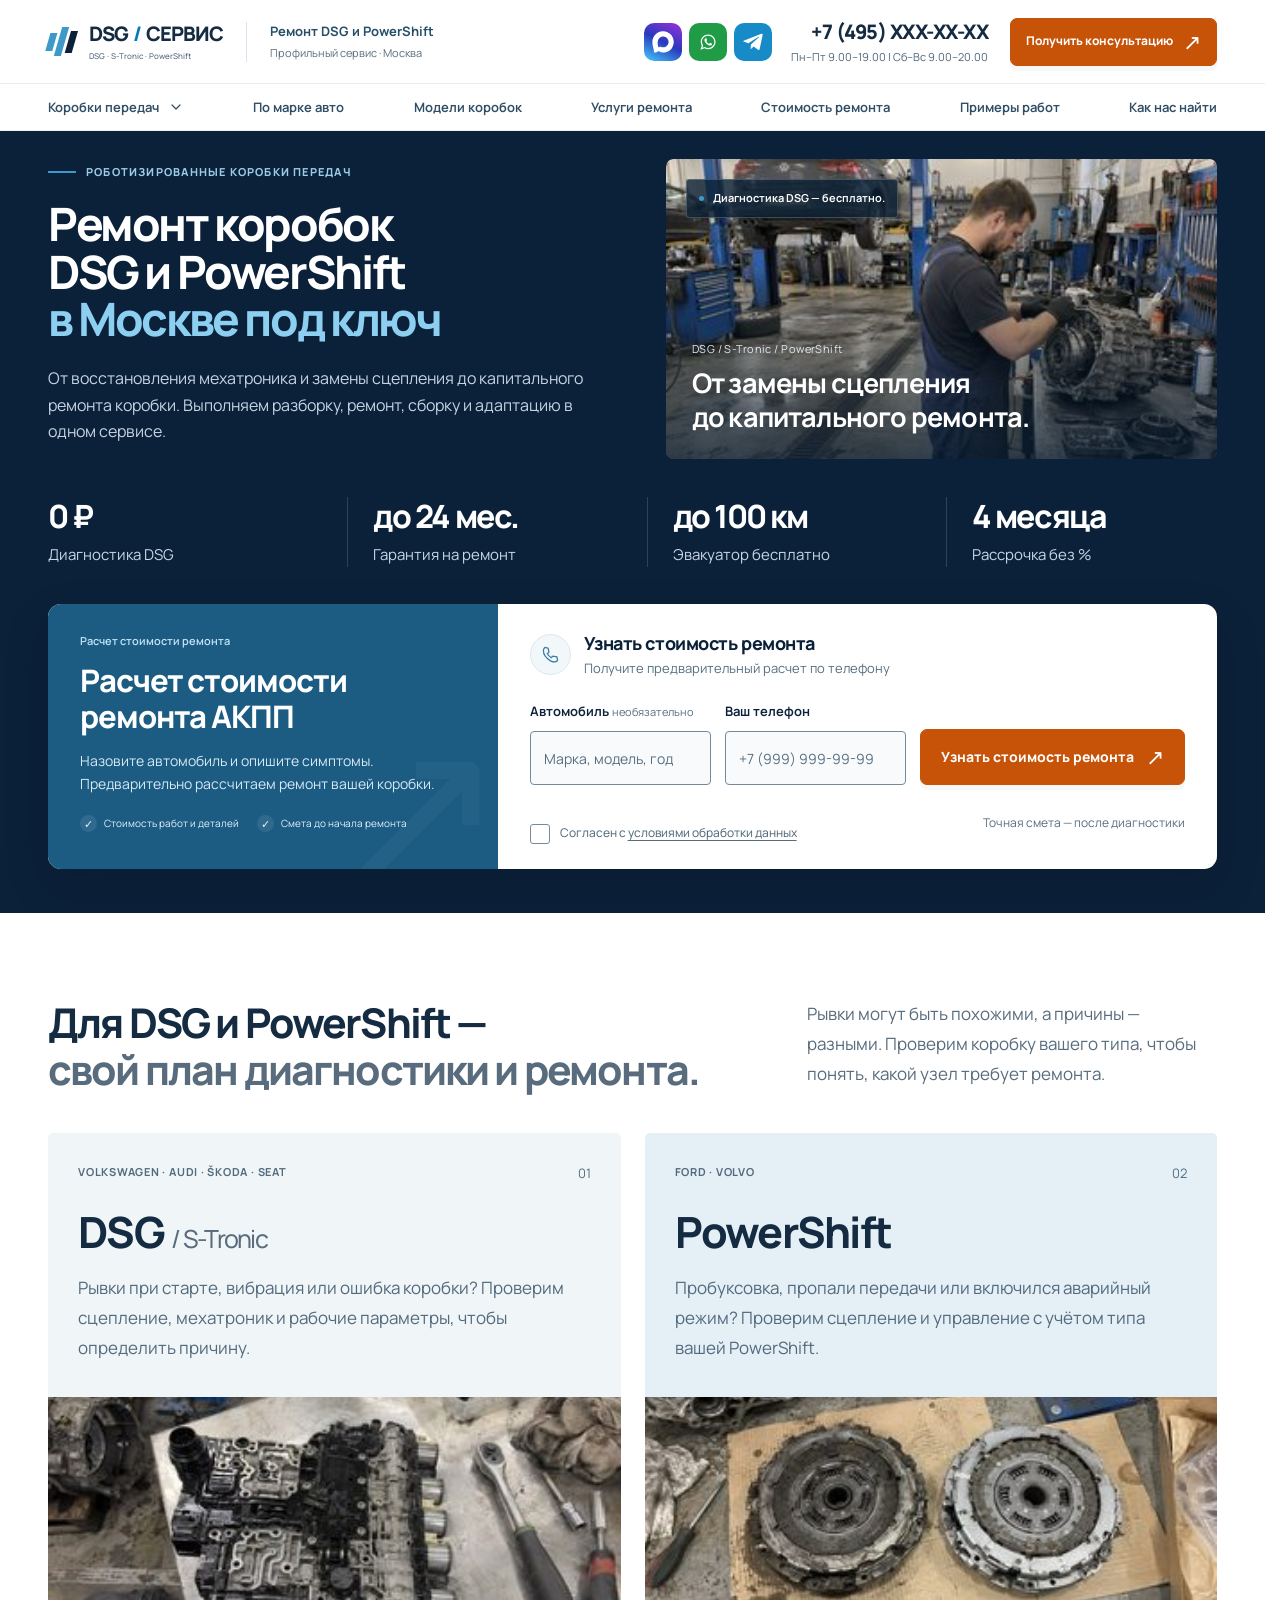
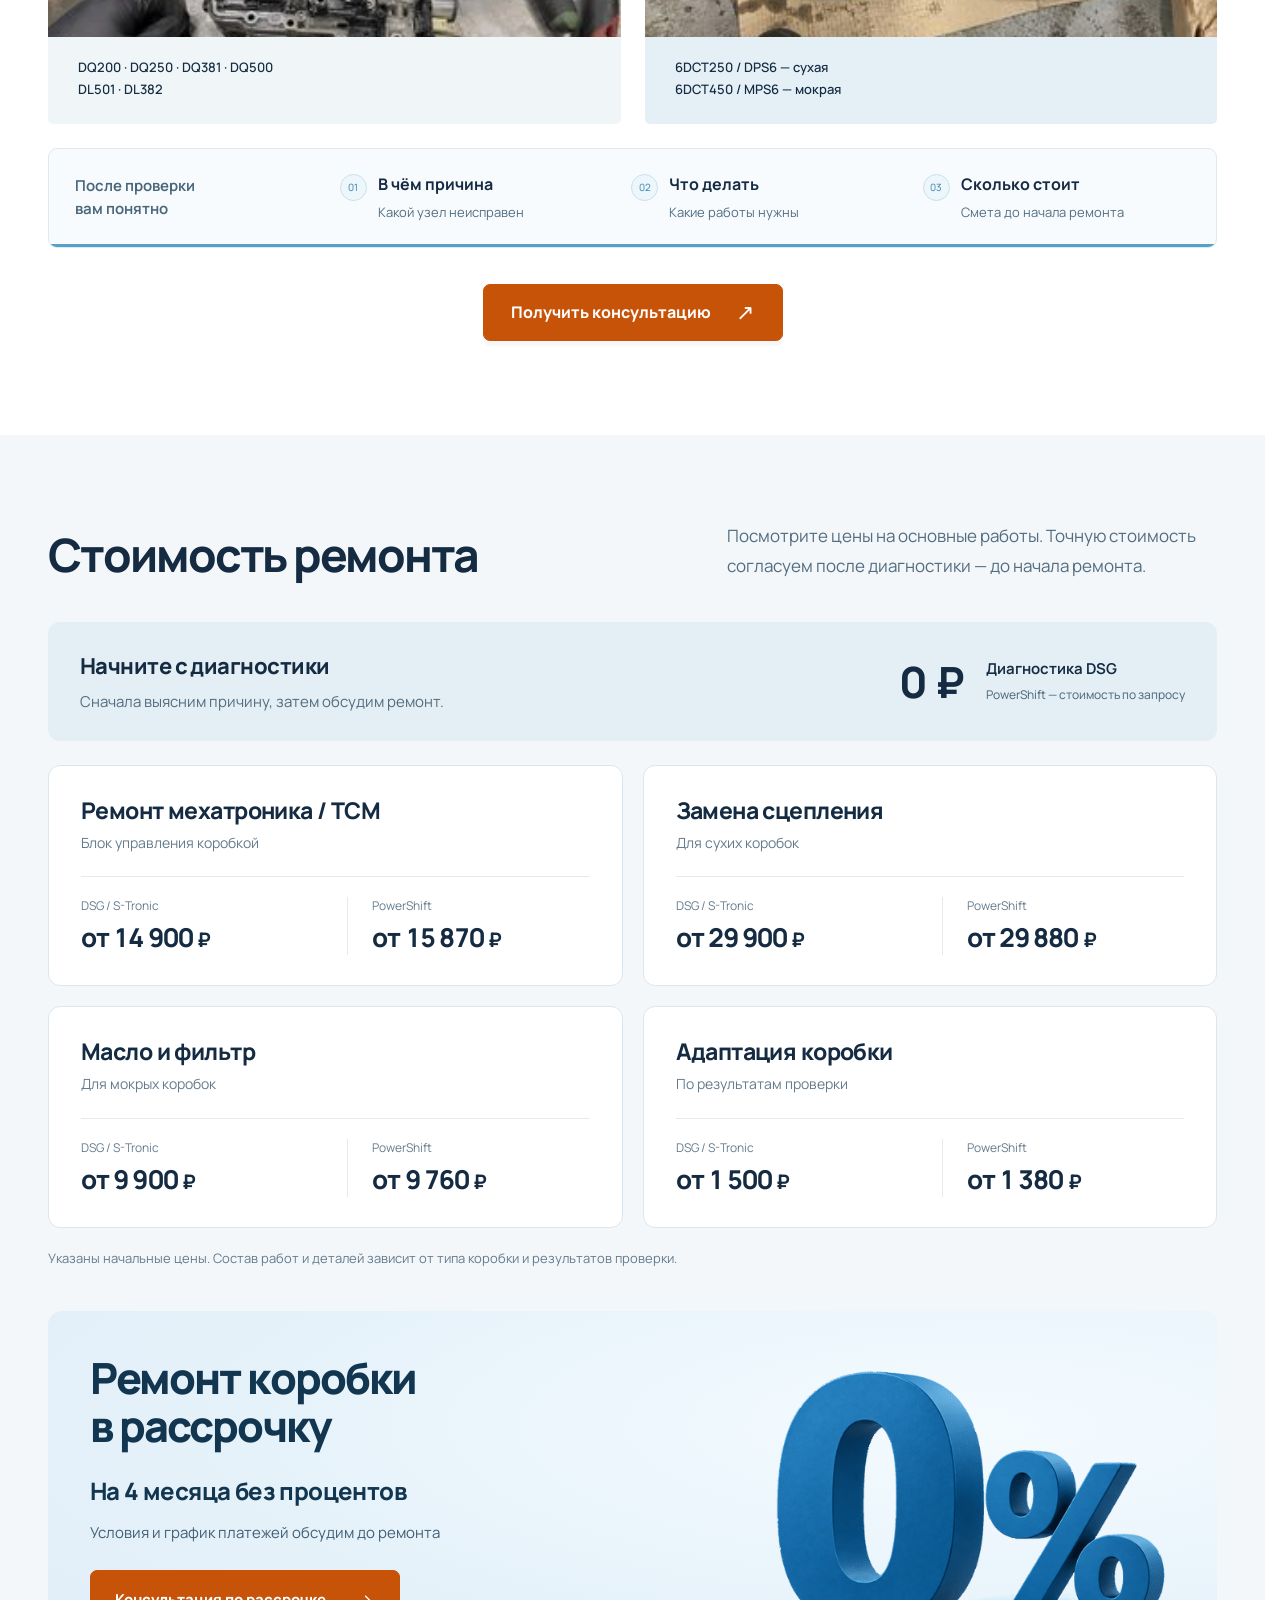
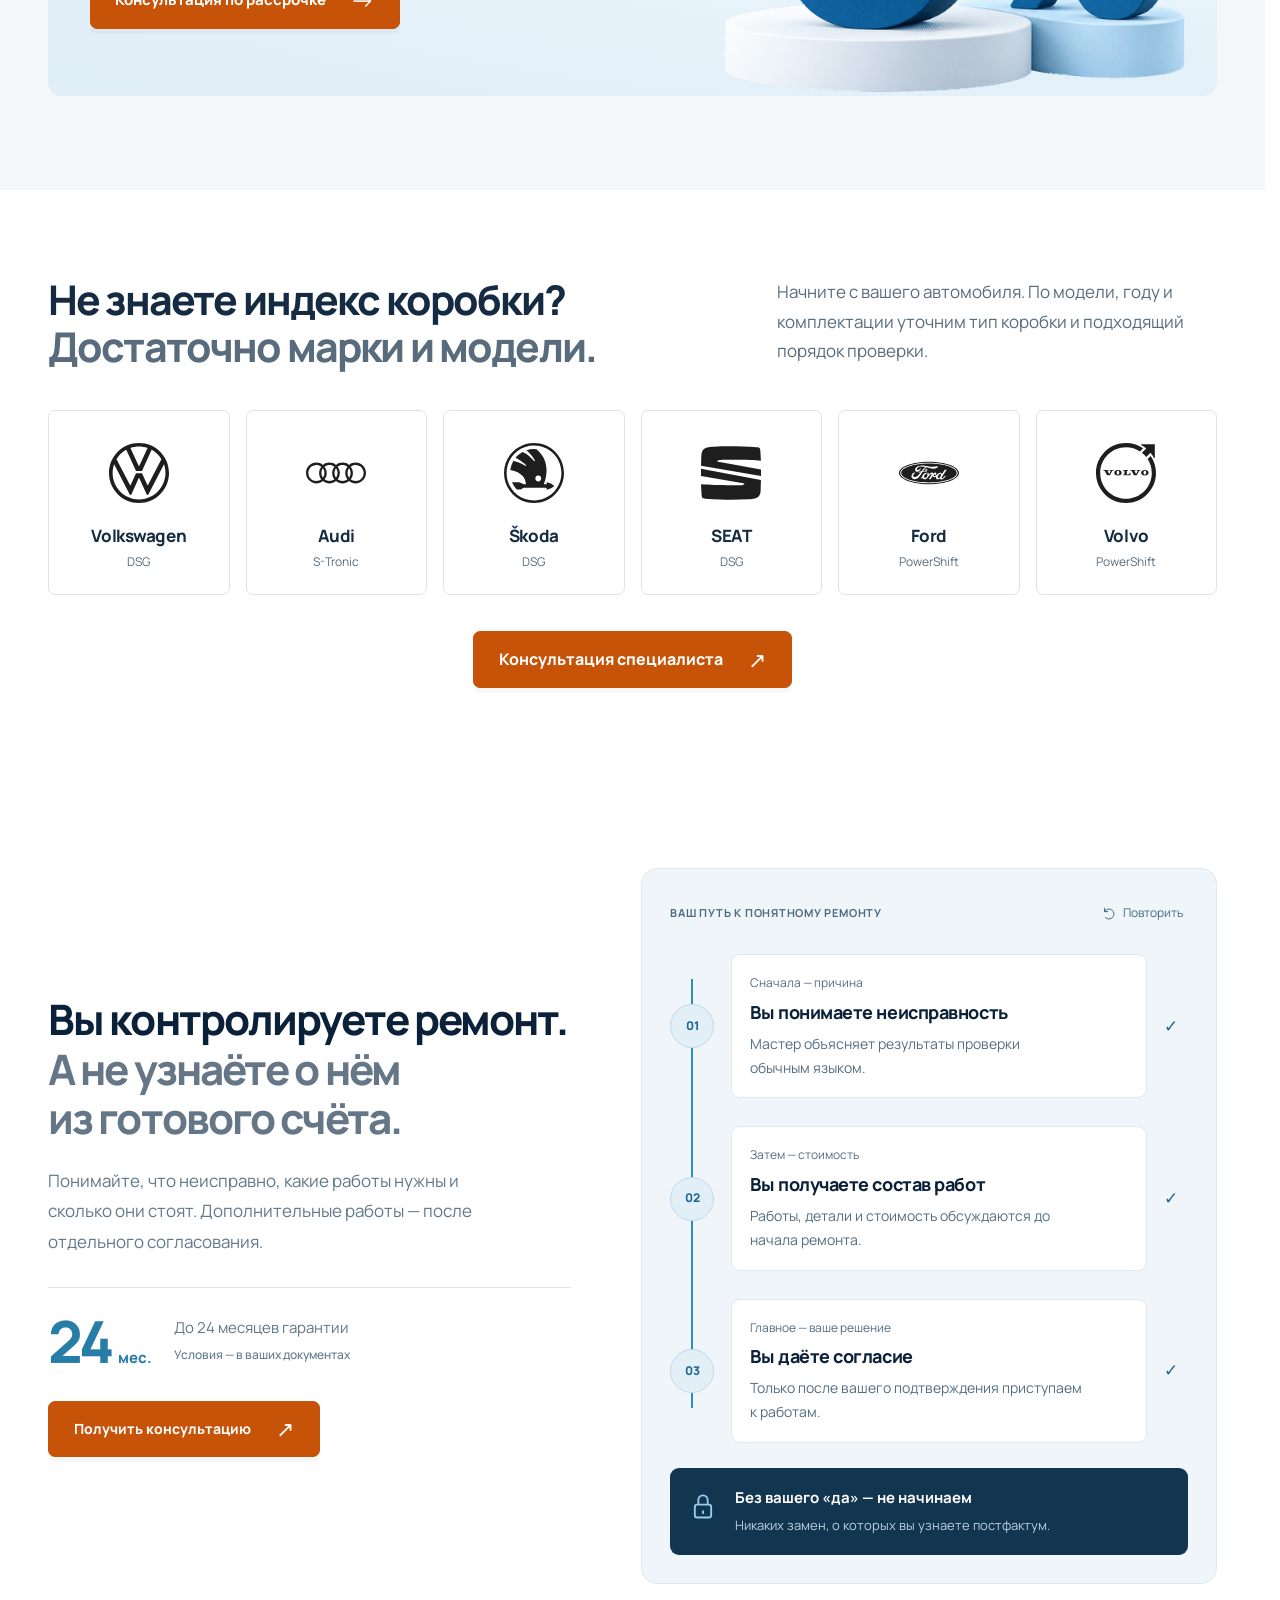
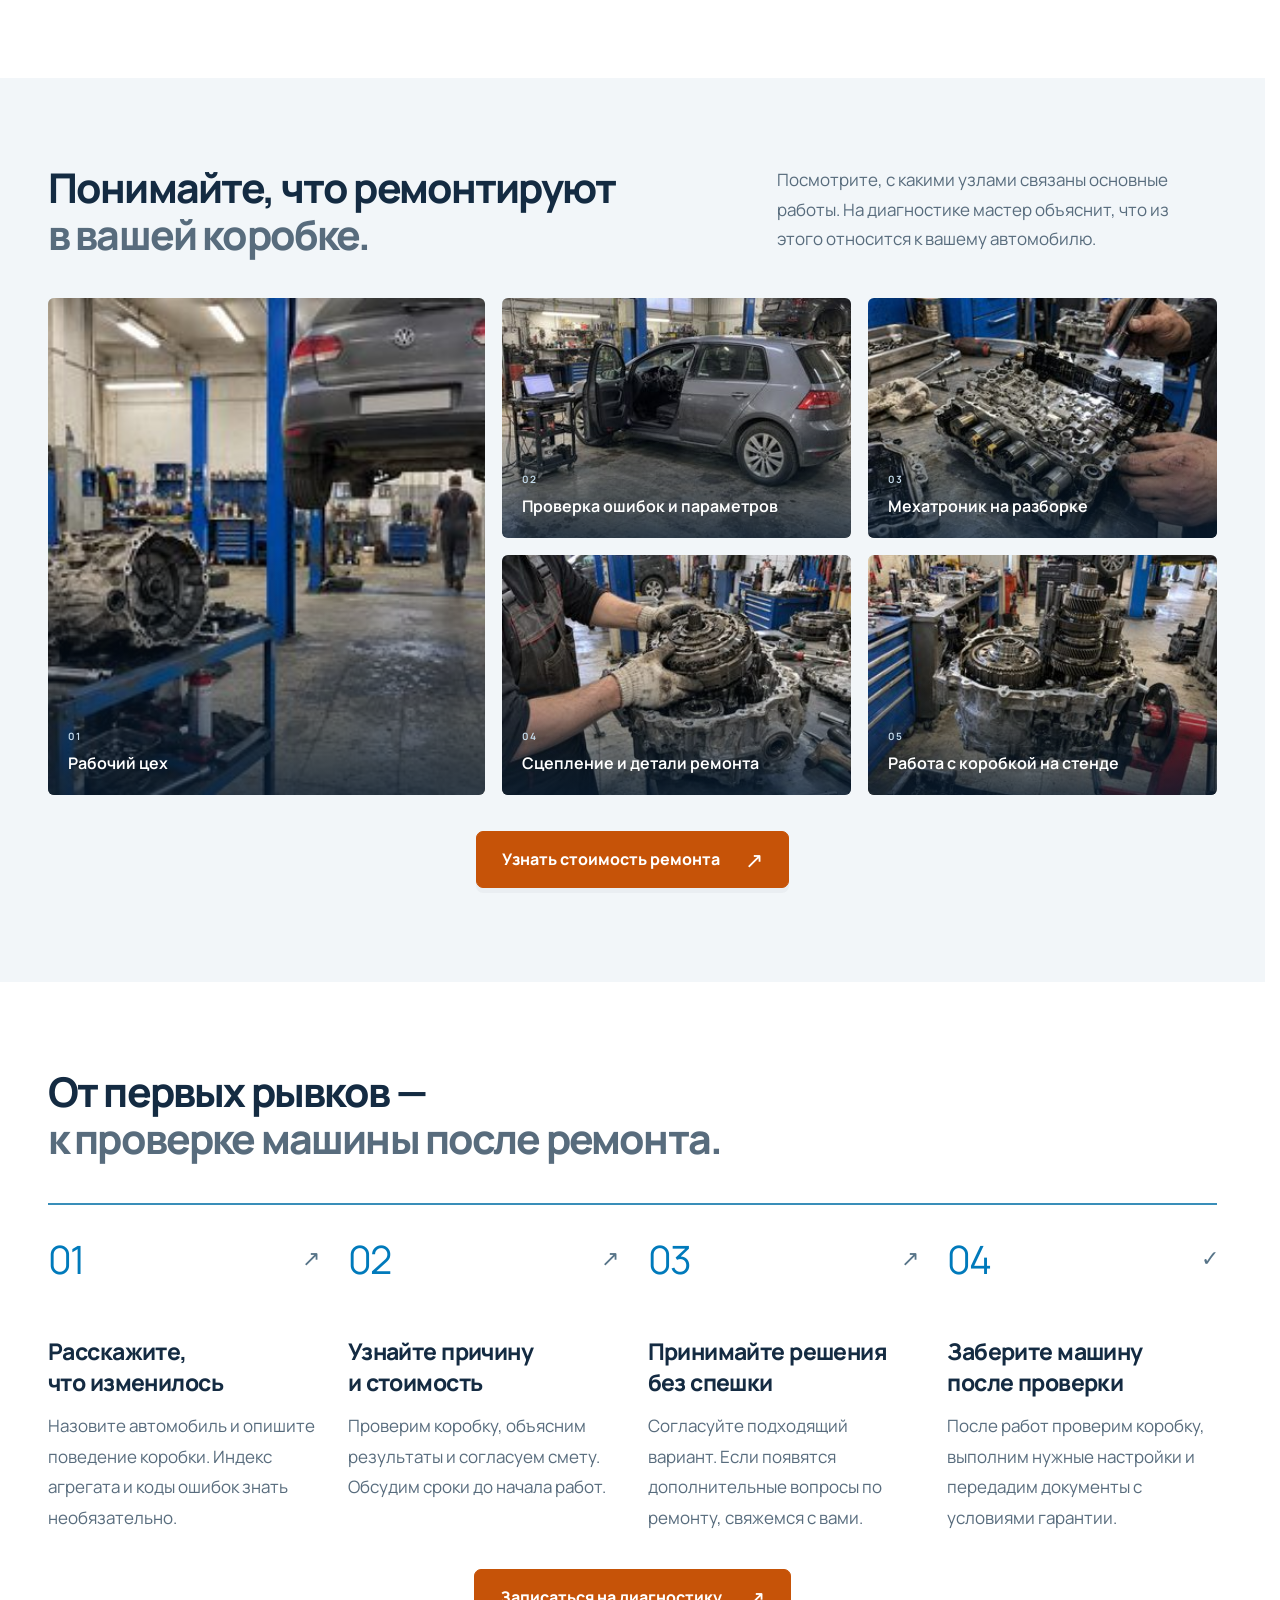
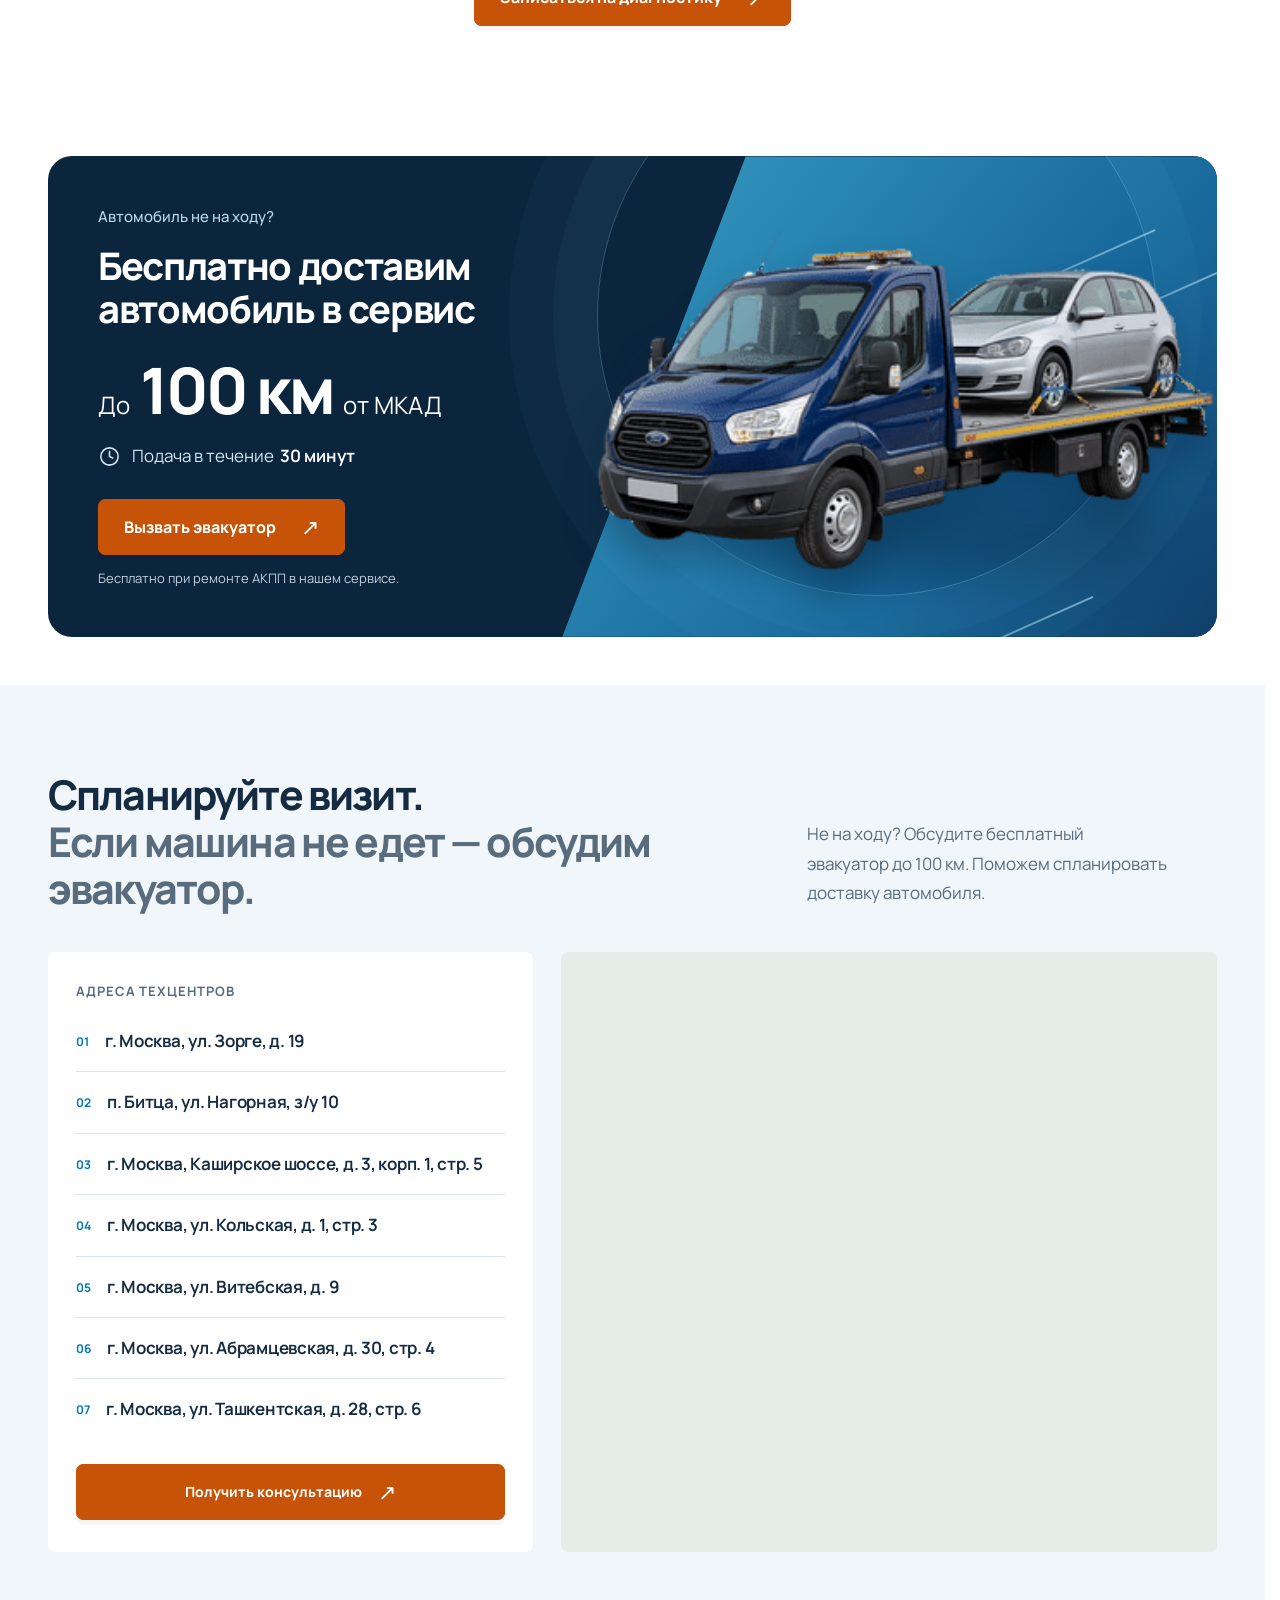
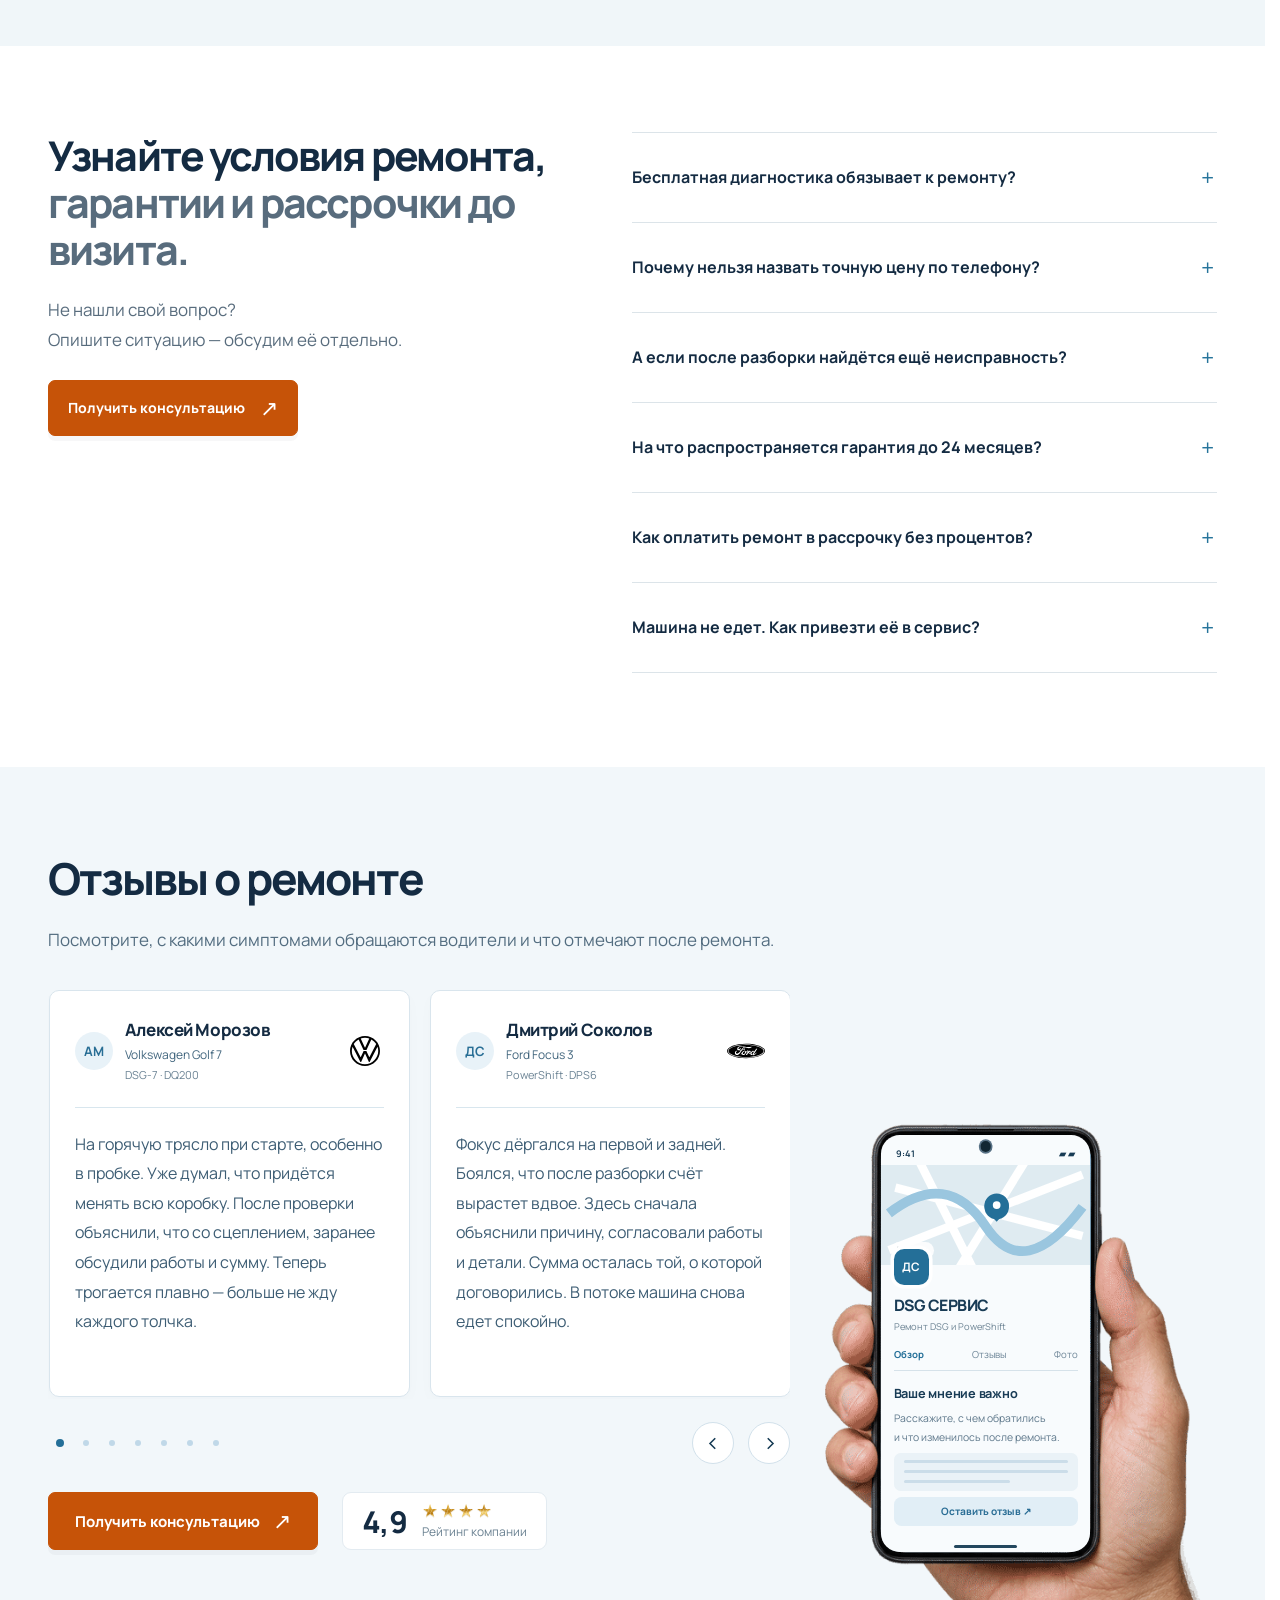
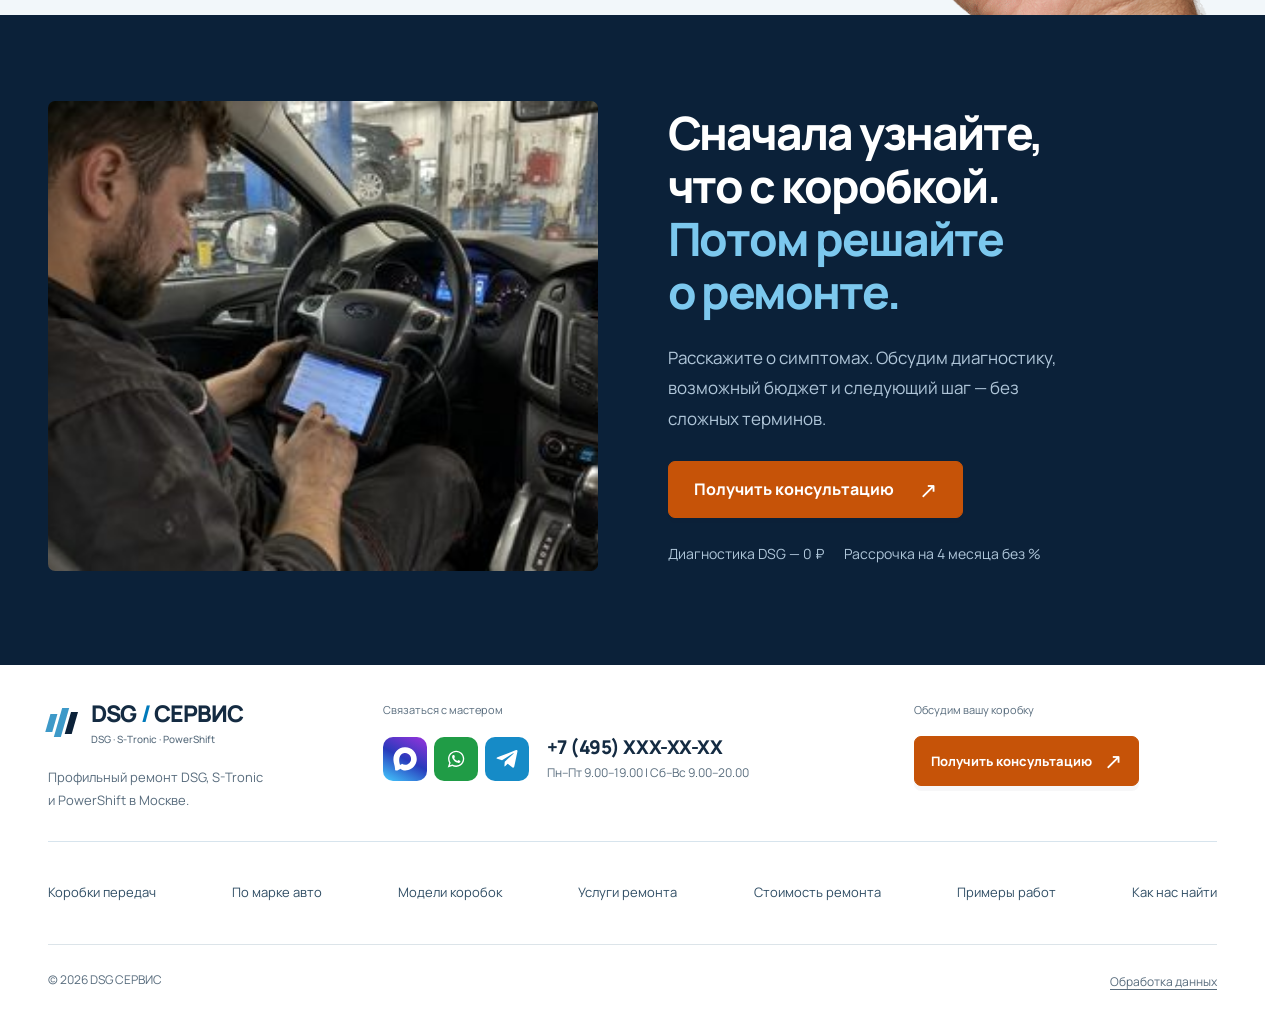
<file: index.html>
<!doctype html>
<html lang="ru">
<head>
  <meta charset="utf-8">
  <meta name="viewport" content="width=device-width, initial-scale=1, viewport-fit=cover, interactive-widget=resizes-content">
  <meta name="theme-color" content="#0b2139">
  <meta name="color-scheme" content="light">
  <meta name="description" content="Ремонт DSG и PowerShift в Москве: мехатроник, сцепление и капитальный ремонт. Диагностика DSG бесплатно, гарантия до 24 месяцев, эвакуатор до 100 км.">
  <meta name="robots" content="noindex, nofollow">
  <meta property="og:title" content="Ремонт DSG и PowerShift в Москве — DSG СЕРВИС">
  <meta property="og:description" content="Мехатроник, сцепление и капитальный ремонт роботизированных коробок. Гарантия до 24 месяцев.">
  <meta property="og:image" content="assets/images/hero-phone.jpg">
  <title>Ремонт DSG и PowerShift в Москве — DSG СЕРВИС</title>
  <link rel="icon" href="assets/icons/favicon.svg" type="image/svg+xml">
  <link rel="stylesheet" href="assets/css/site.css">

  <link rel="stylesheet" href="assets/css/components/pricing.css"><link rel="stylesheet" href="assets/css/components/reviews.css"><link rel="stylesheet" href="assets/css/components/tow.css">
  <script src="assets/js/config.js" defer></script>
  <script src="assets/js/site.js" defer></script>
</head>
<body data-lead-image="home-modal"><a class="skip-link" href="#main">Перейти к содержанию</a><header class="site-header"><div class="container header-inner"><a class="brand" href="./" aria-label="DSG СЕРВИС — главная"><span class="brand-symbol" aria-hidden="true"><i></i><i></i><i></i></span><span class="brand-name">DSG<span class="brand-slash">/</span>СЕРВИС<small>DSG · S-Tronic · PowerShift</small></span></a><div class="header-specialty"><strong>Ремонт DSG и PowerShift</strong><span>Профильный сервис · Москва</span></div><div class="messengers" aria-label="Мессенджеры"><button type="button" class="messenger messenger-max" data-contact="MAX" aria-label="Написать в MAX" title="MAX"><img src="assets/icons/messengers/max.svg" alt="" width="24" height="24"></button><button type="button" class="messenger messenger-whatsapp" data-contact="WhatsApp" aria-label="Написать в WhatsApp" title="WhatsApp"><img src="assets/icons/messengers/whatsapp.svg" alt="" width="24" height="24"></button><button type="button" class="messenger messenger-telegram" data-contact="Telegram" aria-label="Написать в Telegram" title="Telegram"><img src="assets/icons/messengers/telegram.svg" alt="" width="24" height="24"></button></div><div class="phone-block"><span class="phone-placeholder">+7 (495) XXX-XX-XX</span><small>Пн–Пт 9.00–19.00 <br>Сб–Вс 9.00–20.00</small></div><button type="button" class="button button-orange" data-open-lead="consult">Получить консультацию<span aria-hidden="true">↗</span></button><button class="menu-toggle" aria-label="Открыть меню" aria-expanded="false" aria-controls="mobile-menu"><span></span><span></span><span></span></button></div><div class="site-nav-row"><nav class="container desktop-nav" aria-label="Основная навигация"><details class="gearbox-dropdown"><summary aria-label="Открыть раздел коробок передач">Коробки передач<svg class="dropdown-chevron" viewBox="0 0 24 24" fill="none" stroke="currentColor" stroke-width="1.8" stroke-linecap="round" stroke-linejoin="round" aria-hidden="true" focusable="false"><path d="m6 9 6 6 6-6"/></svg></summary><div class="gearbox-dropdown-panel"><a href="dsg/"><strong>DSG / S-Tronic</strong><span>Volkswagen · Audi · Škoda · SEAT</span></a><a href="404/"><strong>PowerShift</strong><span>Ford · Volvo</span></a><a href="404/"><strong>DCT китайских авто</strong><span>Chery · Geely · Haval и другие</span></a></div></details><a href="brands/">По марке авто</a><a href="gearboxes/#gearbox-catalog">Модели коробок</a><a href="gearboxes/#services">Услуги ремонта</a><a href="./#prices">Стоимость ремонта</a><a href="./#gallery">Примеры работ</a><a href="./#addresses">Как нас найти</a></nav></div><nav id="mobile-menu" class="mobile-menu" aria-label="Мобильная навигация" hidden><details class="gearbox-dropdown"><summary aria-label="Открыть раздел коробок передач">Коробки передач<svg class="dropdown-chevron" viewBox="0 0 24 24" fill="none" stroke="currentColor" stroke-width="1.8" stroke-linecap="round" stroke-linejoin="round" aria-hidden="true" focusable="false"><path d="m6 9 6 6 6-6"/></svg></summary><div class="gearbox-dropdown-panel"><a href="dsg/"><strong>DSG / S-Tronic</strong><span>Volkswagen · Audi · Škoda · SEAT</span></a><a href="404/"><strong>PowerShift</strong><span>Ford · Volvo</span></a><a href="404/"><strong>DCT китайских авто</strong><span>Chery · Geely · Haval и другие</span></a></div></details><a href="brands/">По марке авто</a><a href="gearboxes/#gearbox-catalog">Модели коробок</a><a href="gearboxes/#services">Услуги ремонта</a><a href="./#prices">Стоимость ремонта</a><a href="./#gallery">Примеры работ</a><a href="./#addresses">Как нас найти</a><a href="./#guarantee">Гарантия на ремонт</a><a href="./#faq">Ответы мастера</a></nav></header><main id="main"><section class="hero" aria-labelledby="hero-title"><div class="container hero-grid"><div class="hero-copy"><p class="eyebrow light"><span></span> Роботизированные коробки передач</p><h1 id="hero-title">Ремонт коробок<br>DSG и PowerShift<br><span>в Москве под ключ</span></h1><p class="hero-description">От восстановления мехатроника и замены сцепления до капитального ремонта коробки. Выполняем разборку, ремонт, сборку и адаптацию в одном сервисе.</p><div class="hero-promise"><span>✓</span><p><strong>До 24 месяцев гарантии</strong>  <br>Условия для вашего ремонта — в документах</p></div></div><div class="hero-visual"><img src="assets/images/hero-phone.jpg" alt="Мастер ремонтирует коробку на верстаке в рабочем цехе" width="900" height="675" srcset="assets/images/responsive/hero-phone-320.jpg 320w, assets/images/responsive/hero-phone-480.jpg 480w, assets/images/responsive/hero-phone-640.jpg 640w, assets/images/hero-phone.jpg 900w" sizes="(max-width:700px) calc(100vw - 40px), (max-width:1190px) 45vw, 650px" decoding="async" loading="eager" fetchpriority="high"><div class="photo-label"><span class="photo-dot"></span> Диагностика DSG — бесплатно.</div><div class="hero-photo-caption"><span>DSG / S-Tronic / PowerShift</span><strong>От замены сцепления<br>до капитального ремонта.</strong></div></div></div>
<div class="container"><div class="hero-benefits"><div><strong>0 ₽</strong><span>Диагностика DSG</span></div><div><strong>до 24 мес.</strong><span>Гарантия на ремонт</span></div><div><strong>до 100 км</strong><span>Эвакуатор бесплатно</span></div><div><strong>4 месяца</strong><span>Рассрочка без %</span></div></div>
<form class="hero-form inquiry-form" id="hero-form" novalidate><div class="inquiry-intro"><span class="inquiry-kicker">Расчет стоимости ремонта</span><h2>Расчет стоимости<br>ремонта АКПП</h2><p>Назовите автомобиль и опишите симптомы.<br>Предварительно рассчитаем ремонт вашей коробки.</p><div class="inquiry-outcomes" aria-label="Что обсудим"><span><i aria-hidden="true">✓</i> Стоимость работ и деталей</span><span><i aria-hidden="true">✓</i> Смета до начала ремонта</span></div><span class="inquiry-watermark" aria-hidden="true">↗</span></div><div class="inquiry-fields"><div class="inquiry-field-heading"><span class="inquiry-call-icon" aria-hidden="true"><svg viewBox="0 0 24 24" fill="none" stroke="currentColor" stroke-width="1.6"><path d="m5 3 4 1 1 5-2 2a14 14 0 0 0 5 5l2-2 5 1 1 4c-1 3-5 3-9 1C7 17 3 12 3 7c0-2 1-3 2-4Z"/></svg></span><div><strong>Узнать стоимость ремонта</strong><p>Получите предварительный расчет по телефону</p></div></div><div class="inquiry-inputs"><div class="hero-form-field"><label for="hero-car">Автомобиль <span>необязательно</span></label><input id="hero-car" name="car" placeholder="Марка, модель, год" autocomplete="off"></div><div class="hero-form-field"><label for="hero-phone">Ваш телефон</label><input id="hero-phone" name="phone" type="tel" inputmode="tel" autocomplete="tel" placeholder="+7 (999) 999-99-99" required maxlength="18" aria-describedby="hero-error"></div><button type="submit" class="button button-orange">Узнать стоимость ремонта<span aria-hidden="true">↗</span></button></div><div class="inquiry-bottom"><label class="consent"><input type="checkbox" name="consent" id="hero-consent" required><span>Согласен с <button type="button" class="privacy-text" data-privacy>условиями обработки данных</button></span></label><p class="inquiry-hint">Точная смета — после диагностики</p></div><p id="hero-error" class="form-error" role="status"></p></div></form></div></section>
<section class="section specialization-section" id="specialization" aria-labelledby="specialization-title"><div class="container">
      <div class="section-heading"><div><h2 id="specialization-title">Для DSG и PowerShift — <br><span class="muted">свой план диагностики и ремонта.</span></h2></div><p class="section-intro">Рывки могут быть похожими, а причины — разными. Проверим коробку вашего типа, чтобы понять, какой узел требует ремонта.</p></div>
      <div class="family-grid">
        <article class="family-card family-dsg"><div class="family-top"><span class="small-label">Volkswagen · Audi · Škoda · SEAT</span><span class="family-index">01</span></div><h3>DSG <span>/ S-Tronic</span></h3><p>Рывки при старте, вибрация или ошибка коробки? Проверим сцепление, мехатроник и рабочие параметры, чтобы определить причину.</p><div class="family-photo"><img src="assets/images/mechatronic-phone.jpg" alt="Мехатроник DSG на рабочем столе" width="800" height="600" srcset="assets/images/responsive/mechatronic-phone-320.jpg 320w, assets/images/responsive/mechatronic-phone-480.jpg 480w, assets/images/responsive/mechatronic-phone-640.jpg 640w, assets/images/mechatronic-phone.jpg 800w" sizes="(max-width:700px) calc(100vw - 40px), (max-width:1190px) 45vw, 650px" decoding="async" loading="lazy"></div><div class="family-bottom"><span>DQ200 · DQ250 · DQ381 · DQ500   <br>DL501 · DL382</span></div></article>
        <article class="family-card family-ps"><div class="family-top"><span class="small-label">Ford · Volvo</span><span class="family-index">02</span></div><h3>PowerShift</h3><p>Пробуксовка, пропали передачи или включился аварийный режим? Проверим сцепление и управление с учётом типа вашей PowerShift.</p><div class="family-photo"><img src="assets/images/clutch-phone.jpg" alt="Двойное сцепление на полу цеха" width="800" height="600" srcset="assets/images/responsive/clutch-phone-320.jpg 320w, assets/images/responsive/clutch-phone-480.jpg 480w, assets/images/responsive/clutch-phone-640.jpg 640w, assets/images/clutch-phone.jpg 800w" sizes="(max-width:700px) calc(100vw - 40px), (max-width:1190px) 45vw, 650px" decoding="async" loading="lazy"></div><div class="family-bottom"><span>6DCT250 / DPS6 — сухая   <br>6DCT450 / MPS6 — мокрая</span></div></article>
      </div>
    <div class="diagnostic-route" aria-label="Что вы получите после проверки"><div class="route-line" aria-hidden="true"><span></span></div><span class="route-caption">После проверки вам понятно</span><div class="route-item"><i aria-hidden="true">01</i><strong>В чём причина</strong><span>Какой узел неисправен</span></div><div class="route-item"><i aria-hidden="true">02</i><strong>Что делать</strong><span>Какие работы нужны</span></div><div class="route-item"><i aria-hidden="true">03</i><strong>Сколько стоит</strong><span>Смета до начала ремонта</span></div></div><div class="section-cta"><button type="button" class="button button-orange" data-open-lead="family" >Получить консультацию<span aria-hidden="true">↗</span></button></div></div></section>
<section class="section repair-budget" id="prices" aria-labelledby="prices-title"><div class="container"><div class="budget-heading"><h2 id="prices-title">Стоимость ремонта</h2><p>Посмотрите цены на основные работы. Точную стоимость согласуем после диагностики — до начала ремонта.</p></div><div class="budget-diagnostics"><div><strong>Начните с диагностики</strong><p>Сначала выясним причину, затем обсудим ремонт.</p></div><div class="diagnostics-price"><strong>0 ₽</strong><span>Диагностика DSG<br><small>PowerShift — стоимость по запросу</small></span></div></div><div class="repair-price-grid"><article class="repair-price"><div class="repair-price-heading"><h3>Ремонт мехатроника / TCM</h3><p>Блок управления коробкой</p></div><dl><div><dt>DSG / S-Tronic</dt><dd>от 14 900 <span>₽</span></dd></div><div><dt>PowerShift</dt><dd>от 15 870 <span>₽</span></dd></div></dl></article><article class="repair-price"><div class="repair-price-heading"><h3>Замена сцепления</h3><p>Для сухих коробок</p></div><dl><div><dt>DSG / S-Tronic</dt><dd>от 29 900 <span>₽</span></dd></div><div><dt>PowerShift</dt><dd>от 29 880 <span>₽</span></dd></div></dl></article><article class="repair-price"><div class="repair-price-heading"><h3>Масло и фильтр</h3><p>Для мокрых коробок</p></div><dl><div><dt>DSG / S-Tronic</dt><dd>от 9 900 <span>₽</span></dd></div><div><dt>PowerShift</dt><dd>от 9 760 <span>₽</span></dd></div></dl></article><article class="repair-price"><div class="repair-price-heading"><h3>Адаптация коробки</h3><p>По результатам проверки</p></div><dl><div><dt>DSG / S-Tronic</dt><dd>от 1 500 <span>₽</span></dd></div><div><dt>PowerShift</dt><dd>от 1 380 <span>₽</span></dd></div></dl></article></div><p class="budget-note">Указаны начальные цены. Состав работ и деталей зависит от типа коробки и результатов проверки.</p><aside class="financing-banner" id="installment" aria-labelledby="installment-title"><div class="financing-copy"><h3 id="installment-title">Ремонт коробки<br>в рассрочку</h3><p class="financing-offer">На 4 месяца без процентов</p><p class="financing-detail">Условия и график платежей обсудим до ремонта</p><button type="button" class="button button-orange" data-open-lead="installment">Консультация по рассрочке<span aria-hidden="true">→</span></button></div><img class="financing-art" src="assets/images/installment-percent.png" alt="" width="640" height="427" srcset="assets/images/responsive/installment-percent-320.png 320w, assets/images/responsive/installment-percent-480.png 480w, assets/images/installment-percent.png 640w" sizes="(max-width:700px) 320px, 560px" decoding="async" loading="lazy"></aside></div></section>
<section class="section brands-section" id="brands" aria-labelledby="brands-title"><div class="container"><div class="section-heading"><div><h2 id="brands-title">Не знаете индекс коробки?  <br><span class="muted">Достаточно марки и модели.</span></h2></div><p class="section-intro">Начните с вашего автомобиля. По модели, году и комплектации уточним тип коробки и подходящий порядок проверки.</p></div><div class="brand-tiles"><div class="brand-tile"><div class="brand-logo"><img src="assets/icons/brands/volkswagen.svg" alt="Логотип Volkswagen" width="100" height="70" loading="lazy"></div><h3>Volkswagen</h3><p>DSG</p></div><div class="brand-tile"><div class="brand-logo"><img src="assets/icons/brands/audi.svg" alt="Логотип Audi" width="100" height="70" loading="lazy"></div><h3>Audi</h3><p>S-Tronic</p></div><div class="brand-tile"><div class="brand-logo"><img src="assets/icons/brands/skoda.svg" alt="Логотип Skoda" width="100" height="70" loading="lazy"></div><h3>Škoda</h3><p>DSG</p></div><div class="brand-tile"><div class="brand-logo"><img src="assets/icons/brands/seat.svg" alt="Логотип Seat" width="100" height="70" loading="lazy"></div><h3>SEAT</h3><p>DSG</p></div><div class="brand-tile"><div class="brand-logo"><img src="assets/icons/brands/ford.svg" alt="Логотип Ford" width="100" height="70" loading="lazy"></div><h3>Ford</h3><p>PowerShift</p></div><div class="brand-tile"><div class="brand-logo"><img src="assets/icons/brands/volvo.svg" alt="Логотип Volvo" width="100" height="70" loading="lazy"></div><h3>Volvo</h3><p>PowerShift</p></div></div><div class="section-cta"><button type="button" class="button button-orange" data-open-lead="car" >Консультация специалиста<span aria-hidden="true">↗</span></button></div></div></section>
<section class="section certainty-section approval-section" id="guarantee" aria-labelledby="certainty-title"><div class="container approval-grid"><div class="approval-copy"><h2 id="certainty-title">Вы контролируете ремонт. <br><span class="muted">А не узнаёте о нём <br>из готового счёта.</span></h2><p>Понимайте, что неисправно, какие работы нужны и сколько они стоят. Дополнительные работы — после отдельного согласования.</p><div class="approval-guarantee"><span class="approval-guarantee-number">24<span>мес.</span></span><p>До 24 месяцев гарантии <br><strong>Условия — в ваших документах</strong></p></div><button type="button" class="button button-orange" data-open-lead="guarantee">Получить консультацию<span aria-hidden="true">↗</span></button></div><div class="approval-board" aria-label="Порядок согласования ремонта"><div class="approval-board-top"><span class="small-label">Ваш путь к понятному ремонту</span><button type="button" class="replay-motion" id="replay-approval" aria-label="Повторить анимацию согласования ремонта"><svg viewBox="0 0 24 24" fill="none" stroke="currentColor" stroke-width="1.6" aria-hidden="true"><path d="M4 9a8 8 0 1 1 1 9M4 3v6h6"/></svg>Повторить</button></div><div class="approval-flow"><div class="approval-rail" aria-hidden="true"><span class="approval-rail-fill"></span></div><article class="approval-step"><span class="approval-step-index">01</span><div><span class="approval-step-label">Сначала — причина</span><h3>Вы понимаете неисправность</h3><p>Мастер объясняет результаты проверки обычным языком.</p></div><span class="approval-step-check" aria-hidden="true">✓</span></article><article class="approval-step"><span class="approval-step-index">02</span><div><span class="approval-step-label">Затем — стоимость</span><h3>Вы получаете состав работ</h3><p>Работы, детали и стоимость обсуждаются до начала ремонта.</p></div><span class="approval-step-check" aria-hidden="true">✓</span></article><article class="approval-step"><span class="approval-step-index">03</span><div><span class="approval-step-label">Главное — ваше решение</span><h3>Вы даёте согласие</h3><p>Только после вашего подтверждения приступаем к работам.</p></div><span class="approval-step-check" aria-hidden="true">✓</span></article></div><div class="approval-decision"><span class="approval-lock" aria-hidden="true"><svg viewBox="0 0 24 24" fill="none" stroke="currentColor" stroke-width="1.6"><rect x="5" y="10" width="14" height="11" rx="2"/><path d="M8 10V6a4 4 0 0 1 8 0v4m-4 5v3"/></svg></span><div><strong>Без вашего «да» — не начинаем</strong><p>Никаких замен, о которых вы узнаете постфактум.</p></div></div></div></div></section>
<section class="section gallery-section" id="gallery" aria-labelledby="gallery-title"><div class="container"><div class="section-heading"><div><h2 id="gallery-title">Понимайте, что ремонтируют <br><span class="muted">в вашей коробке.</span></h2></div><p class="section-intro">Посмотрите, с какими узлами связаны основные работы. На диагностике мастер объяснит, что из этого относится к вашему автомобилю.</p></div><div class="workshop-gallery"><figure class="gallery-item gallery-item-1"><img src="assets/images/shop-phone.jpg" alt="Рабочий цех" width="800" height="600" srcset="assets/images/responsive/shop-phone-320.jpg 320w, assets/images/responsive/shop-phone-480.jpg 480w, assets/images/responsive/shop-phone-640.jpg 640w, assets/images/shop-phone.jpg 800w" sizes="(max-width:700px) calc(100vw - 40px), (max-width:1190px) 45vw, 650px" decoding="async" loading="lazy"><figcaption><span>01</span>Рабочий цех</figcaption></figure><figure class="gallery-item gallery-item-2"><img src="assets/images/diagnostic-phone.jpg" alt="Проверка ошибок и параметров" width="800" height="600" srcset="assets/images/responsive/diagnostic-phone-320.jpg 320w, assets/images/responsive/diagnostic-phone-480.jpg 480w, assets/images/responsive/diagnostic-phone-640.jpg 640w, assets/images/diagnostic-phone.jpg 800w" sizes="(max-width:700px) calc(100vw - 40px), (max-width:1190px) 45vw, 650px" decoding="async" loading="lazy"><figcaption><span>02</span>Проверка ошибок и параметров</figcaption></figure><figure class="gallery-item gallery-item-3"><img src="assets/images/home-mechatronic-detail.jpg" alt="Осмотр гидроблока DSG на рабочем столе" width="800" height="600" srcset="assets/images/responsive/home-mechatronic-detail-320.jpg 320w, assets/images/responsive/home-mechatronic-detail-480.jpg 480w, assets/images/responsive/home-mechatronic-detail-640.jpg 640w, assets/images/home-mechatronic-detail.jpg 800w" sizes="(max-width:700px) calc(100vw - 40px), (max-width:1190px) 45vw, 650px" decoding="async" loading="lazy"><figcaption><span>03</span>Мехатроник на разборке</figcaption></figure><figure class="gallery-item gallery-item-4"><img src="assets/images/home-clutch-fitting.jpg" alt="Установка двойного сцепления в корпус коробки" width="800" height="600" srcset="assets/images/responsive/home-clutch-fitting-320.jpg 320w, assets/images/responsive/home-clutch-fitting-480.jpg 480w, assets/images/responsive/home-clutch-fitting-640.jpg 640w, assets/images/home-clutch-fitting.jpg 800w" sizes="(max-width:700px) calc(100vw - 40px), (max-width:1190px) 45vw, 650px" decoding="async" loading="lazy"><figcaption><span>04</span>Сцепление и детали ремонта</figcaption></figure><figure class="gallery-item gallery-item-5"><img src="assets/images/home-gearbox-stand.jpg" alt="Разобранная коробка на ремонтном стенде" width="800" height="600" srcset="assets/images/responsive/home-gearbox-stand-320.jpg 320w, assets/images/responsive/home-gearbox-stand-480.jpg 480w, assets/images/responsive/home-gearbox-stand-640.jpg 640w, assets/images/home-gearbox-stand.jpg 800w" sizes="(max-width:700px) calc(100vw - 40px), (max-width:1190px) 45vw, 650px" decoding="async" loading="lazy"><figcaption><span>05</span>Работа с коробкой на стенде</figcaption></figure></div><div class="section-cta"><button type="button" class="button button-orange" data-open-lead="repair" >Узнать стоимость ремонта<span aria-hidden="true">↗</span></button></div></div></section>
<section class="section process-section" id="process" aria-labelledby="process-title"><div class="container"><div class="section-heading"><div><h2 id="process-title">От первых рывков — <br><span class="muted">к проверке машины после ремонта.</span></h2></div></div><div class="process-grid"><div class="process-track" aria-hidden="true"><span></span></div><article><span class="step-number">01<span>↗</span></span><h3>Расскажите,   <br>что изменилось</h3><p>Назовите автомобиль и опишите поведение коробки. Индекс агрегата и коды ошибок знать необязательно.</p></article><article><span class="step-number">02<span>↗</span></span><h3>Узнайте причину   <br>и стоимость</h3><p>Проверим коробку, объясним результаты и согласуем смету. Обсудим сроки до начала работ.</p></article><article><span class="step-number">03<span>↗</span></span><h3>Принимайте решения   <br>без спешки</h3><p>Согласуйте подходящий вариант. Если появятся дополнительные вопросы по ремонту, свяжемся с вами.</p></article><article><span class="step-number">04<span>✓</span></span><h3>Заберите машину   <br>после проверки</h3><p>После работ проверим коробку, выполним нужные настройки и передадим документы с условиями гарантии.</p></article></div><div class="section-cta"><button type="button" class="button button-orange" data-open-lead="diagnostic" >Записаться на диагностику<span aria-hidden="true">↗</span></button></div></div></section>
<section class="tow-section-new" id="evacuation" aria-labelledby="tow-title"><div class="container"><div class="tow-banner"><div class="tow-copy"><p class="tow-kicker">Автомобиль не на ходу?</p><h2 id="tow-title">Бесплатно доставим<br>автомобиль в сервис</h2><p class="tow-offer">До <strong>100 км</strong><span>от МКАД</span></p><p class="tow-arrival"><svg viewBox="0 0 24 24" fill="none" stroke="currentColor" stroke-width="1.6" aria-hidden="true"><circle cx="12" cy="12" r="9"/><path d="M12 6v6l4 2"/></svg>Подача в течение <strong>30 минут</strong></p><button type="button" class="button button-orange" data-open-lead="tow">Вызвать эвакуатор<span aria-hidden="true">↗</span></button><p class="tow-condition">Бесплатно при ремонте АКПП в нашем сервисе.</p></div><div class="tow-art tow-flight" aria-hidden="true"><div class="tow-orbit"></div><span class="tow-speed tow-speed-one"></span><span class="tow-speed tow-speed-two"></span><span class="tow-speed tow-speed-three"></span><div class="tow-vehicle"><img src="assets/images/tow-truck-v2.png" alt="" width="720" height="480" srcset="assets/images/responsive/tow-truck-v2-360.png 360w, assets/images/responsive/tow-truck-v2-540.png 540w, assets/images/tow-truck-v2.png 720w" sizes="(max-width:700px) calc(100vw - 40px), (max-width:1100px) 52vw, 680px" decoding="async" loading="lazy"></div></div></div></div></section><section class="section addresses-section" id="addresses" aria-labelledby="addresses-title"><div class="container"><div class="section-heading"><div><h2 id="addresses-title">Спланируйте визит. <br><span class="muted">Если машина не едет — обсудим эвакуатор.</span></h2></div><p class="section-intro">Не на ходу? Обсудите бесплатный эвакуатор до 100 км. Поможем спланировать доставку автомобиля.</p></div><div class="address-map-grid"><div class="address-list"><p class="small-label">Адреса техцентров</p><article class="address-item"><span class="address-index">01</span><div><h3>г. Москва, ул. Зорге, д. 19</h3></div></article><article class="address-item"><span class="address-index">02</span><div><h3>п. Битца, ул. Нагорная, з/у 10</h3></div></article><article class="address-item"><span class="address-index">03</span><div><h3>г. Москва, Каширское шоссе, д. 3, корп. 1, стр. 5</h3></div></article><article class="address-item"><span class="address-index">04</span><div><h3>г. Москва, ул. Кольская, д. 1, стр. 3</h3></div></article><article class="address-item"><span class="address-index">05</span><div><h3>г. Москва, ул. Витебская, д. 9</h3></div></article><article class="address-item"><span class="address-index">06</span><div><h3>г. Москва, ул. Абрамцевская, д. 30, стр. 4</h3></div></article><article class="address-item"><span class="address-index">07</span><div><h3>г. Москва, ул. Ташкентская, д. 28, стр. 6</h3></div></article><div class="address-list-cta"><button type="button" class="button button-orange" data-open-lead="visit" >Получить консультацию<span aria-hidden="true">↗</span></button></div></div><div class="map-panel"><iframe title="Яндекс Карты — адреса семи техцентров" src="https://yandex.ru/map-widget/v1/?lang=ru_RU&amp;scroll=false&amp;source=constructor-api&amp;um=constructor%3A7acbe8f33cc2f4909893309b6e2f296fa644241b7279ef05532a959e83963bf9" width="100%" height="100%" style="display:block;border:0" allowfullscreen loading="lazy"></iframe></div></div></div></section>
<section class="section faq-section" id="faq" aria-labelledby="faq-title"><div class="container faq-grid"><div><h2 id="faq-title">Узнайте условия ремонта, <br><span class="muted">гарантии и рассрочки до визита.</span></h2><p>Не нашли свой вопрос?   <br>Опишите ситуацию — обсудим её отдельно.</p><div class="faq-inline-cta"><button type="button" class="button button-orange" data-open-lead="question" >Получить консультацию<span aria-hidden="true">↗</span></button></div></div><div class="faq-list">
      <details><summary>Бесплатная диагностика обязывает к ремонту?<span aria-hidden="true">+</span></summary><div class="faq-answer"><p>Диагностика DSG бесплатна. Ремонт начинается после согласования работ и сметы. Если потребуется разборка или отдельная платная операция, её стоимость должна быть согласована заранее. Для PowerShift условия диагностики уточняются отдельно.</p></div></details>
      <details><summary>Почему нельзя назвать точную цену по телефону?<span aria-hidden="true">+</span></summary><div class="faq-answer"><p>Рывки или ошибка на панели могут иметь несколько причин. По описанию можно обсудить возможные варианты, но точную смету составляют после проверки. Важно заранее разделить стоимость работ, деталей и дополнительных операций.</p></div></details>
      <details><summary>А если после разборки найдётся ещё неисправность?<span aria-hidden="true">+</span></summary><div class="faq-answer"><p>Сначала объясним, что обнаружено, как это влияет на ремонт и сколько будет стоить. Дополнительные работы — после вашего согласия.</p></div></details>
      <details><summary>На что распространяется гарантия до 24 месяцев?<span aria-hidden="true">+</span></summary><div class="faq-answer"><p>Срок зависит от конкретного ремонта и установленных деталей. Точный срок, покрытие и условия эксплуатации фиксируются в документах. Их нужно обсудить до согласования работ.</p></div></details>
      <details><summary>Как оплатить ремонт в рассрочку без процентов?<span aria-hidden="true">+</span></summary><div class="faq-answer"><p>Доступна рассрочка оплаты на 4 месяца без процентов. Порядок оформления и график платежей обсудим до ремонта.</p></div></details>
      <details><summary>Машина не едет. Как привезти её в сервис?<span aria-hidden="true">+</span></summary><div class="faq-answer"><p>Эвакуатор бесплатно в пределах 100 км от МКАД при ремонте АКПП в нашем сервисе. Подача в течение 30 минут. При обращении сообщите местонахождение автомобиля и возможность подъезда — согласуем маршрут и детали подачи.</p></div></details>
    </div></div></section>
<section class="section simple-reviews-section" id="reviews" aria-labelledby="reviews-title"><div class="container"><div class="simple-reviews-heading"><h2 id="reviews-title">Отзывы о ремонте</h2><p>Посмотрите, с какими симптомами обращаются водители и что отмечают после ремонта.</p></div><div class="simple-reviews-layout"><div class="simple-reviews-content"><div class="simple-review-grid" role="region" aria-label="Отзывы о ремонте — слайдер" tabindex="0"><article class="simple-review"><div class="simple-review-person"><span class="simple-review-avatar" aria-hidden="true">АМ</span><div><h3>Алексей Морозов</h3><p>Volkswagen Golf 7<span>DSG-7 · DQ200</span></p></div><img src="assets/icons/brands/volkswagen.svg" width="40" height="36" alt="" loading="lazy"></div><p class="simple-review-text">На горячую трясло при старте, особенно в пробке. Уже думал, что придётся менять всю коробку. После проверки объяснили, что со сцеплением, заранее обсудили работы и сумму. Теперь трогается плавно — больше не жду каждого толчка.</p></article><article class="simple-review"><div class="simple-review-person"><span class="simple-review-avatar" aria-hidden="true">ДС</span><div><h3>Дмитрий Соколов</h3><p>Ford Focus 3<span>PowerShift · DPS6</span></p></div><img src="assets/icons/brands/ford-wide.svg" width="48" height="32" alt="" loading="lazy"></div><p class="simple-review-text">Фокус дёргался на первой и задней. Боялся, что после разборки счёт вырастет вдвое. Здесь сначала объяснили причину, согласовали работы и детали. Сумма осталась той, о которой договорились. В потоке машина снова едет спокойно.</p></article><article class="simple-review"><div class="simple-review-person"><span class="simple-review-avatar" aria-hidden="true">СК</span><div><h3>Сергей Кузнецов</h3><p>Audi A4<span>S-Tronic · DL501</span></p></div><img src="assets/icons/brands/audi.svg" width="40" height="36" alt="" loading="lazy"></div><p class="simple-review-text">На прогретой машине появлялись толчки, а утром всё было нормально. Переживал, что на диагностике ничего не найдут. Описал, когда это происходит, мастер проверил коробку на горячую. После ремонта переключения стали мягче, стоимость заранее обсудили.</p></article><article class="simple-review"><div class="simple-review-person"><span class="simple-review-avatar" aria-hidden="true">АВ</span><div><h3>Андрей Волков</h3><p>Škoda Octavia<span>DSG-7 · DQ200</span></p></div><img src="assets/icons/brands/skoda.svg" width="40" height="36" alt="" loading="lazy"></div><p class="simple-review-text">В пробке машина дрожала при трогании. Не понимал, можно ли ещё ездить или уже вызывать эвакуатор. По телефону объяснили порядок проверки, а после диагностики показали, что требует замены. Забрал машину без прежней тряски.</p></article><article class="simple-review"><div class="simple-review-person"><span class="simple-review-avatar" aria-hidden="true">МС</span><div><h3>Михаил Смирнов</h3><p>Volkswagen Passat<span>DSG-6 · DQ250</span></p></div><img src="assets/icons/brands/volkswagen.svg" width="40" height="36" alt="" loading="lazy"></div><p class="simple-review-text">Появилась задержка при включении задней. Больше всего боялся услышать «поменяем всё, а там посмотрим». Здесь объяснили результаты проверки и предложили конкретные работы. Дополнительные замены без звонка не делали, итоговую сумму я знал заранее.</p></article><article class="simple-review"><div class="simple-review-person"><span class="simple-review-avatar" aria-hidden="true">ИП</span><div><h3>Игорь Павлов</h3><p>Ford Mondeo<span>PowerShift · 6DCT450</span></p></div><img src="assets/icons/brands/ford-wide.svg" width="40" height="36" alt="" loading="lazy"></div><p class="simple-review-text">После прогрева коробка начала пинаться. Машина нужна каждый день, поэтому сразу спросил про сроки. Рассказали, что будут проверять и когда смогут дать ответ. По ходу ремонта держали в курсе, при выдаче объяснили рекомендации.</p></article><article class="simple-review"><div class="simple-review-person"><span class="simple-review-avatar" aria-hidden="true">НО</span><div><h3>Николай Орлов</h3><p>SEAT Leon<span>DSG-7 · DQ200</span></p></div><img src="assets/icons/brands/seat.svg" width="40" height="36" alt="" loading="lazy"></div><p class="simple-review-text">Замигала индикация передач, машина перестала нормально ехать. Думал, что попал на замену коробки целиком. После диагностики объяснили проблему с управлением и согласовали ремонт. Понравилось, что со мной разговаривали понятно, без сложных терминов.</p></article></div><div class="review-slider-nav" hidden><button class="review-arrow" type="button" data-review-prev aria-label="Предыдущий отзыв"><svg viewBox="0 0 24 24" fill="none" stroke="currentColor" stroke-width="1.8"><path d="m14 6-6 6 6 6"/></svg></button><div class="review-slider-dots" aria-label="Выбрать отзыв"></div><button class="review-arrow" type="button" data-review-next aria-label="Следующий отзыв"><svg viewBox="0 0 24 24" fill="none" stroke="currentColor" stroke-width="1.8"><path d="m10 6 6 6-6 6"/></svg></button><span class="review-slider-status sr-only" aria-live="polite"></span></div><div class="simple-reviews-bottom"><button type="button" class="button button-orange" data-open-lead="consult">Получить консультацию<span aria-hidden="true">↗</span></button><div class="company-rating" aria-label="Рейтинг компании 4,9 из 5"><div class="company-rating-number"><strong data-company-rating>4,9</strong></div><div><div class="company-rating-stars" aria-hidden="true">★★★★<span>★</span></div><p>Рейтинг компании</p></div></div></div></div><div class="hand-phone-stage" aria-hidden="true"><div class="hand-phone-art"><img class="hand-phone-image" src="assets/images/reviews-hand-phone-v2.png" alt="" width="720" height="1080" srcset="assets/images/responsive/reviews-hand-phone-v2-320.png 320w, assets/images/responsive/reviews-hand-phone-v2-480.png 480w, assets/images/responsive/reviews-hand-phone-v2-640.png 640w, assets/images/reviews-hand-phone-v2.png 720w" sizes="(max-width:700px) 540px, (max-width:960px) 405px, 720px" decoding="async" loading="lazy"><div class="hand-phone-screen"><div class="screen-camera"></div><div class="screen-status"><span>9:41</span><span>▰ ▰</span></div><div class="screen-map"><svg viewBox="0 0 260 155" fill="none"><rect width="260" height="155" fill="#dfebf1"/><path d="M-10 35 280 110M20-20l100 200M200-20 70 190M-20 132 280 15" stroke="#fff" stroke-width="13"/><path d="M-20 75q90-70 150 20t150-30" stroke="#9ac6df" stroke-width="15"/><circle cx="147" cy="65" r="19" fill="#246f98"/><path d="M147 88c-6-8-19-16-19-25a19 19 0 1 1 38 0c0 9-13 17-19 25Z" fill="#246f98"/><circle cx="147" cy="62" r="6" fill="white"/></svg><span>Москва</span></div><div class="screen-business"><span class="screen-business-icon">ДС</span><h3>DSG СЕРВИС</h3><p>Ремонт DSG и PowerShift</p><div class="screen-tabs"><strong>Обзор</strong><span>Отзывы</span><span>Фото</span></div><h4>Ваше мнение важно</h4><p class="screen-invite">Расскажите, с чем обратились<br>и что изменилось после ремонта.</p><div class="screen-review-lines"><i></i><i></i><i></i></div><span class="screen-review-link">Оставить отзыв ↗</span></div><div class="screen-home-line"></div></div></div></div></div></div></section>
<section class="section final-section" id="appointment" aria-labelledby="appointment-title"><div class="container final-grid"><div class="final-photo"><img src="assets/images/home-test-drive.jpg" alt="Проверка параметров сканером в салоне Ford" width="800" height="600" srcset="assets/images/responsive/home-test-drive-320.jpg 320w, assets/images/responsive/home-test-drive-480.jpg 480w, assets/images/responsive/home-test-drive-640.jpg 640w, assets/images/home-test-drive.jpg 800w" sizes="(max-width:700px) calc(100vw - 40px), (max-width:1190px) 45vw, 650px" decoding="async" loading="lazy"></div><div><h2 id="appointment-title">Сначала узнайте,  <br>что с коробкой.  <br><span>Потом решайте  <br>о ремонте.</span></h2><p>Расскажите о симптомах. Обсудим диагностику, возможный бюджет и следующий шаг — без сложных терминов.</p><button type="button" class="button button-orange" data-open-lead="consult" >Получить консультацию<span aria-hidden="true">↗</span></button><div class="final-offers"><span>Диагностика DSG — 0 ₽</span><span>Рассрочка на 4 месяца без %</span></div></div></div></section></main><footer class="site-footer"><div class="container footer-main"><div><a class="brand" href="#main" aria-label="DSG СЕРВИС — главная"><span class="brand-symbol" aria-hidden="true"><i></i><i></i><i></i></span><span>DSG<span class="brand-slash">/</span>СЕРВИС<small>DSG · S-Tronic · PowerShift</small></span></a><p>Профильный ремонт DSG, S-Tronic  <br>и PowerShift в Москве.</p></div><div><span class="footer-label">Связаться с мастером</span><div class="footer-contact-row"><div class="messengers" aria-label="Мессенджеры"><button type="button" class="messenger messenger-max" data-contact="MAX" aria-label="Написать в MAX" title="MAX"><img src="assets/icons/messengers/max.svg" alt="" width="24" height="24"></button><button type="button" class="messenger messenger-whatsapp" data-contact="WhatsApp" aria-label="Написать в WhatsApp" title="WhatsApp"><img src="assets/icons/messengers/whatsapp.svg" alt="" width="24" height="24"></button><button type="button" class="messenger messenger-telegram" data-contact="Telegram" aria-label="Написать в Telegram" title="Telegram"><img src="assets/icons/messengers/telegram.svg" alt="" width="24" height="24"></button></div><div class="phone-block"><span class="phone-placeholder">+7 (495) XXX-XX-XX</span><small>Пн–Пт 9.00–19.00 <br>Сб–Вс 9.00–20.00</small></div></div></div><div class="footer-cta"><span class="footer-label">Обсудим вашу коробку</span><button type="button" class="button button-orange" data-open-lead="consult" >Получить консультацию<span aria-hidden="true">↗</span></button></div></div><nav class="container footer-navigation" aria-label="Навигация в подвале"><a href="gearboxes/">Коробки передач</a><a href="brands/">По марке авто</a><a href="gearboxes/#gearbox-catalog">Модели коробок</a><a href="gearboxes/#services">Услуги ремонта</a><a href="./#prices">Стоимость ремонта</a><a href="./#gallery">Примеры работ</a><a href="./#addresses">Как нас найти</a></nav><div class="container footer-bottom"><span>© 2026 DSG СЕРВИС</span><button class="privacy-text" data-privacy>Обработка данных</button></div></footer><div class="mobile-bottom"><button type="button" class="button button-orange" data-open-lead="consult" >Получить консультацию<span aria-hidden="true">↗</span></button></div><dialog class="lead-dialog" id="lead-dialog" aria-labelledby="modal-title"><button type="button" class="dialog-close" data-close-lead aria-label="Закрыть форму">×</button><div class="modal-layout"><div class="modal-photo"><img src="assets/images/home-modal.jpg" alt="Мастер осматривает снятую коробку на верстаке" width="640" height="853" srcset="assets/images/responsive/home-modal-320.jpg 320w, assets/images/responsive/home-modal-480.jpg 480w, assets/images/home-modal.jpg 640w" sizes="(max-width:700px) 1px, (max-width:960px) 40vw, 475px" decoding="async" loading="lazy"><div class="modal-photo-copy"><span>DSG / S-Tronic / PowerShift</span><h3>Вы понимаете причину.  <br>Вы выбираете ремонт.</h3><ul><li>Диагностика DSG бесплатно</li><li>Гарантия до 24 месяцев</li><li>Рассрочка на 4 месяца без %</li></ul></div></div><div class="modal-content"><p class="eyebrow" id="modal-eyebrow">Консультация специалиста</p><h2 id="modal-title">Получить консультацию</h2><p id="modal-description">Оставьте телефон. Специалист уточнит симптомы, ответит на вопросы и объяснит порядок диагностики и ремонта.</p><form id="modal-form" novalidate><input type="hidden" name="source" id="modal-source"><label for="modal-car">Автомобиль <span class="optional">необязательно</span></label><input id="modal-car" name="car" placeholder="Марка, модель, год" autocomplete="off"><label for="modal-phone">Ваш телефон</label><input id="modal-phone" type="tel" inputmode="tel" autocomplete="tel" name="phone" placeholder="+7 (999) 999-99-99" required maxlength="18" aria-describedby="modal-error"><label class="consent"><input type="checkbox" name="consent" required id="modal-consent"><span>Согласен с <button type="button" class="privacy-text" data-privacy>условиями обработки данных</button></span></label><p id="modal-error" class="form-error" role="status"></p><button class="button button-orange" type="submit" id="modal-submit">Получить консультацию <span aria-hidden="true">↗</span></button></form></div></div></dialog>
<dialog id="privacy-dialog" aria-labelledby="privacy-title"><button class="dialog-close" aria-label="Закрыть" data-close-dialog>×</button><p class="eyebrow">Условия обработки данных</p><h2 id="privacy-title">Как используются ваши данные</h2><p>Телефон и сведения об автомобиле нужны для ответа на ваше обращение и обсуждения ремонта.</p><p>Не указывайте в форме платёжные данные, пароли и другую информацию, которая не относится к вашему вопросу.</p><button class="button button-utility" data-close-dialog>Понятно</button></dialog>
<dialog class="contact-dialog" id="contact-dialog" aria-labelledby="contact-title"><button class="dialog-close" aria-label="Закрыть" data-close-contact>×</button><p class="eyebrow">Связаться с мастером</p><h2 id="contact-title">Написать в Telegram</h2><p>Этот способ связи сейчас недоступен. Пожалуйста, попробуйте другой мессенджер или позвоните в сервис.</p><button class="button button-utility" data-close-contact>Понятно</button></dialog><noscript><p class="noscript-note">Для открытия форм включите JavaScript. Информация о ремонте доступна без него.</p></noscript></body></html>
</file>
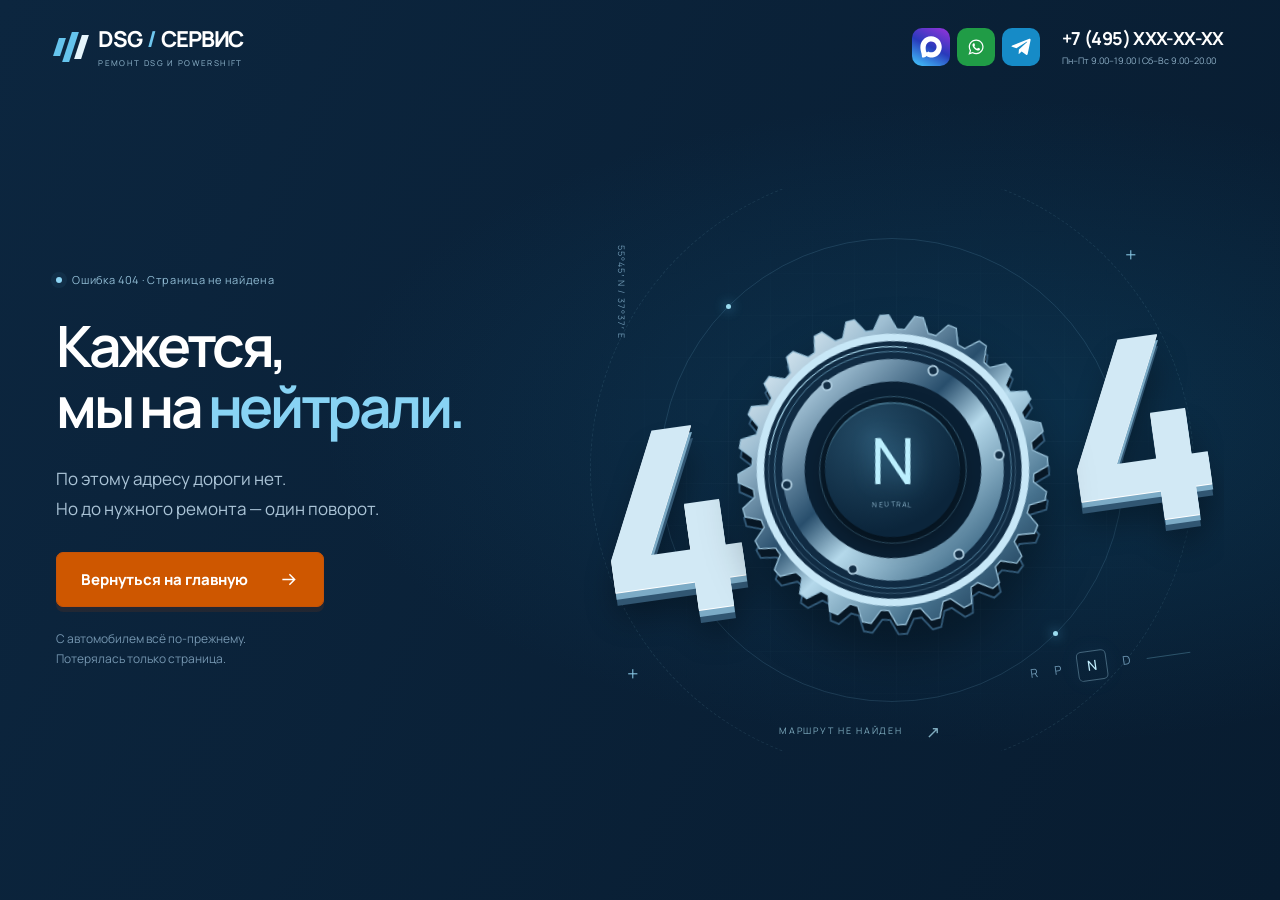
<file: 404/index.html>
<!doctype html>
<html lang="ru" class="error-document"><head><meta charset="utf-8"><meta name="viewport" content="width=device-width,initial-scale=1,viewport-fit=cover"><meta name="robots" content="noindex,follow"><meta name="theme-color" content="#0b2139"><title>Страница не найдена — DSG СЕРВИС</title><style id="error-bundled-styles">/* styles.css */
@font-face{font-family:Manrope;src:url('../assets/fonts/manrope-variable.ttf') format('truetype');font-style:normal;font-weight:200 800;font-display:swap}
:root{--navy:#0b2139;--navy-light:#16334f;--ink:#142b42;--blue:#007abb;--blue-light:#7cc8ee;--orange:#ff8a30;--orange-dark:#ee7520;--paper:#f4f7f9;--line:#dce4e9;--muted:#607183;--white:#fff;--ease-out:cubic-bezier(.23,1,.32,1);--container:1280px;--z-header:10;--z-bar:20}
*{box-sizing:border-box}html{scroll-behavior:smooth;scroll-padding-top:100px;-webkit-tap-highlight-color:transparent;-webkit-text-size-adjust:100%}body{margin:0;font-family:Manrope,'Segoe UI',Arial,sans-serif;color:var(--ink);font-size:15px;line-height:1.65;background:#fff}button,input,select,textarea{font:inherit}button,a{touch-action:manipulation}button{cursor:pointer}button,.button,.tab{user-select:none;-webkit-user-select:none}button{color:inherit}a{color:inherit;text-decoration:none}img{max-width:100%;display:block}h1,h2,h3,h4,p{margin:0}h1,h2,h3{font-weight:750;line-height:1.15;letter-spacing:-.045em;text-wrap:balance}h2{font-size:clamp(32px,3.1vw,46px)}h3{font-size:23px}p{text-wrap:pretty}button:focus-visible,a:focus-visible,summary:focus-visible,[tabindex]:focus-visible{outline:3px solid #078ac9;outline-offset:5px}input:focus,textarea:focus,select:focus{outline:none;box-shadow:none;border-color:#526d80;background:#fff}input[type=checkbox]:focus-visible{outline:2px solid #526d80;outline-offset:3px}button:active,.button:active{transform:scale(.98)}[hidden]{display:none!important}.container{width:min(var(--container),calc(100% - 96px));margin-inline:auto}.section{padding:104px 0 112px}.eyebrow{display:flex;align-items:center;gap:10px;color:var(--blue);font-size:11px;font-weight:750;letter-spacing:.11em;text-transform:uppercase;margin-bottom:24px}.eyebrow.light{color:#9bc7e1}.eyebrow>span{display:block;width:28px;height:2px;background:var(--orange)}.muted{color:var(--muted)}.blue{color:var(--blue)}.small-label{font-size:11px;letter-spacing:.07em;font-weight:700;text-transform:uppercase}.section-heading{display:flex;justify-content:space-between;gap:60px;align-items:flex-end;margin-bottom:48px}.section-intro{max-width:365px;color:var(--muted);font-size:14px;line-height:1.85;padding-bottom:4px}.button{display:inline-flex;align-items:center;justify-content:center;gap:25px;min-height:56px;padding:17px 25px;border-radius:6px;border:1px solid transparent;font-weight:750;font-size:13px;line-height:1.4;transition:transform 140ms var(--ease-out),background-color 180ms ease,border-color 180ms ease;white-space:normal;text-align:center}.button>span{font-size:22px;font-weight:400;line-height:1}.button-orange{background:var(--orange);color:var(--navy)}.button-navy{background:var(--navy);color:white}.button-small{min-height:42px;font-size:11px;padding:10px 17px;gap:16px}.button-outline{border-color:var(--line);background:transparent}.text-link{display:inline-flex;align-items:center;gap:18px;font-size:13px;font-weight:750;min-height:44px;border:0;background:none;padding:0;line-height:1.5}.text-link>span{font-size:21px;font-weight:400}.light-link{color:#fff}.inline-button{border:0;background:none;padding:0;color:inherit;text-decoration:underline;text-underline-offset:3px;font-size:inherit;min-height:24px;text-align:left}.fine-print{font-size:11px;line-height:1.7;color:var(--muted)}.skip-link{position:fixed;left:20px;top:10px;transform:translateY(-150%);padding:12px;background:white;color:var(--navy);z-index:100}.skip-link:focus{transform:none}
/* Header */
.site-header{background:#fff;position:sticky;top:0;z-index:var(--z-header);border-bottom:1px solid #eef1f4}.header-inner{height:84px;display:flex;align-items:center;justify-content:space-between;gap:20px}.brand{display:flex;align-items:center;gap:12px;flex-shrink:0;font-size:22px;line-height:1.1;font-weight:800;letter-spacing:-.05em}.brand small{display:block;letter-spacing:0;font-size:9px;font-weight:500;margin-top:7px;color:var(--muted)}.brand-slash{color:var(--blue);margin-inline:5px}.brand-symbol{display:flex;gap:3px;align-items:center;width:31px;height:33px;transform:skew(-16deg)}.brand-symbol i{display:block;background:var(--blue);width:7px;height:29px}.brand-symbol i:first-child{height:18px}.brand-symbol i:last-child{height:22px;background:var(--navy)}.desktop-nav{display:flex;gap:25px;font-size:11px;font-weight:650}.desktop-nav a{padding:14px 0;white-space:nowrap}.header-action{display:flex;align-items:center;gap:23px}.city{font-size:11px;white-space:nowrap;display:flex;align-items:center;gap:7px}.status-dot{width:5px;height:5px;border-radius:50%;background:var(--blue)}.menu-toggle{display:none}.mobile-menu{background:white;border-top:1px solid var(--line);padding:16px 24px 24px}.mobile-menu a{display:block;min-height:48px;padding:10px 0;font-weight:650}
/* Hero */
.hero{background:var(--navy);color:white;padding:58px 0 0;overflow:hidden}.hero-grid{display:grid;grid-template-columns:1.08fr 1fr;gap:65px;align-items:center}.hero-copy{padding:8px 0 27px}.hero h1{font-size:clamp(42px,4.3vw,66px);line-height:1.04;letter-spacing:-.052em}.hero h1>span{color:var(--blue-light)}.hero .eyebrow{font-size:10px;margin-bottom:25px}.hero-description{max-width:410px;color:#becddc;font-size:14px;line-height:1.85;margin-top:25px}.hero-description strong{color:white;font-weight:650}.hero-actions{display:flex;flex-wrap:wrap;align-items:center;gap:14px 25px;margin-top:29px}.hero-actions .text-link{font-size:11px;gap:10px}.hero-reassurance{font-size:10px;color:#95abc0;margin-top:18px}.hero-reassurance>span{color:var(--orange);margin-right:5px}.hero-visual{position:relative;align-self:stretch;min-height:480px;margin-top:3px;margin-bottom:31px}.hero-visual>img{width:100%;height:100%;position:absolute;inset:0;object-fit:cover;object-position:62% center;border-radius:4px}.hero-visual:after{content:"";position:absolute;inset:0;background:linear-gradient(180deg,rgba(0,20,40,.1) 45%,rgba(0,20,40,.45));border-radius:4px;pointer-events:none}.photo-label{position:absolute;top:24px;left:24px;z-index:1;display:flex;gap:9px;align-items:center;font-size:9px;font-weight:650;color:white;padding:10px 13px;background:rgba(9,31,52,.78);border:1px solid rgba(255,255,255,.2);border-radius:3px}.photo-dot{width:5px;height:5px;background:var(--orange);border-radius:50%}.hero-note{position:absolute;bottom:29px;left:-28px;right:44px;background:#fff;color:var(--navy);padding:20px 25px 22px;z-index:1;border-left:3px solid var(--orange);box-shadow:0 14px 35px #06162622}.note-index{font-size:8px;letter-spacing:.1em;color:var(--muted);font-weight:650}.hero-note p{font-size:23px;line-height:1.3;margin-top:9px;font-weight:450;letter-spacing:-.035em}.hero-note p strong{font-weight:750}.note-arrow{position:absolute;right:24px;bottom:20px;font-size:38px;color:var(--blue);line-height:1}.photo-footnote{font-size:8px;color:#9aafc2;position:absolute;bottom:-24px;right:0}.benefit-strip{margin-top:23px;border-top:1px solid #ffffff24;display:grid;grid-template-columns:repeat(4,1fr);padding:29px 0 32px}.benefit-strip>div{display:flex;align-items:center;gap:20px;padding-left:26px;border-left:1px solid #ffffff20}.benefit-strip>div:first-child{padding-left:0;border:0}.benefit-value{font-size:35px;line-height:1;font-weight:700;letter-spacing:-.05em;white-space:nowrap;font-variant-numeric:tabular-nums}.benefit-value>span{font-size:12px;font-weight:500;letter-spacing:0}.benefit-strip p{font-size:10px;font-weight:650;line-height:1.75}.benefit-strip p>span{font-size:9px;color:#9bb0c4;font-weight:400}.brand-bar{border-bottom:1px solid var(--line);padding:27px 0}.brand-bar-inner{display:flex;align-items:center;gap:50px}.brand-bar-inner>p{font-size:10px;line-height:1.8;min-width:170px;color:var(--muted)}.brand-bar-inner>p strong{font-weight:650;color:var(--ink)}.car-brands{display:flex;flex:1;justify-content:space-between;align-items:center;gap:25px;color:#50667a;font-size:18px;font-weight:750;letter-spacing:-.04em}.car-brands .audi-word{font-size:24px;font-weight:500}.car-brands .ford-word{font-family:Georgia,serif;font-weight:700;font-style:italic;font-size:25px}.car-brands .volvo-word{letter-spacing:.12em;font-size:14px}
/* Symptom selector */
.symptom-layout{display:grid;grid-template-columns:1.05fr 1fr;gap:44px}.symptom-option{display:flex;align-items:center;gap:22px;width:100%;padding:23px 20px;border:0;border-bottom:1px solid var(--line);text-align:left;background:white;min-height:93px;transition:background-color 180ms ease,color 180ms ease}.symptom-option.is-selected{background:var(--navy);color:white;border-radius:4px;border-color:var(--navy)}.symptom-number{font-size:10px;align-self:flex-start;padding-top:5px;color:#8594a3;font-variant-numeric:tabular-nums}.symptom-option>span:nth-child(2){font-size:17px;font-weight:700;line-height:1.5;letter-spacing:-.025em}.symptom-option small{display:block;font-size:11px;font-weight:450;color:var(--muted);margin-top:4px;letter-spacing:0}.symptom-option.is-selected small{color:#9fb4c8}.symptom-option.is-selected .symptom-number{color:var(--orange)}.option-arrow{margin-left:auto;font-size:24px;font-weight:400;color:var(--blue)}.is-selected .option-arrow{color:var(--orange)}.symptom-result{background:var(--paper);border-radius:4px;padding:35px 36px;display:flex;flex-direction:column;align-items:flex-start}.symptom-result .small-label{color:var(--blue);font-size:9px}.symptom-result h3{font-size:25px;line-height:1.3;margin-top:17px}.symptom-result>p:not(.fine-print){color:var(--muted);font-size:12px;line-height:1.9;margin-top:16px;max-width:385px}.diagnostic-note{display:flex;align-items:flex-start;gap:15px;border-top:1px solid var(--line);padding-top:18px;margin-top:22px;font-size:11px;line-height:1.8}.diagnostic-note>span{font-size:25px;line-height:1;color:var(--blue)}.symptom-result .text-link{margin-top:19px}.symptom-result .fine-print{font-size:9px;margin-top:5px;color:#758595}
/* Families */
.specialization-section{background:var(--paper)}.family-grid{display:grid;grid-template-columns:1fr 1fr;gap:24px}.family-card{position:relative;overflow:hidden;background:white;border-radius:5px;padding:30px 34px 26px}.family-top{display:flex;justify-content:space-between;gap:20px;align-items:center}.family-top .small-label{font-size:9px;color:var(--muted)}.family-index{color:#8d9ba8;font-size:11px}.family-card h3{font-size:44px;margin-top:23px;letter-spacing:-.04em}.family-card h3>span{font-size:23px;font-weight:450;color:var(--muted)}.family-card>p{font-size:12px;line-height:1.85;max-width:370px;margin-top:17px;color:var(--muted)}.gear-art{margin-top:17px;color:#68859b;opacity:.8;height:128px}.gear-art svg{width:100%;height:100%;display:block}.family-bottom{display:flex;justify-content:space-between;align-items:center;border-top:1px solid var(--line);padding-top:19px;margin-top:15px}.family-bottom>span{font-size:10px;line-height:1.8;font-weight:550}.circle-link{display:flex;align-items:center;justify-content:center;width:43px;height:43px;border-radius:50%;background:var(--navy);color:#fff;font-size:23px;transition:transform 160ms var(--ease-out),background-color 160ms ease}.family-ps{background:#e6eff5}.family-ps .circle-link{background:var(--blue)}
/* Prices */
.prices-grid{display:grid;grid-template-columns:1fr 1.14fr;gap:100px}.prices-aside h2{line-height:1.13}.prices-aside>p:not(.eyebrow){margin-top:24px;color:var(--muted);font-size:12px;max-width:360px;line-height:1.95}.installment-note{display:flex;align-items:center;gap:20px;border-block:1px solid var(--line);padding:24px 0;margin:29px 0 21px}.installment-number{font-size:65px;line-height:1;letter-spacing:-.065em;color:var(--blue);font-weight:650;white-space:nowrap}.installment-number>span{font-size:10px;letter-spacing:0;margin-left:6px;font-weight:650}.installment-note strong{font-size:12px;line-height:1.6}.installment-note p{font-size:10px;color:var(--muted);margin-top:5px}.price-panel{border:1px solid var(--line);border-radius:6px;padding:22px 30px 26px;align-self:start}.tabs{display:flex;gap:6px;background:var(--paper);padding:5px;border-radius:4px;margin-bottom:8px}.tab{flex:1;min-height:43px;font-size:12px;font-weight:700;border:0;background:none;border-radius:3px;transition:background-color 160ms ease,color 160ms ease}.tab.is-active{background:var(--navy);color:white}.price-row{display:flex;align-items:center;justify-content:space-between;gap:20px;padding:22px 0;border-bottom:1px solid var(--line)}.price-row strong{display:block;font-size:12px;font-weight:650}.price-row small{display:block;font-size:9px;color:var(--muted);margin-top:4px}.price-row>span{font-size:15px;font-weight:750;white-space:nowrap;font-variant-numeric:tabular-nums}.price-row-free>span{color:var(--blue);font-size:13px}.price-disclaimer{font-size:9px;line-height:1.8;color:var(--muted);padding-top:17px}.price-cta{width:100%;margin-top:19px;font-size:11px}
/* Trust */
.certainty-section{background:var(--navy);color:white}.certainty-section h2>span{color:#84bee0}.certainty-section .section-intro{color:#9db2c7}.certainty-grid{display:grid;grid-template-columns:.9fr 1fr;gap:115px;align-items:center;margin-top:54px}.document-visual{position:relative;background:#fcfdfe;color:var(--navy);max-width:450px;padding:31px 33px 38px;transform:rotate(-3deg);box-shadow:15px 18px 0 #29465e66}.document-top{display:flex;justify-content:space-between;gap:20px;border-bottom:1px solid var(--line);padding-bottom:20px;font-size:8px;letter-spacing:.04em;color:var(--muted)}.document-brand{font-size:11px;font-weight:800;color:var(--navy)}.document-visual h3{font-size:28px;line-height:1.2;margin:22px 0}.document-visual>p{font-size:11px;padding:11px 0;border-bottom:1px solid var(--line)}.document-visual>p:before{content:'✓';display:inline-block;color:var(--blue);margin-right:12px}.document-bottom{display:flex;justify-content:space-between;align-items:center;gap:20px;padding-top:23px;font-size:9px;color:var(--muted)}.document-bottom strong{font-weight:600;color:var(--navy)}.document-bottom svg{width:85px;color:var(--blue)}.document-tag{position:absolute;bottom:-17px;right:-25px;background:var(--orange);color:var(--navy);padding:11px 17px;font-size:10px;font-weight:750;transform:rotate(3deg)}.trust-list article{display:flex;gap:23px;padding:24px 0;border-bottom:1px solid #ffffff20}.trust-list article:first-child{padding-top:0}.trust-list article:last-child{border:0}.trust-list article>span{color:#78b9df;font-size:10px;flex:0 0 20px;padding-top:4px}.trust-list h3{font-size:20px;line-height:1.3;letter-spacing:-.025em}.trust-list p{font-size:12px;line-height:1.9;color:#9db2c7;margin-top:12px;max-width:420px}
/* Process */
.process-grid{display:grid;grid-template-columns:repeat(4,1fr);gap:35px;margin-top:58px}.step-number{display:flex;align-items:center;justify-content:space-between;border-bottom:1px solid var(--line);padding-bottom:20px;font-size:35px;color:var(--blue);letter-spacing:-.05em}.step-number>span{font-size:22px;font-weight:400;color:#9cacba}.process-grid h3{font-size:19px;line-height:1.35;margin-top:24px;letter-spacing:-.025em}.process-grid p{font-size:11px;line-height:1.95;color:var(--muted);margin-top:13px;max-width:235px}
/* Diagnostic form */
.diagnostic-section{background:#0b6d9f;color:white}.diagnostic-grid{display:grid;grid-template-columns:1fr .88fr;gap:100px;align-items:center}.diagnostic-copy .eyebrow{color:#aed7ed}.diagnostic-copy h2{font-size:clamp(34px,3.6vw,51px);line-height:1.11}.diagnostic-copy h2>span{color:#a6d8f2}.diagnostic-copy>p:not(.eyebrow){margin-top:26px;max-width:345px;color:#c4e0ef;font-size:12px;line-height:1.9}.diagnostic-benefit{display:flex;align-items:center;gap:22px;padding-top:29px;margin-top:30px;border-top:1px solid #ffffff30}.diagnostic-benefit>span{font-size:52px;line-height:1;letter-spacing:-.05em;font-weight:700}.diagnostic-benefit p{font-size:12px;font-weight:650}.diagnostic-benefit small{color:#bbdaeb;font-weight:450;font-size:10px}.car-form{padding:32px 36px;background:white;color:var(--ink);border-radius:6px}.form-step-label{display:flex;justify-content:space-between;gap:15px;font-size:9px;color:var(--muted);padding-bottom:21px;margin-bottom:20px;border-bottom:1px solid var(--line)}label{display:block;font-size:11px;font-weight:650;margin-bottom:8px}input:not([type=checkbox]),textarea,select{width:100%;border:1px solid #d9e2e9;border-radius:4px;min-height:49px;font-size:16px;line-height:1.5;padding:12px 14px;color:var(--navy);background:#f8fafb;transition:border-color 160ms ease;outline-offset:2px}textarea{resize:vertical;min-height:85px}input::placeholder,textarea::placeholder{color:#8a99a7;font-size:12px;opacity:1}select{font-size:12px;padding-right:27px}.optional{font-size:9px;font-weight:450;color:var(--muted);margin-left:7px}.car-form input,.car-form select{margin-bottom:19px}.car-form .button{width:100%;font-size:12px}.car-form .fine-print{font-size:9px;text-align:center;margin-top:14px}.form-error{color:#b22828;font-size:11px;line-height:1.6;margin-top:6px}.form-error:empty{display:none}.car-form .form-error:not(:empty){margin-bottom:15px}[aria-invalid=true]{border-color:#bd3e37!important}
/* Evidence */
.evidence-grid{display:grid;grid-template-columns:.95fr 1fr;gap:80px;align-items:center}.workshop-detail{position:relative;min-height:430px;align-self:stretch;overflow:hidden;border-radius:4px}.workshop-detail>img{width:100%;height:100%;object-fit:cover;position:absolute;object-position:80% center}.workshop-detail:after{content:'';position:absolute;inset:50% 0 0;background:linear-gradient(transparent,#071c31cc)}.workshop-detail>span{position:absolute;bottom:26px;left:28px;right:28px;font-size:12px;line-height:1.6;color:white;z-index:1;max-width:230px}.evidence-intro{color:var(--muted);font-size:12px;line-height:1.9;margin-top:23px;max-width:390px}.check-list{list-style:none;margin:22px 0 20px;padding:0;font-size:12px}.check-list li{padding:12px 0;border-bottom:1px solid var(--line);display:flex;gap:13px}.check-list li:before{content:'✓';color:var(--blue);font-weight:750}.tow-section{background:#eaf3f8;padding:41px 0}.tow-inner{display:flex;align-items:center;gap:35px}.tow-icon{flex:0 0 78px;color:var(--blue)}.tow-icon svg{width:78px;display:block}.tow-icon circle{fill:var(--blue)}.tow-inner .eyebrow{margin-bottom:10px;font-size:9px}.tow-inner h2{font-size:25px;letter-spacing:-.03em}.tow-inner p:not(.eyebrow){font-size:11px;color:var(--muted);max-width:500px;line-height:1.85;margin-top:11px}.tow-inner>.button{margin-left:auto;flex-shrink:0;min-height:50px;font-size:11px}
/* FAQ */
.faq-grid{display:grid;grid-template-columns:.88fr 1fr;gap:90px}.faq-grid>div>p:not(.eyebrow){font-size:12px;color:var(--muted);line-height:1.9;margin-top:22px}.faq-grid .text-link{margin-top:15px}.faq-list details{border-bottom:1px solid var(--line)}.faq-list details:first-child{border-top:1px solid var(--line)}.faq-list summary{min-height:80px;display:flex;align-items:center;justify-content:space-between;gap:22px;padding:20px 0;list-style:none;cursor:pointer;font-size:12px;font-weight:700;line-height:1.6}.faq-list summary::-webkit-details-marker{display:none}.faq-list summary>span{font-size:23px;font-weight:400;color:var(--blue);flex:0 0 16px}.faq-list details[open] summary>span{transform:rotate(45deg)}.faq-list details>p{font-size:12px;line-height:1.95;color:var(--muted);padding:0 35px 24px 0}
/* Lead */
.appointment-section{background:var(--navy);color:white}.appointment-grid{display:grid;grid-template-columns:1fr .9fr;gap:110px;align-items:center}.appointment-grid h2{font-size:clamp(36px,3.8vw,55px);line-height:1.1}.appointment-grid h2>span{color:var(--blue-light)}.appointment-grid>div>p:not(.eyebrow){font-size:12px;color:#a8bed1;margin-top:27px;max-width:350px;line-height:1.9}.appointment-meta{display:flex;gap:20px;border-top:1px solid #ffffff22;margin-top:35px;padding-top:22px;font-size:10px;color:#a8bed1}.lead-form{position:relative;background:white;border-radius:6px;padding:32px 35px;color:var(--ink)}.lead-form h3{font-size:25px}.lead-context{font-size:11px;line-height:1.8;color:var(--muted);margin:12px 0 23px}.lead-form>label:not(.consent){margin-top:17px}.consent{display:flex;align-items:flex-start;gap:10px;font-size:9px;font-weight:450;line-height:1.7;color:var(--muted);margin:19px 0 0}.consent input{appearance:none;-webkit-appearance:none;position:relative;flex:0 0 18px;width:18px;height:18px;border:1px solid #92a6b7;border-radius:3px;margin:3px 0 0;background:white;cursor:pointer}.consent input:checked{background:var(--blue);border-color:var(--blue)}.consent input:checked:after{content:'✓';color:white;position:absolute;inset:0;font-size:13px;text-align:center;line-height:16px}.consent button{font-size:inherit}.lead-form>.button{width:100%;margin-top:19px;font-size:12px}.demo-note{font-size:9px;color:var(--muted);text-align:center;margin-top:12px}.lead-result{position:absolute;inset:0;background:white;z-index:1;border-radius:6px;padding:40px 35px;display:flex;flex-direction:column;justify-content:center}.lead-result>span{width:44px;height:44px;border-radius:50%;background:#e3f3f8;color:var(--blue);display:flex;align-items:center;justify-content:center;font-size:25px;margin-bottom:24px}.lead-result h4{font-size:23px;line-height:1.3;letter-spacing:-.025em}.lead-result p{font-size:13px;color:var(--muted);line-height:1.9;margin-top:17px}.lead-result .text-link{margin-top:24px;align-self:flex-start}.site-footer{padding:36px 0 22px}.footer-top{display:flex;justify-content:space-between;align-items:center;gap:30px}.footer-top nav{display:flex;gap:28px;align-items:center;font-size:10px}.footer-top nav>a{padding:10px 0}.footer-top nav .inline-button{text-decoration:none}.footer-bottom{display:flex;justify-content:space-between;align-items:flex-start;gap:25px;padding-top:25px;margin-top:30px;border-top:1px solid var(--line);font-size:9px;color:var(--muted)}.footer-bottom p{max-width:450px}.footer-bottom a{flex-shrink:0;color:var(--blue)}.mobile-bottom{display:none}dialog{border:0;border-radius:8px;padding:40px;width:min(530px,calc(100% - 32px));max-height:calc(100dvh - 40px);overflow:auto;color:var(--ink);box-shadow:0 20px 100px #06162644}dialog::backdrop{background:#061626bb}dialog h2{font-size:31px}dialog p:not(.eyebrow){font-size:13px;line-height:1.9;color:var(--muted);margin-top:20px}dialog .button{margin-top:25px}.dialog-close{position:absolute;right:13px;top:9px;font-size:30px;background:none;border:0;width:40px;height:40px;line-height:1}.noscript-note{background:#fff3db;padding:18px 24px;font-size:13px}
@media(hover:hover) and (pointer:fine){.button-orange:hover{background:#ff9c4e}.button-navy:hover{background:#1c405f}.button-outline:hover{background:var(--paper);border-color:#a5b8c6}.desktop-nav a:hover,.text-link:hover,.footer-top a:hover{color:var(--blue)}.light-link:hover{color:var(--blue-light)}.symptom-option:not(.is-selected):hover{background:var(--paper)}.circle-link:hover{transform:translateY(-3px);background:var(--blue)}.tab:not(.is-active):hover{background:#e4ecf2}.faq-list summary:hover{color:var(--blue)}.inline-button:hover{color:var(--blue)}}
@media(min-width:1600px){.hero{padding-top:70px}.hero-grid{gap:80px}.hero-visual{min-height:520px}.hero h1{font-size:68px}.hero-copy{padding-bottom:35px}.hero-description{font-size:15px}.benefit-strip{padding-block:35px}.section{padding-block:115px 125px}}
@media(max-width:1190px){.container{width:calc(100% - 64px)}.desktop-nav{gap:17px}.header-action .city{display:none}.brand{font-size:20px}.hero-grid{gap:38px;grid-template-columns:1.08fr 1fr}.hero h1{font-size:clamp(38px,4.6vw,57px)}.hero-description{font-size:13px}.hero-visual{min-height:450px}.hero-note{left:-15px;right:25px}.benefit-strip>div{gap:12px;padding-left:17px}.benefit-value{font-size:29px}.benefit-strip p{font-size:9px}.benefit-strip p>span{font-size:8px}.prices-grid{gap:55px}.certainty-grid{gap:70px}.diagnostic-grid{gap:65px}.evidence-grid{gap:55px}.faq-grid{gap:55px}.appointment-grid{gap:65px}.car-brands{font-size:16px;gap:18px}.brand-bar-inner{gap:25px}.brand-bar-inner>p{min-width:145px}.section-intro{max-width:315px}.section-heading{gap:35px}.tow-inner{gap:24px}.tow-inner h2{font-size:22px}}
@media(max-width:960px){.header-inner{height:75px}.desktop-nav{display:none}.header-action{margin-left:auto}.menu-toggle{display:flex;flex-direction:column;gap:6px;justify-content:center;align-items:center;width:42px;height:42px;border:1px solid var(--line);background:white;border-radius:4px}.menu-toggle>span{width:18px;height:1.5px;background:var(--navy);transition:transform 160ms var(--ease-out)}.menu-toggle[aria-expanded=true]>span:first-child{transform:translateY(3.75px) rotate(45deg)}.menu-toggle[aria-expanded=true]>span:last-child{transform:translateY(-3.75px) rotate(-45deg)}.hero{padding-top:42px}.hero-grid{gap:30px}.hero h1{font-size:43px}.hero .eyebrow{font-size:9px;letter-spacing:.07em}.hero-description{font-size:12px}.hero-actions{gap:10px;margin-top:23px}.hero-actions .button{font-size:11px;padding-inline:17px;gap:15px}.hero-visual{min-height:430px}.hero-note{padding:17px 20px;left:-10px;right:20px}.hero-note p{font-size:21px}.photo-label{left:16px;top:16px;font-size:8px;padding:8px 10px}.hero-reassurance{font-size:9px}.benefit-strip{grid-template-columns:repeat(2,1fr);row-gap:22px;padding-block:25px}.benefit-strip>div{padding-left:25px;gap:20px}.benefit-strip>div:nth-child(3){padding-left:0;border:0}.benefit-strip p{font-size:10px}.benefit-strip p>span{font-size:9px}.benefit-value{font-size:32px}.brand-bar-inner{display:block}.brand-bar-inner>p{display:none}.car-brands{font-size:17px}.section{padding:75px 0 82px}.section-heading{display:block}.section-intro{max-width:500px;margin-top:25px}.symptom-layout{gap:25px}.symptom-option{padding:20px 15px;gap:15px}.symptom-option>span:nth-child(2){font-size:15px}.symptom-option small{font-size:10px}.symptom-result{padding:28px 25px}.symptom-result h3{font-size:22px}.family-card{padding:25px}.family-card h3{font-size:37px}.family-card h3>span{font-size:20px}.prices-grid{gap:35px;grid-template-columns:.9fr 1fr}.prices-aside h2{font-size:34px}.price-panel{padding:18px 20px}.price-row{gap:12px}.price-row>span{font-size:13px}.price-row small{font-size:8px}.certainty-grid{gap:50px}.document-visual{padding:25px}.document-tag{right:-10px;font-size:9px}.trust-list article{gap:14px}.trust-list h3{font-size:18px}.trust-list p{font-size:11px}.process-grid{gap:25px;grid-template-columns:repeat(2,1fr);row-gap:35px}.process-grid p{max-width:320px}.process-grid .step-number{font-size:31px}.process-section .section-heading .text-link{margin-top:15px}.diagnostic-grid{gap:35px}.car-form{padding:27px 25px}.diagnostic-copy h2{font-size:36px}.evidence-grid{gap:38px}.evidence-grid h2{font-size:31px}.workshop-detail{min-height:470px}.tow-inner{display:grid;grid-template-columns:60px 1fr;gap:20px}.tow-icon,.tow-icon svg{width:60px}.tow-inner>.button{grid-column:2;margin-left:0;justify-self:start}.faq-grid{gap:35px;grid-template-columns:.9fr 1fr}.faq-grid h2{font-size:32px}.faq-list summary{font-size:11px}.appointment-grid{gap:40px}.appointment-grid h2{font-size:42px}.lead-form{padding:28px 25px}.lead-form h3{font-size:23px}.footer-top nav{gap:17px}.footer-bottom{font-size:8px}}
@media(max-width:700px){html{scroll-padding-top:90px}.container{width:calc(100% - 40px)}.section{padding:63px 0 69px}.eyebrow{font-size:9px;letter-spacing:.09em;margin-bottom:19px}h2{font-size:32px;line-height:1.16;letter-spacing:-.045em}.section-heading{margin-bottom:31px}.section-intro{font-size:12px;line-height:1.9;margin-top:21px}.button{font-size:12px;min-height:53px;padding:16px 20px;gap:17px;border-radius:5px}.text-link{font-size:12px;gap:14px}.header-inner{height:68px;gap:15px}.brand{font-size:18px;gap:9px}.brand small{font-size:8px;margin-top:5px}.brand-symbol{width:25px;height:28px;gap:3px}.brand-symbol i{width:6px;height:25px}.brand-symbol i:first-child{height:16px}.brand-symbol i:last-child{height:19px}.header-action{display:none}.menu-toggle{margin-left:auto;border:0}.hero{padding-top:33px}.hero-grid{grid-template-columns:1fr;gap:29px}.hero-copy{padding:0}.hero .eyebrow{font-size:8px;gap:8px;margin-bottom:22px}.hero .eyebrow>span{width:22px}.hero h1{font-size:clamp(37px,8.9vw,54px);line-height:1.08;letter-spacing:-.055em}.desktop-break{display:none}.hero-description{max-width:430px;font-size:12px;line-height:1.9;margin-top:21px}.hero-actions{margin-top:25px;display:grid;grid-template-columns:1fr}.hero-actions .button{font-size:12px;width:100%;justify-content:space-between;padding:17px 20px}.hero-actions .text-link{font-size:10px;min-height:38px;justify-self:start;gap:12px}.hero-reassurance{font-size:8px;margin-top:8px}.hero-visual{min-height:265px;margin-top:0;margin-bottom:22px;aspect-ratio:1.37;max-height:350px}.hero-visual>img{object-position:64% center}.photo-label{left:15px;top:15px;font-size:8px}.hero-note{bottom:18px;left:-5px;right:33px;padding:15px 19px 16px;max-width:290px}.hero-note p{font-size:20px;margin-top:5px}.note-index{font-size:7px}.note-arrow{font-size:30px;bottom:17px;right:20px}.photo-footnote{font-size:7px;bottom:-20px}.benefit-strip{margin-top:14px;padding:24px 0 27px;row-gap:23px;column-gap:18px}.benefit-strip>div,.benefit-strip>div:first-child,.benefit-strip>div:nth-child(3){display:block;padding:0;border:0}.benefit-strip>div:nth-child(even){border-left:1px solid #ffffff22;padding-left:22px}.benefit-value{font-size:31px}.benefit-value>span{font-size:11px}.benefit-strip p{font-size:9px;margin-top:8px;line-height:1.7}.benefit-strip p>span{font-size:8px}.brand-bar{padding:22px 0}.car-brands{display:grid;grid-template-columns:repeat(3,1fr);gap:16px 18px;text-align:center;font-size:14px}.car-brands .audi-word{font-size:19px}.car-brands .ford-word{font-size:21px}.car-brands .volvo-word{font-size:12px}.symptom-layout{grid-template-columns:1fr;gap:20px}.symptom-option{padding:19px 14px;min-height:84px;gap:17px}.symptom-option>span:nth-child(2){font-size:15px}.symptom-option small{font-size:10px}.symptom-number{font-size:9px}.symptom-result{padding:26px 24px}.symptom-result h3{font-size:23px}.symptom-result h3 br{display:none}.symptom-result>p:not(.fine-print){font-size:12px}.diagnostic-note{font-size:11px}.family-grid{grid-template-columns:1fr;gap:18px}.family-card{padding:24px}.family-card h3{font-size:39px;margin-top:22px}.family-card h3>span{font-size:22px}.family-top .small-label{font-size:8px}.family-card>p{font-size:12px}.gear-art{height:120px;margin-top:13px}.family-bottom>span{font-size:9px}.circle-link{height:42px;width:42px}.prices-grid{grid-template-columns:1fr;gap:32px}.prices-aside h2{font-size:34px}.prices-aside h2 br{display:none}.prices-aside>p:not(.eyebrow){font-size:12px;max-width:none;line-height:1.9;margin-top:20px}.installment-note{padding:20px 0;margin-block:24px 12px}.installment-number{font-size:57px}.installment-note strong{font-size:12px}.price-panel{padding:17px 20px 22px}.tabs{margin-bottom:5px}.tab{font-size:11px;min-height:43px}.price-row{padding-block:19px;gap:13px}.price-row strong{font-size:11px}.price-row small{font-size:8px;line-height:1.7;max-width:170px}.price-row>span{font-size:12px}.price-row-free>span{font-size:11px}.price-disclaimer{font-size:8px}.price-cta{font-size:10px;padding-inline:12px;gap:10px}.certainty-section .section-heading{margin-bottom:37px}.certainty-section .section-intro{font-size:12px}.certainty-grid{grid-template-columns:1fr;gap:52px;margin-top:0}.document-visual{margin:10px 12px 0 6px;padding:25px 24px 29px;max-width:none;box-shadow:8px 12px 0 #29465e66}.document-visual h3{font-size:27px}.document-visual>p{font-size:11px}.document-tag{right:-5px;bottom:-15px;font-size:8px;padding:10px 13px}.document-top{font-size:7px}.document-brand{font-size:10px}.trust-list article{gap:15px;padding-block:22px}.trust-list h3{font-size:20px;line-height:1.35}.trust-list p{font-size:12px;margin-top:10px}.process-grid{grid-template-columns:1fr;gap:0;margin-top:27px}.process-grid article{display:grid;grid-template-columns:42px 1fr;column-gap:20px;padding:23px 0;border-top:1px solid var(--line)}.step-number{border:0;padding:0;font-size:26px;display:block;grid-row:span 2;line-height:1.4}.step-number>span{display:none}.process-grid h3{font-size:20px;margin:0;line-height:1.35}.process-grid h3 br{display:none}.process-grid p{font-size:12px;margin-top:11px;line-height:1.9;max-width:none}.diagnostic-grid{grid-template-columns:1fr;gap:33px}.diagnostic-copy h2{font-size:36px}.diagnostic-copy h2 br:nth-child(2){display:none}.diagnostic-copy>p:not(.eyebrow){font-size:12px;margin-top:20px;max-width:100%}.diagnostic-benefit{gap:20px;margin-top:23px;padding-top:22px}.diagnostic-benefit>span{font-size:44px}.diagnostic-benefit p{font-size:11px}.diagnostic-benefit small{font-size:9px}.car-form{padding:25px 22px}.form-step-label{font-size:8px}select{font-size:16px}input::placeholder,textarea::placeholder{font-size:12px}.car-form .button{font-size:11px}.evidence-grid{grid-template-columns:1fr;gap:33px}.workshop-detail{min-height:300px;max-height:380px;aspect-ratio:1.15;order:2}.evidence-grid h2{font-size:32px}.evidence-intro{font-size:12px}.check-list{font-size:11px}.workshop-detail>span{font-size:11px;left:24px;bottom:22px}.tow-section{padding-block:33px}.tow-inner{grid-template-columns:1fr;gap:20px}.tow-icon{width:59px}.tow-inner h2{font-size:27px;line-height:1.23}.tow-inner p:not(.eyebrow){font-size:12px;margin-top:16px}.tow-inner>.button{grid-column:auto;width:100%;font-size:11px;margin-top:4px;justify-content:space-between}.faq-grid{grid-template-columns:1fr;gap:29px}.faq-grid h2{font-size:32px}.faq-grid>div>p:not(.eyebrow){font-size:12px;margin-top:18px}.faq-grid .text-link{margin-top:9px}.faq-list summary{font-size:12px;min-height:76px;gap:24px}.faq-list details>p{font-size:12px;padding-right:15px}.appointment-grid{grid-template-columns:1fr;gap:33px}.appointment-grid h2{font-size:39px}.appointment-grid h2 br:first-child{display:none}.appointment-grid>div>p:not(.eyebrow){font-size:12px;margin-top:21px;max-width:100%}.appointment-meta{font-size:9px;margin-top:25px;padding-top:21px;gap:18px}.lead-form{padding:27px 23px}.lead-form h3{font-size:24px}.lead-context{font-size:11px}.lead-form>.button{font-size:11px;gap:12px}.consent{font-size:9px}.consent input{flex-basis:20px;width:20px;height:20px;margin-top:2px}.consent input:checked:after{line-height:18px}.demo-note{font-size:8px}.lead-result{padding:30px 25px}.site-footer{padding:31px 0 calc(98px + env(safe-area-inset-bottom,0px))}.footer-top{display:block}.footer-top nav{display:grid;grid-template-columns:1fr 1fr;gap:10px 20px;font-size:11px;margin-top:25px}.footer-top nav a,.footer-top nav button{min-height:40px;display:flex;align-items:center;padding:0}.footer-bottom{display:flex;flex-direction:column;gap:14px;padding-top:23px;margin-top:20px;font-size:9px}.footer-bottom p{font-size:9px;line-height:1.85}.mobile-bottom{display:flex;align-items:center;gap:18px;position:fixed;bottom:0;left:0;right:0;z-index:var(--z-bar);padding:10px 20px calc(10px + env(safe-area-inset-bottom,0px));background:#ffffffed;border-top:1px solid var(--line);box-shadow:0 -5px 20px #0b21390a}.mobile-bottom .button{flex:1;min-height:47px;font-size:11px;padding-block:13px;justify-content:space-between}.mobile-price-link{display:flex;gap:15px;font-size:11px;align-items:center;min-height:44px;padding-right:5px;font-weight:700}.mobile-price-link>span{font-size:20px}.mobile-bottom.is-keyboard-open{display:none}.mobile-menu{max-height:calc(100dvh - 68px);overflow-y:auto;overscroll-behavior:contain}dialog{padding:35px 25px}dialog .eyebrow{font-size:8px;margin-top:13px}dialog h2{font-size:29px}}
@media(max-width:359px){.container{width:calc(100% - 32px)}.hero h1{font-size:34px}.hero .eyebrow{font-size:7px}.hero-description{font-size:11px}.hero-actions .button{font-size:11px;gap:10px}.hero-note{right:21px}.benefit-value{font-size:28px}.benefit-strip>div:nth-child(even){padding-left:17px}.family-card{padding:21px}.family-card h3{font-size:35px}.price-panel{padding:15px}.price-row>span{font-size:11px}.appointment-grid h2{font-size:35px}.lead-form{padding:25px 19px}.lead-form>.button{font-size:10px}.mobile-bottom{padding-inline:16px;gap:12px}}
/* Readability and intrinsic grid sizing, including narrow devices. */
.hero-grid>*,.symptom-layout>*,.family-grid>*,.prices-grid>*,.certainty-grid>*,.diagnostic-grid>*,.evidence-grid>*,.faq-grid>*,.appointment-grid>*{min-width:0}
.hero-description{font-size:15px}.hero-reassurance{font-size:11px}.desktop-nav{font-size:12px}.section-intro{font-size:14px}
.symptom-result>p:not(.fine-print),.family-card>p,.prices-aside>p:not(.eyebrow),.trust-list p,.process-grid p,.diagnostic-copy>p:not(.eyebrow),.evidence-intro,.faq-list details>p,.appointment-grid>div>p:not(.eyebrow){font-size:14px}
.diagnostic-note,.check-list,.tow-inner p:not(.eyebrow){font-size:13px}.price-row strong{font-size:13px}.price-row small{font-size:11px}.price-disclaimer,.demo-note,.symptom-result .fine-print,.car-form .fine-print{font-size:10px}.price-row{padding-block:21px}.price-cta{font-size:12px}.lead-context{font-size:12px}label{font-size:12px}.consent{font-size:10px}
@media(max-width:960px) and (min-width:701px){.hero-description{font-size:13px}.hero-reassurance{font-size:9px}.hero-actions .button{font-size:11px}.price-row strong{font-size:12px}.price-row small{font-size:10px}.price-row{align-items:flex-start}.price-row>span{font-size:12px}.family-card>p,.prices-aside>p:not(.eyebrow),.trust-list p,.process-grid p{font-size:13px}}
@media(max-width:700px){.hero-visual{min-height:0;max-height:none;aspect-ratio:1.37}.hero-description{font-size:14px}.hero-reassurance{font-size:10px}.hero-actions .text-link{font-size:12px}.section-intro,.certainty-section .section-intro,.evidence-intro,.prices-aside>p:not(.eyebrow),.diagnostic-copy>p:not(.eyebrow),.appointment-grid>div>p:not(.eyebrow),.symptom-result>p:not(.fine-print),.trust-list p,.process-grid p,.faq-list details>p,.family-card>p{font-size:14px}.symptom-option small{font-size:11px}.price-row{gap:10px}.price-row strong{font-size:12px}.price-row small{font-size:10px;max-width:180px}.price-row>span{font-size:12px}.price-disclaimer{font-size:10px}.price-cta{font-size:11px}.lead-context{font-size:12px}.consent{font-size:10px}.tow-inner p:not(.eyebrow){font-size:13px}.faq-list summary{font-size:13px}.mobile-bottom .button{font-size:12px}.benefit-strip p{font-size:11px}.benefit-strip p>span{font-size:10px}.family-bottom>span{font-size:11px}.form-step-label{font-size:10px}.optional{font-size:10px}}
@media(max-width:359px){.hero-description{font-size:13px}.hero-actions .button{font-size:11px}.hero-reassurance{font-size:9px}.benefit-strip p{font-size:10px}.benefit-strip p>span{font-size:9px}.price-row strong{font-size:11px}.price-row>span{font-size:11px}.price-row small{font-size:9px}}
@media(max-width:700px){.workshop-detail{height:300px;min-height:0;aspect-ratio:auto}.diagnostic-copy h2 br:nth-child(2),.appointment-grid h2 br:first-child{display:initial}}
@media(max-width:359px){.diagnostic-copy h2{font-size:32px}}
@media(prefers-reduced-motion:reduce){html{scroll-behavior:auto}*,*:before,*:after{animation-duration:.01ms!important;animation-iteration-count:1!important;transition-duration:.01ms!important}.button:active,button:active{transform:none}}

/* redesign.css */
/* Version 2: retain the palette and components, restore the reference narrative. */
:root{--orange:#c65308;--orange-dark:#ac4000;--ease-out:cubic-bezier(.23,1,.32,1);--container:1280px}
html{scrollbar-gutter:stable}
body{font-size:18px;line-height:1.7}
h2{font-size:clamp(34px,3.2vw,46px)}
h3{font-size:25px}
.section{padding:86px 0 94px}
.section-heading{gap:55px;margin-bottom:40px}
.section-intro{font-size:17px;max-width:410px;line-height:1.75}
.eyebrow,.small-label{font-size:12px}
.button,.button-orange,.button-navy,.button-outline,.tab,.circle-link,.messenger,.menu-toggle,.dialog-close{background:var(--orange);color:#fff;border-color:var(--orange)}
.button{font-size:16px;min-height:56px;padding:16px 25px;border-radius:7px;font-weight:750;box-shadow:0 5px 0 #071b3008}
.button-small{font-size:14px}
.section-cta{margin-top:36px;display:flex;justify-content:center}
.section-cta .button{min-width:300px}
.privacy-text{font:inherit;color:inherit;background:none!important;border:0;padding:0;cursor:pointer;text-decoration:underline;text-underline-offset:3px;display:inline;min-height:24px;box-shadow:none!important}
.consent{font-size:12px;line-height:1.6}
.consent input{flex:0 0 20px;width:20px;height:20px}
.consent input:checked{background:var(--orange);border-color:var(--orange)}
.consent input:checked:after{line-height:18px}
input:not([type=checkbox]),textarea,select{font-size:17px;min-height:54px}
input::placeholder,textarea::placeholder{font-size:15px}
label{font-size:13px}
.optional{font-size:12px}
.form-error{font-size:13px}
/* Complete contact header */
.site-header{position:sticky;top:0}
.header-inner{height:86px;gap:24px}
.brand{font-size:23px}
.brand small{font-size:10px}
.header-inner>.button{font-size:13px;padding:13px 18px;min-height:48px;gap:14px}
.messengers{display:flex;gap:7px;align-items:center}
.messenger{display:inline-flex;align-items:center;justify-content:center;gap:7px;font-size:11px;font-weight:700;min-height:36px;padding:6px 9px;border:0;border-radius:5px;transition:transform 140ms var(--ease-out),background-color 160ms ease}
.messenger>span:first-child{font-size:14px;font-weight:800}
.phone-block{white-space:nowrap}
.phone-placeholder{display:block;font-size:19px;font-weight:800;line-height:1.25;letter-spacing:-.025em}
.phone-block small{font-size:11px;color:var(--muted);display:block;margin-top:7px;line-height:1.4}
.header-nav-row{border-top:1px solid #edf1f4}
.header-nav-row>.container{display:flex;align-items:center;justify-content:space-between;gap:30px;min-height:43px}
.header-location{font-size:11px;color:var(--muted)}
.desktop-nav{gap:28px;font-size:12px}
.desktop-nav a{padding:9px 0}
.menu-toggle>span{background:white}
/* First screen: photo + horizontal real form */
.hero{padding:24px 0 30px}
.hero-grid{grid-template-columns:1.03fr 1fr;gap:55px;align-items:stretch}
.hero-copy{padding:4px 0}
.hero .eyebrow{font-size:11px;margin-bottom:18px}
.hero h1{font-size:clamp(40px,3.65vw,55px);line-height:1.04}
.hero h1>span{color:#8dcff1}
.hero-description{font-size:17px;max-width:560px;line-height:1.65;margin-top:22px;color:#c5d4e3}
.hero-promise{display:none}
.hero-visual{margin:0;min-height:340px;border-radius:7px;overflow:hidden}
.hero-visual>img{border-radius:7px;object-position:65% 46%}
.hero-visual:after{background:linear-gradient(transparent 35%,#071b30c4)}
.photo-label{font-size:11px;left:20px;top:20px;padding:9px 12px}
.hero-photo-caption{position:absolute;bottom:23px;left:26px;right:20px;z-index:1}
.hero-photo-caption>span{display:block;font-size:11px;color:#e0eaf1;letter-spacing:.04em;margin-bottom:8px}
.hero-photo-caption>strong{font-size:27px;line-height:1.2;letter-spacing:-.03em}
.hero-benefits{display:grid;grid-template-columns:repeat(4,1fr);gap:22px;padding:20px 0}
.hero-benefits>div{display:flex;align-items:center;gap:15px;border-right:1px solid #ffffff25}
.hero-benefits>div:last-child{border:0}
.hero-benefits strong{font-size:22px;line-height:1.1;font-weight:750;white-space:nowrap;letter-spacing:-.04em}
.hero-benefits span{font-size:12px;color:#b7ccde;line-height:1.5;max-width:108px}
.hero-form{display:grid;grid-template-columns:1.1fr 1fr 1fr 1.1fr;gap:12px 22px;padding:21px 27px 15px;background:#fff;color:var(--ink);border-radius:9px;align-items:center}
.hero-form-copy h2{font-size:23px;line-height:1.2;letter-spacing:-.03em}
.hero-form-copy p{font-size:12px;line-height:1.6;color:var(--muted);margin-top:7px}
.hero-form-field label{font-size:12px;margin-bottom:9px}
.hero-form-field label>span{font-size:10px;color:var(--muted);font-weight:400}
.hero-form-field input{font-size:16px}
.hero-form-action{align-self:center;padding-top:4px}
.hero-form-action .button{width:100%;font-size:15px;min-height:54px;white-space:nowrap}
.hero-form-action>span{display:block;font-size:10px;line-height:1.55;color:var(--muted);margin-top:7px}
.hero-form-bottom{grid-column:1/-1;display:flex;align-items:center;justify-content:space-between;gap:20px;border-top:1px solid var(--line);padding-top:10px}
.hero-form-bottom .consent{margin:0;align-items:center;font-size:11px}
.hero-form-bottom .consent input{margin:0}
.hero-form-bottom .form-error{margin:0}
.demo-caption{font-size:10px;color:var(--muted);white-space:nowrap}
/* Restore content density with actual photographic areas. */
.specialization-section{background:#fff}
.family-card{padding:29px 30px 24px;background:#f0f5f8}
.family-ps{background:#e4eff6}
.family-card h3{font-size:43px}
.family-card h3>span{font-size:25px}
.family-card>p{font-size:17px;line-height:1.75;max-width:none;min-height:89px}
.family-top .small-label{font-size:11px}
.family-photo{height:240px;overflow:hidden;margin:24px -30px 0}
.family-photo>img{height:100%;width:100%;object-fit:cover;transition:transform 500ms var(--ease-out)}
.family-bottom{margin-top:0;padding-top:19px;border:0}
.family-bottom>span{font-size:13px;line-height:1.7}
.family-index{font-size:13px}
.prices-section{background:#f3f7fa}
.prices-grid{gap:70px;grid-template-columns:.94fr 1.1fr}
.prices-aside>p:not(.eyebrow){font-size:17px;line-height:1.8;max-width:430px}
.price-panel{background:#fff;padding:24px 30px 29px}
.price-panel>.button{width:100%;font-size:15px;margin-top:22px}
.tabs{gap:8px;background:#fff;padding:0;margin-bottom:13px}
.tab{font-size:15px;background:#ad4105;min-height:48px;opacity:1}
.tab.is-active{background:var(--orange);color:#fff;opacity:1;box-shadow:inset 0 -3px 0 #8b390d55}
.price-row{padding:22px 0;gap:20px}
.price-row strong{font-size:16px}
.price-row small{font-size:12px;line-height:1.65;max-width:320px}
.price-row>span{font-size:18px}
.price-row-free>span{font-size:15px}
.price-disclaimer{font-size:11px;line-height:1.7}
.installment-note strong{font-size:16px}
.installment-note p{font-size:13px}
.installment-number{font-size:65px}
.installment-number>span{font-size:13px}
.brand-tiles{display:grid;grid-template-columns:repeat(6,1fr);gap:16px}
.brand-tile{padding:27px 12px 22px;text-align:center;border:1px solid var(--line);border-radius:7px;background:#fff}
.brand-monogram{display:flex;height:57px;align-items:center;justify-content:center;color:var(--navy);font-size:31px;font-weight:800;letter-spacing:-.06em}
.brand-tile:nth-child(2) .brand-monogram{font-size:28px;font-weight:500}
.brand-tile:nth-child(5) .brand-monogram{font-family:Georgia,serif;font-size:30px;font-style:italic}
.brand-tile:nth-child(6) .brand-monogram{font-size:15px;letter-spacing:.15em}
.brand-tile h3{font-size:17px;margin-top:18px;letter-spacing:-.025em}
.brand-tile p{font-size:12px;color:var(--muted);margin-top:6px}
.certainty-grid{gap:90px;margin-top:42px}
.certainty-section .section-intro{font-size:17px}
.trust-list h3{font-size:23px}
.trust-list p{font-size:17px;line-height:1.75;max-width:460px}
.trust-list article>span{font-size:12px}
.document-visual{max-width:490px;padding:35px}
.document-top{font-size:10px}
.document-brand{font-size:14px}
.document-visual h3{font-size:33px}
.document-visual>p{font-size:15px;padding:14px 0}
.document-bottom{font-size:12px}
.document-tag{font-size:12px}
.gallery-section{background:#f2f6f9}
.workshop-gallery{display:grid;grid-template-columns:1.25fr 1fr 1fr;gap:17px}
.gallery-item{position:relative;margin:0;overflow:hidden;border-radius:6px;min-height:220px;height:240px;background:#d9e4ec}
.gallery-item img{width:100%;height:100%;object-fit:cover;transition:transform 500ms var(--ease-out)}
.gallery-item:after{content:'';position:absolute;inset:50% 0 0;background:linear-gradient(transparent,#071b30c9);pointer-events:none}
.gallery-item-1{grid-row:span 2;height:auto}
.gallery-item figcaption{position:absolute;z-index:1;bottom:20px;left:20px;right:15px;color:#fff;font-size:16px;font-weight:650;line-height:1.45}
.gallery-item figcaption>span{display:block;font-size:10px;color:#c5dbeb;margin-bottom:8px;letter-spacing:.1em}
.gallery-caption{font-size:11px;color:var(--muted);margin-top:17px}
.process-grid{gap:30px;margin-top:40px}
.process-grid h3{font-size:23px}
.process-grid p{font-size:17px;line-height:1.8;max-width:none}
.step-number{font-size:39px}
.addresses-section{background:#f0f6f9}
.address-map-grid{display:grid;grid-template-columns:.8fr 1.2fr;gap:28px;min-width:0}
.address-list{background:#fff;border-radius:7px;padding:25px 28px}
.address-list>.small-label{font-size:10px;color:var(--muted)}
.address-item{display:flex;gap:17px;align-items:flex-start;padding:23px 0;border-bottom:1px solid var(--line)}
.address-item:last-of-type{border:0}
.address-index{font-size:12px;color:var(--blue);padding-top:3px;font-weight:700}
.address-item h3{font-size:20px;letter-spacing:-.025em}
.address-item p{font-size:15px;margin-top:7px}
.address-item small{display:block;font-size:12px;color:var(--muted);margin-top:4px}
.address-demo{font-size:11px;line-height:1.7;color:var(--muted);border-top:1px solid var(--line);padding-top:16px}
.map-panel{position:relative;border-radius:7px;overflow:hidden;background:#e6ede8;min-width:0;min-height:500px}
.map-panel iframe{position:absolute;inset:0;border:0;width:100%;height:100%;z-index:1}
.map-fallback{position:absolute;inset:0;display:flex;align-items:center;justify-content:center;color:#4e6871}
.map-fallback svg{position:absolute;width:100%;height:100%;object-fit:cover}
.map-fallback>span{position:relative;z-index:1;font-size:22px;letter-spacing:.05em}
.map-note{position:absolute;left:20px;right:20px;bottom:30px;background:#fff;z-index:2;padding:12px 17px;border-radius:4px;font-size:12px;box-shadow:0 4px 15px #0b21391a;pointer-events:none}
.faq-grid{gap:70px}
.faq-grid>div>p:not(.eyebrow){font-size:17px;line-height:1.75}
.faq-list summary{font-size:16px;min-height:89px}
.faq-list details>p{font-size:17px;line-height:1.8}
.faq-grid>.section-cta{grid-column:1/-1;margin-top:0}
.reviews-section{background:#f2f6f9}
.review-grid{display:grid;grid-template-columns:repeat(3,1fr);gap:22px}
.review-placeholder{background:#fff;border:1px solid #e5edf2;border-radius:7px;padding:27px;position:relative}
.review-top{display:flex;align-items:center;gap:12px}
.review-avatar{display:flex;width:40px;height:40px;flex-shrink:0;align-items:center;justify-content:center;background:#e4f0f8;color:var(--blue);border-radius:9px;font-size:24px}
.review-top>span:last-child{font-size:11px;font-weight:650}
.review-top small{display:block;color:var(--muted);font-size:11px;font-weight:450;margin-top:4px}
.review-quote{display:block;font-size:60px;line-height:1;color:#c0d8e8;margin-top:25px;height:42px;font-family:Georgia,serif}
.review-placeholder h3{font-size:22px;line-height:1.3;min-height:58px}
.review-placeholder>p{font-size:16px;line-height:1.8;color:var(--muted);margin-top:18px}
.review-source-placeholder{display:block;border-top:1px solid var(--line);padding-top:18px;margin-top:25px;color:var(--muted);font-size:11px}
.final-section{background:var(--navy);color:#fff}
.final-grid{display:grid;grid-template-columns:1fr 1fr;gap:70px;align-items:center}
.final-photo{height:470px;border-radius:7px;overflow:hidden;min-width:0}
.final-photo img{height:100%;width:100%;object-fit:cover;object-position:45% center}
.final-section h2{font-size:46px}
.final-section h2>span{color:var(--blue-light)}
.final-section p:not(.eyebrow){font-size:17px;color:#b0c6d9;line-height:1.8;margin-top:24px;max-width:430px}
.final-section .button{margin-top:27px}
.final-offers{display:flex;gap:20px;font-size:11px;color:#afc6d9;margin-top:24px;flex-wrap:wrap}
.footer-main{display:grid;grid-template-columns:1fr 1fr .85fr 1fr;gap:40px}
.footer-main>div>p{font-size:13px;line-height:1.8;color:var(--muted);margin-top:21px}
.footer-main .messengers{margin-top:18px}
.footer-label{display:block;font-size:11px;color:var(--muted);margin-bottom:16px}
.footer-main nav{display:flex;flex-direction:column;gap:12px;font-size:13px}
.footer-cta .button{font-size:13px;min-height:48px;padding:13px 16px;gap:12px}
.footer-bottom{font-size:10px;gap:22px}
.footer-bottom p{max-width:380px}
.footer-bottom>.privacy-text{font-size:10px;white-space:nowrap}
.mobile-bottom>.button{width:100%}
/* Native dialogs retain focus containment, Escape and return-to-trigger. */
dialog.lead-dialog{padding:0;border-radius:12px;width:min(1000px,calc(100% - 48px));max-height:calc(100dvh - 48px);overflow:auto;box-shadow:0 25px 100px #00152b55}
.lead-dialog::backdrop{background:#031526c9}
.modal-layout{display:grid;grid-template-columns:.95fr 1.05fr;min-height:620px}
.modal-photo{position:relative;overflow:hidden;background:var(--navy)}
.modal-photo>img{position:absolute;inset:0;height:100%;width:100%;object-fit:cover;object-position:66% center}
.modal-photo:after{content:'';position:absolute;inset:25% 0 0;background:linear-gradient(transparent,#061b31f2)}
.modal-photo-copy{position:absolute;left:30px;right:30px;bottom:31px;z-index:1;color:white}
.modal-photo-copy>span{font-size:11px;letter-spacing:.06em;color:#d6e6f1}
.modal-photo-copy h3{font-size:30px;line-height:1.2;margin-top:17px;letter-spacing:-.03em}
.modal-photo-copy ul{list-style:none;padding:0;margin:24px 0 0;line-height:2;font-size:13px}
.modal-photo-copy li:before{content:'✓';margin-right:10px;color:#ffb477}
.modal-content{padding:43px 40px 32px;position:relative}
.modal-content .eyebrow{font-size:10px;margin-bottom:17px;max-width:90%}
.modal-content h2{font-size:33px;line-height:1.15;white-space:pre-line}
.modal-content>p:not(.eyebrow){font-size:15px;line-height:1.75;color:var(--muted);margin-top:18px}
.modal-content form{margin-top:25px}
.modal-content form>label:not(.consent){margin-top:17px}
.modal-content form>.button{width:100%;margin-top:20px;font-size:15px}
.modal-content .consent{font-size:11px;margin-top:20px}
.modal-content .demo-note{font-size:10px;line-height:1.7}
.dialog-close{width:37px;height:37px;border:0;border-radius:50%;font-size:28px;right:14px;top:13px;z-index:3;display:flex;align-items:center;justify-content:center;line-height:1}
.lead-dialog>.dialog-close{position:sticky;top:12px;right:auto;margin:12px 12px -49px auto}
.modal-success{position:absolute;inset:0;background:white;padding:45px 38px;z-index:2;display:flex;flex-direction:column;justify-content:center;border-radius:12px}
.success-mark{display:flex;align-items:center;justify-content:center;width:56px;height:56px;background:#eaf4f9;color:var(--blue);font-size:30px;border-radius:50%;margin-bottom:25px}
.modal-success h3{font-size:29px;line-height:1.2}
.modal-success p{font-size:16px;line-height:1.8;color:var(--muted);margin-top:20px}
.modal-success .button{margin-top:27px;font-size:15px}
.contact-dialog p{font-size:17px!important}
body.dialog-open{overflow:hidden}
.mobile-bottom.is-hero-visible,body.dialog-open .mobile-bottom{display:none}
/* Motion: once-only disclosure and 250ms dialog feedback. */
.reveal{transition:opacity 500ms var(--ease-out),transform 500ms var(--ease-out);transition-delay:var(--reveal-delay,0ms)}
.reveal.is-pending{opacity:0;transform:translateY(18px)}
.reveal.is-visible{opacity:1;transform:none}
@media(hover:hover) and (pointer:fine){
  .button:hover,.button-orange:hover,.button-navy:hover,.button-outline:hover,.messenger:hover,.menu-toggle:hover,.tab:hover,.tab:not(.is-active):hover,.dialog-close:hover{background:var(--orange-dark);border-color:var(--orange-dark);color:#fff}
  .button:hover{transform:translateY(-2px)}
  .family-card:hover .family-photo img,.gallery-item:hover img{transform:scale(1.025)}
  .privacy-text:hover{color:var(--blue)}
}
@media(min-width:1600px){.hero{padding-top:36px}.hero h1{font-size:56px}.hero-visual{min-height:355px}.hero-grid{gap:65px}.section{padding-block:95px 105px}}
@media(max-width:1190px){
  .header-inner{gap:15px}.brand{font-size:20px}.header-inner .messenger{padding:7px 8px}.header-inner .messenger>span:last-child{display:none}.header-inner .messenger{width:32px;height:32px;min-height:32px}
  .phone-placeholder{font-size:17px}.header-inner>.button{font-size:12px}.header-nav-row>.container{gap:15px}.desktop-nav{gap:20px}.header-location{font-size:10px}.hero h1{font-size:45px}.hero-grid{gap:35px}.hero-description{font-size:16px}.hero-visual{min-height:340px}.hero-benefits{gap:16px}.hero-benefits>div{gap:10px}.hero-benefits strong{font-size:19px}.hero-benefits span{font-size:10px}.hero-form{gap:13px;padding-inline:22px}.hero-form-copy h2{font-size:20px}.hero-form-copy p{font-size:11px}.hero-form-field label{font-size:11px}.hero-form-field label>span{display:none}.hero-form-action .button{font-size:13px;padding-inline:16px}.hero-form-action>span{font-size:9px}.hero-form-bottom .consent{font-size:10px}
  .prices-grid{gap:45px}.price-row strong{font-size:15px}.price-row>span{font-size:16px}.price-panel{padding-inline:24px}.price-panel>.button{font-size:13px}.certainty-grid{gap:60px}.brand-tiles{gap:12px}.brand-tile h3{font-size:15px}.process-grid{gap:25px}.process-grid h3{font-size:21px}.process-grid p{font-size:16px}.footer-main{gap:25px}.footer-main .brand{font-size:19px}.footer-main .messenger{padding-inline:6px;font-size:9px}.footer-main .messenger>span:first-child{font-size:11px}.footer-cta .button{font-size:11px}.final-grid{gap:45px}.final-section h2{font-size:42px}
}
@media(max-width:960px){
  .header-inner{height:auto;min-height:115px;display:grid;grid-template-columns:1fr auto auto;gap:13px 20px;padding-block:14px}.header-inner>.brand{grid-column:1;grid-row:1}.header-inner>.phone-block{grid-column:2;grid-row:1}.header-inner>.menu-toggle{grid-column:3;grid-row:1;display:flex;margin:0;background:var(--orange);border:0}.header-inner>.messengers{grid-column:1;grid-row:2}.header-inner .messenger>span:last-child{display:inline}.header-inner .messenger{width:auto;padding:7px 10px;min-height:32px}.header-inner>.button{grid-column:2/4;grid-row:2;font-size:12px;min-height:36px;padding:8px 14px}.header-nav-row{display:none}.header-inner .brand small{font-size:9px}.mobile-menu{max-height:calc(100dvh - 115px)}
  .hero h1{font-size:40px}.hero-grid{gap:26px}.hero-description{font-size:15px;line-height:1.65}.hero-visual{min-height:325px}.hero .eyebrow{font-size:9px}.photo-label{font-size:9px;left:13px;right:13px;top:13px}.hero-photo-caption{left:20px;bottom:22px}.hero-photo-caption>strong{font-size:24px}.hero-benefits{gap:15px}.hero-benefits>div{display:block;border:0}.hero-benefits span{display:block;max-width:none;margin-top:8px;font-size:11px}.hero-form{grid-template-columns:1fr 1fr;gap:18px 22px}.hero-form-copy{grid-column:1/-1;display:flex;justify-content:space-between;align-items:center}.hero-form-copy h2{font-size:23px}.hero-form-copy h2 br{display:none}.hero-form-copy p{font-size:12px;margin:0}.hero-form-action{grid-column:1/-1;display:flex;align-items:center;gap:20px;padding:0}.hero-form-action .button{width:52%;font-size:15px}.hero-form-action>span{font-size:11px;margin:0}.hero-form-field label{font-size:13px}.hero-form-bottom{font-size:11px}.hero-form-bottom .consent{font-size:11px}.hero-form-bottom .demo-caption{font-size:9px}.section-intro{max-width:600px}.section{padding-block:70px 78px}.family-card>p{font-size:16px;min-height:140px}.family-card h3{font-size:35px}.family-card h3>span{font-size:20px}.family-photo{height:215px}.family-top .small-label{font-size:10px}.prices-grid{grid-template-columns:.85fr 1fr;gap:30px}.prices-aside h2{font-size:34px}.prices-aside>p:not(.eyebrow){font-size:16px}.price-row strong{font-size:14px}.price-row small{font-size:11px}.price-row>span{font-size:14px}.price-panel{padding:20px}.tab{font-size:12px}.installment-note strong{font-size:14px}.brand-tiles{grid-template-columns:repeat(3,1fr);gap:16px}.brand-tile h3{font-size:17px}.certainty-grid{gap:40px}.document-visual{padding:25px}.document-visual>p{font-size:13px}.document-brand{font-size:11px}.document-top{font-size:8px}.trust-list h3{font-size:20px}.trust-list p{font-size:16px}.document-tag{font-size:10px}.workshop-gallery{grid-template-columns:1fr 1fr}.gallery-item-1{grid-column:1/-1;grid-row:auto;height:320px}.gallery-item{height:230px}.process-grid{grid-template-columns:1fr 1fr;gap:35px}.process-grid h3{font-size:23px}.process-grid p{font-size:17px}.address-map-grid{grid-template-columns:.9fr 1fr;gap:20px}.address-list{padding:23px}.address-item{padding-block:20px;gap:12px}.address-item h3{font-size:19px}.address-item p{font-size:13px}.address-item small{font-size:10px}.map-note{font-size:10px;left:12px;right:12px}.faq-grid{gap:35px}.faq-list summary{font-size:14px}.faq-list details>p{font-size:16px}.review-grid{gap:16px}.review-placeholder{padding:22px}.review-placeholder h3{font-size:20px}.review-placeholder>p{font-size:15px}.review-top{display:block}.review-top>span:last-child{display:block;margin-top:12px}.final-grid{gap:32px}.final-section h2{font-size:37px}.final-section .button{font-size:13px}.footer-main{grid-template-columns:1fr 1fr;gap:35px}.footer-main .messenger{font-size:11px;padding-inline:10px}.footer-cta .button{font-size:13px}.footer-bottom{flex-wrap:wrap}.modal-content{padding:40px 28px 28px}.modal-content h2{font-size:29px}.modal-photo-copy{left:25px;right:20px}.modal-photo-copy h3{font-size:26px}.modal-content form>.button{font-size:13px}
}
@media(max-width:700px){
  html{scroll-padding-top:150px}body{font-size:17px}.container{width:calc(100% - 40px)}.section{padding:56px 0 63px}h2{font-size:32px;line-height:1.18}.eyebrow{font-size:10px;margin-bottom:19px}.section-heading{margin-bottom:29px}.section-intro{font-size:16px;line-height:1.8;margin-top:20px}.button{font-size:15px;min-height:54px;padding:15px 20px}.section-cta{margin-top:28px}.section-cta .button{min-width:0;width:100%;font-size:14px}.brand{font-size:18px}.brand small{font-size:8px}
  .header-inner{grid-template-columns:1fr auto auto;gap:12px 13px;min-height:125px;padding-block:12px}.header-inner>.phone-block{grid-column:1;grid-row:2}.header-inner>.messengers{grid-column:2/4;grid-row:2;justify-content:flex-end;gap:5px}.header-inner>.button{grid-column:2;grid-row:1;font-size:10px;max-width:145px;min-height:35px;gap:10px;padding:8px 10px}.header-inner>.button>span{font-size:16px}.header-inner>.menu-toggle{grid-column:3;grid-row:1;width:33px;height:33px}.header-inner>.brand{grid-column:1;grid-row:1}.header-inner .brand-symbol{display:none}.header-inner .brand{font-size:17px}.header-inner .brand small{font-size:7px}.header-inner .messenger>span:last-child{display:none}.header-inner .messenger{width:32px;min-height:32px;padding:6px}.phone-placeholder{font-size:16px}.phone-block small{font-size:9px;margin-top:5px}.mobile-menu{max-height:calc(100dvh - 125px);font-size:16px}.mobile-menu a{padding:11px 0}
  .hero{padding:27px 0 28px}.hero-grid{grid-template-columns:1fr;gap:25px}.hero-copy{padding:0}.hero h1{font-size:clamp(36px,9.4vw,51px);line-height:1.06;letter-spacing:-.05em}.hero h1 br{display:initial}.hero .eyebrow{font-size:9px;letter-spacing:.07em;margin-bottom:20px}.hero-description{font-size:16px;line-height:1.75;margin-top:21px}.hero-visual{aspect-ratio:1.65;min-height:0;max-height:none;overflow:hidden}.hero-visual>img{object-position:60% 40%}.hero-photo-caption{bottom:19px;left:19px}.hero-photo-caption>strong{font-size:21px}.hero-photo-caption>span{font-size:9px;margin-bottom:5px}.photo-label{font-size:8px;top:12px;left:12px;right:auto;padding:7px 9px}.hero-benefits{grid-template-columns:1fr 1fr;gap:19px 15px;padding:24px 0}.hero-benefits>div{display:block;border:0;padding:0}.hero-benefits strong{font-size:22px}.hero-benefits span{font-size:11px;line-height:1.5;margin-top:5px}.hero-form{grid-template-columns:1fr;gap:17px;padding:24px 22px 20px;border-radius:8px}.hero-form-copy{display:block;grid-column:auto}.hero-form-copy h2{font-size:25px}.hero-form-copy h2 br{display:none}.hero-form-copy p{font-size:14px;line-height:1.7;margin-top:11px}.hero-form-copy p br{display:none}.hero-form-field label{font-size:13px;margin-bottom:8px}.hero-form-field label>span{display:inline;font-size:10px}.hero-form-field input{font-size:16px}.hero-form-action{display:block;grid-column:auto}.hero-form-action .button{width:100%;font-size:15px}.hero-form-action>span{font-size:10px;margin-top:11px}.hero-form-action>span br{display:none}.hero-form-bottom{grid-column:auto;display:block;padding-top:15px}.hero-form-bottom .consent{font-size:10px;align-items:flex-start}.hero-form-bottom .consent input{margin-top:2px}.hero-form-bottom .form-error{margin-top:10px;font-size:12px}.demo-caption{display:block;margin-top:10px;font-size:9px}.hero-form-bottom .demo-caption{font-size:9px}
  .family-card{padding:24px}.family-card h3{font-size:37px}.family-card h3>span{font-size:21px}.family-card>p{font-size:16px;line-height:1.8;min-height:0}.family-top .small-label{font-size:9px}.family-photo{margin:23px -24px 0;height:230px}.family-bottom>span{font-size:12px}.prices-grid{grid-template-columns:1fr;gap:29px}.prices-aside h2{font-size:33px}.prices-aside h2 br{display:initial}.prices-aside>p:not(.eyebrow){font-size:16px;line-height:1.8}.installment-note{gap:17px}.installment-note strong{font-size:14px}.installment-note p{font-size:12px}.price-panel{padding:20px}.price-row{padding:20px 0;gap:14px;align-items:center}.price-row strong{font-size:14px;line-height:1.6}.price-row small{font-size:11px;max-width:190px}.price-row>span{font-size:14px}.price-row-free>span{font-size:12px}.price-disclaimer{font-size:10px}.price-panel>.button{font-size:12px;padding-inline:13px;gap:9px}.tab{font-size:12px}.brand-tiles{grid-template-columns:1fr 1fr;gap:12px}.brand-tile{padding:20px 10px}.brand-monogram{height:45px;font-size:29px}.brand-tile h3{font-size:16px;margin-top:12px}.brand-tile p{font-size:12px}.certainty-section .section-intro{font-size:16px}.certainty-grid{gap:47px}.trust-list h3{font-size:22px}.trust-list p{font-size:16px;line-height:1.8}.document-visual{padding:25px}.document-visual h3{font-size:29px}.document-visual>p{font-size:14px}.document-bottom{font-size:10px}.document-tag{font-size:9px}.certainty-section .section-cta .button{font-size:13px}.workshop-gallery{gap:12px}.gallery-item-1{height:260px}.gallery-item:not(.gallery-item-1){height:190px;min-height:0}.gallery-item figcaption{font-size:12px;left:12px;right:10px;bottom:13px}.gallery-item figcaption>span{font-size:8px;margin-bottom:5px}.gallery-caption{font-size:10px;line-height:1.8}.process-grid{grid-template-columns:1fr;gap:0;margin-top:15px}.process-grid article{padding-block:24px}.process-grid h3{font-size:21px}.process-grid h3 br{display:none}.process-grid p{font-size:16px;line-height:1.8}.step-number{font-size:26px}.address-map-grid{grid-template-columns:1fr;gap:17px}.address-list{padding:23px}.address-list>.small-label{font-size:10px}.address-item{padding-block:20px}.address-item h3{font-size:20px}.address-item p{font-size:14px}.address-item small{font-size:11px}.address-demo{font-size:10px}.map-panel{height:350px;min-height:0}.map-note{font-size:10px;bottom:30px}.faq-grid{grid-template-columns:1fr;gap:28px}.faq-grid h2{font-size:32px}.faq-grid>div>p:not(.eyebrow){font-size:16px}.faq-list summary{font-size:15px;min-height:80px}.faq-list details>p{font-size:16px;line-height:1.8}.faq-grid>.section-cta{margin-top:0}.review-grid{grid-template-columns:1fr;gap:17px}.review-placeholder{padding:25px}.review-top{display:flex}.review-top>span:last-child{margin:0;font-size:12px}.review-top small{font-size:11px}.review-placeholder h3{font-size:23px;min-height:0}.review-placeholder>p{font-size:16px}.review-source-placeholder{font-size:11px}.final-grid{grid-template-columns:1fr;gap:29px}.final-photo{height:245px}.final-section h2{font-size:36px}.final-section p:not(.eyebrow){font-size:16px;line-height:1.8;margin-top:20px}.final-section .button{font-size:14px;width:100%}.final-offers{font-size:11px;gap:9px;margin-top:22px;flex-direction:column}.site-footer{padding:35px 0 calc(100px + env(safe-area-inset-bottom,0px))}.footer-main{grid-template-columns:1fr;gap:29px}.footer-main .brand{font-size:22px}.footer-main .brand small{font-size:9px}.footer-main>div>p{font-size:14px;margin-top:17px}.footer-label{font-size:12px;margin-bottom:13px}.footer-main .phone-placeholder{font-size:23px}.footer-main .phone-block small{font-size:12px;margin-top:8px}.footer-main .messengers{margin-top:19px;gap:10px}.footer-main .messenger{font-size:12px;padding:9px 12px;min-height:40px}.footer-main .messenger>span:first-child{font-size:15px}.footer-main nav{font-size:15px;gap:15px}.footer-cta .button{width:100%;font-size:15px;min-height:53px}.footer-cta p br{display:none}.footer-bottom{font-size:11px;gap:15px}.footer-bottom p{font-size:11px}.footer-bottom>.privacy-text{font-size:11px}.mobile-bottom{padding:10px 20px calc(10px + env(safe-area-inset-bottom,0px));background:#fff;display:block}.mobile-bottom>.button{font-size:14px;min-height:47px;padding:12px 18px;width:100%;justify-content:space-between}
  dialog.lead-dialog{width:calc(100% - 24px);max-height:calc(100dvh - 24px);border-radius:10px}.modal-layout{grid-template-columns:1fr;min-height:0}.modal-photo{height:160px}.modal-photo>img{object-position:60% 42%}.modal-photo-copy{left:23px;right:23px;bottom:18px}.modal-photo-copy>span{font-size:9px}.modal-photo-copy h3{font-size:23px;margin-top:10px}.modal-photo-copy ul{display:none}.modal-content{padding:28px 24px 25px}.modal-content .eyebrow{font-size:9px}.modal-content h2{font-size:29px}.modal-content>p:not(.eyebrow){font-size:15px;margin-top:14px}.modal-content form{margin-top:20px}.modal-content form>.button{font-size:14px}.modal-content .consent{font-size:10px}.modal-content .demo-note{font-size:9px}.modal-success{padding:30px 25px}.modal-success h3{font-size:27px}.modal-success p{font-size:16px}.dialog-close{right:10px;top:10px;width:35px;height:35px}.modal-content .form-error{font-size:12px}
}
@media(max-width:359px){.container{width:calc(100% - 32px)}.header-inner{gap:12px 8px}.header-inner .brand{font-size:15px}.header-inner>.button{font-size:9px;padding-inline:8px;gap:6px}.header-inner>.menu-toggle{width:30px;height:32px}.phone-placeholder{font-size:14px}.header-inner .messenger{width:29px;min-height:29px}.hero h1{font-size:33px}.hero .eyebrow{font-size:8px}.hero-description{font-size:15px}.hero-benefits strong{font-size:20px}.hero-benefits span{font-size:10px}.hero-form{padding:22px 18px}.hero-form-copy h2{font-size:24px}.hero-form-action .button{font-size:14px}.price-panel{padding:16px}.price-row strong{font-size:12px}.price-row small{font-size:10px}.price-row>span{font-size:12px}.price-row-free>span{font-size:11px}.price-panel>.button{font-size:11px}.gallery-item:not(.gallery-item-1){height:170px}.gallery-item-1{height:230px}.gallery-item figcaption{font-size:11px}.modal-content{padding-inline:20px}.modal-content h2{font-size:27px}.modal-content form>.button{font-size:12px}}
@media(max-width:700px){
  .hero{display:flex;flex-direction:column;padding-top:23px}
  .hero-grid{display:contents}
  .hero-copy{width:calc(100% - 40px);margin-inline:auto;order:0}
  .hero>.container:last-child{order:1;display:flex;flex-direction:column;margin-top:23px}
  .hero-form{order:0;display:flex;flex-direction:column;align-items:stretch;gap:15px;padding:22px}
  .hero-benefits{order:1;padding-bottom:0;padding-top:24px}
  .hero-visual{order:2;width:calc(100% - 40px);margin:26px auto 0;aspect-ratio:1.5}
  .hero-form-field:has(#hero-car){display:none}
  .hero-form-copy{order:0}
  .hero-form-copy h2{font-size:24px}
  .hero-form-copy p{display:none}
  .hero-form-field{order:1}
  .hero-form-bottom{order:2;padding-top:0;border:0}
  .hero-form-bottom .demo-caption{display:none}
  .hero-form-action{order:3}
  .hero-description{font-size:15px;line-height:1.7}
}
@media(max-width:700px){.footer-main{grid-template-columns:minmax(0,1fr)}.footer-main>*{min-width:0}.footer-main .messengers{flex-wrap:wrap;gap:8px}}
@media(max-width:359px){.hero-copy,.hero-visual{width:calc(100% - 32px)}.hero-form{padding:20px 18px}.hero-form-copy h2{font-size:22px}.footer-main .messenger{font-size:11px;padding-inline:9px}}
@media(prefers-reduced-motion:reduce){.reveal,.reveal.is-pending{opacity:1;transform:none;transition:none}.button:hover,.family-card:hover .family-photo img,.gallery-item:hover img{transform:none}}

/* refinements.css */
/* Refinements: purposeful orange CTAs, compact contacts, transparent pricing. */
.approval-section .muted{color:#657687}
html{scroll-padding-top:100px}
.header-inner{display:flex;height:88px;min-height:0;padding-block:0;gap:20px;justify-content:space-between}
.header-inner .brand{flex-shrink:0;font-size:20px;gap:10px}.header-inner .brand small{font-size:8px}.header-inner .desktop-nav{display:flex;gap:20px;font-size:12px;margin:0}.header-inner .desktop-nav a{white-space:nowrap}.header-inner>.button{font-size:12px;min-height:44px;padding:12px 15px;gap:10px}.header-inner .phone-placeholder{font-size:17px}.phone-block small{white-space:pre-line;line-height:1.45;font-size:10px;margin-top:4px}.header-inner>.menu-toggle{display:none}
.messenger,.header-inner .messenger,.footer-main .messenger{width:38px;height:38px;min-height:38px;padding:8px;border:0;border-radius:10px;box-shadow:none;flex-shrink:0}.messenger img{width:100%;height:100%;object-fit:contain}.messenger-max{background:linear-gradient(207deg,#9933dd 0%,#283abb 50%,#44ccff 100%)}.messenger-telegram{background:#27a7e7}.messenger-whatsapp{background:#4dc247}.footer-main .messenger{width:44px;height:44px;padding:10px}.header-inner .messengers{gap:6px}
.brand-slash{color:var(--blue)}.brand-symbol i,.eyebrow>span,.photo-dot{background:#3d99c8}.hero-benefits strong{color:#fff}.hero-benefits strong,.hero-benefits span{white-space:normal}.consent input:checked{background:var(--blue);border-color:var(--blue)}.modal-photo-copy li:before{color:#8dcff1}
.menu-toggle,.dialog-close,.replay-motion{background:#edf3f7;color:var(--navy);border-color:#edf3f7;box-shadow:none}.menu-toggle>span{background:var(--navy)}.dialog-close{color:var(--navy)}
.hero-form.inquiry-form{display:grid;grid-template-columns:.88fr 2fr;padding:0;gap:0;overflow:hidden;border:1px solid #dce5ec;border-radius:12px;background:#fff;box-shadow:0 12px 30px #03152616;color:var(--navy);align-items:stretch}
.inquiry-intro{background:#e9f2f8;padding:25px 28px}.inquiry-kicker{font-size:11px;color:#45677e;font-weight:700;display:block;margin-bottom:12px}.inquiry-intro h2{font-size:25px;line-height:1.2;letter-spacing:-.035em;color:var(--navy)}.inquiry-intro p{font-size:13px;line-height:1.65;color:#526c7d;margin-top:12px}.inquiry-fields{min-width:0;padding:29px 28px 20px;display:flex;flex-direction:column;justify-content:center}.inquiry-inputs{display:grid;grid-template-columns:1fr 1fr 1.1fr;gap:14px;align-items:end}.inquiry-inputs>*{min-width:0}.inquiry-inputs .button{width:100%;min-height:54px;font-size:14px;padding-inline:17px;justify-content:space-between;gap:8px}.inquiry-inputs label{font-size:12px;margin-bottom:8px;color:var(--navy)}.inquiry-inputs label span{font-size:10px;color:#6b7d8d;font-weight:400}.inquiry-inputs input{background:#f8fafc;border-color:#d7e1e9;font-size:16px;padding-inline:13px}.inquiry-inputs input::placeholder{font-size:14px}.inquiry-bottom{display:flex;align-items:center;justify-content:space-between;gap:15px;margin-top:18px}.inquiry-bottom .consent{font-size:10px;max-width:300px;color:#647586;align-items:center}.inquiry-hint{font-size:10px;color:#647586;text-align:right}.inquiry-fields .form-error:empty{display:none}.inquiry-fields .form-error{margin-top:10px}
.estimate-section{background:#f1f5f8;color:var(--navy)}.estimate-layout{display:grid;grid-template-columns:minmax(0,2.3fr) minmax(0,1fr);gap:24px}.estimate-table-wrap{background:white;border:1px solid #dce5ec;border-radius:12px;overflow:hidden}.estimate-table{width:100%;border-collapse:collapse;text-align:left;font-size:16px}.estimate-table th,.estimate-table td{padding:22px 24px;border-bottom:1px solid #e7edf2;vertical-align:middle}.estimate-table thead{background:#e6eef4}.estimate-table thead th{font-size:12px;color:#526b80;font-weight:700}.estimate-table tbody th{width:48%;font-weight:400}.estimate-table tbody th strong{display:block;font-size:17px;font-weight:750;line-height:1.4}.estimate-table tbody th>span{display:block;font-size:12px;color:#6b7e8e;margin-top:6px;line-height:1.5}.estimate-table td{white-space:nowrap;font-size:16px}.estimate-table tr:last-child>*{border-bottom:0}.estimate-table .is-free{color:#267aa6}.price-family-label{display:none}.payment-card{background:#102d49;color:white;padding:30px;border-radius:12px;display:flex;flex-direction:column;align-items:flex-start}.payment-card .small-label{font-size:11px;color:#b9d0e2}.payment-number{font-size:96px;line-height:1;margin-top:23px;letter-spacing:-.07em;font-weight:750;display:flex;align-items:baseline;gap:14px}.payment-number>span{font-size:17px;letter-spacing:0;font-weight:500}.payment-card h3{font-size:29px;line-height:1.2;margin-top:16px;letter-spacing:-.035em}.payment-months{display:flex;gap:9px;width:100%;margin-top:25px}.payment-months>span{display:grid;place-items:center;flex:1;height:35px;border:1px solid #4d6a81;border-radius:6px;font-size:12px;color:#bed9eb}.payment-card>p{font-size:13px;line-height:1.7;color:#b9d0e2;margin-top:18px}.payment-note{display:flex;gap:18px;align-items:center;margin-top:auto;padding-top:25px}.payment-note>span{font-size:37px;letter-spacing:-.05em;color:#91d3f3;font-weight:700}.payment-note p{font-size:11px;line-height:1.6;color:#b9d0e2}.estimate-footer{display:flex;justify-content:space-between;align-items:center;gap:25px;padding-top:27px}.estimate-footer p{font-size:15px;color:#657b8d;line-height:1.7}.estimate-footer p strong{font-weight:600;color:var(--navy)}
.brand-logo{height:70px;display:flex;justify-content:center;align-items:center}.brand-logo img{width:82px;height:60px;object-fit:contain;opacity:.88}.brand-tile:nth-child(2) .brand-logo img{width:100px}.brand-tile:nth-child(5) .brand-logo img{width:100px}
.approval-section{background:#fff;color:var(--navy)}.approval-grid{display:grid;grid-template-columns:1fr 1.1fr;gap:70px;align-items:center}.approval-copy h2{font-size:42px;line-height:1.17}.approval-copy>p:not(.eyebrow){font-size:17px;line-height:1.8;color:#62798a;max-width:460px;margin-top:23px}.approval-guarantee{display:flex;gap:22px;align-items:center;margin:29px 0 31px;padding-top:24px;border-top:1px solid #dce5ec}.approval-guarantee-number{display:flex;align-items:baseline;gap:7px;font-size:58px;letter-spacing:-.06em;font-weight:750;line-height:1;color:#267da8}.approval-guarantee-number>span{font-size:15px;letter-spacing:0}.approval-guarantee p{font-size:14px;color:#5f788a;line-height:1.7}.approval-guarantee strong{font-size:11px;font-weight:500}.approval-copy>.button{font-size:14px}.approval-board{background:#eff5f9;border:1px solid #dde8ef;border-radius:16px;padding:28px;overflow:hidden}.approval-board-top{display:flex;justify-content:space-between;align-items:center;gap:14px;margin-bottom:25px}.approval-board-top>.small-label{font-size:10px;color:#617b8f}.replay-motion{display:flex;align-items:center;gap:6px;font-size:10px;padding:5px 0;cursor:pointer;flex-shrink:0;background:none;border:0;color:#52788e}.replay-motion svg{width:15px;height:15px}.approval-flow{position:relative;padding-left:0}.approval-rail{position:absolute;left:21px;top:25px;bottom:35px;width:2px;background:#cedee8}.approval-rail-fill{display:block;width:100%;height:100%;background:#2d8dbd;transform-origin:top}.approval-step{position:relative;display:grid;grid-template-columns:44px 1fr 24px;gap:17px;align-items:center;padding-bottom:28px}.approval-step-index{display:grid;place-items:center;background:#e2eff7;border:1px solid #bfd9ea;color:#267ba6;width:44px;height:44px;border-radius:50%;font-size:12px;font-weight:800}.approval-step>div{background:white;padding:18px;border:1px solid #e0e8ee;border-radius:9px}.approval-step-label{font-size:10px;color:#71899a;display:block;margin-bottom:6px}.approval-step h3{font-size:18px;line-height:1.35;letter-spacing:-.025em}.approval-step p{font-size:12px;color:#647d8e;line-height:1.7;margin-top:8px}.approval-step-check{font-size:17px;color:#277fa8}.approval-step:last-child{padding-bottom:0}.approval-decision{display:flex;align-items:center;gap:16px;background:#123550;border-radius:9px;color:white;padding:19px;margin-top:25px}.approval-lock{width:30px;flex-shrink:0;color:#93cfed}.approval-lock svg{width:28px;height:28px}.approval-decision strong{font-size:15px;line-height:1.5;display:block}.approval-decision p{font-size:11px;color:#b8d0df;margin-top:5px;line-height:1.65}.faq-inline-cta{margin-top:25px}.faq-inline-cta .button{font-size:13px;gap:15px;padding-inline:19px}.review-top{color:#668497}.review-placeholder h3{min-height:0}.review-placeholder>p{margin-top:17px}
@media(hover:hover) and (pointer:fine){.messenger:hover{filter:brightness(1.08);border:0}.messenger-max:hover{background:linear-gradient(207deg,#9933dd 0%,#283abb 50%,#44ccff 100%)}.messenger-whatsapp:hover{background:#4dc247}.messenger-telegram:hover{background:#27a7e7}.menu-toggle:hover,.dialog-close:hover{background:#dceaf3;color:var(--navy);border-color:#dceaf3}.replay-motion:hover{color:#237da8}}
@media(max-width:1190px){.header-inner .desktop-nav{display:none}.header-inner>.menu-toggle{display:flex;width:34px;height:36px;margin:0;background:#edf3f7}.inquiry-form .inquiry-intro{padding:25px 22px}.inquiry-intro h2{font-size:22px}.inquiry-fields{padding:26px 22px}.inquiry-inputs{gap:10px}.inquiry-inputs .button{font-size:12px}.inquiry-inputs label span{display:none}.inquiry-bottom{align-items:flex-start}.inquiry-hint{max-width:140px}.estimate-table th,.estimate-table td{padding:21px 17px}.estimate-table td{font-size:14px}.payment-card{padding:26px}.approval-grid{gap:40px}.approval-copy h2{font-size:36px}.approval-board{padding:23px}.approval-step{gap:12px;grid-template-columns:38px 1fr 16px}.approval-step-index{width:38px;height:38px}.approval-rail{left:18px}.approval-step>div{padding:15px}.approval-step h3{font-size:16px}}
@media(max-width:960px){.header-inner{height:80px;min-height:0;display:flex;padding:0;gap:15px}.header-inner>.button{display:none}.header-inner .messenger{width:34px;height:34px;min-height:34px;padding:8px}.mobile-menu{max-height:calc(100dvh - 80px)}.hero-form.inquiry-form{grid-template-columns:1fr}.inquiry-intro{display:flex;justify-content:space-between;align-items:center;gap:20px}.inquiry-kicker{display:none}.inquiry-intro p{margin:0}.inquiry-intro h2{font-size:24px}.inquiry-fields{padding:24px}.estimate-layout{grid-template-columns:1fr}.payment-card{display:grid;grid-template-columns:auto 1fr 1fr;column-gap:25px;align-items:center}.payment-card>.small-label{grid-column:1/-1}.payment-number{grid-row:2/4;margin-top:16px;font-size:80px}.payment-card h3{font-size:25px}.payment-months{grid-column:3;grid-row:2;margin-top:16px}.payment-card>p{grid-column:3;grid-row:3;margin-top:8px;font-size:12px}.payment-note{grid-column:2;grid-row:3;padding:12px 0 0;margin:0}.approval-grid{grid-template-columns:1fr;gap:36px}.approval-copy h2{font-size:38px}.approval-copy>p:not(.eyebrow){max-width:600px}.approval-board{padding:30px}.approval-step{grid-template-columns:44px 1fr 24px;gap:18px}.approval-step-index{width:44px;height:44px}.approval-step h3{font-size:20px}.approval-step p{font-size:14px}.approval-rail{left:21px}.approval-copy h2 br:last-child{display:none}}
@media(max-width:700px){html{scroll-padding-top:85px}.header-inner{display:grid;grid-template-columns:28px 62px minmax(0,1fr) 28px;height:72px;min-height:0;gap:9px;padding:0;width:calc(100% - 28px)}.header-inner>.brand{grid-column:1;grid-row:1;gap:0}.header-inner .brand-symbol{display:flex;width:26px;height:29px;gap:3px}.header-inner .brand-symbol i{width:6px}.header-inner .brand-name{display:none}.header-inner>.messengers{grid-column:2;grid-row:1;gap:6px;justify-content:flex-start}.header-inner .messenger{width:28px;height:28px;min-height:28px;padding:6px;border-radius:8px}.header-inner .messenger-whatsapp{display:none}.header-inner>.phone-block{grid-column:3;grid-row:1;justify-self:end}.header-inner .phone-placeholder{font-size:clamp(12px,3.5vw,15px);letter-spacing:-.04em}.header-inner .phone-block small{font-size:8.5px;line-height:1.35;margin-top:3px;letter-spacing:-.02em}.header-inner>.menu-toggle{grid-column:4;grid-row:1;width:28px;height:32px;min-width:0;margin:0;padding:6px;gap:5px;border-radius:6px}.header-inner>.menu-toggle span{width:16px}.header-inner>.button,.header-inner .desktop-nav{display:none}.mobile-menu{max-height:calc(100dvh - 72px)}
.hero-form.inquiry-form{display:grid;grid-template-columns:1fr;padding:0;gap:0;border-radius:11px}.inquiry-form .inquiry-intro{display:block;padding:21px 22px 16px;background:#edf5fa}.inquiry-intro h2{font-size:24px;line-height:1.2}.inquiry-intro h2 br{display:none}.inquiry-intro p{display:none}.inquiry-fields{display:flex;flex-direction:column;padding:19px 22px 22px}.inquiry-inputs{display:contents}.inquiry-inputs .hero-form-field{order:0}.inquiry-inputs .hero-form-field:has(#hero-car){display:none}.inquiry-inputs label{font-size:12px;margin-bottom:7px}.inquiry-inputs input{font-size:16px;min-height:52px}.inquiry-inputs .button{order:2;font-size:15px;min-height:54px;margin-top:15px;padding-inline:18px}.inquiry-bottom{order:1;margin-top:13px;display:block}.inquiry-bottom .consent{font-size:10px;max-width:none;line-height:1.6}.inquiry-hint{display:none}.inquiry-fields .form-error{order:3}.hero>.container:last-child{margin-top:22px}
.estimate-layout{gap:18px}.estimate-table{display:block}.estimate-table thead{display:none}.estimate-table tbody{display:block}.estimate-table tr{display:grid;grid-template-columns:1fr 1fr;padding:20px;border-bottom:1px solid #e1eaf0;gap:15px 20px}.estimate-table tr:last-child{border:0}.estimate-table th,.estimate-table td{display:block;border:0;padding:0}.estimate-table tbody th{grid-column:1/-1;width:auto}.estimate-table tbody th strong{font-size:17px}.estimate-table tbody th>span{font-size:11px;margin-top:4px}.estimate-table td{font-size:17px;white-space:normal}.price-family-label{display:block;font-size:10px;color:#708698;margin-bottom:5px}.payment-card{display:block;padding:25px}.payment-number{font-size:76px;margin-top:20px}.payment-card h3{font-size:28px}.payment-card h3 br{display:none}.payment-months{margin-top:20px;max-width:280px}.payment-card>p{font-size:13px;margin-top:17px}.payment-note{padding-top:18px}.estimate-footer{display:block;padding-top:22px}.estimate-footer p{font-size:14px}.estimate-footer>.button{width:100%;font-size:13px;margin-top:20px;padding-inline:17px;gap:10px;justify-content:space-between}.brand-logo{height:63px}.brand-logo img{height:54px;width:72px}.approval-copy h2{font-size:32px}.approval-copy>p:not(.eyebrow){font-size:16px;margin-top:20px}.approval-guarantee{gap:17px;margin:24px 0}.approval-guarantee-number{font-size:51px}.approval-guarantee p{font-size:12px}.approval-guarantee strong{font-size:10px}.approval-copy>.button{width:100%;font-size:13px;justify-content:space-between;padding-inline:18px}.approval-board{padding:20px 15px;border-radius:12px}.approval-board-top{gap:10px;margin-bottom:20px}.approval-board-top>.small-label{font-size:8px;max-width:150px;line-height:1.6}.replay-motion{font-size:9px}.approval-step{grid-template-columns:30px minmax(0,1fr);gap:11px;padding-bottom:20px}.approval-step-index{width:30px;height:30px;font-size:10px}.approval-rail{left:14px;top:30px;bottom:50px}.approval-step-check{display:none}.approval-step>div{padding:15px 13px}.approval-step-label{font-size:9px}.approval-step h3{font-size:16px;line-height:1.4}.approval-step p{font-size:12px}.approval-decision{padding:17px 13px;gap:11px;margin-top:20px}.approval-decision strong{font-size:13px}.approval-decision p{font-size:10px}.approval-lock{width:24px}.approval-lock svg{width:24px}.faq-inline-cta{margin-top:22px}.faq-inline-cta .button{width:100%;font-size:12px;justify-content:space-between;padding-inline:16px}}
@media(max-width:359px){.header-inner{width:calc(100% - 20px);grid-template-columns:25px 56px minmax(0,1fr) 26px;gap:6px}.header-inner .messengers{gap:4px}.header-inner .messenger{width:26px;height:26px;min-height:26px}.header-inner .phone-placeholder{font-size:12px}.header-inner .phone-block small{font-size:8px}.header-inner>.menu-toggle{width:26px}.inquiry-form .inquiry-intro{padding:19px 18px 15px}.inquiry-intro h2{font-size:22px}.inquiry-fields{padding:17px 18px 20px}.estimate-table tr{padding:18px 16px}.estimate-table td{font-size:15px}.approval-board{padding:18px 12px}.approval-copy h2{font-size:30px}}

.button.button-utility,.button.button-utility:hover{background:#e8f1f7;color:#173b55;border-color:#e8f1f7;box-shadow:none}

/* clarity.css */
/* Clearer hierarchy and a more spacious first screen. */
.hero{padding-top:38px;padding-bottom:44px}
.hero-benefits{margin-top:33px;margin-bottom:32px;padding:10px 0;gap:28px}
.hero-benefits>div{display:block;padding-left:25px;min-width:0;border-right:0;border-left:1px solid #ffffff25}
.hero-benefits>div:first-child{padding-left:0;border-left:0}.hero-benefits>div:last-child{border-left:1px solid #ffffff25}
.hero-benefits strong{display:block;font-size:36px;line-height:1.2;letter-spacing:-.045em;font-weight:750}
.hero-benefits span{display:block;font-size:16px;line-height:1.55;max-width:none;margin-top:8px;color:#c5d8e6}
.hero-form.inquiry-form{grid-template-columns:1fr 1.6fr;border:0;border-radius:13px;box-shadow:0 18px 45px #020e1d26}
.inquiry-form .inquiry-intro{position:relative;overflow:hidden;background:#1c5c83;padding:28px 32px;color:white;isolation:isolate}
.inquiry-form .inquiry-kicker{display:block;color:#c3e4f7;font-size:11px;font-weight:600;margin-bottom:13px}
.inquiry-form .inquiry-intro h2{font-size:31px;line-height:1.13;color:white;letter-spacing:-.035em;position:relative;z-index:1}
.inquiry-form .inquiry-intro p{font-size:14px;color:#d7e9f5;line-height:1.65;margin-top:14px;position:relative;z-index:1}
.inquiry-outcomes{display:flex;flex-wrap:wrap;gap:8px 18px;margin-top:20px;position:relative;z-index:1}
.inquiry-outcomes>span{display:flex;align-items:center;gap:7px;font-size:10px;color:#e4f2fb}
.inquiry-outcomes i{font-style:normal;font-size:11px;display:grid;place-items:center;width:17px;height:17px;background:#ffffff16;border-radius:50%}
.inquiry-watermark{position:absolute;right:-10px;bottom:-41px;font-size:210px;line-height:1;color:#ffffff08;z-index:0;font-weight:400}
.inquiry-fields{padding:27px 32px 24px;justify-content:center}
.inquiry-field-heading{display:flex;align-items:center;gap:13px;margin-bottom:22px}
.inquiry-call-icon{display:grid;place-items:center;width:41px;height:41px;border:1px solid #dce8ef;background:#f2f7fa;border-radius:50%;color:#397da4;flex-shrink:0}
.inquiry-call-icon svg{width:19px;height:19px}.inquiry-field-heading strong{display:block;font-size:18px;font-weight:750;line-height:1.35;letter-spacing:-.025em}.inquiry-field-heading p{font-size:11px;line-height:1.5;color:#6b8090;margin-top:4px}
.inquiry-bottom{margin-top:17px}.inquiry-inputs{grid-template-columns:1fr 1fr 1.1fr}
.family-card>p{min-height:100px}.family-index{color:#7196b0}
.diagnostic-route{position:relative;display:grid;grid-template-columns:.9fr 1fr 1fr 1fr;gap:24px;align-items:center;margin-top:24px;border:1px solid #dfE9f0;border-radius:9px;padding:23px 26px;background:#f8fbfd;isolation:isolate;overflow:hidden}
.route-caption{font-size:15px;font-weight:650;line-height:1.5;max-width:150px;color:#506e83}.route-item{position:relative;padding-left:38px;min-width:0}.route-item i{position:absolute;left:0;top:2px;font-size:10px;font-style:normal;color:#357fa8;width:27px;height:27px;display:grid;place-items:center;border:1px solid #c8e0ed;border-radius:50%;background:#edf6fb}.route-item strong{display:block;font-size:16px;line-height:1.5}.route-item>span{display:block;font-size:11px;color:#6d8495;margin-top:5px}.route-line{position:absolute;bottom:0;left:0;right:0;height:3px;background:#e8f1f7;z-index:0}.route-line>span{display:block;width:100%;height:100%;background:#55a0c8;transform-origin:left}
.process-grid{position:relative;isolation:isolate}.process-track{position:absolute;left:0;right:0;top:0;height:2px;background:#dae5ed;z-index:-1;overflow:hidden}.process-track>span{display:block;background:#398eb9;height:100%;width:100%;transform-origin:left}.process-grid .step-number{border:0;padding-top:23px}.process-grid article{min-width:0}
.brands-section .section-intro,.gallery-section .section-intro{max-width:440px}.review-placeholder .review-top>span:first-child{color:#3a82aa}.review-placeholder h3{font-size:23px;line-height:1.3}
@media(max-width:1190px){.hero-benefits strong{font-size:31px}.hero-benefits span{font-size:15px}.inquiry-form .inquiry-intro{padding:28px 25px}.inquiry-form .inquiry-intro h2{font-size:29px}.inquiry-fields{padding:26px}.inquiry-inputs{grid-template-columns:1fr 1fr}.inquiry-inputs>.button{grid-column:1/-1;font-size:14px;min-height:50px}.inquiry-inputs .hero-form-field input{min-height:50px}.inquiry-field-heading{margin-bottom:17px}.inquiry-outcomes{display:block}.inquiry-outcomes>span+span{margin-top:8px}.diagnostic-route{gap:18px;padding:22px}.route-item strong{font-size:14px}.route-item>span{font-size:10px}}
@media(max-width:960px){.hero{padding-top:32px}.hero-benefits{margin-top:28px;margin-bottom:26px;gap:20px}.hero-benefits>div{padding-left:18px}.hero-benefits strong{font-size:27px}.hero-benefits span{font-size:13px}.hero-form.inquiry-form{grid-template-columns:.9fr 1.1fr}.inquiry-form .inquiry-intro{display:block}.inquiry-form .inquiry-intro h2{font-size:28px}.inquiry-form .inquiry-intro p{font-size:13px;margin-top:15px}.inquiry-form .inquiry-intro p br{display:none}.inquiry-form .inquiry-kicker{font-size:10px}.inquiry-inputs{grid-template-columns:1fr}.inquiry-inputs .hero-form-field:has(#hero-car){display:none}.inquiry-field-heading strong{font-size:17px}.inquiry-bottom{display:block}.inquiry-hint{text-align:left;max-width:none;margin-top:12px}.inquiry-outcomes{margin-top:26px}.diagnostic-route{grid-template-columns:repeat(3,1fr);gap:20px}.route-caption{grid-column:1/-1;max-width:none;font-size:14px}.process-track{display:none}}
@media(max-width:700px){.hero{padding-top:29px;padding-bottom:34px}.hero>.container:last-child{margin-top:30px}.hero-form.inquiry-form{grid-template-columns:1fr}.inquiry-form .inquiry-intro{padding:24px 23px}.inquiry-form .inquiry-kicker{font-size:10px;margin-bottom:12px}.inquiry-form .inquiry-intro h2{font-size:29px;line-height:1.13;max-width:310px}.inquiry-form .inquiry-intro h2 br{display:none}.inquiry-form .inquiry-intro p{display:block;font-size:13px;margin-top:13px;max-width:270px;line-height:1.65}.inquiry-outcomes{display:none}.inquiry-watermark{font-size:170px;bottom:-38px;right:-4px}.inquiry-fields{padding:22px 23px 23px}.inquiry-field-heading{display:none}.inquiry-inputs{display:contents}.inquiry-inputs .hero-form-field{order:0}.inquiry-bottom{order:1;margin-top:13px}.inquiry-inputs>.button{order:2;margin-top:15px;min-height:54px;font-size:15px}.inquiry-fields .form-error{order:3}.hero-benefits{order:1;margin-top:33px;margin-bottom:0;padding-top:0;gap:27px 18px}.hero-benefits>div,.hero-benefits>div:last-child{padding:0;border:0}.hero-benefits strong{font-size:30px;line-height:1.2}.hero-benefits span{font-size:14px;line-height:1.5;margin-top:9px}.hero-visual{margin-top:35px}.family-card>p{min-height:0}.diagnostic-route{grid-template-columns:1fr;padding:22px;gap:20px;margin-top:20px}.route-caption{max-width:230px;font-size:16px}.route-item{padding-left:43px}.route-item i{width:30px;height:30px;font-size:11px}.route-item strong{font-size:17px}.route-item>span{font-size:12px}.route-line{top:0;bottom:0;left:0;width:3px;height:auto;right:auto}.route-line>span{transform-origin:top}.process-grid .step-number{padding-top:0}.review-placeholder h3{font-size:23px}}
@media(max-width:359px){.inquiry-form .inquiry-intro{padding:22px 19px}.inquiry-form .inquiry-intro h2{font-size:26px}.inquiry-fields{padding:20px 19px}.hero-benefits strong{font-size:26px}.hero-benefits span{font-size:13px}}

.hours-mobile{display:none}
@media(max-width:700px){
 .header-inner{width:calc(100% - 24px);grid-template-columns:28px minmax(56px,1fr) auto 34px;gap:8px;height:74px}
 .header-inner>.messengers{justify-content:flex-end;gap:5px}
 .header-inner>.phone-block{padding-right:10px;justify-self:auto;min-width:0}
 .header-inner .phone-placeholder{font-size:14px;letter-spacing:-.04em}
 .header-inner .phone-block small{font-size:8px;line-height:1.4;letter-spacing:-.025em;margin-top:5px}
 .header-inner .hours-desktop{display:none}.header-inner .hours-mobile{display:inline;white-space:nowrap}
 .header-inner>.menu-toggle{width:34px;height:36px;padding:7px;gap:4px;align-items:center;justify-content:center;flex-direction:column;border:1px solid #bccfdd;background:#e5eff6}
 .header-inner>.menu-toggle>span{display:block;width:18px;height:2.5px;min-height:2.5px;background:#163a54;border-radius:2px}
}
@media(max-width:359px){.header-inner{width:calc(100% - 20px);grid-template-columns:25px minmax(54px,1fr) auto 32px;gap:6px}.header-inner>.phone-block{padding-right:7px}.header-inner .phone-placeholder{font-size:12px}.header-inner .phone-block small{font-size:7px}.header-inner>.menu-toggle{width:32px}}

@media(min-width:360px) and (max-width:700px){.header-inner .phone-block small{font-size:9px}}

@media(max-width:700px){.inquiry-form .inquiry-intro{padding-block:22px}.inquiry-form .inquiry-intro p{display:none}.header-inner .phone-block small{color:#526979}}

/* polish.css */
/* Audit fixes: readable supporting text, consistent actions and compact contacts. */
:root{--muted:#586c7d}
.eyebrow{color:#276f96}.eyebrow.light,.hero .eyebrow,.final-section .eyebrow{color:#9ccde8}
.family-card>p,.family-top .small-label{color:#536a7d}.family-index{color:#526e83}
.inquiry-field-heading p,.inquiry-inputs label span,.inquiry-hint{color:#586f80}
.inquiry-field-heading p{font-size:13px}.inquiry-inputs label{font-size:13px}.inquiry-inputs label span{font-size:11px}
.inquiry-bottom .consent,.inquiry-hint{font-size:12px}.inquiry-bottom .consent{max-width:350px;color:#566d7e;line-height:1.65}
.route-item>span{font-size:13px;color:#526e82}.route-caption{color:#49667b}
.estimate-table tbody th>span{font-size:13px;color:#586f80}.price-family-label{font-size:12px;color:#586f80}
.payment-card>p{font-size:14px}.payment-note p{font-size:13px}.payment-card .small-label{font-size:12px}
.approval-board-top>.small-label{color:#4d6b80;font-size:11px}.approval-step-label{font-size:12px;color:#546e82}.approval-step p{font-size:14px;color:#546e82}.approval-step-index,.approval-step-check{color:#1e6a91}.approval-decision p{font-size:13px}.approval-guarantee strong{font-size:12px}.approval-guarantee p{font-size:15px}
.replay-motion{font-size:12px;min-height:32px;padding:5px;color:#416b85}.approval-board-top{align-items:center}
.section-cta .button{font-size:16px;line-height:1.45;white-space:normal}.faq-inline-cta .button{font-size:14px;line-height:1.45}
.address-item p{font-size:16px}.address-item small{font-size:13px}.address-list>.small-label{font-size:12px}.map-note{font-size:12px}
.review-top small,.review-top>span:last-child{font-size:13px}.review-avatar{color:#286c93}
.final-offers{font-size:14px}.modal-content form>.button{line-height:1.45}.modal-content .consent{font-size:12px;line-height:1.7}.modal-content form>label:not(.consent){font-size:14px}.modal-content .optional{font-size:12px}
.header-inner .phone-block small{font-size:11px;color:#506778}.footer-main .phone-block small{font-size:13px}.footer-bottom,.footer-bottom p,.footer-bottom>.privacy-text{font-size:12px}
.messenger-whatsapp,.messenger-whatsapp:hover{background:#209c46}.messenger-telegram,.messenger-telegram:hover{background:#168bc7}
.mobile-bottom.is-inline-visible{display:none}
@media(max-width:1190px){.inquiry-field-heading p{font-size:12px}.route-item>span{font-size:12px}.approval-step p{font-size:14px}.approval-step h3{font-size:18px}}
@media(max-width:700px){
 .header-inner{grid-template-columns:27px minmax(94px,1fr) auto 36px;gap:7px;width:calc(100% - 24px)}
 .header-inner .messenger,.header-inner .messenger-whatsapp{display:inline-flex;width:28px;height:32px;min-height:32px;padding:6px;border-radius:8px}
 .header-inner>.messengers{gap:4px;justify-content:flex-end}
 .header-inner>.phone-block{padding-right:8px}.header-inner .phone-placeholder{font-size:13px}
 .header-inner .phone-block small{font-size:8.5px;line-height:1.4;color:#465f72;margin-top:4px}
 .header-inner>.menu-toggle{width:36px;height:38px}
 .inquiry-bottom .consent{font-size:12px;max-width:none}.hero-form-field label{font-size:14px}
 .section-cta .button{font-size:14px;min-height:56px;padding-inline:18px}.faq-inline-cta .button{font-size:14px}
 .route-item>span{font-size:13px}.family-top .small-label{font-size:10px}.family-bottom>span{font-size:13px}
 .estimate-table tbody th>span{font-size:13px;line-height:1.65}.price-family-label{font-size:12px}.payment-card .small-label{font-size:11px}.payment-card>p{font-size:14px}
 .approval-board-top>.small-label{font-size:10px;max-width:165px}.replay-motion{font-size:11px}.approval-step-label{font-size:11px}.approval-step p{font-size:14px;line-height:1.7}.approval-step h3{font-size:17px}.approval-step>div{padding:16px 13px}.approval-decision p{font-size:12px}.approval-decision strong{font-size:14px}.approval-guarantee p{font-size:13px}.approval-guarantee strong{font-size:11px}
 .gallery-item figcaption{font-size:14px;line-height:1.45}.gallery-item figcaption>span{font-size:10px}
 .address-item p{font-size:15px}.address-item small{font-size:13px;line-height:1.65}.map-note{font-size:11px}.address-list>.small-label{font-size:11px}
 .faq-list summary{font-size:17px;line-height:1.5;padding-block:20px}.faq-list details>p{font-size:16px}
 .review-top small,.review-top>span:last-child{font-size:12px}.final-offers{font-size:13px;line-height:1.65}
 .footer-main .phone-block small{font-size:13px}.footer-bottom,.footer-bottom p,.footer-bottom>.privacy-text{font-size:12px}
 .modal-content .consent{font-size:12px}.modal-content form>.button{font-size:15px}
}
@media(max-width:359px){
 .header-inner{grid-template-columns:23px minmax(80px,1fr) auto 32px;gap:5px;width:calc(100% - 16px)}
 .header-inner .brand-symbol{width:23px;gap:2px}.header-inner .messenger,.header-inner .messenger-whatsapp{width:25px;height:30px;min-height:30px;padding:5px}
 .header-inner>.messengers{gap:3px}.header-inner>.phone-block{padding-right:5px}.header-inner .phone-placeholder{font-size:11.5px}.header-inner .phone-block small{font-size:7.8px;letter-spacing:-.04em}
 .header-inner>.menu-toggle{width:32px;height:36px}.approval-board{padding-inline:12px}.approval-step{gap:9px}
 .family-top .small-label{font-size:9px}.gallery-item figcaption{font-size:12px}
}

.estimate-footer p{color:#536c7f}.review-top,.review-top>span:last-child,.review-top small{color:#526b7e}.step-number>span{color:#577488}
@media(max-width:700px){.mobile-menu{max-height:calc(100dvh - 74px)}.dialog-close{width:44px;height:44px}.lead-dialog>.dialog-close{margin-bottom:-56px}}

@media(max-width:700px){.header-inner .phone-placeholder{font-size:14px}.header-inner .phone-block small{font-size:9px}}
@media(max-width:359px){.header-inner .phone-placeholder{font-size:13.5px}.header-inner .phone-block small{font-size:9px}}

@media(max-width:359px){.hero h1{font-size:31px;line-height:1.1}}

input:not([type=checkbox]):not([type=hidden]),.inquiry-inputs input{border-color:#748a9b}
input::placeholder,textarea::placeholder{color:#586f80;opacity:1}
.consent input{border-color:#748a9b}
.header-inner .desktop-nav{font-size:13px;gap:22px}.header-inner .desktop-nav a{padding-block:12px}
/* One shared burger geometry: three centred strokes become a symmetric cross. */
.header-inner>.menu-toggle{position:relative;flex-shrink:0}
.header-inner>.menu-toggle>span{position:absolute;left:50%;top:50%;width:18px;height:2px;min-height:2px;margin:0;border-radius:2px;transform-origin:center;transition:transform 180ms var(--ease-out),opacity 120ms ease}
.header-inner>.menu-toggle>span:first-child{transform:translate(-50%,-50%) translateY(-6px)}
.header-inner>.menu-toggle>span:nth-child(2){transform:translate(-50%,-50%);opacity:1}
.header-inner>.menu-toggle>span:last-child{transform:translate(-50%,-50%) translateY(6px)}
.header-inner>.menu-toggle[aria-expanded=true]>span:first-child{transform:translate(-50%,-50%) rotate(45deg)}
.header-inner>.menu-toggle[aria-expanded=true]>span:nth-child(2){transform:translate(-50%,-50%);opacity:0}
.header-inner>.menu-toggle[aria-expanded=true]>span:last-child{transform:translate(-50%,-50%) rotate(-45deg)}
@media(prefers-reduced-motion:reduce){.header-inner>.menu-toggle>span{transition:none}}

.inquiry-inputs>.button{white-space:normal;line-height:1.4}.model-card-action{line-height:1.4}.modal-content #modal-title{font-size:34px;line-height:1.13}.modal-content #modal-eyebrow{color:#3c7ca1;font-weight:650}.inquiry-form .inquiry-intro h2{line-height:1.16}
@media(max-width:700px){.modal-content #modal-title{font-size:29px}}

/* Reserve the natural CTA width rather than wrapping its label. */
@media(min-width:1191px){.inquiry-inputs{grid-template-columns:minmax(0,1fr) minmax(0,1fr) max-content}.inquiry-inputs>.button{width:auto;white-space:nowrap;padding-inline:20px;gap:12px}}
@media(max-width:1190px){.inquiry-inputs>.button{white-space:nowrap}}

@media(max-width:380px){.inquiry-inputs>.button{padding-inline:12px;gap:8px}}
@media(max-width:380px){.inquiry-inputs>.button{padding-inline:8px;gap:4px}}

/* inner.css */
/* Shared navigation and the internal catalogue template. */
html{scroll-padding-top:150px}
.header-inner{height:83px;justify-content:flex-start;gap:16px}
.header-inner>.messengers{margin-left:auto;gap:7px}
.header-inner>.phone-block{margin-left:3px;text-align:right}
.header-inner>.button{margin-left:6px;min-width:153px;justify-content:space-between}
.header-inner .phone-placeholder{font-size:20px}
.header-inner .phone-block small{font-size:11px;white-space:nowrap;margin-top:5px}
.header-inner .hours-desktop{white-space:nowrap}
.site-nav-row{border-top:1px solid #e6edf2;background:white}
.site-nav-row .desktop-nav{display:flex;align-items:center;justify-content:space-between;gap:24px;font-size:13px;min-height:46px}
.site-nav-row .desktop-nav a{padding:11px 0;white-space:nowrap;position:relative;color:#304e65;line-height:1.6}
.site-nav-row a[aria-current=page]{color:#1d739e;font-weight:800}
.site-nav-row a[aria-current=page]:after{content:'';position:absolute;left:0;right:0;bottom:0;height:2px;background:#287fa9}
.mobile-menu a[aria-current=page]{color:#1e719b;font-weight:800}
.faq-answer{overflow:hidden}
.faq-list .faq-answer>p{font-size:17px;line-height:1.8;color:#586c7d;padding:0 30px 24px 0;margin:0}
.faq-list details[open] summary{color:#1c6d98}
.faq-list summary:after{transition:transform 200ms var(--ease-out)}
.inner-hero{background:#eef4f8;padding:0 0 51px;color:var(--navy)}
.breadcrumbs{padding:24px 0 26px;font-size:12px;line-height:1.6;color:#586f80}
.breadcrumbs ol{list-style:none;padding:0;margin:0;display:flex;align-items:center;flex-wrap:wrap;gap:11px}
.breadcrumbs li{display:flex;align-items:center;gap:11px}.breadcrumbs li+li:before{content:'/';color:#6b8395}
.breadcrumbs a{text-decoration:underline;text-underline-offset:4px;color:#3a6987}
.breadcrumbs [aria-current=page]{color:#546d7f}
.inner-hero-grid{display:grid;grid-template-columns:1.13fr .87fr;gap:65px;align-items:center}
.inner-hero-copy{min-width:0}.inner-hero .eyebrow{font-size:11px;margin-bottom:20px}
.inner-hero h1{font-size:clamp(40px,3.5vw,52px);line-height:1.1;letter-spacing:-.045em;font-weight:750}
.inner-hero h1>span{color:#357fa6}
.inner-description{font-size:18px;line-height:1.75;color:#536d80;max-width:620px;margin-top:24px}
.inner-hero-actions{display:flex;align-items:center;gap:22px;margin-top:27px;flex-wrap:wrap}
.inner-hero-actions .button{font-size:14px;min-height:55px;gap:17px}
.catalog-jump{font-size:13px;color:#326c91;display:flex;align-items:center;gap:15px;min-height:44px;font-weight:650;text-decoration:underline;text-underline-offset:4px}
.inner-facts{display:flex;flex-wrap:wrap;gap:14px 22px;margin-top:28px;padding-top:20px;border-top:1px solid #cfdfe9;font-size:12px;color:#536c7f}
.inner-facts>span:before{content:'✓';color:#2c7fa8;margin-right:7px}
.inner-hero-photo{position:relative;overflow:hidden;border-radius:9px;height:345px;background:#17364e}
.inner-hero-photo>img{width:100%;height:100%;object-fit:cover;object-position:center 40%}
.inner-hero-photo:after{content:'';position:absolute;inset:30% 0 0;background:linear-gradient(transparent,#071e33ed)}
.inner-photo-label{position:absolute;bottom:25px;left:27px;right:25px;z-index:1;color:white}
.inner-photo-label>span{font-size:11px;color:#cee4f2;display:block;margin-bottom:12px}
.inner-photo-label>strong{display:block;font-size:24px;line-height:1.3;letter-spacing:-.03em}
.inner-main .section{padding-block:74px 82px}
.inner-main .section-heading h2{font-size:38px;line-height:1.2}
.inner-family-grid{display:grid;grid-template-columns:1fr 1fr;gap:24px}
.inner-family{border:1px solid #dce7ef;border-radius:11px;overflow:hidden;background:#f5f9fc;scroll-margin-top:150px}
.inner-family>img{width:100%;height:195px;object-fit:cover;display:block;object-position:center 50%}
.inner-family-body{padding:27px 30px 24px}.inner-family .small-label{font-size:11px;color:#526e82}
.inner-family h3{font-size:34px;line-height:1.2;letter-spacing:-.04em;margin-top:15px}
.inner-family h3>span{font-size:22px;color:#617e91}
.inner-family p{font-size:16px;line-height:1.8;color:#526c80;margin-top:17px;min-height:87px}
.family-catalog-link{display:flex;justify-content:space-between;align-items:center;gap:15px;font-size:14px;color:#226f97;padding-top:19px;margin-top:20px;border-top:1px solid #d4e3ed;font-weight:700;min-height:45px}
.family-catalog-link span{font-size:22px;font-weight:400}
.gearbox-catalog{background:#f0f5f8}
.catalog-toolbar{display:flex;justify-content:space-between;align-items:flex-end;gap:30px;padding:24px;border:1px solid #dce6ee;border-radius:10px;background:white}
.catalog-filter{padding:0;margin:0;border:0;min-width:0}.catalog-filter legend,.catalog-search>label{font-size:12px;line-height:1.5;color:#526e82;margin:0 0 11px;display:block;font-weight:650}
.catalog-filter>div{display:flex;gap:6px;flex-wrap:wrap}
.filter-button{background:#f2f6f9;color:#3b617a;border:1px solid #d7e3ec;border-radius:6px;min-height:44px;padding:11px 16px;font:inherit;font-size:13px;font-weight:700;cursor:pointer;display:flex;align-items:center;gap:12px;line-height:1.4}
.filter-button>span{font-size:11px;color:inherit;opacity:.8}
.filter-button.is-selected{background:#173e59;color:white;border-color:#173e59}
.catalog-search{width:340px;max-width:40%;min-width:0}.catalog-search>div{position:relative}
.catalog-search input{padding:13px 40px 13px 14px;width:100%;min-height:44px;font-size:16px;border:1px solid #748a9b;border-radius:6px;background:#f9fbfd;color:#163c56}
.catalog-search input::placeholder{font-size:13px;color:#586f80}
.catalog-search>div>span{position:absolute;right:14px;top:50%;transform:translateY(-50%);font-size:24px;color:#4b738f;pointer-events:none}
.catalog-result{font-size:12px;color:#536f82;margin:20px 0 15px}
.model-grid{display:grid;grid-template-columns:repeat(4,minmax(0,1fr));gap:17px}
.model-card{background:white;border:1px solid #dce6ed;border-radius:9px;overflow:hidden;padding:23px 22px;min-width:0}
.model-top{display:flex;align-items:center;justify-content:space-between;gap:10px;color:#2f789f;font-size:10px;line-height:1.5}
.model-top .model-code{color:#5d7485;font-size:10px;text-align:right}
.model-card h3{font-size:31px;letter-spacing:-.035em;margin-top:18px;line-height:1.2;color:#143650}
.model-type{font-size:12px;line-height:1.65;color:#526d81;margin-top:9px}
.model-brands{font-size:11px;line-height:1.7;color:#536e82;margin-top:14px;min-height:37px}
.model-bottom{padding-top:16px;margin-top:17px;border-top:1px solid #e0e9ef}
.model-bottom>span{font-size:10px;color:#55778e;display:block;margin-bottom:6px}
.model-bottom p{font-size:13px;line-height:1.7;color:#34576f;min-height:44px}
.catalog-assist{display:flex;justify-content:space-between;align-items:center;gap:25px;margin-top:29px}
.catalog-assist strong{display:block;font-size:17px;line-height:1.5}.catalog-assist p{font-size:14px;color:#536d80;margin-top:6px}
.catalog-assist .button{font-size:14px;gap:20px}
.catalog-empty{padding:45px 25px;background:#fff;border:1px dashed #a9c6d9;border-radius:9px;text-align:center}.catalog-empty h3{font-size:25px}.catalog-empty p{font-size:16px;line-height:1.7;max-width:500px;margin:15px auto 0;color:#536d80}
.services-inner-grid{display:grid;grid-template-columns:1fr 1.1fr;gap:55px;align-items:stretch}
.services-photo{position:relative;min-height:400px;border-radius:9px;overflow:hidden;background:#173e59}
.services-photo img{width:100%;height:100%;object-fit:cover;position:absolute;inset:0}
.services-photo:after{content:'';position:absolute;inset:50% 0 0;background:linear-gradient(transparent,#071d32e8)}
.services-photo>span{position:absolute;bottom:23px;left:25px;right:25px;font-size:13px;color:#fff;z-index:1;line-height:1.7}
.services-list article{display:flex;align-items:flex-start;gap:20px;padding:20px 0;border-bottom:1px solid #dce6ed}.services-list article:first-child{padding-top:0}.services-list article:last-child{border-bottom:0;padding-bottom:0}
.services-list article>span{font-size:12px;color:#2b729a;padding-top:4px}
.services-list h3{font-size:22px;line-height:1.35;letter-spacing:-.025em}.services-list p{font-size:15px;line-height:1.8;color:#536d80;margin-top:8px}
.catalog-help{padding:53px 0;background:#10304b;color:white}
.catalog-help-grid{display:grid;grid-template-columns:1.5fr 1fr;gap:80px;align-items:center}
.catalog-help h2{font-size:35px;line-height:1.22}.catalog-help .eyebrow{font-size:11px}.catalog-help-grid>div>p:not(.eyebrow){font-size:16px;line-height:1.8;color:#c4d9e7;margin-top:21px;max-width:600px}
.help-guarantee{display:flex;align-items:center;gap:22px;margin-bottom:23px}.help-guarantee strong{font-size:34px;line-height:1.2;letter-spacing:-.04em}.help-guarantee span{font-size:12px;line-height:1.7;color:#c4d9e7}
.catalog-help-action .button{font-size:15px;min-width:300px;justify-content:space-between}
@media(hover:hover) and (pointer:fine){.site-nav-row .desktop-nav a:hover,.family-catalog-link:hover,.catalog-jump:hover{color:#0d628e}.filter-button:not(.is-selected):hover{background:#e3eff6;border-color:#acc9dc}.breadcrumbs a:hover{color:#175f87}}
@media(min-width:1191px) and (max-height:900px){.hero{padding-top:28px}.hero-grid{gap:50px}.hero h1{font-size:46px}.hero-visual{min-height:300px}.hero-description{font-size:16px}.hero-benefits{margin-top:28px;margin-bottom:27px}.hero-benefits strong{font-size:32px}.hero-benefits span{font-size:15px}}
@media(max-width:1190px){html{scroll-padding-top:100px}.site-nav-row{display:none}.header-inner{height:80px}.header-inner>.button{display:none}.header-inner .phone-placeholder{font-size:18px}.header-inner .phone-block small{font-size:10px}.header-inner>.menu-toggle{margin-left:10px}.inner-hero-grid{gap:35px;grid-template-columns:1.1fr .9fr}.inner-hero h1{font-size:42px}.inner-description{font-size:17px}.inner-hero-photo{height:345px}.inner-hero-actions{gap:15px}.inner-hero-actions .button{font-size:12px;padding-inline:18px}.inner-facts{font-size:11px;gap:12px 18px}.inner-main .section-heading h2{font-size:34px}.model-grid{grid-template-columns:repeat(3,minmax(0,1fr))}.catalog-toolbar{gap:20px;padding:20px}.filter-button{font-size:12px;padding-inline:12px;gap:9px}.catalog-search{width:310px;max-width:39%}.catalog-search input::placeholder{font-size:12px}.catalog-help-grid{gap:40px}.catalog-help h2{font-size:31px}.catalog-help-action .button{min-width:0;width:100%;font-size:13px}.help-guarantee{gap:17px}.help-guarantee strong{font-size:30px}}
@media(max-width:960px){.inner-hero-grid{grid-template-columns:1.15fr .85fr;gap:25px}.inner-hero h1{font-size:37px}.inner-description{font-size:16px}.inner-hero-photo{height:330px}.inner-photo-label{left:20px;right:20px}.inner-photo-label>strong{font-size:21px}.inner-facts{font-size:10px}.inner-main .section{padding-block:65px 72px}.inner-main .section-heading h2{font-size:32px}.inner-family-grid{gap:18px}.inner-family-body{padding:24px}.inner-family h3{font-size:31px}.inner-family p{font-size:15px;min-height:135px}.inner-family>img{height:175px}.catalog-toolbar{display:block}.catalog-search{max-width:none;width:100%;margin-top:22px}.catalog-search input::placeholder{font-size:14px}.filter-button{font-size:13px;padding-inline:16px}.model-grid{grid-template-columns:repeat(2,minmax(0,1fr))}.model-brands,.model-bottom p{min-height:0}.model-top{font-size:11px}.model-top .model-code{font-size:11px}.model-type{font-size:13px}.model-brands{font-size:12px}.catalog-assist{align-items:flex-start}.catalog-assist .button{font-size:13px}.catalog-assist p{font-size:13px}.services-inner-grid{gap:30px}.services-list h3{font-size:20px}.services-list p{font-size:14px}.services-list article{gap:14px}.catalog-help-grid{grid-template-columns:1.4fr 1fr;gap:30px}.catalog-help h2{font-size:29px}.help-guarantee{display:block}.help-guarantee span{display:block;margin-top:12px}.catalog-help-action .button{font-size:12px;padding-inline:16px}}
@media(max-width:700px){html{scroll-padding-top:94px}.header-inner{height:74px;gap:7px;justify-content:initial}.header-inner>.messengers{margin-left:0;gap:4px}.header-inner>.phone-block{margin-left:0;text-align:left}.header-inner>.menu-toggle{margin-left:0}.header-inner .phone-placeholder{font-size:14px}.header-inner .phone-block small{font-size:9px}.header-inner>.button{display:none}.site-nav-row{display:none}.header-inner .hours-desktop{display:none}.header-inner .hours-mobile{display:inline}.breadcrumbs{padding:19px 0 22px;font-size:12px}.inner-hero{padding-bottom:29px}.inner-hero-grid{grid-template-columns:1fr;gap:28px}.inner-hero .eyebrow{font-size:9px;margin-bottom:17px}.inner-hero h1{font-size:37px;line-height:1.1}.inner-description{font-size:16px;line-height:1.75;margin-top:21px}.inner-hero-actions{display:block;margin-top:22px}.inner-hero-actions .button{width:100%;font-size:13px;justify-content:space-between;padding-inline:17px}.catalog-jump{font-size:13px;margin-top:10px;justify-content:space-between}.inner-facts{margin-top:16px;padding-top:18px;gap:10px 16px;font-size:11px}.inner-hero-photo{height:220px;aspect-ratio:auto}.inner-photo-label{bottom:21px}.inner-photo-label>strong{font-size:23px}.inner-photo-label>span{font-size:10px}.inner-main .section{padding-block:53px 60px}.inner-main .section-heading h2{font-size:31px}.inner-main .section-heading{gap:20px}.inner-family-grid{grid-template-columns:1fr;gap:21px}.inner-family{scroll-margin-top:95px}.inner-family>img{height:180px}.inner-family h3{font-size:34px}.inner-family p{min-height:0;font-size:16px}.inner-family-body{padding:23px}.family-catalog-link{font-size:14px}.catalog-toolbar{padding:19px}.catalog-filter>div{gap:6px}.filter-button{font-size:11px;min-height:43px;padding:11px 10px;gap:7px}.filter-button>span{font-size:10px}.catalog-search{margin-top:20px}.catalog-search input{font-size:16px}.catalog-search input::placeholder{font-size:13px}.catalog-result{font-size:12px;margin-top:18px}.model-grid{grid-template-columns:1fr;gap:13px}.model-card{padding:23px}.model-top,.model-top .model-code{font-size:12px}.model-card h3{font-size:30px;margin-top:15px}.model-brands{margin-top:10px;font-size:12px}.model-bottom{margin-top:16px;padding-top:13px}.model-bottom>span{font-size:11px}.model-bottom p{font-size:14px}.catalog-assist{display:block;margin-top:24px}.catalog-assist p{font-size:14px}.catalog-assist .button{width:100%;font-size:13px;justify-content:space-between;margin-top:21px;padding-inline:17px}.catalog-empty{padding:28px 20px}.catalog-empty h3{font-size:23px}.catalog-empty p{font-size:15px}.services-inner-grid{grid-template-columns:1fr;gap:26px}.services-photo{min-height:235px}.services-photo>span{font-size:12px;left:20px;right:20px;bottom:20px}.services-list h3{font-size:21px}.services-list p{font-size:16px}.services-list article{padding-block:21px}.catalog-help{padding:39px 0}.catalog-help-grid{grid-template-columns:1fr;gap:26px}.catalog-help h2{font-size:30px}.catalog-help-grid>div>p:not(.eyebrow){font-size:16px}.help-guarantee{display:flex;gap:20px;margin-bottom:21px}.help-guarantee strong{font-size:31px}.help-guarantee span{margin:0;font-size:11px}.catalog-help-action .button{font-size:14px;min-height:55px}.faq-list .faq-answer>p{font-size:16px;padding-right:10px;line-height:1.8}.inner-main .faq-grid h2{font-size:31px}}
@media(max-width:359px){.header-inner{gap:5px}.header-inner .phone-placeholder{font-size:13.5px}.header-inner .phone-block small{font-size:9px}.header-inner>.messengers{gap:3px}.inner-hero h1{font-size:32px}.inner-hero-actions .button{font-size:11.5px}.inner-description{font-size:15px}.inner-photo-label>strong{font-size:21px}.filter-button{padding:10px 8px;font-size:10px;gap:5px}.catalog-toolbar{padding:16px}.catalog-filter legend{font-size:11px}.model-card{padding:21px}.inner-main .section-heading h2,.inner-main .faq-grid h2{font-size:29px}.catalog-assist .button{font-size:12px}.help-guarantee{gap:15px}.help-guarantee strong{font-size:28px}}
@media(prefers-reduced-motion:reduce){.faq-list summary:after{transition:none}}

.faq-list summary>span{transition:transform 200ms var(--ease-out);color:#26749b}
.model-top,.model-top .model-code{font-size:12px}.model-bottom>span{font-size:12px}.model-type{font-size:13px}.model-brands{font-size:12px}
.catalog-search>div>span{left:14px;right:auto}.catalog-search input{padding-left:40px}
@media(prefers-reduced-motion:reduce){.faq-list summary>span{transition:none}}

.faq-list details.faq-instant summary>span{transition:none}

.faq-list details.is-closing summary>span{transform:rotate(0)}

/* v7: shared footer navigation, service identity and a complete photo surface. */
.header-specialty{display:flex;flex-direction:column;gap:4px;padding-left:23px;margin-left:7px;border-left:1px solid #d7e4ed;line-height:1.5;flex-shrink:0}
.header-specialty strong{font-size:13px;color:#274e69;font-weight:700}.header-specialty>span{font-size:11px;color:#586f80}
.header-inner>.button{min-width:185px;font-size:12px}
.gearbox-dropdown{position:relative;color:#304e65;flex-shrink:0}
.gearbox-dropdown>summary{display:flex;align-items:center;gap:13px;min-height:46px;cursor:pointer;list-style:none;padding:11px 0;font-size:13px;font-weight:650;line-height:1.6}
.gearbox-dropdown>summary::-webkit-details-marker{display:none}.gearbox-dropdown>summary>span{font-size:17px;color:#38789c}
.gearbox-dropdown-panel{position:absolute;top:100%;left:0;z-index:20;background:white;border:1px solid #d6e4ed;border-radius:0 0 10px 10px;box-shadow:0 16px 30px #0b213924;width:310px;padding:10px 18px}
.site-nav-row .gearbox-dropdown-panel>a{display:block;white-space:normal;padding:14px 3px;line-height:1.6;border-bottom:1px solid #e2eaf0}
.site-nav-row .gearbox-dropdown-panel>a:last-child{border-bottom:0}.gearbox-dropdown-panel strong{display:block;font-size:15px}.gearbox-dropdown-panel a>span{display:block;font-size:12px;color:#597184;margin-top:4px}
.footer-main{grid-template-columns:1fr 1.3fr 1fr;gap:40px;align-items:start}.footer-main .phone-block small{white-space:nowrap;font-size:12px}
.footer-navigation{display:flex;align-items:center;justify-content:space-between;gap:20px;padding-top:28px;margin-top:29px;border-top:1px solid #284154;font-size:13px;line-height:1.6}
.footer-navigation a{display:flex;align-items:center;min-height:44px;color:#c4d9e8}.footer-navigation a[aria-current=page]{color:#fff;font-weight:750}
.lead-dialog{background:var(--navy);isolation:isolate}.modal-layout{background:var(--navy);align-items:stretch}.modal-content{background:white}.modal-photo{align-self:stretch;background:var(--navy);isolation:isolate}
.modal-photo>img{inset:-1px;width:calc(100% + 2px);height:calc(100% + 2px);max-width:none;display:block}
@media(max-width:1190px){.header-specialty{padding-left:20px}.header-specialty strong{font-size:12px}.header-specialty>span{font-size:10px}}
@media(max-width:960px){.header-specialty{display:none}.footer-main{grid-template-columns:1fr 1fr;gap:30px}.footer-cta{grid-column:1/-1}.footer-cta .button{width:auto;min-width:280px}.footer-navigation{display:grid;grid-template-columns:repeat(3,minmax(0,1fr));gap:8px 25px;font-size:13px}}
@media(max-width:700px){.header-specialty{display:none}.header-inner>.button{display:none}.footer-main{grid-template-columns:minmax(0,1fr);gap:29px}.footer-cta{grid-column:auto}.footer-cta .button{width:100%;min-width:0}.footer-main .phone-block small{font-size:12px;white-space:nowrap}.footer-navigation{grid-template-columns:repeat(2,minmax(0,1fr));gap:5px 20px;padding-top:21px;margin-top:25px}.footer-navigation a{font-size:13px;line-height:1.5;min-height:44px}.modal-photo{align-self:stretch}}
@media(hover:hover) and (pointer:fine){.gearbox-dropdown summary:hover{color:#17678f}.gearbox-dropdown-panel>a:hover{color:#17678f}.footer-navigation a:hover{color:white;text-decoration:underline;text-underline-offset:4px}}

.footer-navigation{border-top-color:#d7e4ed}.footer-navigation a{color:#304e65}.footer-navigation a[aria-current=page]{color:#1d739e}.gearbox-dropdown.is-current>summary{color:#1d739e;border-bottom:2px solid #287fa9}
@media(hover:hover) and (pointer:fine){.footer-navigation a:hover{color:#0d628e}}

/* Header disclosure: precise vector geometry, centred on the label's line box. */
.gearbox-dropdown>summary{gap:9px;align-items:center}
.gearbox-dropdown>summary>.dropdown-chevron{display:block;width:16px;height:16px;flex:0 0 16px;align-self:center;transform-origin:50% 50%;color:currentColor;transform:rotate(0deg)}
.gearbox-dropdown[open]>summary>.dropdown-chevron{transform:rotate(180deg)}
.gearbox-dropdown-panel{transform-origin:top left}

/* Footer contact group: messenger shortcuts immediately before the number. */
.footer-contact-row{display:flex;align-items:center;gap:18px}
.footer-main .footer-contact-row .messengers{margin-top:0;flex-shrink:0;gap:7px}
.footer-main{grid-template-columns:1fr 1.65fr 1fr;gap:32px}
@media(min-width:961px) and (max-width:1190px){.footer-contact-row{gap:12px}.footer-main .footer-contact-row .messenger{width:34px;height:34px;min-height:34px;padding:8px}.footer-main .footer-contact-row .messengers{gap:5px}.footer-main .footer-contact-row .phone-placeholder{font-size:18px}.footer-main .footer-contact-row .phone-block small{font-size:10px}}
@media(max-width:960px){.footer-main{grid-template-columns:1fr 1.65fr;gap:30px}.footer-contact-row{flex-direction:column-reverse;align-items:flex-start;gap:18px}}
@media(max-width:700px){.footer-main{grid-template-columns:minmax(0,1fr);gap:29px}}

.catalog-brand-context{display:flex;justify-content:space-between;align-items:center;gap:25px;padding:18px 22px;margin-bottom:18px;background:#e1eef6;border:1px solid #b8d4e5;border-radius:9px;color:#284f69}
.catalog-brand-context p{font-size:15px;line-height:1.6}.catalog-brand-context strong{font-weight:750}.catalog-brand-context p>span{display:block;font-size:12px;color:#48677d;margin-top:5px}
.catalog-brand-context>a{display:flex;align-items:center;gap:16px;flex-shrink:0;font-size:13px;min-height:35px;color:#1d668f;text-decoration:underline;text-underline-offset:4px}.catalog-brand-context>a>span{font-size:20px}
@media(max-width:700px){.catalog-brand-context{display:block;padding:18px}.catalog-brand-context>a{margin-top:10px}.catalog-brand-context p{font-size:15px}}

/* Form focus: quiet custom border, no browser blue outline. */
body input:not([type=checkbox]):focus,body textarea:focus,body select:focus{outline:none;box-shadow:none;border-color:#466278;background:#fff}

/* Seven centres and the supplied Yandex constructor map. */
.addresses-section .address-map-grid{grid-template-columns:minmax(0,.85fr) minmax(0,1.15fr);align-items:stretch}
.addresses-section .address-list{padding:28px}
.addresses-section .address-list>.small-label{font-size:13px;color:#536d80;margin-bottom:9px}
.addresses-section .address-item{padding:17px 0;gap:16px}
.addresses-section .address-item h3{font-size:17px;line-height:1.55;font-weight:650;letter-spacing:-.015em}
.addresses-section .address-index{font-size:12px;padding-top:4px}
.addresses-section .map-panel{min-height:600px}
@media(max-width:700px){.addresses-section .address-map-grid{grid-template-columns:1fr}.addresses-section .address-list{padding:23px}.addresses-section .address-item{padding:16px 0}.addresses-section .address-item h3{font-size:16px}.addresses-section .map-panel{height:440px;min-height:0}}

.address-list-cta{padding-top:24px}.address-list-cta .button{width:100%;gap:16px;font-size:14px;padding-inline:18px}

/* Mobile gearbox disclosure, shared by every page. */
.mobile-menu>.gearbox-dropdown{grid-column:1/-1}.mobile-menu>.gearbox-dropdown>summary{font-size:16px;justify-content:space-between;padding:14px 0}.mobile-menu .gearbox-dropdown-panel{position:static;width:100%;box-shadow:none;border-radius:7px;background:#f0f6fa;padding:7px 17px;margin-bottom:13px}.mobile-menu .gearbox-dropdown-panel>a{display:block;padding:12px 0;border-bottom:1px solid #d9e5ee}.mobile-menu .gearbox-dropdown-panel>a:last-child{border:0}
/* Stretched native button makes the entire model card actionable. */
.model-card{position:relative;display:flex;flex-direction:column;transition:border-color 180ms ease,box-shadow 180ms ease}
.model-card[hidden]{display:none}
.model-image{aspect-ratio:4/3;margin:-23px -22px 21px;overflow:hidden;background:#e6eef3}
.model-image img{display:block;width:100%;height:100%;object-fit:cover;transition:transform 220ms cubic-bezier(.23,1,.32,1)}
.model-card-action{display:flex;align-items:center;justify-content:space-between;gap:12px;width:100%;border:0;border-radius:6px;background:transparent;color:#226f97;padding:16px 0 0;margin-top:20px;font:inherit;font-size:13px;font-weight:700;cursor:pointer;text-align:left;min-height:46px}
.model-card-action:after{content:'';position:absolute;inset:0;border-radius:9px;z-index:1}
.model-card-action svg{width:34px;height:34px;padding:7px;border:1px solid #c9dde9;border-radius:50%;background:#edf5fa;box-sizing:border-box;flex-shrink:0;transition:transform 180ms cubic-bezier(.23,1,.32,1)}
.model-card .model-bottom{margin-top:auto;padding-top:16px}.model-card .model-brands{margin-bottom:17px}
.model-card:focus-within{outline:2px solid #347caa;outline-offset:4px;border-color:#347caa}.model-card-action:focus{outline:none}
@media(hover:hover) and (pointer:fine){.model-card:hover{border-color:#72a9ca;box-shadow:0 10px 25px #123b5414}.model-card:hover .model-image img{transform:scale(1.035)}.model-card:hover .model-card-action{color:#123e5a}.model-card:hover .model-card-action svg{background:#dcecf6;border-color:#7daecb}.model-card:hover .model-card-action svg{transform:translateX(3px)}}
@media(max-width:700px){.model-image{margin:-23px -23px 21px;aspect-ratio:16/10}.model-card-action{font-size:15px}}
@media(max-width:359px){.model-image{margin:-21px -21px 21px}}
@media(prefers-reduced-motion:reduce){.model-card,.model-image img,.model-card-action svg{transition:none}.model-card:hover .model-image img,.model-card:hover .model-card-action svg{transform:none}}

/* On phones the form title is sufficient; keep the photo caption secondary. */
@media(max-width:700px){.lead-dialog .modal-photo-copy h3{display:none}}

.error-page{--ice:#b6def2;--ease-in-out:cubic-bezier(.77,0,.175,1);background:#0b2139;color:#fff;min-height:100svh;overflow-x:hidden}
.error-page:before{content:"";position:fixed;inset:0;pointer-events:none;background:radial-gradient(ellipse at 78% 47%,#12618a45,transparent 48%),linear-gradient(115deg,#0c263f,#081c30);z-index:-1}
.error-shell{max-width:1600px;min-height:100svh;margin:auto;padding:34px 64px 24px;display:flex;flex-direction:column}
.error-header{display:flex;align-items:center;justify-content:space-between;gap:24px;position:relative;z-index:2}.error-brand{display:flex;align-items:center;gap:13px;font-size:22px;letter-spacing:-.05em;line-height:1;font-weight:750;flex-shrink:0}.error-brand small{display:block;font-size:8px;font-weight:450;letter-spacing:.17em;color:#89aec5;margin-top:9px}.brand-divider{color:#6fc8f0;padding-inline:5px}.error-brand-mark{display:flex;align-items:center;gap:4px;transform:skewX(-18deg)}.error-brand-mark i{display:block;width:7px;height:30px;background:#65c4ed}.error-brand-mark i:first-child{height:18px}.error-brand-mark i:last-child{height:24px;background:#e6f5fc}.error-header-link{font-size:13px;color:#bad4e4;display:flex;gap:22px;align-items:center}.error-header-link>span{font-size:22px;color:#f3fbff}
.error-main{flex:1;display:grid;grid-template-columns:.92fr 1.25fr;align-items:center;gap:16px;padding:60px 0 64px;min-height:660px}.error-copy{position:relative;z-index:2}.error-eyebrow{display:flex;align-items:center;gap:10px;font-size:11px;letter-spacing:.06em;color:#91bcd4;margin-bottom:25px}.error-eyebrow>span{width:6px;height:6px;border-radius:50%;background:#8ed6f6;box-shadow:0 0 0 5px #78c4eb10}.error-copy h1{font-size:clamp(42px,4.45vw,70px);line-height:1.08;letter-spacing:-.06em;font-weight:650;white-space:nowrap}.error-copy h1 em{font-style:normal;color:#88d3f4}.error-description{font-size:17px;line-height:1.8;color:#abc4d7;margin-top:26px}.error-home{display:inline-flex;justify-content:space-between;gap:30px;background:#ce5700;color:#fff!important;font-size:15px;min-height:60px;padding:18px 24px;margin-top:30px;box-shadow:0 5px 0 #6a361e40;border-radius:7px;transition:background-color 160ms ease,transform 160ms var(--ease-out)}.error-home:active{transform:scale(.97)}.error-reassurance{color:#7495af;font-size:12px;line-height:1.65;margin-top:24px}
.error-art{position:relative;min-width:0;aspect-ratio:1.18;display:flex;align-items:center;justify-content:center;isolation:isolate}.blueprint-grid{position:absolute;inset:0;background:linear-gradient(#a3dcf208 1px,transparent 1px),linear-gradient(90deg,#a3dcf208 1px,transparent 1px);background-size:42px 42px;mask-image:radial-gradient(ellipse,#000 25%,transparent 71%)}.orbit{position:absolute;aspect-ratio:1;border:1px solid #9bdcf01a;border-radius:50%;pointer-events:none}.orbit-outer{width:91%;border-style:dashed;transform:rotate(-18deg)}.orbit-inner{width:70%;border-color:#8dd0ef25}.orbit-inner:before,.orbit-inner:after{content:"";width:5px;height:5px;background:#9bdcf0;border-radius:50%;position:absolute;left:14%;top:14%;box-shadow:0 0 12px #5fc8ff}.orbit-inner:after{left:auto;top:auto;right:14%;bottom:14%}.error-code{display:flex;align-items:center;justify-content:center;width:109%;position:relative;flex-shrink:0;transform:rotate(-8deg)}.error-four{font-size:clamp(175px,20vw,310px);font-weight:800;letter-spacing:-.09em;line-height:1;color:#d2e9f5;text-shadow:0 1px 0 #fff,0 7px 0 #7cabc6,0 13px 0 #315672,0 25px 32px #0005;position:relative;z-index:1}.four-left{transform:translateY(14px);margin-right:-2.5%}.four-right{transform:translateY(-12px);margin-left:-2.5%;z-index:0}.error-mechanism{width:52%;flex-shrink:0;aspect-ratio:1;position:relative;z-index:2;filter:drop-shadow(0 25px 22px #0005)}.gear-disc{width:100%;height:100%;display:block;transform:rotate(0);transform-origin:50% 50%}.neutral-hub{position:absolute;inset:32%;border-radius:50%;display:flex;flex-direction:column;align-items:center;justify-content:center;background:radial-gradient(circle at 35% 25%,#254d68,#0b253b 72%);box-shadow:inset 0 2px 0 #7ab7d055,0 8px 20px #0006;transform:rotate(8deg)}.neutral-hub>span{font-size:clamp(36px,5vw,72px);font-weight:450;line-height:1;color:#bcf0ff;text-shadow:0 0 24px #71ceff55}.neutral-hub>small{font-size:7px;letter-spacing:.22em;color:#91bad1;margin-top:7px}.hub-orbit{position:absolute;inset:17%;border:1px solid #b1e4fc38;border-top-color:#b9ebff;border-radius:50%;transform:rotate(-30deg)}.art-cross{position:absolute;color:#8ac9e6;font-size:20px;font-weight:300;line-height:1}.cross-top{top:10%;right:13%}.cross-bottom{bottom:12%;left:10%}.art-coordinate{position:absolute;left:8%;top:10%;font-size:9px;letter-spacing:.12em;color:#6c95b0;writing-mode:vertical-rl}.gear-indicator{position:absolute;right:5%;bottom:13%;display:flex;align-items:center;gap:16px;font-size:12px;color:#6b94b0;transform:rotate(-8deg)}.gear-indicator strong{color:#c1eefe;border:1px solid #a9dbf05c;border-radius:5px;width:30px;height:30px;display:grid;place-items:center;font-size:14px;font-weight:500;box-shadow:0 0 24px #6ec8ff0d}.gear-indicator i{height:1px;width:44px;background:#6cabc55c}.art-footnote{position:absolute;bottom:2%;left:33%;font-size:9px;letter-spacing:.19em;color:#7facbf;display:flex;gap:24px}.art-footnote>span{font-size:17px;line-height:1}
.error-footer{border-top:1px solid #a9d4ef1c;display:flex;justify-content:space-between;align-items:center;gap:20px;padding-top:22px;color:#7599b3;font-size:10px;letter-spacing:.03em}.footer-status{display:flex;align-items:center;gap:9px;font-size:8px;letter-spacing:.12em}.footer-status i{width:4px;height:4px;border-radius:50%;background:#99d7ef}.error-replay{border:0;background:none;color:#a4c7db;padding:8px;font:inherit;cursor:pointer;display:flex;align-items:center;gap:8px}.error-replay>span{font-size:18px;line-height:1}.error-page a:focus-visible,.error-page button:focus-visible{outline:2px solid #a3e4ff;outline-offset:6px}.error-skip{position:fixed;top:8px;left:10px;transform:translateY(-150%);z-index:5;background:#fff;color:#0b2139;padding:10px}.error-skip:focus{transform:none}
/* Rare-page delight: finite assembly, no moving text or blocked navigation. */
.error-art.is-playing .gear-disc{animation:gear-engage 1400ms var(--ease-out) both}.error-art.is-playing .hub-orbit{animation:ring-engage 1700ms var(--ease-out) 60ms both}.error-art.is-playing .orbit-outer{animation:orbit-arrive 1400ms var(--ease-out) 120ms both}.error-art.is-playing .four-left{animation:left-arrive 900ms var(--ease-out) both}.error-art.is-playing .four-right{animation:right-arrive 900ms var(--ease-out) 60ms both}
@keyframes gear-engage{0%{transform:translateY(-12px) rotate(-75deg);opacity:0}65%{opacity:1}100%{transform:translateY(0) rotate(0);opacity:1}}@keyframes ring-engage{from{transform:rotate(95deg) scale(1.1);opacity:0}to{transform:rotate(-30deg) scale(1);opacity:1}}@keyframes orbit-arrive{from{transform:rotate(12deg) scale(.94);opacity:0}to{transform:rotate(-18deg) scale(1);opacity:1}}@keyframes left-arrive{from{transform:translate(-20px,14px);opacity:0}to{transform:translate(0,14px);opacity:1}}@keyframes right-arrive{from{transform:translate(20px,-12px);opacity:0}to{transform:translate(0,-12px);opacity:1}}
@media(hover:hover) and (pointer:fine){.error-home:hover{background:#e2660b;transform:translateY(-2px)}.error-header-link:hover,.error-replay:hover{color:#fff}}
@media(min-width:1500px){.error-main{gap:40px}.error-code{width:110%}}
@media(max-width:1100px){.error-shell{padding:28px 36px 22px}.error-main{grid-template-columns:1fr 1.05fr;gap:4px;min-height:600px}.error-copy h1{font-size:48px}.error-four{font-size:21vw}.error-description{font-size:15px}.error-eyebrow{font-size:10px}.error-code{width:114%}.art-footnote{font-size:7px}}
@media(max-width:760px){.error-shell{padding:23px 24px 20px}.error-header-link{font-size:0;gap:0}.error-header-link>span{font-size:25px}.error-brand{font-size:19px}.error-brand small{font-size:7px}.error-main{grid-template-columns:1fr;padding:27px 0 28px;gap:0;min-height:0}.error-copy{grid-row:2;text-align:center}.error-art{grid-row:1;width:100%;max-width:480px;margin:0 auto;aspect-ratio:1.5}.error-code{width:92%}.error-four{font-size:clamp(140px,31vw,220px)}.error-mechanism{width:48%}.neutral-hub>span{font-size:45px}.neutral-hub>small{font-size:6px}.error-copy h1{font-size:clamp(36px,8vw,52px);line-height:1.12}.error-copy h1 br{display:none}.error-copy h1 em{display:block}.error-eyebrow{justify-content:center;margin:17px 0 18px;font-size:9px;letter-spacing:.04em}.error-description{font-size:15px;margin-top:19px}.error-home{margin-top:23px;font-size:14px;min-height:56px;max-width:100%;gap:24px}.error-reassurance{margin-top:18px;font-size:11px}.orbit-outer{width:76%}.orbit-inner{width:61%}.art-coordinate{left:3%;top:11%;font-size:7px}.art-footnote{display:none}.cross-top{top:4%;right:13%}.cross-bottom{bottom:5%;left:12%}.gear-indicator{bottom:4%;right:7%;gap:9px;font-size:8px}.gear-indicator strong{width:21px;height:21px;font-size:10px}.gear-indicator i{width:20px}.error-footer{padding-top:15px;font-size:8px;gap:10px}.footer-status{display:none}.error-replay{font-size:9px}.blueprint-grid{background-size:27px 27px}.error-art{margin-bottom:12px}}
@media(max-width:360px){.error-shell{padding-inline:18px}.error-copy h1{font-size:35px}.error-eyebrow{font-size:8px}.neutral-hub>span{font-size:35px}.neutral-hub>small{font-size:5px}.error-brand small{font-size:6px}}
@media(prefers-reduced-motion:reduce){.error-art.is-playing .gear-disc,.error-art.is-playing .hub-orbit,.error-art.is-playing .orbit-outer,.error-art.is-playing .four-left,.error-art.is-playing .four-right{animation:error-soft-appear 160ms ease both}.error-home{transition:background-color 160ms ease}.error-home:hover,.error-home:active{transform:none}@keyframes error-soft-appear{from{opacity:.75}to{opacity:1}}}
/* A single responsive viewport: the graphic uses only the space left by readable content. */
.error-shell{height:100svh;height:100dvh;min-height:0;padding:clamp(12px,3dvh,34px) clamp(24px,4.4vw,64px)}
.error-header{flex-shrink:0}.error-contacts{display:flex;align-items:center;gap:22px}.error-messengers{display:flex;align-items:center;gap:7px}.error-messenger{display:grid;place-items:center;width:38px;height:38px;border:0;border-radius:10px;padding:8px}.error-messenger img{width:100%;height:100%;object-fit:contain}.error-max{background:linear-gradient(207deg,#9933dd,#283abb 50%,#44ccff)}.error-whatsapp{background:#209c46}.error-telegram{background:#168bc7}.error-phone{line-height:1.3;white-space:nowrap}.error-phone>a,.error-phone>span{font-size:18px;font-weight:700;color:#fff;letter-spacing:-.035em}.error-phone small{display:block;font-size:9px;color:#91b2c9;margin-top:5px}
.error-main{min-height:0;padding:clamp(8px,2.5dvh,30px) 0;flex:1;gap:16px}.error-art{width:min(100%,calc((100dvh - 140px)*1.18));max-height:100%;justify-self:center;margin:0;align-self:center}.error-copy h1{font-size:clamp(36px,min(4.45vw,8dvh),70px)}.error-eyebrow{margin-bottom:clamp(10px,3dvh,25px)}.error-description{margin-top:clamp(12px,3dvh,26px);font-size:clamp(14px,2dvh,17px)}.error-home{margin-top:clamp(14px,3dvh,30px);font-size:15px;line-height:1.4;padding:16px 24px;min-height:54px}.error-reassurance{margin-top:clamp(10px,2.5dvh,24px)}.error-four{font-size:clamp(120px,min(20vw,37dvh),310px)}.neutral-hub>span{font-size:clamp(28px,min(5vw,8dvh),72px)}
.error-page .contact-dialog{background:#fff;color:#142b42;padding:36px;border:0;border-radius:16px;max-width:460px;width:calc(100% - 36px);max-height:90dvh}.error-page .contact-dialog::backdrop{background:#041725b3}.error-page .contact-dialog h2{font-size:25px;margin:12px 0}.error-page .contact-dialog>p:not(.eyebrow){font-size:15px;color:#607183}.error-page .contact-dialog>.button{margin-top:20px}.error-page .contact-dialog .dialog-close{position:absolute;right:12px;top:10px;color:#142b42}.error-page .contact-dialog .eyebrow{color:#397fa5}
@media(max-width:760px) and (orientation:portrait){.error-shell{padding:clamp(12px,2.5dvh,24px) 24px}.error-header{gap:10px}.error-brand>span:last-child{display:none}.error-brand-mark{gap:3px}.error-brand-mark i{width:6px}.error-contacts{gap:12px}.error-messenger{width:28px;height:30px;padding:6px;border-radius:8px}.error-messengers{gap:5px}.error-phone>a,.error-phone>span{font-size:14px}.error-phone small{font-size:7px;letter-spacing:-.04em}.error-main{grid-template-rows:minmax(0,1fr) max-content;grid-template-columns:1fr;padding:10px 0 0;gap:8px}.error-art{width:auto;height:100%;max-width:100%;max-height:36dvh;aspect-ratio:1.5;align-self:center}.error-code{width:92%}.error-four{font-size:clamp(70px,min(31vw,26dvh),220px)}.error-copy h1{font-size:clamp(30px,min(8vw,5.6dvh),48px)}.error-eyebrow{margin:0 0 12px;font-size:9px}.error-description{font-size:14px;line-height:1.65;margin-top:14px}.error-home{margin-top:18px;font-size:14px;min-height:52px;padding:15px 21px}.error-reassurance{font-size:11px;line-height:1.5;margin-top:13px}.neutral-hub>span{font-size:clamp(24px,min(10vw,6dvh),45px)}}
@media(max-width:360px) and (orientation:portrait){.error-shell{padding-inline:18px}.error-contacts{gap:8px}.error-messengers{gap:4px}.error-phone>a,.error-phone>span{font-size:12px}.error-phone small{font-size:6.5px}.error-messenger{width:25px;height:28px;padding:5px}.error-eyebrow{font-size:8px}.error-description{font-size:13px}.error-copy h1{font-size:30px}}
@media(max-height:540px) and (orientation:landscape){.error-shell{padding:12px 28px}.error-main{grid-template-columns:1fr 1fr;grid-template-rows:1fr;padding:12px 0 0;gap:12px}.error-copy{grid-row:1;text-align:left}.error-art{grid-row:1;grid-column:2;aspect-ratio:1.18;width:min(100%,calc((100dvh - 80px)*1.18));height:auto;max-height:100%;margin:0}.error-copy h1{font-size:clamp(24px,6.5dvh,35px)}.error-copy h1 br{display:block}.error-copy h1 em{display:inline}.error-eyebrow{justify-content:flex-start;font-size:8px;margin:0 0 9px}.error-description{font-size:12px;line-height:1.5;margin-top:9px}.error-reassurance{display:none}.error-home{font-size:12px;padding:11px 15px;min-height:40px;margin-top:12px;gap:15px}.error-brand{font-size:18px}.error-brand small{font-size:6px}.error-phone>a,.error-phone>span{font-size:13px}.error-phone small{font-size:7px}.error-messenger{width:28px;height:28px;padding:6px}.error-contacts{gap:12px}.error-four{font-size:min(20vw,42dvh)}.error-art .neutral-hub>span{font-size:28px}.error-contacts .error-messengers{gap:5px}.error-brand-mark i{height:24px}.error-brand-mark i:first-child{height:15px}.error-brand-mark i:last-child{height:20px}}
.error-art{overflow:clip}
.error-home>span{font:inherit;white-space:nowrap}.error-home>svg{flex-shrink:0}

html.error-document{scrollbar-gutter:auto}
</style></head><body class="error-page"><a class="error-skip" href="#error-main">Перейти к содержанию</a><div class="error-shell"><header class="error-header"><a class="error-brand" href="../" aria-label="DSG СЕРВИС — главная"><span class="error-brand-mark" aria-hidden="true"><i></i><i></i><i></i></span><span>DSG<span class="brand-divider">/</span>СЕРВИС<small>РЕМОНТ DSG И POWERSHIFT</small></span></a><div class="error-contacts"><div class="error-messengers" aria-label="Мессенджеры"><button class="error-messenger error-max" data-contact="MAX" aria-label="Написать в MAX"><img src="../assets/icons/messengers/max.svg" width="24" height="24" alt=""></button><button class="error-messenger error-whatsapp" data-contact="WhatsApp" aria-label="Написать в WhatsApp"><img src="../assets/icons/messengers/whatsapp.svg" width="24" height="24" alt=""></button><button class="error-messenger error-telegram" data-contact="Telegram" aria-label="Написать в Telegram"><img src="../assets/icons/messengers/telegram.svg" width="24" height="24" alt=""></button></div><div class="error-phone"><span>+7 (495) XXX-XX-XX</span><small>Пн–Пт 9.00–19.00 | Сб–Вс 9.00–20.00</small></div></div></header><main id="error-main" class="error-main"><div class="error-copy"><p class="error-eyebrow"><span aria-hidden="true"></span>Ошибка 404 · Страница не найдена</p><h1>Кажется,<br> мы на <em>нейтрали.</em></h1><p class="error-description">По этому адресу дороги нет.<br>Но до нужного ремонта — один поворот.</p><a class="button error-home" href="../"><span>Вернуться на главную</span><svg width="21" height="21" viewBox="0 0 24 24" fill="none" stroke="currentColor" stroke-width="1.7" aria-hidden="true"><path d="M5 12h14m-6-6 6 6-6 6"></path></svg></a><p class="error-reassurance">С автомобилем всё по-прежнему.<br>Потерялась только страница.</p></div><div class="error-art" aria-hidden="true"><div class="blueprint-grid"></div><div class="orbit orbit-outer"></div><div class="orbit orbit-inner"></div><div class="art-cross cross-top">+</div><div class="art-cross cross-bottom">+</div><div class="error-code"><span class="error-four four-left">4</span><div class="error-mechanism"><svg class="gear-disc" viewBox="0 0 400 400" fill="none" aria-hidden="true"><defs><linearGradient id="steel" x1="80" y1="40" x2="320" y2="365" gradientUnits="userSpaceOnUse"><stop stop-color="#f1faff"></stop><stop offset=".2" stop-color="#9ebed2"></stop><stop offset=".43" stop-color="#284e6c"></stop><stop offset=".56" stop-color="#b5d9eb"></stop><stop offset=".8" stop-color="#46718d"></stop><stop offset="1" stop-color="#122f49"></stop></linearGradient><linearGradient id="edge" x1="100" y1="70" x2="260" y2="330"><stop stop-color="#c7e7f7"></stop><stop offset="1" stop-color="#1b4764"></stop></linearGradient></defs><g class="gear-depth" transform="translate(0 10)"><polygon points="200.00,50.00 209.25,35.26 218.47,36.04 225.13,52.12 233.38,53.76 245.68,41.45 254.50,44.26 257.40,61.42 265.08,64.85 279.81,55.59 287.79,60.29 286.80,77.67 293.52,82.73 309.95,76.97 316.67,83.33 311.85,100.05 317.27,106.48 334.57,104.52 339.71,112.21 331.28,127.44 335.15,134.92 352.44,136.86 355.74,145.50 344.14,158.47 346.24,166.62 362.67,172.36 363.96,181.53 349.76,191.59 350.00,200.00 364.74,209.25 363.96,218.47 347.88,225.13 346.24,233.38 358.55,245.68 355.74,254.50 338.58,257.40 335.15,265.08 344.41,279.81 339.71,287.79 322.33,286.80 317.27,293.52 323.03,309.95 316.67,316.67 299.95,311.85 293.52,317.27 295.48,334.57 287.79,339.71 272.56,331.28 265.08,335.15 263.14,352.44 254.50,355.74 241.53,344.14 233.38,346.24 227.64,362.67 218.47,363.96 208.41,349.76 200.00,350.00 190.75,364.74 181.53,363.96 174.87,347.88 166.62,346.24 154.32,358.55 145.50,355.74 142.60,338.58 134.92,335.15 120.19,344.41 112.21,339.71 113.20,322.33 106.48,317.27 90.05,323.03 83.33,316.67 88.15,299.95 82.73,293.52 65.43,295.48 60.29,287.79 68.72,272.56 64.85,265.08 47.56,263.14 44.26,254.50 55.86,241.53 53.76,233.38 37.33,227.64 36.04,218.47 50.24,208.41 50.00,200.00 35.26,190.75 36.04,181.53 52.12,174.87 53.76,166.62 41.45,154.32 44.26,145.50 61.42,142.60 64.85,134.92 55.59,120.19 60.29,112.21 77.67,113.20 82.73,106.48 76.97,90.05 83.33,83.33 100.05,88.15 106.48,82.73 104.52,65.43 112.21,60.29 127.44,68.72 134.92,64.85 136.86,47.56 145.50,44.26 158.47,55.86 166.62,53.76 172.36,37.33 181.53,36.04 191.59,50.24" fill="#071725" stroke="#325977" stroke-width="2"></polygon></g><g class="gear-face"><polygon points="200.00,50.00 209.25,35.26 218.47,36.04 225.13,52.12 233.38,53.76 245.68,41.45 254.50,44.26 257.40,61.42 265.08,64.85 279.81,55.59 287.79,60.29 286.80,77.67 293.52,82.73 309.95,76.97 316.67,83.33 311.85,100.05 317.27,106.48 334.57,104.52 339.71,112.21 331.28,127.44 335.15,134.92 352.44,136.86 355.74,145.50 344.14,158.47 346.24,166.62 362.67,172.36 363.96,181.53 349.76,191.59 350.00,200.00 364.74,209.25 363.96,218.47 347.88,225.13 346.24,233.38 358.55,245.68 355.74,254.50 338.58,257.40 335.15,265.08 344.41,279.81 339.71,287.79 322.33,286.80 317.27,293.52 323.03,309.95 316.67,316.67 299.95,311.85 293.52,317.27 295.48,334.57 287.79,339.71 272.56,331.28 265.08,335.15 263.14,352.44 254.50,355.74 241.53,344.14 233.38,346.24 227.64,362.67 218.47,363.96 208.41,349.76 200.00,350.00 190.75,364.74 181.53,363.96 174.87,347.88 166.62,346.24 154.32,358.55 145.50,355.74 142.60,338.58 134.92,335.15 120.19,344.41 112.21,339.71 113.20,322.33 106.48,317.27 90.05,323.03 83.33,316.67 88.15,299.95 82.73,293.52 65.43,295.48 60.29,287.79 68.72,272.56 64.85,265.08 47.56,263.14 44.26,254.50 55.86,241.53 53.76,233.38 37.33,227.64 36.04,218.47 50.24,208.41 50.00,200.00 35.26,190.75 36.04,181.53 52.12,174.87 53.76,166.62 41.45,154.32 44.26,145.50 61.42,142.60 64.85,134.92 55.59,120.19 60.29,112.21 77.67,113.20 82.73,106.48 76.97,90.05 83.33,83.33 100.05,88.15 106.48,82.73 104.52,65.43 112.21,60.29 127.44,68.72 134.92,64.85 136.86,47.56 145.50,44.26 158.47,55.86 166.62,53.76 172.36,37.33 181.53,36.04 191.59,50.24" fill="url(#steel)" stroke="#96bed5" stroke-width="1.4"></polygon><circle cx="200" cy="200" r="141" fill="#102b43" stroke="url(#edge)" stroke-width="8"></circle><circle cx="200" cy="200" r="126" stroke="#5686a2" stroke-width="1"></circle><circle cx="200" cy="200" r="106" fill="#0a2034" stroke="url(#steel)" stroke-width="24"></circle><circle cx="314.00" cy="200.00" r="5" fill="#132e45" stroke="#accbde" stroke-width="2"></circle><circle cx="257.00" cy="298.73" r="5" fill="#132e45" stroke="#accbde" stroke-width="2"></circle><circle cx="143.00" cy="298.73" r="5" fill="#132e45" stroke="#accbde" stroke-width="2"></circle><circle cx="86.00" cy="200.00" r="5" fill="#132e45" stroke="#accbde" stroke-width="2"></circle><circle cx="143.00" cy="101.27" r="5" fill="#132e45" stroke="#accbde" stroke-width="2"></circle><circle cx="257.00" cy="101.27" r="5" fill="#132e45" stroke="#accbde" stroke-width="2"></circle><circle cx="200" cy="200" r="78" fill="#081c2d" stroke="#385f78" stroke-width="1"></circle><circle cx="200" cy="200" r="65" stroke="#9bd6ef" stroke-opacity=".35" stroke-width="2" stroke-dasharray="1 9"></circle></g></svg><div class="neutral-hub"><span>N</span><small>NEUTRAL</small></div><div class="hub-orbit"></div></div><span class="error-four four-right">4</span></div><span class="art-coordinate">55°45′ N / 37°37′ E</span><div class="gear-indicator"><span>R</span><span>P</span><strong>N</strong><span>D</span><i></i></div><p class="art-footnote">МАРШРУТ НЕ НАЙДЕН <span>↗</span></p></div></main></div><dialog class="contact-dialog" id="contact-dialog" aria-labelledby="contact-title"><button class="dialog-close" aria-label="Закрыть" data-close-contact="">×</button><p class="eyebrow">Связаться с мастером</p><h2 id="contact-title">Написать в Telegram</h2><p>Этот способ связи сейчас недоступен. Пожалуйста, попробуйте другой мессенджер или позвоните в сервис.</p><button class="button button-utility" data-close-contact="">Понятно</button></dialog><script src="../assets/js/config.js"></script><script id="error-bundled-motion">"use strict";
const skip=document.querySelector('.error-skip');
if(skip&&location.protocol!=='file:')skip.href=location.pathname+location.search+'#error-main';
const mechanism=document.querySelector('.error-art');
requestAnimationFrame(()=>requestAnimationFrame(()=>mechanism.classList.add('is-playing')));
const business=window.DSG_CONFIG||{};
const phone=document.querySelector('.error-phone>span');
if(business.phone){const link=document.createElement('a');link.href='tel:'+business.phone.replace(/[^+0-9]/g,'');link.textContent=business.phone;phone.replaceWith(link);}
const contactDialog=document.getElementById('contact-dialog');
document.querySelectorAll('[data-contact]').forEach(button=>button.addEventListener('click',()=>{
 const name=button.dataset.contact,url=business.messengers?.[name];
 if(url&&/^https:\/\//.test(url)){window.open(url,'_blank','noopener,noreferrer');return;}
 document.getElementById('contact-title').textContent='Написать в '+name;
 contactDialog.showModal();
}));
document.querySelectorAll('[data-close-contact]').forEach(button=>button.addEventListener('click',()=>contactDialog.close()));
contactDialog.addEventListener('click',event=>{if(event.target!==contactDialog)return;const r=contactDialog.getBoundingClientRect();if(event.clientX<r.left||event.clientX>r.right||event.clientY<r.top||event.clientY>r.bottom)contactDialog.close();});

if(location.protocol==='file:'){
 document.querySelectorAll('a[href]').forEach(link=>{
  const target=new URL(link.getAttribute('href'),location.href);
  if(target.protocol==='file:'&&target.pathname.endsWith('/'))link.href=new URL('index.html'+target.search+target.hash,target).href;
 });
}
</script></body><div id="codex-browser-sidebar-comments-root" style="position: fixed; inset: 0px; pointer-events: none; z-index: 2147483647;"></div></html>
</file>
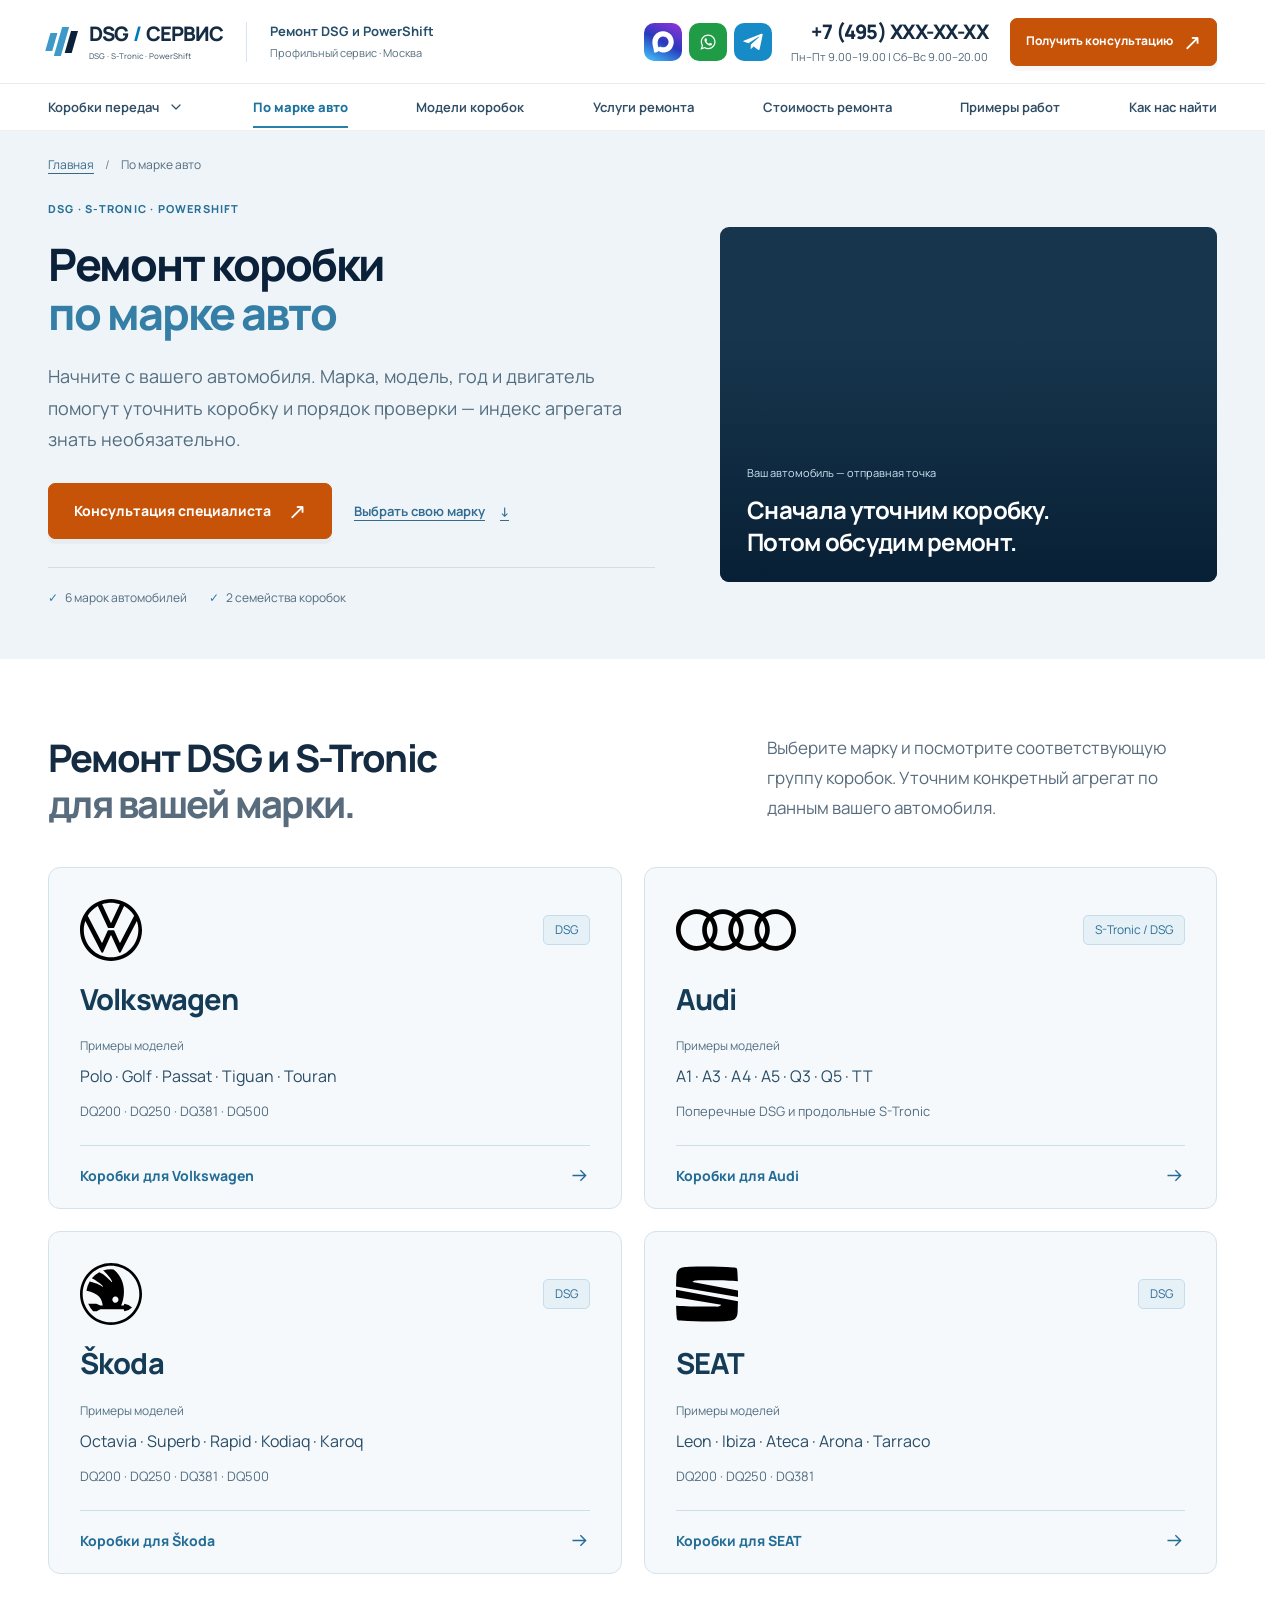
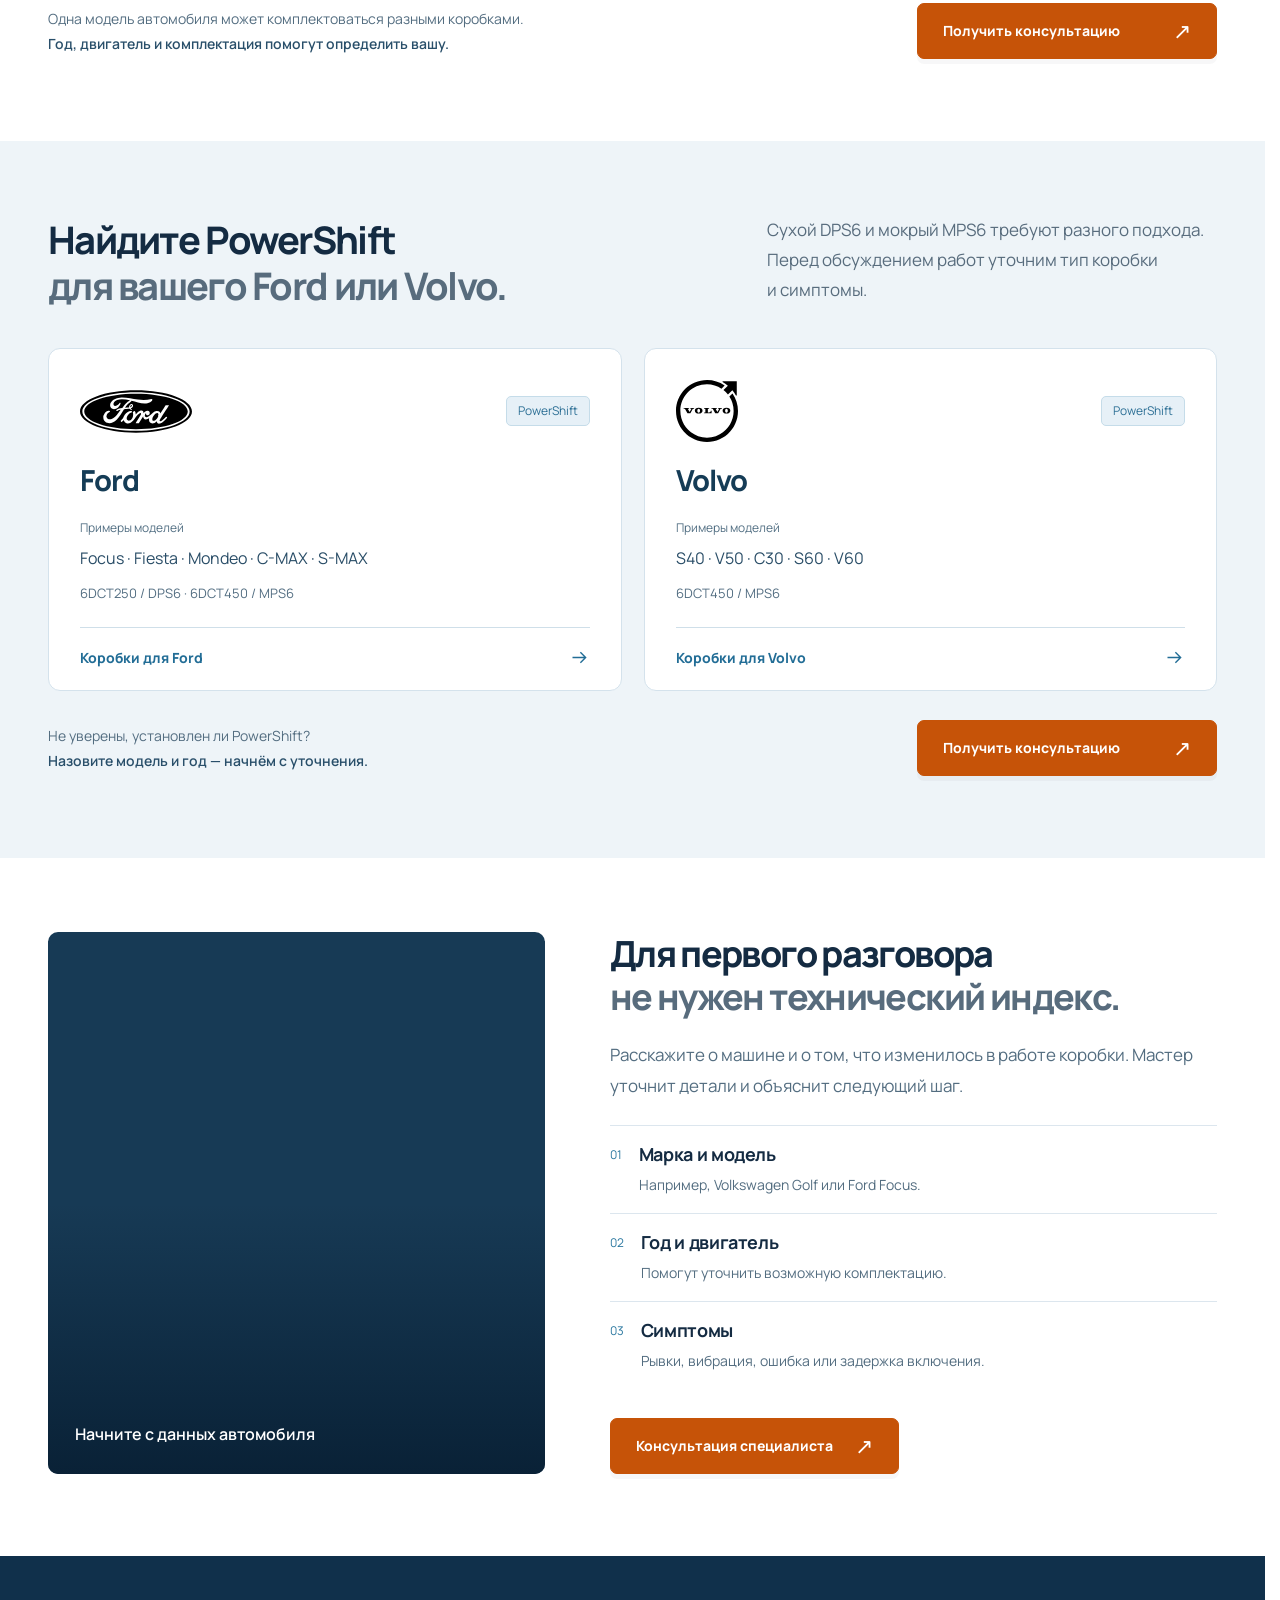
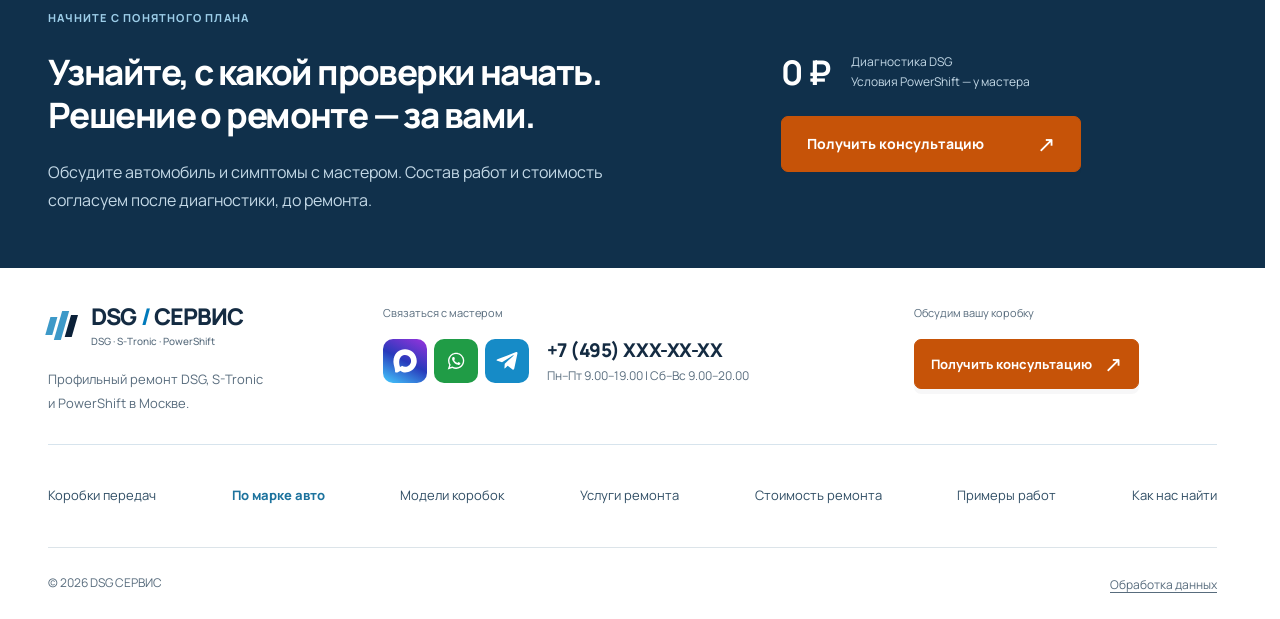
<file: brands/index.html>
<!doctype html>
<html lang="ru">
<head>
  <meta charset="utf-8">
  <meta name="viewport" content="width=device-width, initial-scale=1, viewport-fit=cover, interactive-widget=resizes-content">
  <meta name="theme-color" content="#0b2139">
  <meta name="color-scheme" content="light">
  <meta name="description" content="Ремонт DSG, S-Tronic и PowerShift по марке авто: Volkswagen, Audi, Škoda, SEAT, Ford и Volvo. Выберите марку или уточните тип коробки у мастера.">
  <meta name="robots" content="noindex, nofollow">
  <meta property="og:title" content="По марке авто — DSG СЕРВИС">
  <meta property="og:description" content="Volkswagen, Audi, Škoda, SEAT, Ford и Volvo: начните с марки вашего автомобиля.">
  <meta property="og:image" content="../assets/images/brands-hero.jpg">
  <title>Ремонт DSG и PowerShift по марке автомобиля | DSG СЕРВИС</title>
  <link rel="icon" href="../assets/icons/favicon.svg" type="image/svg+xml">
  <link rel="stylesheet" href="../assets/css/site.css">

  <link rel="stylesheet" href="../assets/css/pages/brands.css">
  <script src="../assets/js/config.js" defer></script>
  <script src="../assets/js/site.js" defer></script>
</head>
<body data-lead-image="brands-modal" class="inner-page brands-page"><a class="skip-link" href="#main">Перейти к содержанию</a><header class="site-header"><div class="container header-inner"><a class="brand" href="../" aria-label="DSG СЕРВИС — главная"><span class="brand-symbol" aria-hidden="true"><i></i><i></i><i></i></span><span class="brand-name">DSG<span class="brand-slash">/</span>СЕРВИС<small>DSG · S-Tronic · PowerShift</small></span></a><div class="header-specialty"><strong>Ремонт DSG и PowerShift</strong><span>Профильный сервис · Москва</span></div><div class="messengers" aria-label="Мессенджеры"><button type="button" class="messenger messenger-max" data-contact="MAX" aria-label="Написать в MAX" title="MAX"><img src="../assets/icons/messengers/max.svg" alt="" width="24" height="24"></button><button type="button" class="messenger messenger-whatsapp" data-contact="WhatsApp" aria-label="Написать в WhatsApp" title="WhatsApp"><img src="../assets/icons/messengers/whatsapp.svg" alt="" width="24" height="24"></button><button type="button" class="messenger messenger-telegram" data-contact="Telegram" aria-label="Написать в Telegram" title="Telegram"><img src="../assets/icons/messengers/telegram.svg" alt="" width="24" height="24"></button></div><div class="phone-block"><span class="phone-placeholder">+7 (495) XXX-XX-XX</span><small>Пн–Пт 9.00–19.00 <br>Сб–Вс 9.00–20.00</small></div><button type="button" class="button button-orange" data-open-lead="consult">Получить консультацию<span aria-hidden="true">↗</span></button><button class="menu-toggle" aria-label="Открыть меню" aria-expanded="false" aria-controls="mobile-menu"><span></span><span></span><span></span></button></div><div class="site-nav-row"><nav class="container desktop-nav" aria-label="Основная навигация"><details class="gearbox-dropdown"><summary aria-label="Открыть раздел коробок передач">Коробки передач<svg class="dropdown-chevron" viewBox="0 0 24 24" fill="none" stroke="currentColor" stroke-width="1.8" stroke-linecap="round" stroke-linejoin="round" aria-hidden="true" focusable="false"><path d="m6 9 6 6 6-6"/></svg></summary><div class="gearbox-dropdown-panel"><a href="../dsg/"><strong>DSG / S-Tronic</strong><span>Volkswagen · Audi · Škoda · SEAT</span></a><a href="../404/"><strong>PowerShift</strong><span>Ford · Volvo</span></a><a href="../404/"><strong>DCT китайских авто</strong><span>Chery · Geely · Haval и другие</span></a></div></details><a href="./" aria-current="page">По марке авто</a><a href="../gearboxes/#gearbox-catalog">Модели коробок</a><a href="../gearboxes/#services">Услуги ремонта</a><a href="../#prices">Стоимость ремонта</a><a href="../#gallery">Примеры работ</a><a href="../#addresses">Как нас найти</a></nav></div><nav id="mobile-menu" class="mobile-menu" aria-label="Мобильная навигация" hidden><details class="gearbox-dropdown"><summary aria-label="Открыть раздел коробок передач">Коробки передач<svg class="dropdown-chevron" viewBox="0 0 24 24" fill="none" stroke="currentColor" stroke-width="1.8" stroke-linecap="round" stroke-linejoin="round" aria-hidden="true" focusable="false"><path d="m6 9 6 6 6-6"/></svg></summary><div class="gearbox-dropdown-panel"><a href="../dsg/"><strong>DSG / S-Tronic</strong><span>Volkswagen · Audi · Škoda · SEAT</span></a><a href="../404/"><strong>PowerShift</strong><span>Ford · Volvo</span></a><a href="../404/"><strong>DCT китайских авто</strong><span>Chery · Geely · Haval и другие</span></a></div></details><a href="./" aria-current="page">По марке авто</a><a href="../gearboxes/#gearbox-catalog">Модели коробок</a><a href="../gearboxes/#services">Услуги ремонта</a><a href="../#prices">Стоимость ремонта</a><a href="../#gallery">Примеры работ</a><a href="../#addresses">Как нас найти</a><a href="../#guarantee">Гарантия на ремонт</a><a href="../#faq">Ответы мастера</a></nav></header><main id="main" class="inner-main brands-main"><section class="inner-hero brands-hero" aria-labelledby="brands-page-title"><div class="container"><nav class="breadcrumbs" aria-label="Хлебные крошки"><ol><li><a href="../">Главная</a></li><li><span aria-current="page">По марке авто</span></li></ol></nav><div class="inner-hero-grid"><div class="inner-hero-copy"><p class="eyebrow">DSG · S-Tronic · PowerShift</p><h1 id="brands-page-title">Ремонт коробки <br><span>по марке авто</span></h1><p class="inner-description">Начните с вашего автомобиля. Марка, модель, год и двигатель помогут уточнить коробку и порядок проверки — индекс агрегата знать необязательно.</p><div class="inner-hero-actions"><button type="button" class="button button-orange" data-open-lead="car">Консультация специалиста<span aria-hidden="true">↗</span></button><a class="catalog-jump" href="#brand-groups">Выбрать свою марку<span aria-hidden="true">↓</span></a></div><div class="inner-facts"><span>6 марок автомобилей</span><span>2 семейства коробок</span></div></div><div class="inner-hero-photo brands-hero-photo"><img src="../assets/images/brands-hero.jpg" alt="Audi и Ford в двух ремонтных постах сервиса" width="900" height="675" srcset="../assets/images/responsive/brands-hero-320.jpg 320w, ../assets/images/responsive/brands-hero-480.jpg 480w, ../assets/images/responsive/brands-hero-640.jpg 640w, ../assets/images/brands-hero.jpg 900w" sizes="(max-width:700px) calc(100vw - 40px), (max-width:1190px) 45vw, 650px" decoding="async" loading="eager" fetchpriority="high"><div class="inner-photo-label"><span>Ваш автомобиль — отправная точка</span><strong>Сначала уточним коробку. <br>Потом обсудим ремонт.</strong></div></div></div></div></section>
<section class="section brand-family-section" id="brand-groups" aria-labelledby="vag-title"><div class="container"><div class="section-heading"><div><h2 id="vag-title">Ремонт DSG и S-Tronic <br><span class="muted">для вашей марки.</span></h2></div><p class="section-intro">Выберите марку и посмотрите соответствующую группу коробок. Уточним конкретный агрегат по данным вашего автомобиля.</p></div><div class="auto-brand-grid"><a class="auto-brand-card" id="brand-volkswagen" href="../gearboxes/?brand=volkswagen#gearbox-catalog" aria-label="Посмотреть коробки для Volkswagen"><div class="auto-brand-top"><span class="auto-brand-logo"><img src="../assets/icons/brands/volkswagen.svg" alt="Логотип Volkswagen" width="120" height="72" loading="lazy"></span><span class="auto-brand-family">DSG</span></div><h3>Volkswagen</h3><div class="auto-brand-models"><span>Примеры моделей</span><p>Polo · Golf · Passat · Tiguan · Touran</p></div><p class="auto-brand-indices">DQ200 · DQ250 · DQ381 · DQ500</p><div class="auto-brand-link">Коробки для Volkswagen<svg viewBox="0 0 24 24" fill="none" stroke="currentColor" stroke-width="1.6" aria-hidden="true"><path d="M4 12h15m-6-6 6 6-6 6"/></svg></div></a><a class="auto-brand-card" id="brand-audi" href="../gearboxes/?brand=audi#gearbox-catalog" aria-label="Посмотреть коробки для Audi"><div class="auto-brand-top"><span class="auto-brand-logo"><img src="../assets/icons/brands/audi-wide.svg" alt="Логотип Audi" width="120" height="72" loading="lazy"></span><span class="auto-brand-family">S-Tronic / DSG</span></div><h3>Audi</h3><div class="auto-brand-models"><span>Примеры моделей</span><p>A1 · A3 · A4 · A5 · Q3 · Q5 · TT</p></div><p class="auto-brand-indices">Поперечные DSG и продольные S-Tronic</p><div class="auto-brand-link">Коробки для Audi<svg viewBox="0 0 24 24" fill="none" stroke="currentColor" stroke-width="1.6" aria-hidden="true"><path d="M4 12h15m-6-6 6 6-6 6"/></svg></div></a><a class="auto-brand-card" id="brand-skoda" href="../gearboxes/?brand=skoda#gearbox-catalog" aria-label="Посмотреть коробки для Škoda"><div class="auto-brand-top"><span class="auto-brand-logo"><img src="../assets/icons/brands/skoda.svg" alt="Логотип Škoda" width="120" height="72" loading="lazy"></span><span class="auto-brand-family">DSG</span></div><h3>Škoda</h3><div class="auto-brand-models"><span>Примеры моделей</span><p>Octavia · Superb · Rapid · Kodiaq · Karoq</p></div><p class="auto-brand-indices">DQ200 · DQ250 · DQ381 · DQ500</p><div class="auto-brand-link">Коробки для Škoda<svg viewBox="0 0 24 24" fill="none" stroke="currentColor" stroke-width="1.6" aria-hidden="true"><path d="M4 12h15m-6-6 6 6-6 6"/></svg></div></a><a class="auto-brand-card" id="brand-seat" href="../gearboxes/?brand=seat#gearbox-catalog" aria-label="Посмотреть коробки для SEAT"><div class="auto-brand-top"><span class="auto-brand-logo"><img src="../assets/icons/brands/seat.svg" alt="Логотип SEAT" width="120" height="72" loading="lazy"></span><span class="auto-brand-family">DSG</span></div><h3>SEAT</h3><div class="auto-brand-models"><span>Примеры моделей</span><p>Leon · Ibiza · Ateca · Arona · Tarraco</p></div><p class="auto-brand-indices">DQ200 · DQ250 · DQ381</p><div class="auto-brand-link">Коробки для SEAT<svg viewBox="0 0 24 24" fill="none" stroke="currentColor" stroke-width="1.6" aria-hidden="true"><path d="M4 12h15m-6-6 6 6-6 6"/></svg></div></a></div><div class="brand-section-bottom"><p>Одна модель автомобиля может комплектоваться разными коробками. <strong>Год, двигатель и комплектация помогут определить вашу.</strong></p><button type="button" class="button button-orange" data-open-lead="family">Получить консультацию<span aria-hidden="true">↗</span></button></div></div></section>
<section class="section brand-family-section powershift-brands" aria-labelledby="powershift-brands-title"><div class="container"><div class="section-heading"><div><h2 id="powershift-brands-title">Найдите PowerShift <br><span class="muted">для вашего Ford или Volvo.</span></h2></div><p class="section-intro">Сухой DPS6 и мокрый MPS6 требуют разного подхода. Перед обсуждением работ уточним тип коробки и симптомы.</p></div><div class="auto-brand-grid"><a class="auto-brand-card" id="brand-ford" href="../gearboxes/?brand=ford#gearbox-catalog" aria-label="Посмотреть коробки для Ford"><div class="auto-brand-top"><span class="auto-brand-logo"><img src="../assets/icons/brands/ford-wide.svg" alt="Логотип Ford" width="120" height="72" loading="lazy"></span><span class="auto-brand-family">PowerShift</span></div><h3>Ford</h3><div class="auto-brand-models"><span>Примеры моделей</span><p>Focus · Fiesta · Mondeo · C-MAX · S-MAX</p></div><p class="auto-brand-indices">6DCT250 / DPS6 · 6DCT450 / MPS6</p><div class="auto-brand-link">Коробки для Ford<svg viewBox="0 0 24 24" fill="none" stroke="currentColor" stroke-width="1.6" aria-hidden="true"><path d="M4 12h15m-6-6 6 6-6 6"/></svg></div></a><a class="auto-brand-card" id="brand-volvo" href="../gearboxes/?brand=volvo#gearbox-catalog" aria-label="Посмотреть коробки для Volvo"><div class="auto-brand-top"><span class="auto-brand-logo"><img src="../assets/icons/brands/volvo.svg" alt="Логотип Volvo" width="120" height="72" loading="lazy"></span><span class="auto-brand-family">PowerShift</span></div><h3>Volvo</h3><div class="auto-brand-models"><span>Примеры моделей</span><p>S40 · V50 · C30 · S60 · V60</p></div><p class="auto-brand-indices">6DCT450 / MPS6</p><div class="auto-brand-link">Коробки для Volvo<svg viewBox="0 0 24 24" fill="none" stroke="currentColor" stroke-width="1.6" aria-hidden="true"><path d="M4 12h15m-6-6 6 6-6 6"/></svg></div></a></div><div class="brand-section-bottom"><p>Не уверены, установлен ли PowerShift? <strong>Назовите модель и год — начнём с уточнения.</strong></p><button type="button" class="button button-orange" data-open-lead="family">Получить консультацию<span aria-hidden="true">↗</span></button></div></div></section>
<section class="section brand-identification" aria-labelledby="brand-help-title"><div class="container brand-identification-grid"><div class="brand-help-photo"><img src="../assets/images/brands-diagnostic.jpg" alt="Проверка автомобиля Audi диагностическим сканером" width="800" height="600" srcset="../assets/images/responsive/brands-diagnostic-320.jpg 320w, ../assets/images/responsive/brands-diagnostic-480.jpg 480w, ../assets/images/responsive/brands-diagnostic-640.jpg 640w, ../assets/images/brands-diagnostic.jpg 800w" sizes="(max-width:700px) calc(100vw - 40px), (max-width:1190px) 45vw, 650px" decoding="async" loading="lazy"><span>Начните с данных автомобиля</span></div><div class="brand-help-copy"><h2 id="brand-help-title">Для первого разговора <br><span class="muted">не нужен технический индекс.</span></h2><p>Расскажите о машине и о том, что изменилось в работе коробки. Мастер уточнит детали и объяснит следующий шаг.</p><ol class="car-data-list"><li><span>01</span><div><strong>Марка и модель</strong><p>Например, Volkswagen Golf или Ford Focus.</p></div></li><li><span>02</span><div><strong>Год и двигатель</strong><p>Помогут уточнить возможную комплектацию.</p></div></li><li><span>03</span><div><strong>Симптомы</strong><p>Рывки, вибрация, ошибка или задержка включения.</p></div></li></ol><button type="button" class="button button-orange" data-open-lead="car">Консультация специалиста<span aria-hidden="true">↗</span></button></div></div></section>
<section class="catalog-help brand-final" aria-labelledby="brand-final-title"><div class="container catalog-help-grid"><div><p class="eyebrow light">Начните с понятного плана</p><h2 id="brand-final-title">Узнайте, с какой проверки начать. <br>Решение о ремонте — за вами.</h2><p>Обсудите автомобиль и симптомы с мастером. Состав работ и стоимость согласуем после диагностики, до ремонта.</p></div><div class="catalog-help-action"><div class="help-guarantee"><strong>0 ₽</strong><span>Диагностика DSG <br>Условия PowerShift — у мастера</span></div><button type="button" class="button button-orange" data-open-lead="consult">Получить консультацию<span aria-hidden="true">↗</span></button></div></div></section></main><footer class="site-footer"><div class="container footer-main"><div><a class="brand" href="../#main" aria-label="DSG СЕРВИС — главная"><span class="brand-symbol" aria-hidden="true"><i></i><i></i><i></i></span><span>DSG<span class="brand-slash">/</span>СЕРВИС<small>DSG · S-Tronic · PowerShift</small></span></a><p>Профильный ремонт DSG, S-Tronic  <br>и PowerShift в Москве.</p></div><div><span class="footer-label">Связаться с мастером</span><div class="footer-contact-row"><div class="messengers" aria-label="Мессенджеры"><button type="button" class="messenger messenger-max" data-contact="MAX" aria-label="Написать в MAX" title="MAX"><img src="../assets/icons/messengers/max.svg" alt="" width="24" height="24"></button><button type="button" class="messenger messenger-whatsapp" data-contact="WhatsApp" aria-label="Написать в WhatsApp" title="WhatsApp"><img src="../assets/icons/messengers/whatsapp.svg" alt="" width="24" height="24"></button><button type="button" class="messenger messenger-telegram" data-contact="Telegram" aria-label="Написать в Telegram" title="Telegram"><img src="../assets/icons/messengers/telegram.svg" alt="" width="24" height="24"></button></div><div class="phone-block"><span class="phone-placeholder">+7 (495) XXX-XX-XX</span><small>Пн–Пт 9.00–19.00 <br>Сб–Вс 9.00–20.00</small></div></div></div><div class="footer-cta"><span class="footer-label">Обсудим вашу коробку</span><button type="button" class="button button-orange" data-open-lead="consult" >Получить консультацию<span aria-hidden="true">↗</span></button></div></div><nav class="container footer-navigation" aria-label="Навигация в подвале"><a href="../gearboxes/">Коробки передач</a><a href="./" aria-current="page">По марке авто</a><a href="../gearboxes/#gearbox-catalog">Модели коробок</a><a href="../gearboxes/#services">Услуги ремонта</a><a href="../#prices">Стоимость ремонта</a><a href="../#gallery">Примеры работ</a><a href="../#addresses">Как нас найти</a></nav><div class="container footer-bottom"><span>© 2026 DSG СЕРВИС</span><button class="privacy-text" data-privacy>Обработка данных</button></div></footer><div class="mobile-bottom"><button type="button" class="button button-orange" data-open-lead="consult" >Получить консультацию<span aria-hidden="true">↗</span></button></div><dialog class="lead-dialog" id="lead-dialog" aria-labelledby="modal-title"><button type="button" class="dialog-close" data-close-lead aria-label="Закрыть форму">×</button><div class="modal-layout"><div class="modal-photo"><img src="../assets/images/brands-modal.jpg" alt="Мастер осматривает коробку автомобиля на подъёмнике" width="640" height="853" srcset="../assets/images/responsive/brands-modal-320.jpg 320w, ../assets/images/responsive/brands-modal-480.jpg 480w, ../assets/images/brands-modal.jpg 640w" sizes="(max-width:700px) 1px, (max-width:960px) 40vw, 475px" decoding="async" loading="lazy"><div class="modal-photo-copy"><span>DSG / S-Tronic / PowerShift</span><h3>Вы понимаете причину.  <br>Вы выбираете ремонт.</h3><ul><li>Диагностика DSG бесплатно</li><li>Гарантия до 24 месяцев</li><li>Рассрочка на 4 месяца без %</li></ul></div></div><div class="modal-content"><p class="eyebrow" id="modal-eyebrow">Консультация специалиста</p><h2 id="modal-title">Получить консультацию</h2><p id="modal-description">Оставьте телефон. Специалист уточнит симптомы, ответит на вопросы и объяснит порядок диагностики и ремонта.</p><form id="modal-form" novalidate><input type="hidden" name="source" id="modal-source"><label for="modal-car">Автомобиль <span class="optional">необязательно</span></label><input id="modal-car" name="car" placeholder="Марка, модель, год" autocomplete="off"><label for="modal-phone">Ваш телефон</label><input id="modal-phone" type="tel" inputmode="tel" autocomplete="tel" name="phone" placeholder="+7 (999) 999-99-99" required maxlength="18" aria-describedby="modal-error"><label class="consent"><input type="checkbox" name="consent" required id="modal-consent"><span>Согласен с <button type="button" class="privacy-text" data-privacy>условиями обработки данных</button></span></label><p id="modal-error" class="form-error" role="status"></p><button class="button button-orange" type="submit" id="modal-submit">Получить консультацию <span aria-hidden="true">↗</span></button></form></div></div></dialog>
<dialog id="privacy-dialog" aria-labelledby="privacy-title"><button class="dialog-close" aria-label="Закрыть" data-close-dialog>×</button><p class="eyebrow">Условия обработки данных</p><h2 id="privacy-title">Как используются ваши данные</h2><p>Телефон и сведения об автомобиле нужны для ответа на ваше обращение и обсуждения ремонта.</p><p>Не указывайте в форме платёжные данные, пароли и другую информацию, которая не относится к вашему вопросу.</p><button class="button button-utility" data-close-dialog>Понятно</button></dialog>
<dialog class="contact-dialog" id="contact-dialog" aria-labelledby="contact-title"><button class="dialog-close" aria-label="Закрыть" data-close-contact>×</button><p class="eyebrow">Связаться с мастером</p><h2 id="contact-title">Написать в Telegram</h2><p>Этот способ связи сейчас недоступен. Пожалуйста, попробуйте другой мессенджер или позвоните в сервис.</p><button class="button button-utility" data-close-contact>Понятно</button></dialog><noscript><p class="noscript-note">Для открытия форм включите JavaScript. Информация о ремонте доступна без него.</p></noscript></body></html>
</file>
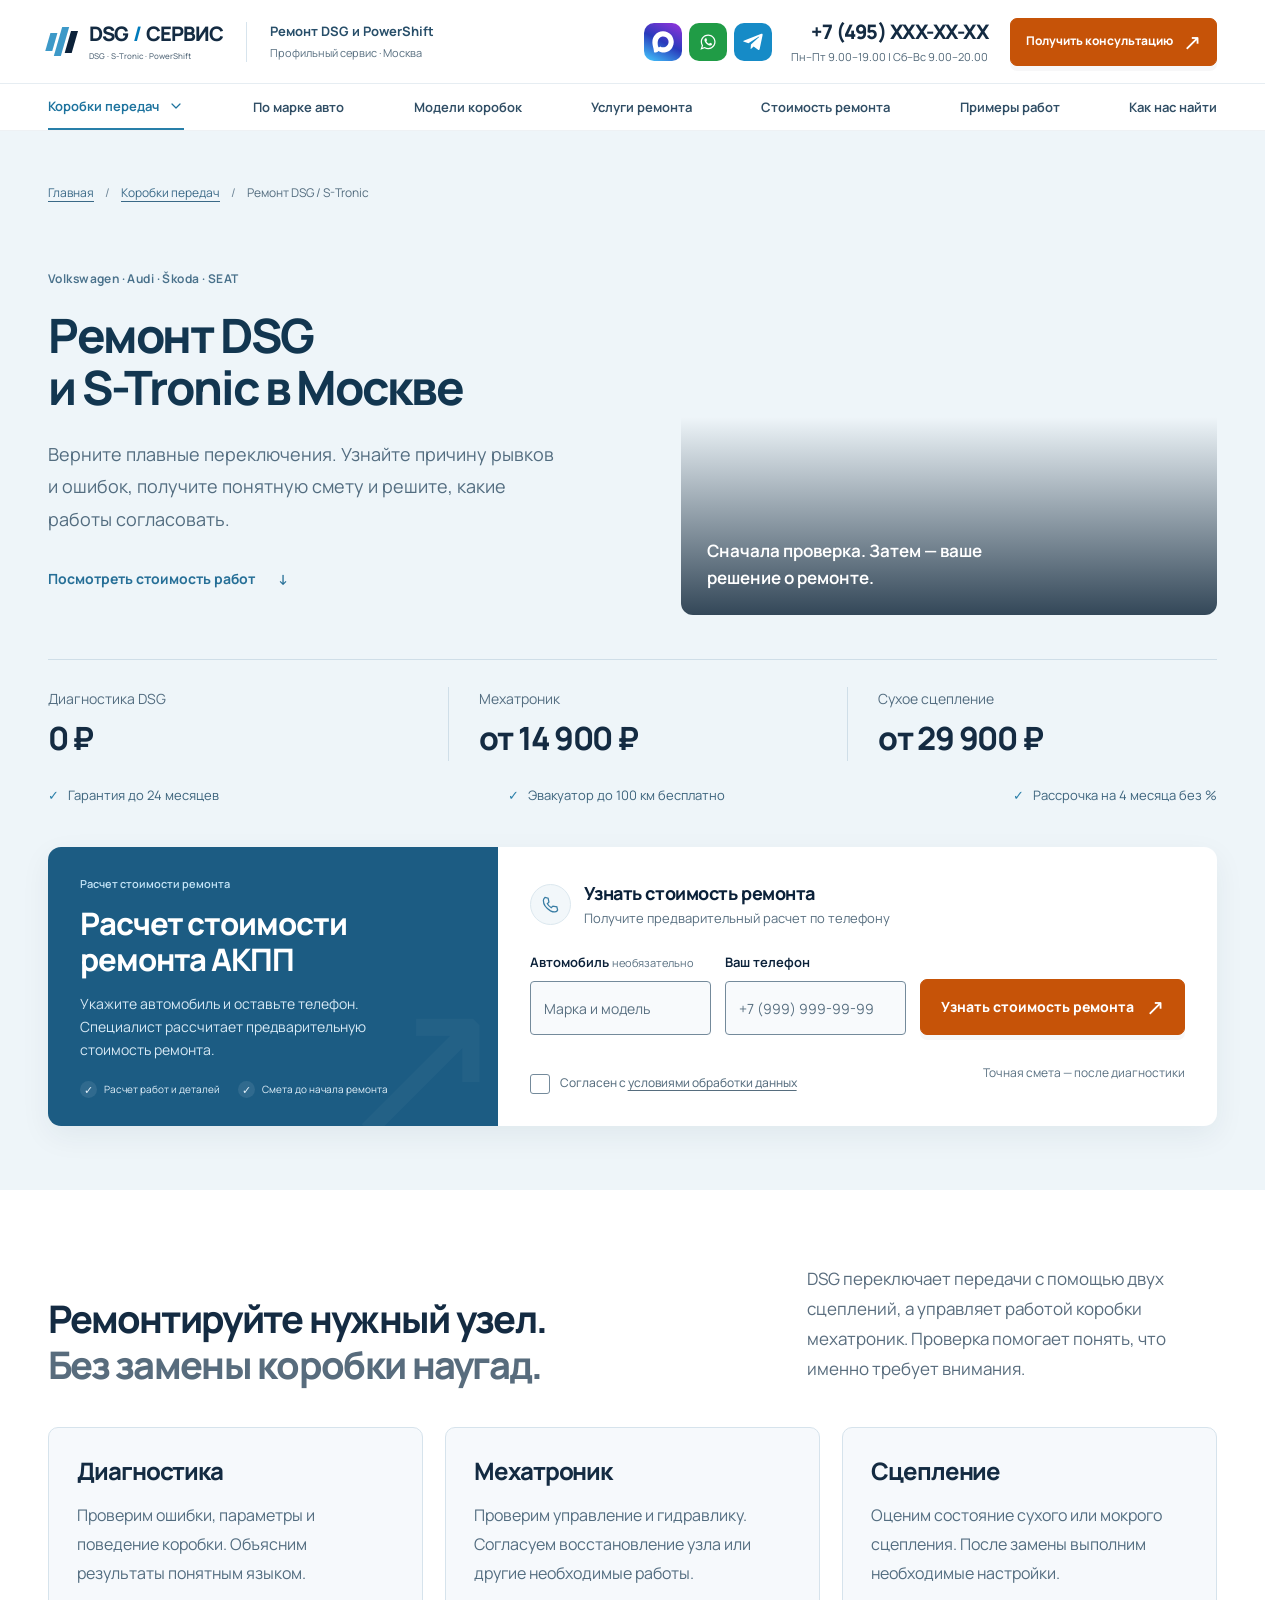
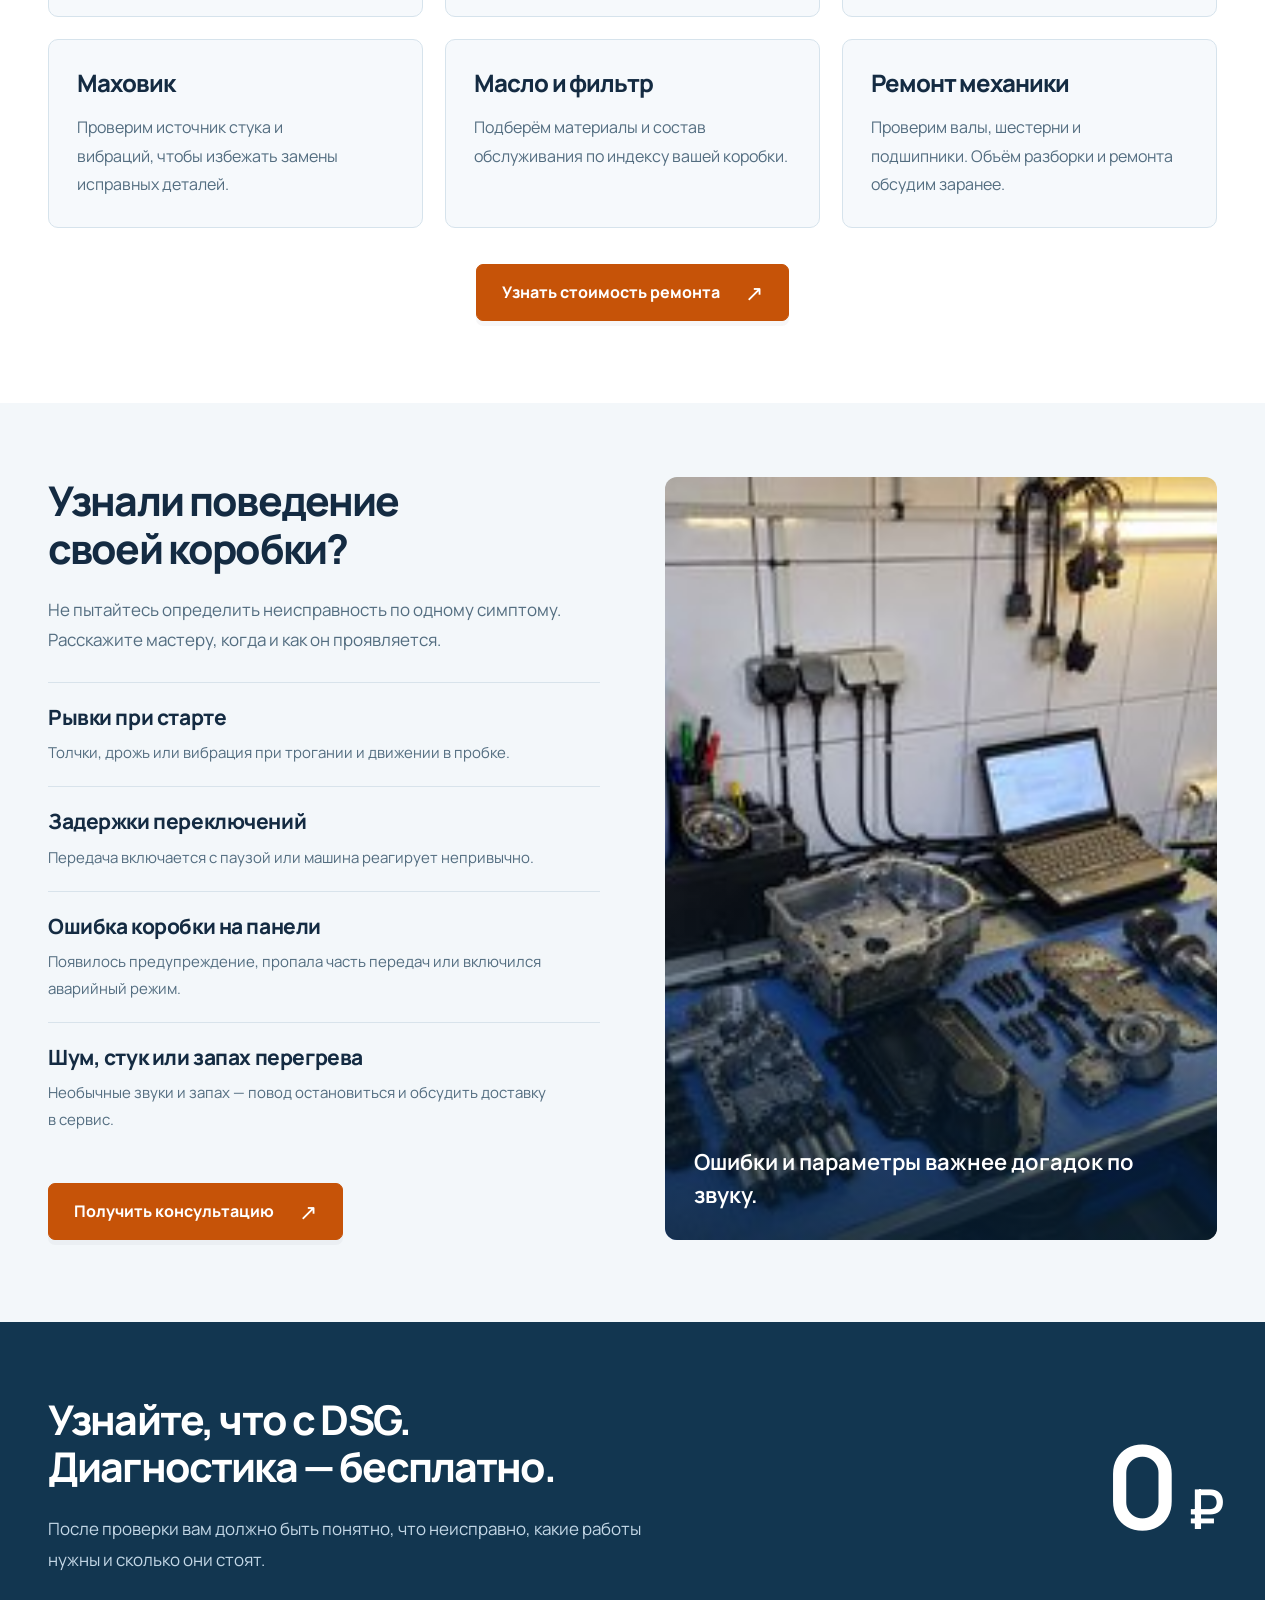
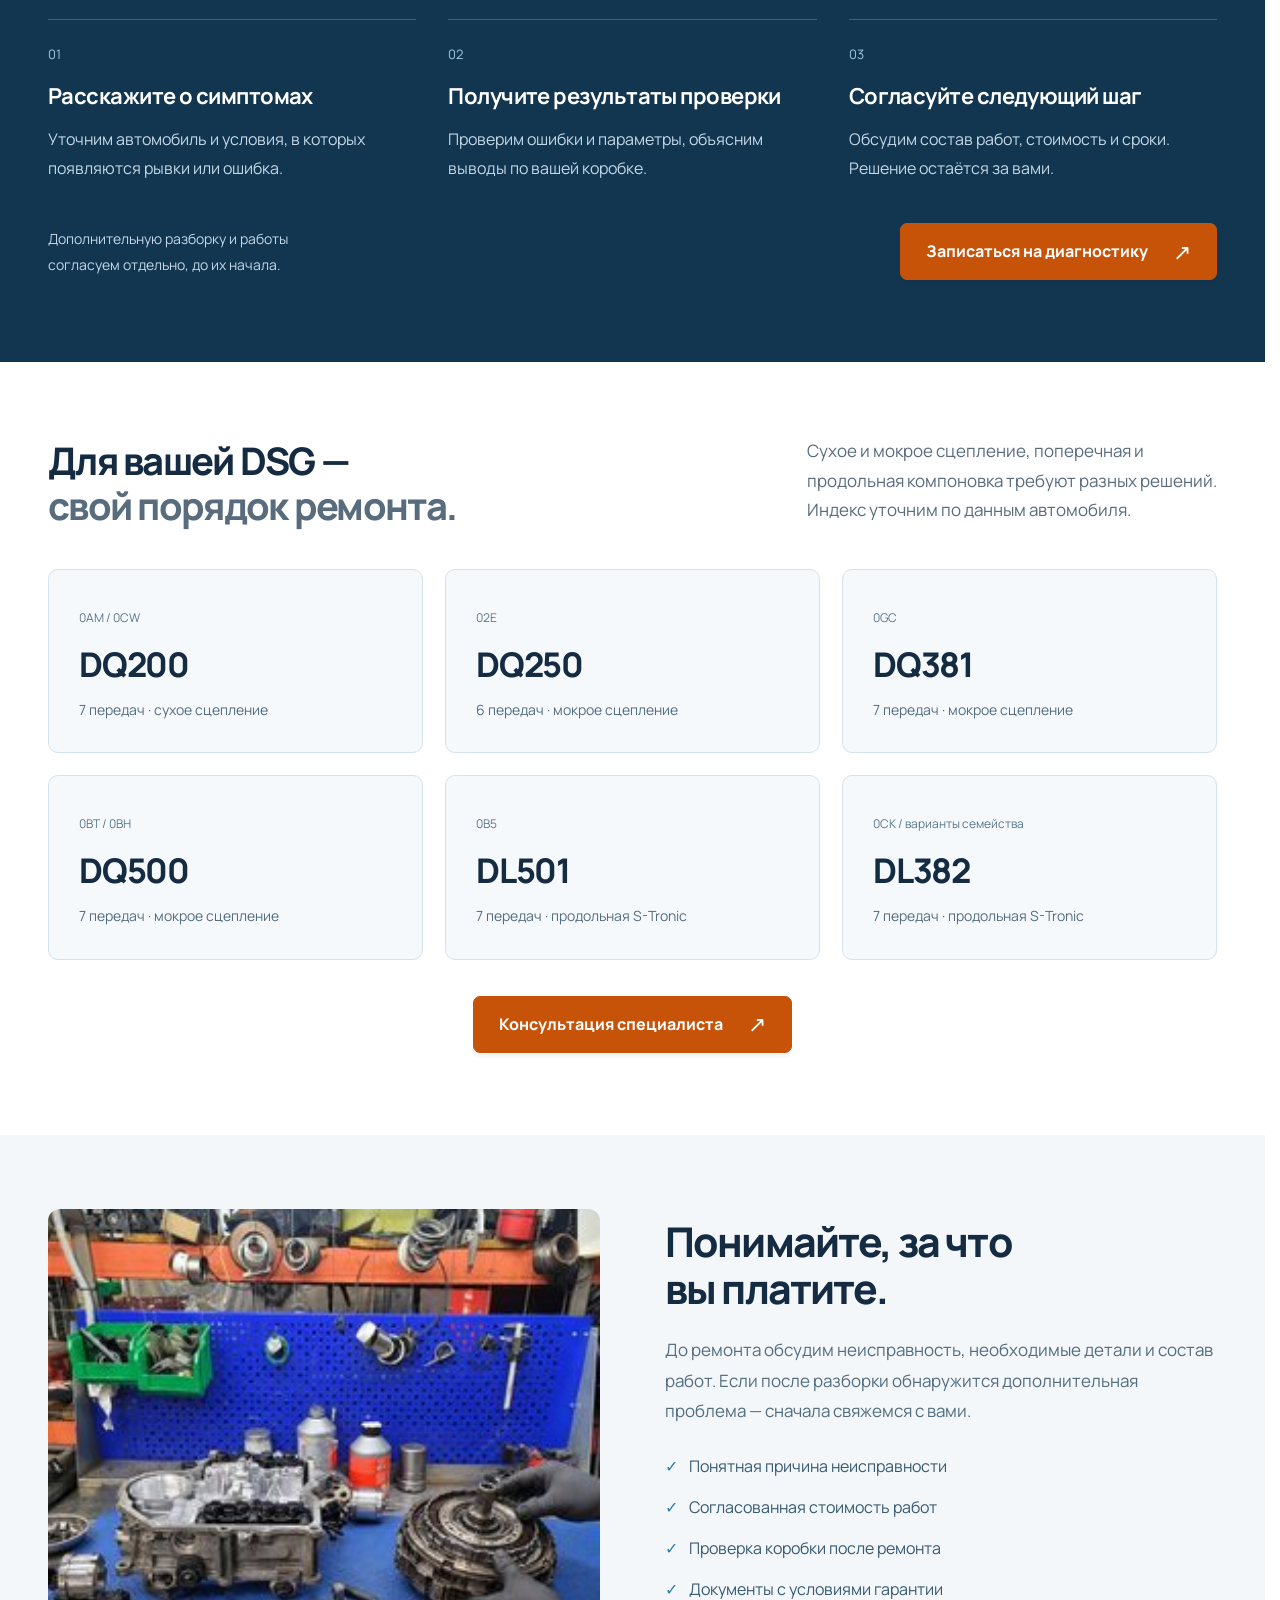
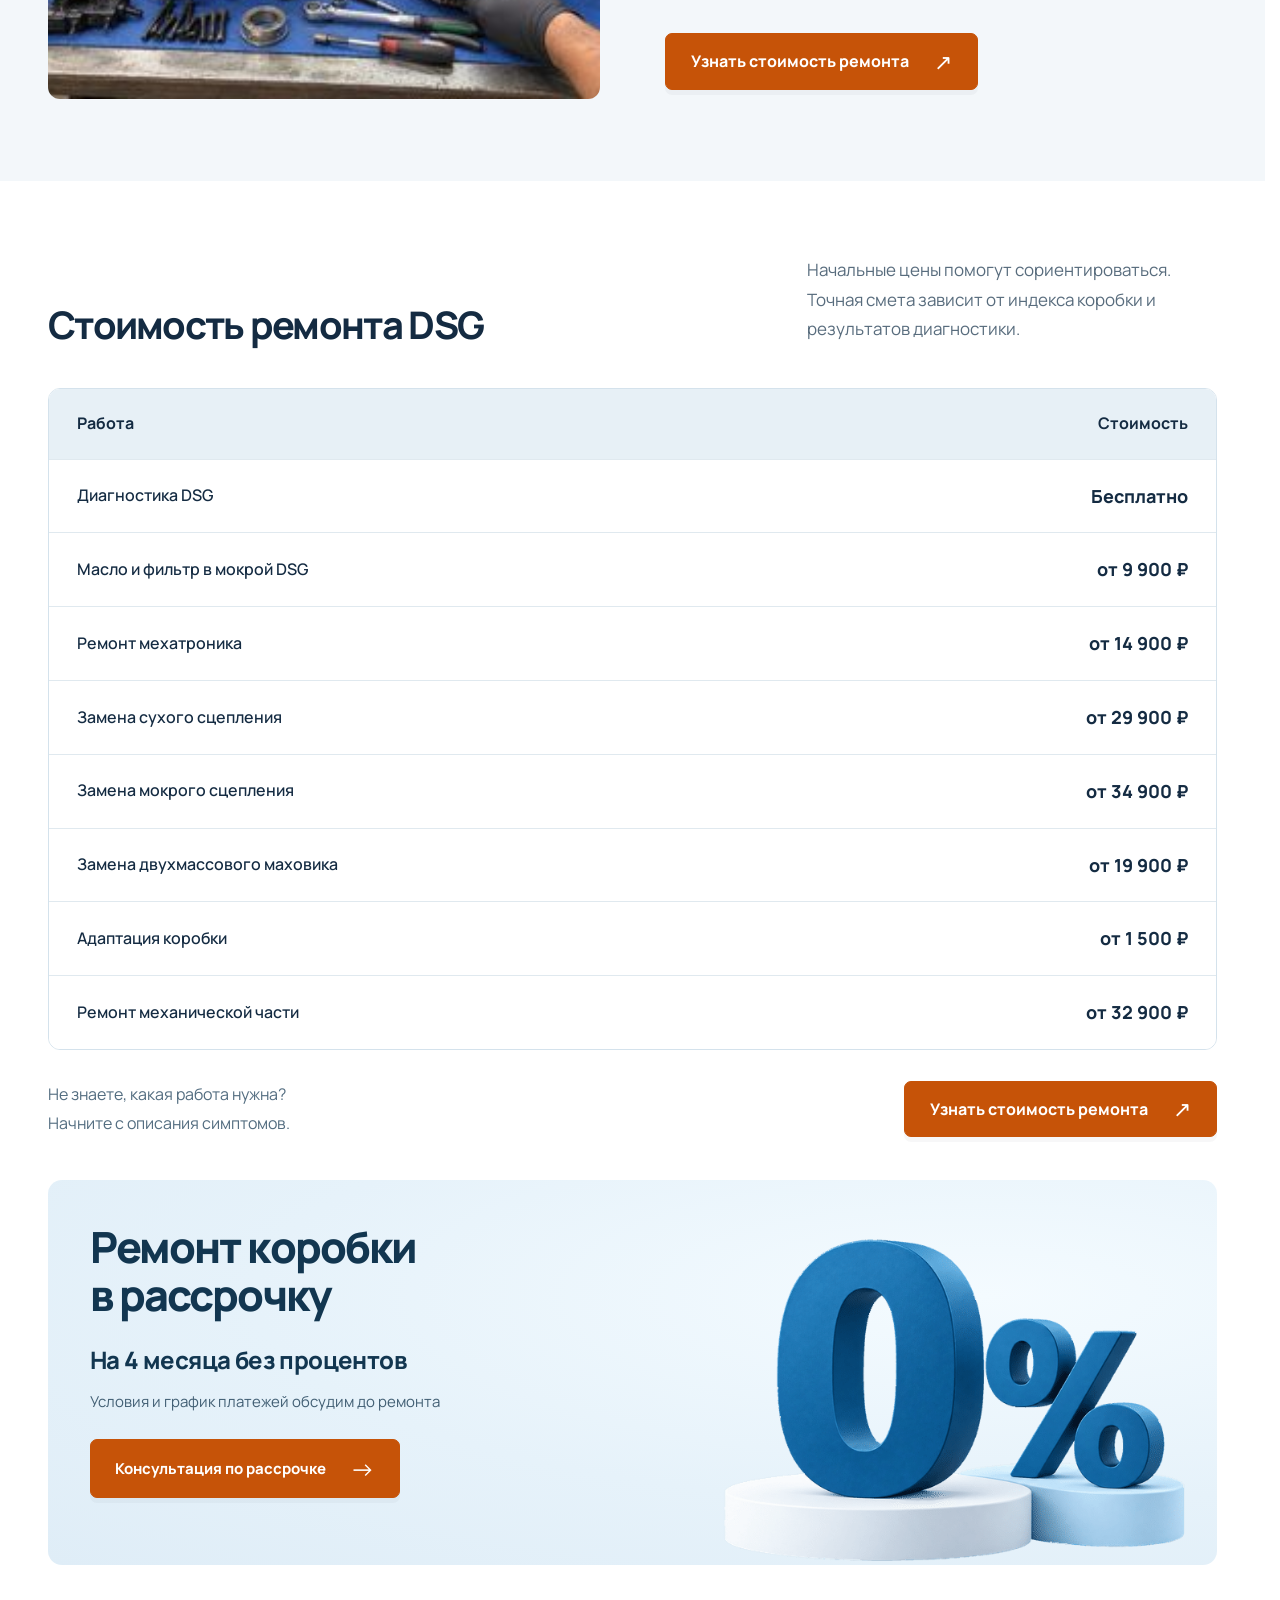
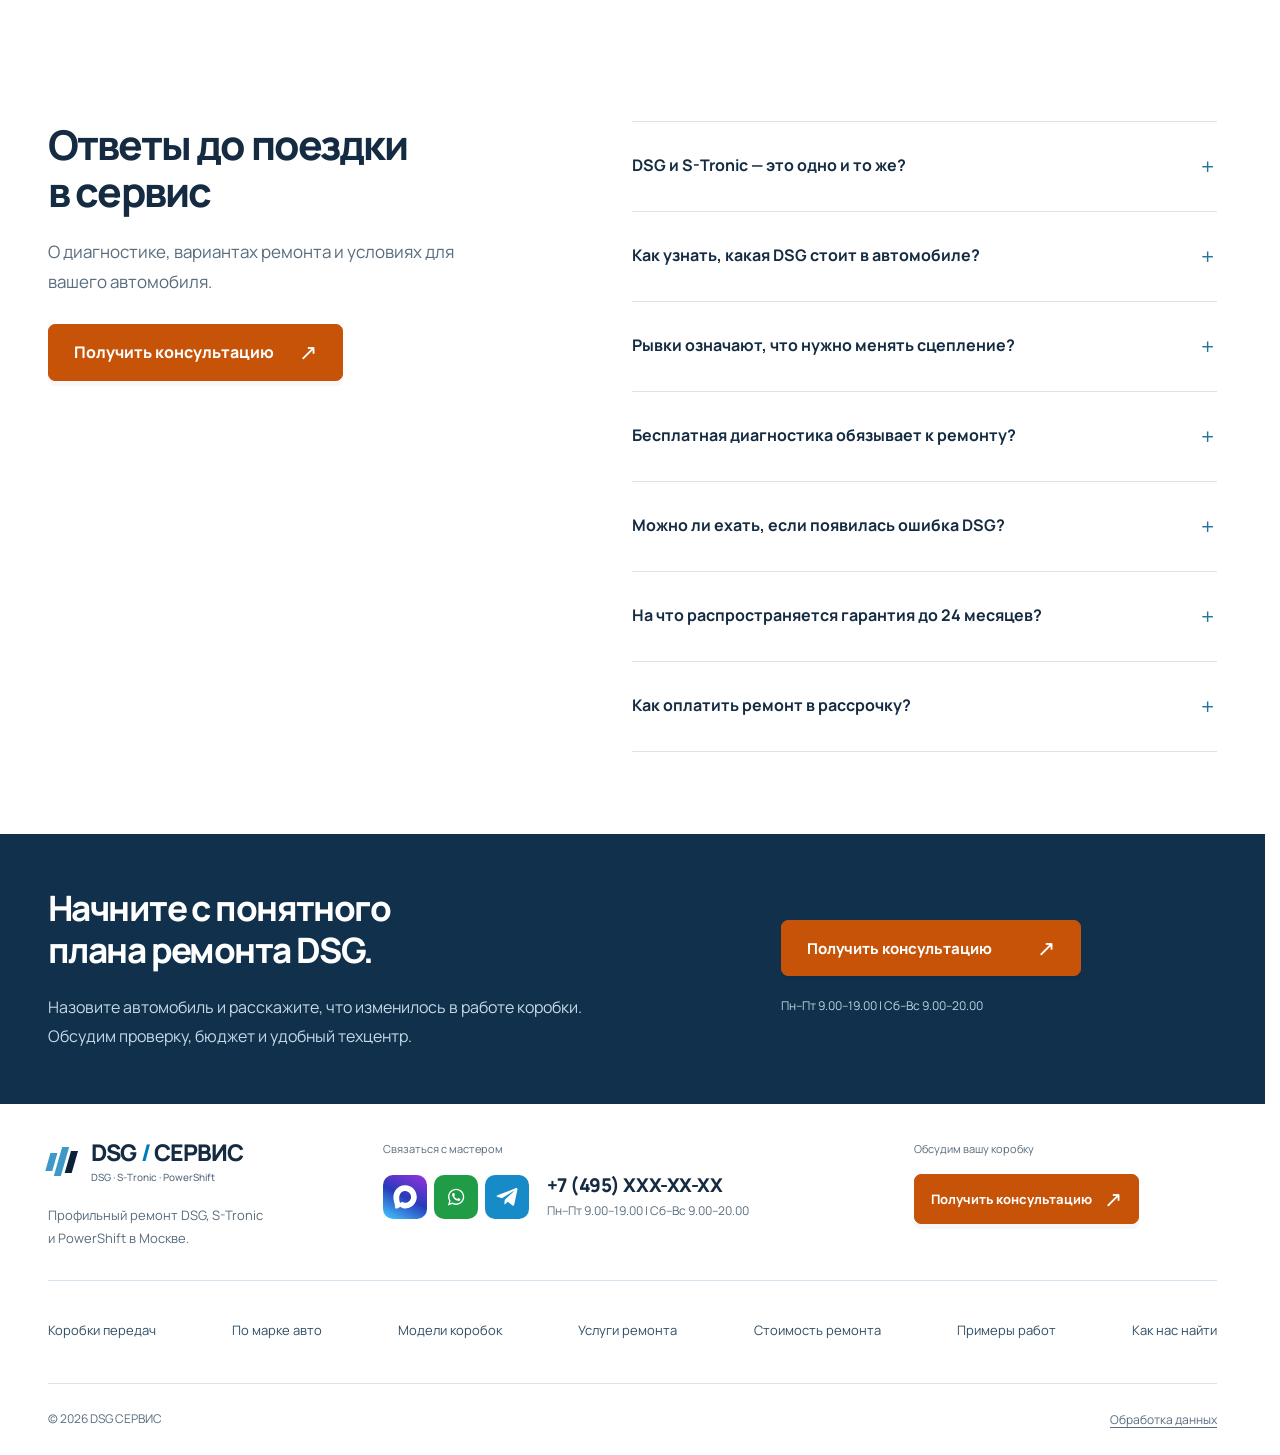
<file: dsg/index.html>
<!doctype html>
<html lang="ru">
<head>
  <meta charset="utf-8">
  <meta name="viewport" content="width=device-width, initial-scale=1, viewport-fit=cover, interactive-widget=resizes-content">
  <meta name="theme-color" content="#0b2139">
  <meta name="color-scheme" content="light">
  <meta name="description" content="Ремонт DSG и S-Tronic: диагностика бесплатно, сцепление, мехатроник, обслуживание и адаптация. Гарантия до 24 месяцев, рассрочка на 4 месяца без процентов.">
  <meta name="robots" content="noindex, nofollow">
  <meta property="og:title" content="Ремонт DSG / S-Tronic в Москве">
  <meta property="og:description" content="Узнайте причину рывков и стоимость ремонта вашей DSG до начала работ.">
  <meta property="og:image" content="../assets/images/dsg-hero-client.jpg">
  <title>Ремонт DSG / S-Tronic в Москве — DSG СЕРВИС</title>
  <link rel="icon" href="../assets/icons/favicon.svg" type="image/svg+xml">
  <link rel="stylesheet" href="../assets/css/site.css">

  <script src="../assets/js/config.js" defer></script>
  <script src="../assets/js/site.js" defer></script>
<link rel="stylesheet" href="../assets/css/components/pricing.css"><link rel="stylesheet" href="../assets/css/pages/dsg.css"></head>
<body data-lead-image="dsg-modal-client" class="inner-page"><a class="skip-link" href="#main">Перейти к содержанию</a><header class="site-header"><div class="container header-inner"><a class="brand" href="../" aria-label="DSG СЕРВИС — главная"><span class="brand-symbol" aria-hidden="true"><i></i><i></i><i></i></span><span class="brand-name">DSG<span class="brand-slash">/</span>СЕРВИС<small>DSG · S-Tronic · PowerShift</small></span></a><div class="header-specialty"><strong>Ремонт DSG и PowerShift</strong><span>Профильный сервис · Москва</span></div><div class="messengers" aria-label="Мессенджеры"><button type="button" class="messenger messenger-max" data-contact="MAX" aria-label="Написать в MAX" title="MAX"><img src="../assets/icons/messengers/max.svg" alt="" width="24" height="24"></button><button type="button" class="messenger messenger-whatsapp" data-contact="WhatsApp" aria-label="Написать в WhatsApp" title="WhatsApp"><img src="../assets/icons/messengers/whatsapp.svg" alt="" width="24" height="24"></button><button type="button" class="messenger messenger-telegram" data-contact="Telegram" aria-label="Написать в Telegram" title="Telegram"><img src="../assets/icons/messengers/telegram.svg" alt="" width="24" height="24"></button></div><div class="phone-block"><span class="phone-placeholder">+7 (495) XXX-XX-XX</span><small>Пн–Пт 9.00–19.00 <br>Сб–Вс 9.00–20.00</small></div><button type="button" class="button button-orange" data-open-lead="consult">Получить консультацию<span aria-hidden="true">↗</span></button><button class="menu-toggle" aria-label="Открыть меню" aria-expanded="false" aria-controls="mobile-menu"><span></span><span></span><span></span></button></div><div class="site-nav-row"><nav class="container desktop-nav" aria-label="Основная навигация"><details class="gearbox-dropdown is-current"><summary aria-label="Открыть раздел коробок передач">Коробки передач<svg class="dropdown-chevron" viewBox="0 0 24 24" fill="none" stroke="currentColor" stroke-width="1.8" stroke-linecap="round" stroke-linejoin="round" aria-hidden="true" focusable="false"><path d="m6 9 6 6 6-6"/></svg></summary><div class="gearbox-dropdown-panel"><a href="./" aria-current="page"><strong>DSG / S-Tronic</strong><span>Volkswagen · Audi · Škoda · SEAT</span></a><a href="../404/"><strong>PowerShift</strong><span>Ford · Volvo</span></a><a href="../404/"><strong>DCT китайских авто</strong><span>Chery · Geely · Haval и другие</span></a></div></details><a href="../brands/">По марке авто</a><a href="../gearboxes/#gearbox-catalog">Модели коробок</a><a href="../gearboxes/#services">Услуги ремонта</a><a href="../#prices">Стоимость ремонта</a><a href="../#gallery">Примеры работ</a><a href="../#addresses">Как нас найти</a></nav></div><nav id="mobile-menu" class="mobile-menu" aria-label="Мобильная навигация" hidden><details class="gearbox-dropdown is-current"><summary aria-label="Открыть раздел коробок передач">Коробки передач<svg class="dropdown-chevron" viewBox="0 0 24 24" fill="none" stroke="currentColor" stroke-width="1.8" stroke-linecap="round" stroke-linejoin="round" aria-hidden="true" focusable="false"><path d="m6 9 6 6 6-6"/></svg></summary><div class="gearbox-dropdown-panel"><a href="./" aria-current="page"><strong>DSG / S-Tronic</strong><span>Volkswagen · Audi · Škoda · SEAT</span></a><a href="../404/"><strong>PowerShift</strong><span>Ford · Volvo</span></a><a href="../404/"><strong>DCT китайских авто</strong><span>Chery · Geely · Haval и другие</span></a></div></details><a href="../brands/">По марке авто</a><a href="../gearboxes/#gearbox-catalog">Модели коробок</a><a href="../gearboxes/#services">Услуги ремонта</a><a href="../#prices">Стоимость ремонта</a><a href="../#gallery">Примеры работ</a><a href="../#addresses">Как нас найти</a><a href="../#guarantee">Гарантия на ремонт</a><a href="../#faq">Ответы мастера</a></nav></header><main id="main" class="inner-main">
<section class="dsg-hero" aria-labelledby="dsg-title"><div class="container"><nav class="breadcrumbs" aria-label="Хлебные крошки"><ol><li><a href="../">Главная</a></li><li><a href="../gearboxes/">Коробки передач</a></li><li><span aria-current="page">Ремонт DSG / S-Tronic</span></li></ol></nav><div class="dsg-hero-grid"><div class="dsg-hero-copy"><p class="dsg-family-label">Volkswagen · Audi · Škoda · SEAT</p><h1 id="dsg-title">Ремонт DSG<br>и S-Tronic в Москве</h1><p class="dsg-hero-intro">Верните плавные переключения. Узнайте причину рывков и ошибок, получите понятную смету и решите, какие работы согласовать.</p><a class="dsg-anchor" href="#dsg-prices">Посмотреть стоимость работ <span aria-hidden="true">↓</span></a></div><figure class="dsg-hero-photo"><img src="../assets/images/dsg-hero-client.jpg" alt="Ремонт DSG в цехе с синими подъёмниками" width="900" height="675" srcset="../assets/images/responsive/dsg-hero-client-320.jpg 320w, ../assets/images/responsive/dsg-hero-client-480.jpg 480w, ../assets/images/responsive/dsg-hero-client-640.jpg 640w, ../assets/images/dsg-hero-client.jpg 900w" sizes="(max-width:700px) calc(100vw - 40px), (max-width:1190px) 45vw, 650px" decoding="async" loading="eager" fetchpriority="high"><figcaption>Сначала проверка. Затем — ваше решение о ремонте.</figcaption></figure></div><div class="dsg-hero-prices"><div><span>Диагностика DSG</span><strong>0 ₽</strong></div><div><span>Мехатроник</span><strong>от 14 900 ₽</strong></div><div><span>Сухое сцепление</span><strong>от 29 900 ₽</strong></div></div><div class="dsg-promises"><span>Гарантия до 24 месяцев</span><span>Эвакуатор до 100 км бесплатно</span><span>Рассрочка на 4 месяца без %</span></div><div class="dsg-lead"><form class="hero-form inquiry-form" id="hero-form" novalidate><div class="inquiry-intro"><span class="inquiry-kicker">Расчет стоимости ремонта</span><h2>Расчет стоимости<br>ремонта АКПП</h2><p>Укажите автомобиль и оставьте телефон.<br>Специалист рассчитает предварительную стоимость ремонта.</p><div class="inquiry-outcomes" aria-label="Что обсудим"><span><i aria-hidden="true">✓</i> Расчет работ и деталей</span><span><i aria-hidden="true">✓</i> Смета до начала ремонта</span></div><span class="inquiry-watermark" aria-hidden="true">↗</span></div><div class="inquiry-fields"><div class="inquiry-field-heading"><span class="inquiry-call-icon" aria-hidden="true"><svg viewBox="0 0 24 24" fill="none" stroke="currentColor" stroke-width="1.6"><path d="m5 3 4 1 1 5-2 2a14 14 0 0 0 5 5l2-2 5 1 1 4c-1 3-5 3-9 1C7 17 3 12 3 7c0-2 1-3 2-4Z"/></svg></span><div><strong>Узнать стоимость ремонта</strong><p>Получите предварительный расчет по телефону</p></div></div><div class="inquiry-inputs"><div class="hero-form-field"><label for="hero-car">Автомобиль <span>необязательно</span></label><input id="hero-car" name="car" placeholder="Марка и модель" autocomplete="off"></div><div class="hero-form-field"><label for="hero-phone">Ваш телефон</label><input id="hero-phone" name="phone" type="tel" inputmode="tel" autocomplete="tel" placeholder="+7 (999) 999-99-99" required maxlength="18" aria-describedby="hero-error"></div><button type="submit" class="button button-orange">Узнать стоимость ремонта<span aria-hidden="true">↗</span></button></div><div class="inquiry-bottom"><label class="consent"><input type="checkbox" name="consent" id="hero-consent" required><span>Согласен с <button type="button" class="privacy-text" data-privacy>условиями обработки данных</button></span></label><p class="inquiry-hint">Точная смета — после диагностики</p></div><p id="hero-error" class="form-error" role="status"></p></div></form></div></div></section>
<section class="section dsg-services" id="dsg-services" aria-labelledby="dsg-services-title"><div class="container"><div class="section-heading"><h2 id="dsg-services-title">Ремонтируйте нужный узел.<br><span class="muted">Без замены коробки наугад.</span></h2><p class="section-intro">DSG переключает передачи с помощью двух сцеплений, а управляет работой коробки мехатроник. Проверка помогает понять, что именно требует внимания.</p></div><div class="dsg-service-grid"><article class="dsg-service"><h3>Диагностика</h3><p>Проверим ошибки, параметры и поведение коробки. Объясним результаты понятным языком.</p></article><article class="dsg-service"><h3>Мехатроник</h3><p>Проверим управление и гидравлику. Согласуем восстановление узла или другие необходимые работы.</p></article><article class="dsg-service"><h3>Сцепление</h3><p>Оценим состояние сухого или мокрого сцепления. После замены выполним необходимые настройки.</p></article><article class="dsg-service"><h3>Маховик</h3><p>Проверим источник стука и вибраций, чтобы избежать замены исправных деталей.</p></article><article class="dsg-service"><h3>Масло и фильтр</h3><p>Подберём материалы и состав обслуживания по индексу вашей коробки.</p></article><article class="dsg-service"><h3>Ремонт механики</h3><p>Проверим валы, шестерни и подшипники. Объём разборки и ремонта обсудим заранее.</p></article></div><div class="section-cta"><button type="button" class="button button-orange" data-open-lead="repair">Узнать стоимость ремонта<span aria-hidden="true">↗</span></button></div></div></section>
<section class="section dsg-symptoms" aria-labelledby="dsg-symptoms-title"><div class="container dsg-split"><div class="dsg-symptom-copy"><h2 id="dsg-symptoms-title">Узнали поведение<br>своей коробки?</h2><p class="dsg-section-description">Не пытайтесь определить неисправность по одному симптому. Расскажите мастеру, когда и как он проявляется.</p><ul class="dsg-symptom-list"><li><h3>Рывки при старте</h3><p>Толчки, дрожь или вибрация при трогании и движении в пробке.</p></li><li><h3>Задержки переключений</h3><p>Передача включается с паузой или машина реагирует непривычно.</p></li><li><h3>Ошибка коробки на панели</h3><p>Появилось предупреждение, пропала часть передач или включился аварийный режим.</p></li><li><h3>Шум, стук или запах перегрева</h3><p>Необычные звуки и запах — повод остановиться и обсудить доставку в сервис.</p></li></ul><button type="button" class="button button-orange" data-open-lead="family">Получить консультацию<span aria-hidden="true">↗</span></button></div><figure class="dsg-tall-photo"><img src="../assets/images/dsg-diagnostic-client.jpg" alt="Мехатроник и ноутбук на диагностическом верстаке сервиса" width="800" height="600" srcset="../assets/images/responsive/dsg-diagnostic-client-320.jpg 320w, ../assets/images/responsive/dsg-diagnostic-client-480.jpg 480w, ../assets/images/responsive/dsg-diagnostic-client-640.jpg 640w, ../assets/images/dsg-diagnostic-client.jpg 800w" sizes="(max-width:700px) calc(100vw - 40px), (max-width:1190px) 45vw, 650px" decoding="async" loading="lazy"><figcaption>Ошибки и параметры важнее догадок по звуку.</figcaption></figure></div></section>
<section class="section dsg-diagnosis" aria-labelledby="dsg-diagnosis-title"><div class="container"><div class="dsg-diagnosis-top"><div><h2 id="dsg-diagnosis-title">Узнайте, что с DSG.<br>Диагностика — бесплатно.</h2><p>После проверки вам должно быть понятно, что неисправно, какие работы нужны и сколько они стоят.</p></div><strong class="dsg-zero">0 <span>₽</span></strong></div><ol class="dsg-check-steps"><li><strong>Расскажите о симптомах</strong><p>Уточним автомобиль и условия, в которых появляются рывки или ошибка.</p></li><li><strong>Получите результаты проверки</strong><p>Проверим ошибки и параметры, объясним выводы по вашей коробке.</p></li><li><strong>Согласуйте следующий шаг</strong><p>Обсудим состав работ, стоимость и сроки. Решение остаётся за вами.</p></li></ol><div class="dsg-diagnosis-bottom"><p>Дополнительную разборку и работы<br>согласуем отдельно, до их начала.</p><button type="button" class="button button-orange" data-open-lead="diagnostic">Записаться на диагностику<span aria-hidden="true">↗</span></button></div></div></section>
<section class="section" aria-labelledby="dsg-models-title"><div class="container"><div class="section-heading"><h2 id="dsg-models-title">Для вашей DSG —<br><span class="muted">свой порядок ремонта.</span></h2><p class="section-intro">Сухое и мокрое сцепление, поперечная и продольная компоновка требуют разных решений. Индекс уточним по данным автомобиля.</p></div><div class="dsg-model-grid"><article class="dsg-model"><span>0AM / 0CW</span><h3>DQ200</h3><p>7 передач · сухое сцепление</p></article><article class="dsg-model"><span>02E</span><h3>DQ250</h3><p>6 передач · мокрое сцепление</p></article><article class="dsg-model"><span>0GC</span><h3>DQ381</h3><p>7 передач · мокрое сцепление</p></article><article class="dsg-model"><span>0BT / 0BH</span><h3>DQ500</h3><p>7 передач · мокрое сцепление</p></article><article class="dsg-model"><span>0B5</span><h3>DL501</h3><p>7 передач · продольная S-Tronic</p></article><article class="dsg-model"><span>0CK / варианты семейства</span><h3>DL382</h3><p>7 передач · продольная S-Tronic</p></article></div><div class="section-cta"><button type="button" class="button button-orange" data-open-lead="car">Консультация специалиста<span aria-hidden="true">↗</span></button></div></div></section>
<section class="section dsg-work" aria-labelledby="dsg-work-title"><div class="container dsg-split"><figure class="dsg-work-photo"><img src="../assets/images/dsg-repair-client.jpg" alt="Осмотр сцепления и деталей DSG на рабочем верстаке" width="800" height="600" srcset="../assets/images/responsive/dsg-repair-client-320.jpg 320w, ../assets/images/responsive/dsg-repair-client-480.jpg 480w, ../assets/images/responsive/dsg-repair-client-640.jpg 640w, ../assets/images/dsg-repair-client.jpg 800w" sizes="(max-width:700px) calc(100vw - 40px), (max-width:1190px) 45vw, 650px" decoding="async" loading="lazy"></figure><div><h2 id="dsg-work-title">Понимайте, за что<br>вы платите.</h2><p class="dsg-section-description">До ремонта обсудим неисправность, необходимые детали и состав работ. Если после разборки обнаружится дополнительная проблема — сначала свяжемся с вами.</p><ul class="dsg-result-list"><li>Понятная причина неисправности</li><li>Согласованная стоимость работ</li><li>Проверка коробки после ремонта</li><li>Документы с условиями гарантии</li></ul><button type="button" class="button button-orange" data-open-lead="repair">Узнать стоимость ремонта<span aria-hidden="true">↗</span></button></div></div></section>
<section class="section dsg-price-section" id="dsg-prices" aria-labelledby="dsg-prices-title"><div class="container"><div class="section-heading"><h2 id="dsg-prices-title">Стоимость ремонта DSG</h2><p class="section-intro">Начальные цены помогут сориентироваться. Точная смета зависит от индекса коробки и результатов диагностики.</p></div><div class="dsg-price-table"><table><caption class="sr-only">Начальная стоимость работ с DSG и S-Tronic</caption><thead><tr><th scope="col">Работа</th><th scope="col">Стоимость</th></tr></thead><tbody><tr><th scope="row">Диагностика DSG</th><td>Бесплатно</td></tr><tr><th scope="row">Масло и фильтр в мокрой DSG</th><td>от 9 900 ₽</td></tr><tr><th scope="row">Ремонт мехатроника</th><td>от 14 900 ₽</td></tr><tr><th scope="row">Замена сухого сцепления</th><td>от 29 900 ₽</td></tr><tr><th scope="row">Замена мокрого сцепления</th><td>от 34 900 ₽</td></tr><tr><th scope="row">Замена двухмассового маховика</th><td>от 19 900 ₽</td></tr><tr><th scope="row">Адаптация коробки</th><td>от 1 500 ₽</td></tr><tr><th scope="row">Ремонт механической части</th><td>от 32 900 ₽</td></tr></tbody></table></div><div class="dsg-price-bottom"><p>Не знаете, какая работа нужна?<br>Начните с описания симптомов.</p><button type="button" class="button button-orange" data-open-lead="price">Узнать стоимость ремонта<span aria-hidden="true">↗</span></button></div><aside class="financing-banner" id="installment" aria-labelledby="installment-title"><div class="financing-copy"><h3 id="installment-title">Ремонт коробки<br>в рассрочку</h3><p class="financing-offer">На 4 месяца без процентов</p><p class="financing-detail">Условия и график платежей обсудим до ремонта</p><button type="button" class="button button-orange" data-open-lead="installment">Консультация по рассрочке<span aria-hidden="true">→</span></button></div><img class="financing-art" src="../assets/images/installment-percent.png" alt="" width="640" height="427" srcset="../assets/images/responsive/installment-percent-320.png 320w, ../assets/images/responsive/installment-percent-480.png 480w, ../assets/images/installment-percent.png 640w" sizes="(max-width:700px) 320px, 560px" decoding="async" loading="lazy"></aside></div></section>
<section class="section" aria-labelledby="dsg-faq-title"><div class="container faq-grid"><div><h2 id="dsg-faq-title">Ответы до поездки<br>в сервис</h2><p class="dsg-section-description">О диагностике, вариантах ремонта и условиях для вашего автомобиля.</p><div class="dsg-faq-action"><button type="button" class="button button-orange" data-open-lead="question">Получить консультацию<span aria-hidden="true">↗</span></button></div></div><div class="faq-list"><details><summary>DSG и S-Tronic — это одно и то же?<span aria-hidden="true">+</span></summary><p>Это названия семейств роботизированных коробок с двумя сцеплениями в автомобилях Volkswagen Group. Конструкция и состав работ зависят от конкретного индекса агрегата, поэтому сначала уточняем данные автомобиля.</p></details><details><summary>Как узнать, какая DSG стоит в автомобиле?<span aria-hidden="true">+</span></summary><p>Назовите марку, модель, год и двигатель. При необходимости мастер попросит VIN или проверит данные диагностикой. Самостоятельно искать индекс коробки необязательно.</p></details><details><summary>Рывки означают, что нужно менять сцепление?<span aria-hidden="true">+</span></summary><p>Нет. Похожие симптомы могут быть связаны с разными узлами и настройками. Сначала проверим ошибки и рабочие параметры, затем объясним причину и предложим состав работ.</p></details><details><summary>Бесплатная диагностика обязывает к ремонту?<span aria-hidden="true">+</span></summary><p>Решение о ремонте остаётся за вами. Сначала обсуждаем результаты проверки и смету. Если для уточнения причины потребуется отдельная разборка или дополнительная операция, согласуем её заранее.</p></details><details><summary>Можно ли ехать, если появилась ошибка DSG?<span aria-hidden="true">+</span></summary><p>Это зависит от симптомов. Если пропали передачи, появились сильные удары, утечка или запах перегрева, остановитесь в безопасном месте и свяжитесь с мастером. Можно обсудить бесплатный эвакуатор до 100 км.</p></details><details><summary>На что распространяется гарантия до 24 месяцев?<span aria-hidden="true">+</span></summary><p>Срок и покрытие зависят от вида ремонта. До начала работ обсудим условия для вашего автомобиля, а после ремонта передадим документы с согласованными условиями.</p></details><details><summary>Как оплатить ремонт в рассрочку?<span aria-hidden="true">+</span></summary><p>Доступна рассрочка на 4 месяца без процентов. Условия оформления и график платежей обсуждаются до начала ремонта.</p></details></div></div></section>
<section class="catalog-help" aria-labelledby="dsg-final-title"><div class="container catalog-help-grid"><div><h2 id="dsg-final-title">Начните с понятного<br>плана ремонта DSG.</h2><p>Назовите автомобиль и расскажите, что изменилось в работе коробки. Обсудим проверку, бюджет и удобный техцентр.</p></div><div class="catalog-help-action"><button type="button" class="button button-orange" data-open-lead="consult">Получить консультацию<span aria-hidden="true">↗</span></button><p class="dsg-final-hours">Пн–Пт 9.00–19.00 | Сб–Вс 9.00–20.00</p></div></div></section></main><footer class="site-footer"><div class="container footer-main"><div><a class="brand" href="../#main" aria-label="DSG СЕРВИС — главная"><span class="brand-symbol" aria-hidden="true"><i></i><i></i><i></i></span><span>DSG<span class="brand-slash">/</span>СЕРВИС<small>DSG · S-Tronic · PowerShift</small></span></a><p>Профильный ремонт DSG, S-Tronic  <br>и PowerShift в Москве.</p></div><div><span class="footer-label">Связаться с мастером</span><div class="footer-contact-row"><div class="messengers" aria-label="Мессенджеры"><button type="button" class="messenger messenger-max" data-contact="MAX" aria-label="Написать в MAX" title="MAX"><img src="../assets/icons/messengers/max.svg" alt="" width="24" height="24"></button><button type="button" class="messenger messenger-whatsapp" data-contact="WhatsApp" aria-label="Написать в WhatsApp" title="WhatsApp"><img src="../assets/icons/messengers/whatsapp.svg" alt="" width="24" height="24"></button><button type="button" class="messenger messenger-telegram" data-contact="Telegram" aria-label="Написать в Telegram" title="Telegram"><img src="../assets/icons/messengers/telegram.svg" alt="" width="24" height="24"></button></div><div class="phone-block"><span class="phone-placeholder">+7 (495) XXX-XX-XX</span><small>Пн–Пт 9.00–19.00 <br>Сб–Вс 9.00–20.00</small></div></div></div><div class="footer-cta"><span class="footer-label">Обсудим вашу коробку</span><button type="button" class="button button-orange" data-open-lead="consult" >Получить консультацию<span aria-hidden="true">↗</span></button></div></div><nav class="container footer-navigation" aria-label="Навигация в подвале"><a href="../gearboxes/">Коробки передач</a><a href="../brands/">По марке авто</a><a href="../gearboxes/#gearbox-catalog">Модели коробок</a><a href="../gearboxes/#services">Услуги ремонта</a><a href="../#prices">Стоимость ремонта</a><a href="../#gallery">Примеры работ</a><a href="../#addresses">Как нас найти</a></nav><div class="container footer-bottom"><span>© 2026 DSG СЕРВИС</span><button class="privacy-text" data-privacy>Обработка данных</button></div></footer><div class="mobile-bottom"><button type="button" class="button button-orange" data-open-lead="consult" >Получить консультацию<span aria-hidden="true">↗</span></button></div><dialog class="lead-dialog" id="lead-dialog" aria-labelledby="modal-title"><button type="button" class="dialog-close" data-close-lead aria-label="Закрыть форму">×</button><div class="modal-layout"><div class="modal-photo"><img src="../assets/images/dsg-modal-client.jpg" alt="Мастер осматривает снятую коробку в цехе" width="640" height="853" srcset="../assets/images/responsive/dsg-modal-client-320.jpg 320w, ../assets/images/responsive/dsg-modal-client-480.jpg 480w, ../assets/images/dsg-modal-client.jpg 640w" sizes="(max-width:700px) 1px, (max-width:960px) 40vw, 475px" decoding="async" loading="lazy"><div class="modal-photo-copy"><span>DSG / S-Tronic / PowerShift</span><h3>Вы понимаете причину.  <br>Вы выбираете ремонт.</h3><ul><li>Диагностика DSG бесплатно</li><li>Гарантия до 24 месяцев</li><li>Рассрочка на 4 месяца без %</li></ul></div></div><div class="modal-content"><p class="eyebrow" id="modal-eyebrow">Консультация специалиста</p><h2 id="modal-title">Получить консультацию</h2><p id="modal-description">Оставьте телефон. Специалист уточнит симптомы, ответит на вопросы и объяснит порядок диагностики и ремонта.</p><form id="modal-form" novalidate><input type="hidden" name="source" id="modal-source"><label for="modal-car">Автомобиль <span class="optional">необязательно</span></label><input id="modal-car" name="car" placeholder="Марка, модель, год" autocomplete="off"><label for="modal-phone">Ваш телефон</label><input id="modal-phone" type="tel" inputmode="tel" autocomplete="tel" name="phone" placeholder="+7 (999) 999-99-99" required maxlength="18" aria-describedby="modal-error"><label class="consent"><input type="checkbox" name="consent" required id="modal-consent"><span>Согласен с <button type="button" class="privacy-text" data-privacy>условиями обработки данных</button></span></label><p id="modal-error" class="form-error" role="status"></p><button class="button button-orange" type="submit" id="modal-submit">Получить консультацию <span aria-hidden="true">↗</span></button></form></div></div></dialog>
<dialog id="privacy-dialog" aria-labelledby="privacy-title"><button class="dialog-close" aria-label="Закрыть" data-close-dialog>×</button><p class="eyebrow">Условия обработки данных</p><h2 id="privacy-title">Как используются ваши данные</h2><p>Телефон и сведения об автомобиле нужны для ответа на ваше обращение и обсуждения ремонта.</p><p>Не указывайте в форме платёжные данные, пароли и другую информацию, которая не относится к вашему вопросу.</p><button class="button button-utility" data-close-dialog>Понятно</button></dialog>
<dialog class="contact-dialog" id="contact-dialog" aria-labelledby="contact-title"><button class="dialog-close" aria-label="Закрыть" data-close-contact>×</button><p class="eyebrow">Связаться с мастером</p><h2 id="contact-title">Написать в Telegram</h2><p>Этот способ связи сейчас недоступен. Пожалуйста, попробуйте другой мессенджер или позвоните в сервис.</p><button class="button button-utility" data-close-contact>Понятно</button></dialog><noscript><p class="noscript-note">Для открытия форм включите JavaScript. Информация о ремонте доступна без него.</p></noscript></body></html>
</file>
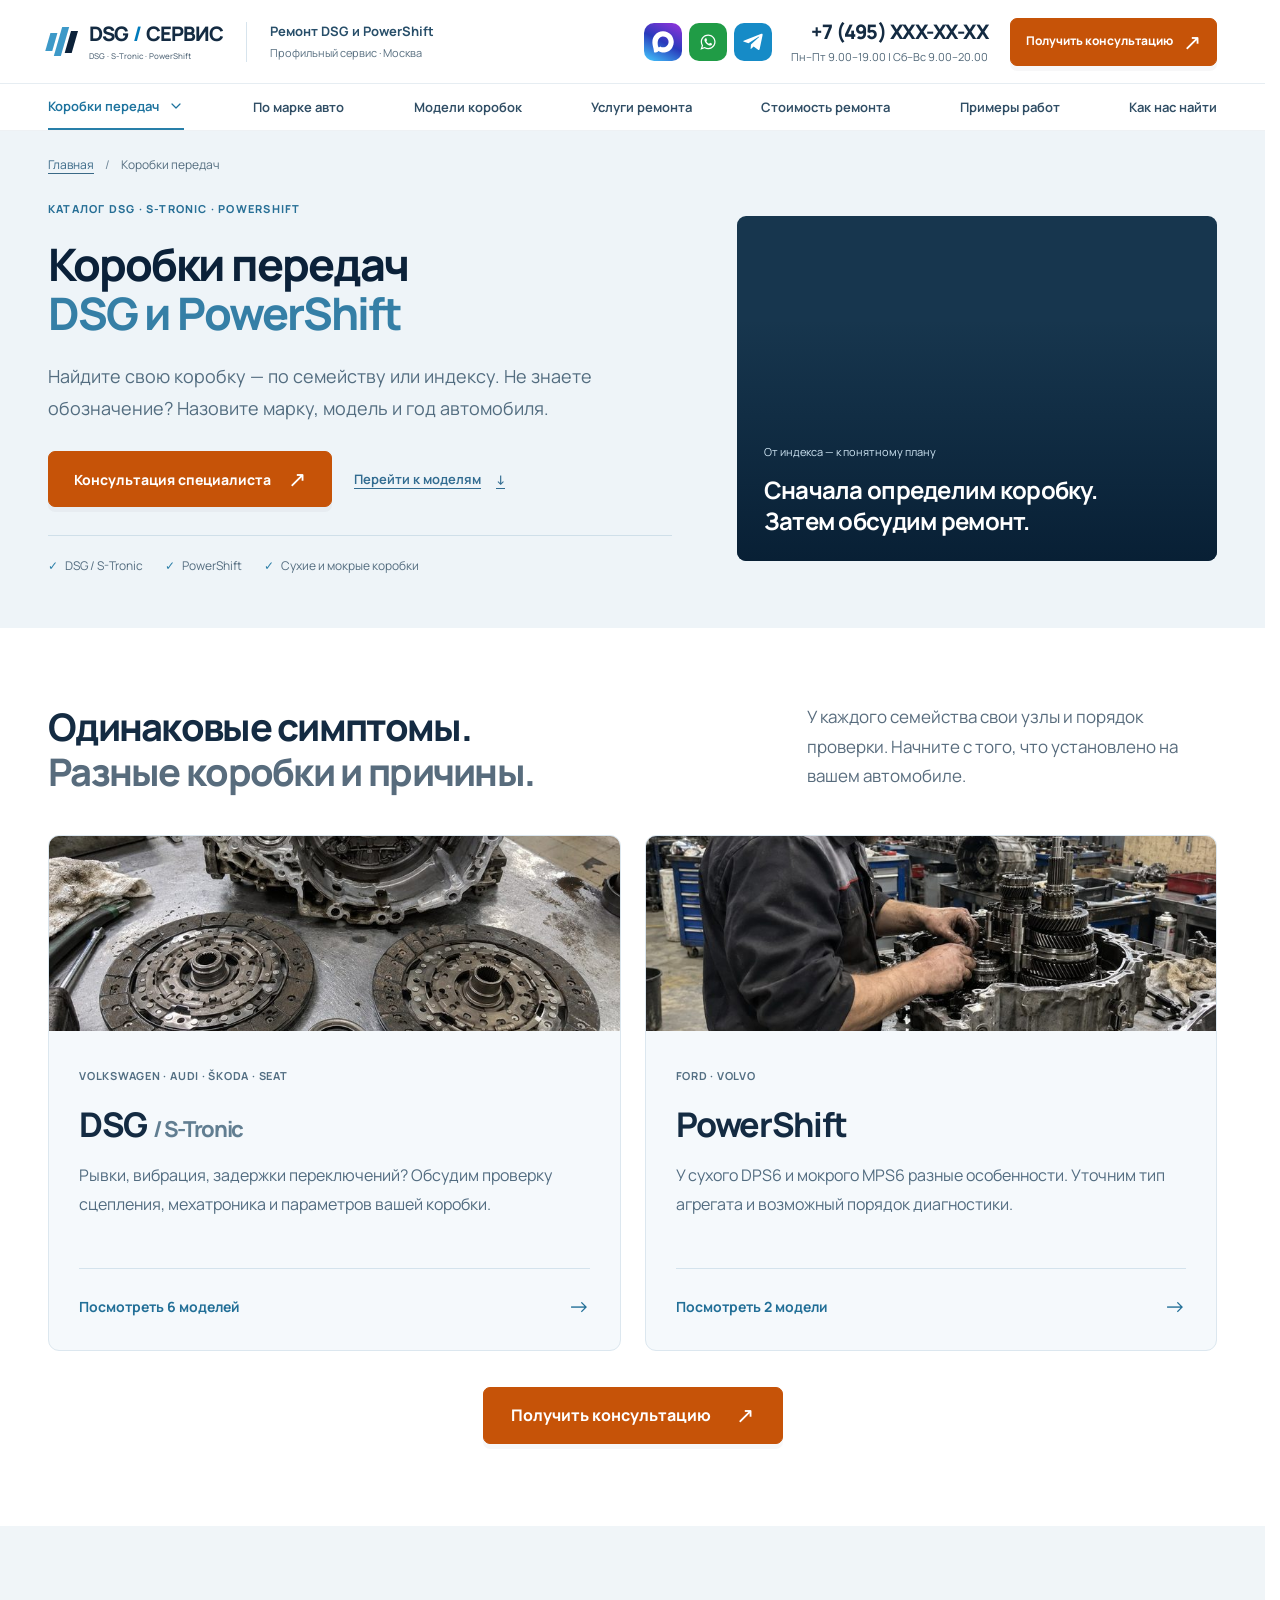
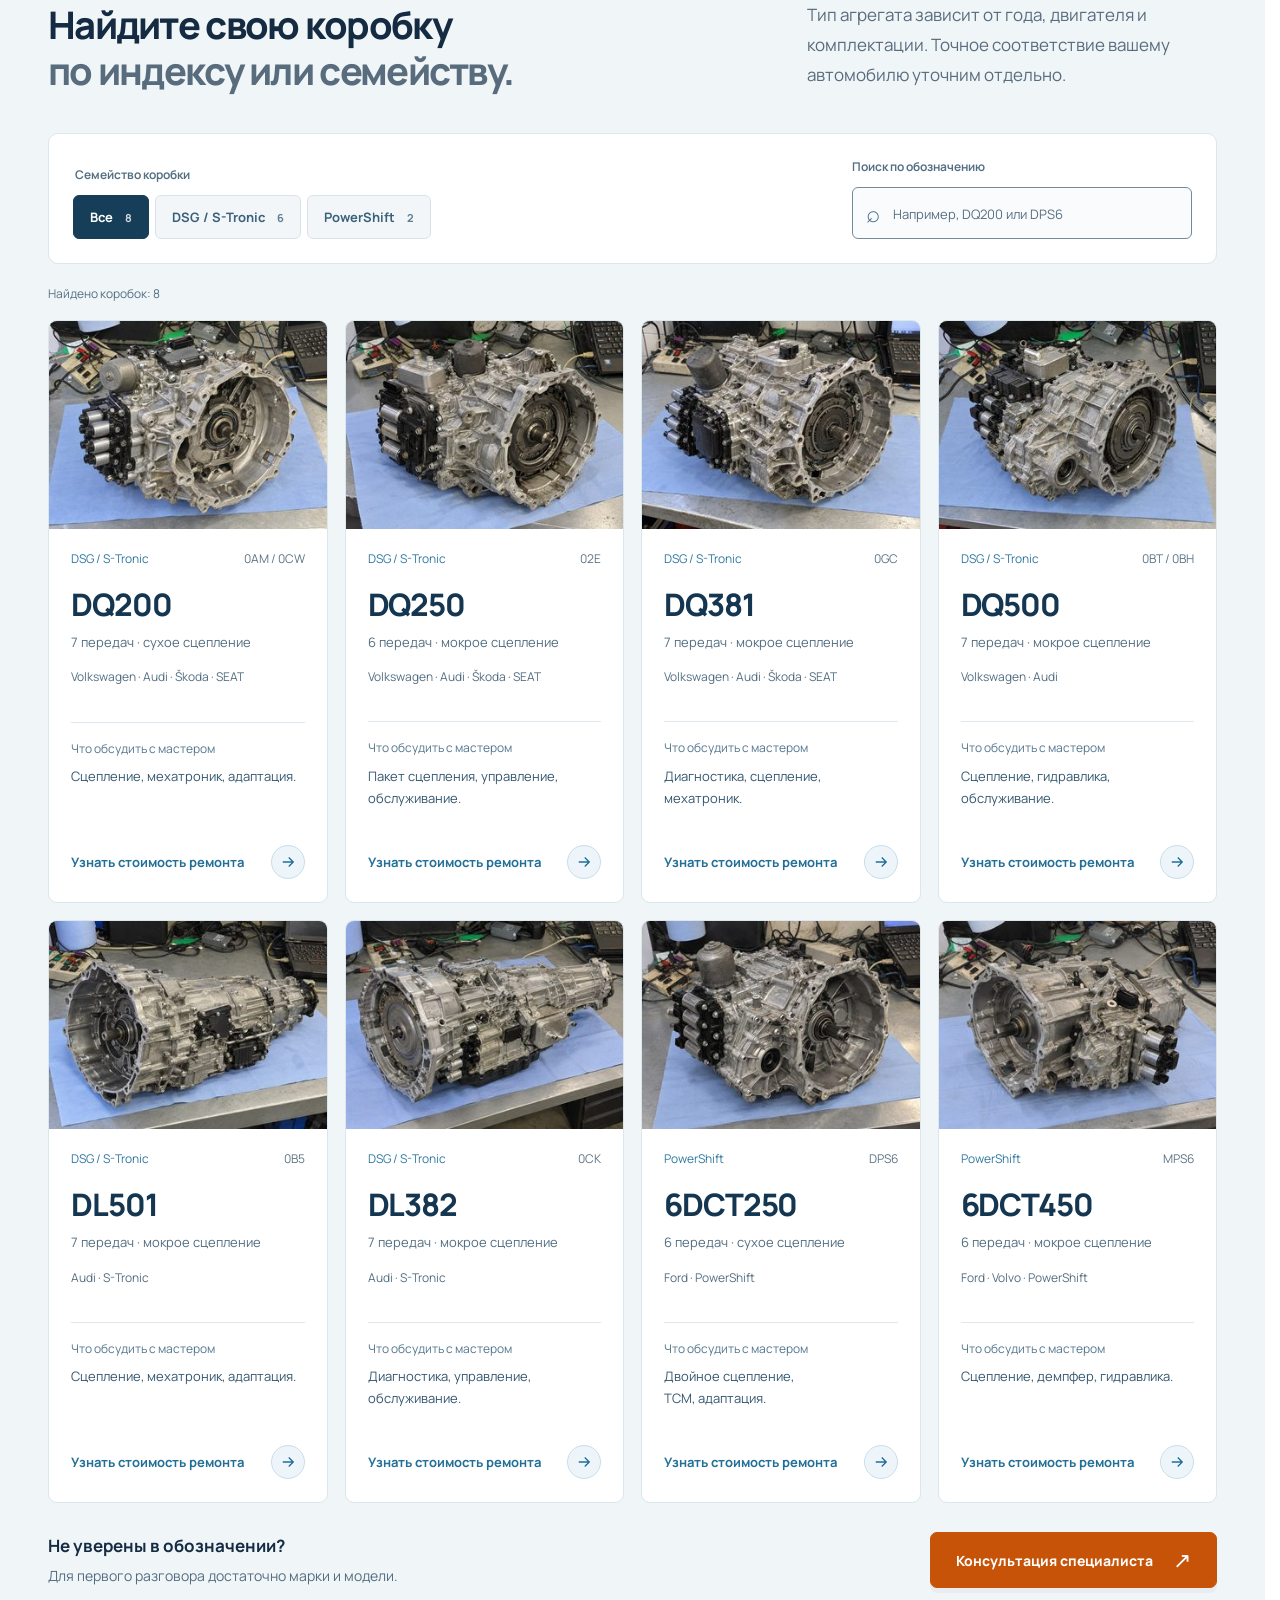
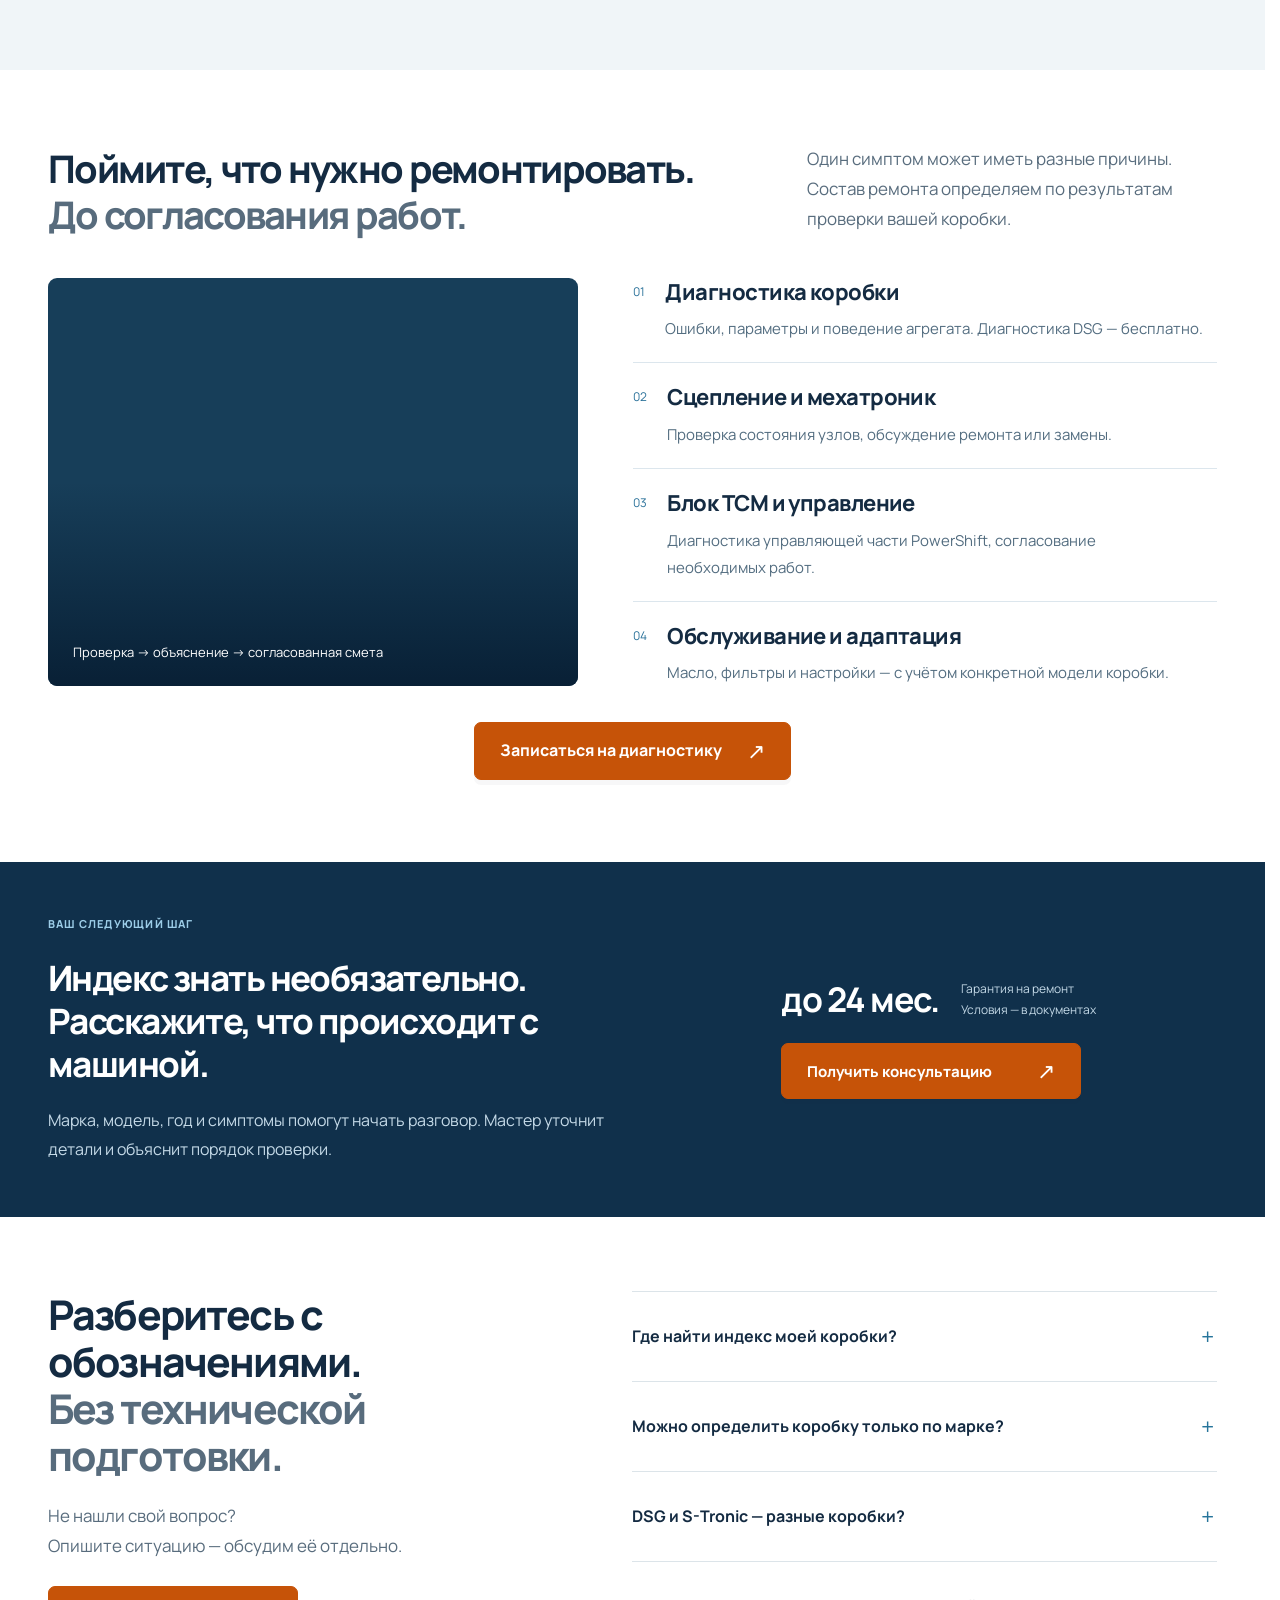
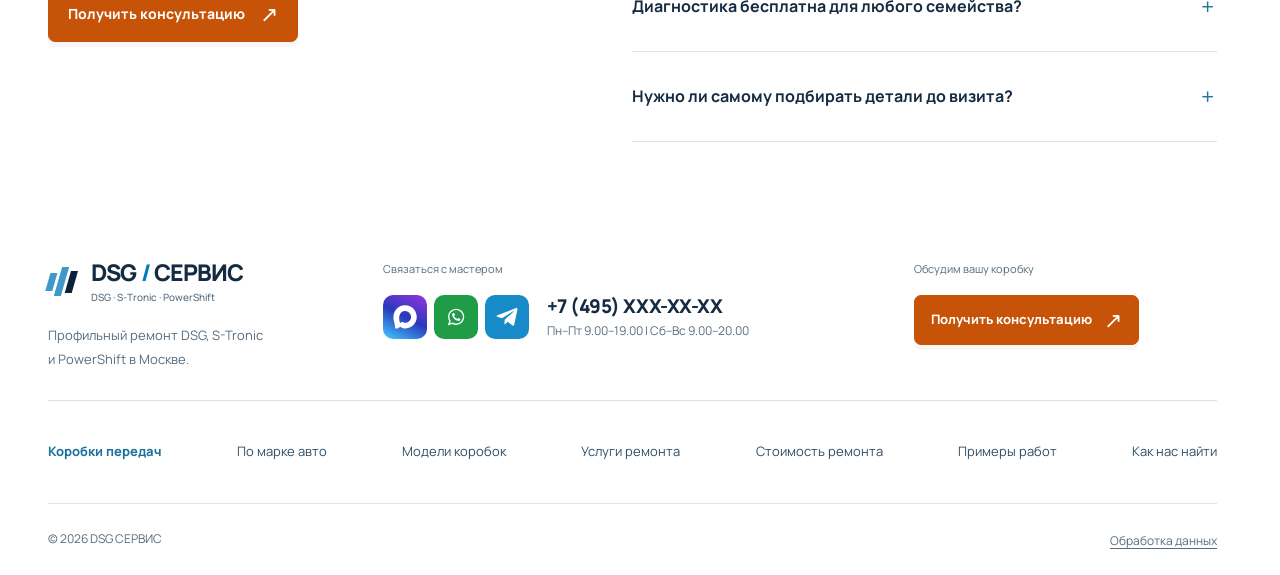
<file: gearboxes/index.html>
<!doctype html>
<html lang="ru">
<head>
  <meta charset="utf-8">
  <meta name="viewport" content="width=device-width, initial-scale=1, viewport-fit=cover, interactive-widget=resizes-content">
  <meta name="theme-color" content="#0b2139">
  <meta name="color-scheme" content="light">
  <meta name="description" content="Каталог коробок DSG, S-Tronic и PowerShift. Найдите индекс коробки или обсудите тип агрегата по марке и модели автомобиля.">
  <meta name="robots" content="noindex, nofollow">
  <meta property="og:title" content="Коробки передач — DSG СЕРВИС">
  <meta property="og:description" content="Каталог коробок DSG, S-Tronic и PowerShift. Подбор по индексу и автомобилю.">
  <meta property="og:image" content="../assets/images/gearboxes-hero.jpg">
  <title>Коробки передач DSG и PowerShift — каталог | DSG СЕРВИС</title>
  <link rel="icon" href="../assets/icons/favicon.svg" type="image/svg+xml">
  <link rel="stylesheet" href="../assets/css/site.css">

  <script src="../assets/js/config.js" defer></script>
  <script src="../assets/js/site.js" defer></script>
</head>
<body data-lead-image="gearboxes-modal" class="inner-page"><a class="skip-link" href="#main">Перейти к содержанию</a><header class="site-header"><div class="container header-inner"><a class="brand" href="../" aria-label="DSG СЕРВИС — главная"><span class="brand-symbol" aria-hidden="true"><i></i><i></i><i></i></span><span class="brand-name">DSG<span class="brand-slash">/</span>СЕРВИС<small>DSG · S-Tronic · PowerShift</small></span></a><div class="header-specialty"><strong>Ремонт DSG и PowerShift</strong><span>Профильный сервис · Москва</span></div><div class="messengers" aria-label="Мессенджеры"><button type="button" class="messenger messenger-max" data-contact="MAX" aria-label="Написать в MAX" title="MAX"><img src="../assets/icons/messengers/max.svg" alt="" width="24" height="24"></button><button type="button" class="messenger messenger-whatsapp" data-contact="WhatsApp" aria-label="Написать в WhatsApp" title="WhatsApp"><img src="../assets/icons/messengers/whatsapp.svg" alt="" width="24" height="24"></button><button type="button" class="messenger messenger-telegram" data-contact="Telegram" aria-label="Написать в Telegram" title="Telegram"><img src="../assets/icons/messengers/telegram.svg" alt="" width="24" height="24"></button></div><div class="phone-block"><span class="phone-placeholder">+7 (495) XXX-XX-XX</span><small>Пн–Пт 9.00–19.00 <br>Сб–Вс 9.00–20.00</small></div><button type="button" class="button button-orange" data-open-lead="consult">Получить консультацию<span aria-hidden="true">↗</span></button><button class="menu-toggle" aria-label="Открыть меню" aria-expanded="false" aria-controls="mobile-menu"><span></span><span></span><span></span></button></div><div class="site-nav-row"><nav class="container desktop-nav" aria-label="Основная навигация"><details class="gearbox-dropdown is-current"><summary aria-label="Открыть раздел коробок передач">Коробки передач<svg class="dropdown-chevron" viewBox="0 0 24 24" fill="none" stroke="currentColor" stroke-width="1.8" stroke-linecap="round" stroke-linejoin="round" aria-hidden="true" focusable="false"><path d="m6 9 6 6 6-6"/></svg></summary><div class="gearbox-dropdown-panel"><a href="../dsg/"><strong>DSG / S-Tronic</strong><span>Volkswagen · Audi · Škoda · SEAT</span></a><a href="../404/"><strong>PowerShift</strong><span>Ford · Volvo</span></a><a href="../404/"><strong>DCT китайских авто</strong><span>Chery · Geely · Haval и другие</span></a></div></details><a href="../brands/">По марке авто</a><a href="./#gearbox-catalog">Модели коробок</a><a href="./#services">Услуги ремонта</a><a href="../#prices">Стоимость ремонта</a><a href="../#gallery">Примеры работ</a><a href="../#addresses">Как нас найти</a></nav></div><nav id="mobile-menu" class="mobile-menu" aria-label="Мобильная навигация" hidden><details class="gearbox-dropdown is-current"><summary aria-label="Открыть раздел коробок передач">Коробки передач<svg class="dropdown-chevron" viewBox="0 0 24 24" fill="none" stroke="currentColor" stroke-width="1.8" stroke-linecap="round" stroke-linejoin="round" aria-hidden="true" focusable="false"><path d="m6 9 6 6 6-6"/></svg></summary><div class="gearbox-dropdown-panel"><a href="../dsg/"><strong>DSG / S-Tronic</strong><span>Volkswagen · Audi · Škoda · SEAT</span></a><a href="../404/"><strong>PowerShift</strong><span>Ford · Volvo</span></a><a href="../404/"><strong>DCT китайских авто</strong><span>Chery · Geely · Haval и другие</span></a></div></details><a href="../brands/">По марке авто</a><a href="./#gearbox-catalog">Модели коробок</a><a href="./#services">Услуги ремонта</a><a href="../#prices">Стоимость ремонта</a><a href="../#gallery">Примеры работ</a><a href="../#addresses">Как нас найти</a><a href="../#guarantee">Гарантия на ремонт</a><a href="../#faq">Ответы мастера</a></nav></header><main id="main" class="inner-main">
<section class="inner-hero" aria-labelledby="inner-title"><div class="container"><nav class="breadcrumbs" aria-label="Хлебные крошки"><ol><li><a href="../">Главная</a></li><li><span aria-current="page">Коробки передач</span></li></ol></nav><div class="inner-hero-grid"><div class="inner-hero-copy"><p class="eyebrow">Каталог DSG · S-Tronic · PowerShift</p><h1 id="inner-title">Коробки передач <br><span>DSG и PowerShift</span></h1><p class="inner-description">Найдите свою коробку — по семейству или индексу. Не знаете обозначение? Назовите марку, модель и год автомобиля.</p><div class="inner-hero-actions"><button type="button" class="button button-orange" data-open-lead="car">Консультация специалиста<span aria-hidden="true">↗</span></button><a class="catalog-jump" href="#gearbox-catalog">Перейти к моделям <span aria-hidden="true">↓</span></a></div><div class="inner-facts"><span>DSG / S-Tronic</span><span>PowerShift</span><span>Сухие и мокрые коробки</span></div></div><div class="inner-hero-photo"><img src="../assets/images/gearboxes-hero.jpg" alt="Снятая коробка DSG на тележке в цехе" width="900" height="675" srcset="../assets/images/responsive/gearboxes-hero-320.jpg 320w, ../assets/images/responsive/gearboxes-hero-480.jpg 480w, ../assets/images/responsive/gearboxes-hero-640.jpg 640w, ../assets/images/gearboxes-hero.jpg 900w" sizes="(max-width:700px) calc(100vw - 40px), (max-width:1190px) 45vw, 650px" decoding="async" loading="eager" fetchpriority="high"><div class="inner-photo-label"><span>От индекса — к понятному плану</span><strong>Сначала определим коробку. <br>Затем обсудим ремонт.</strong></div></div></div></div></section>

<section class="section gearbox-families" aria-labelledby="families-title"><div class="container"><div class="section-heading"><div><h2 id="families-title">Одинаковые симптомы. <br><span class="muted">Разные коробки и причины.</span></h2></div><p class="section-intro">У каждого семейства свои узлы и порядок проверки. Начните с того, что установлено на вашем автомобиле.</p></div><div class="inner-family-grid"><article class="inner-family" id="dsg"><img src="../assets/images/gearboxes-clutch.jpg" alt="Двойное сцепление и подшипник на рабочем столе" width="800" height="600" srcset="../assets/images/responsive/gearboxes-clutch-320.jpg 320w, ../assets/images/responsive/gearboxes-clutch-480.jpg 480w, ../assets/images/responsive/gearboxes-clutch-640.jpg 640w, ../assets/images/gearboxes-clutch.jpg 800w" sizes="(max-width:700px) calc(100vw - 40px), (max-width:1190px) 45vw, 650px" decoding="async" loading="lazy"><div class="inner-family-body"><span class="small-label">Volkswagen · Audi · Škoda · SEAT</span><h3>DSG <span>/ S-Tronic</span></h3><p>Рывки, вибрация, задержки переключений? Обсудим проверку сцепления, мехатроника и параметров вашей коробки.</p><a class="family-catalog-link" href="#gearbox-catalog" data-filter-jump="dsg">Посмотреть 6 моделей <span aria-hidden="true">→</span></a></div></article><article class="inner-family" id="powershift"><img src="../assets/images/gearboxes-repair.jpg" alt="Мастер ремонтирует внутренние механизмы коробки" width="800" height="600" srcset="../assets/images/responsive/gearboxes-repair-320.jpg 320w, ../assets/images/responsive/gearboxes-repair-480.jpg 480w, ../assets/images/responsive/gearboxes-repair-640.jpg 640w, ../assets/images/gearboxes-repair.jpg 800w" sizes="(max-width:700px) calc(100vw - 40px), (max-width:1190px) 45vw, 650px" decoding="async" loading="lazy"><div class="inner-family-body"><span class="small-label">Ford · Volvo</span><h3>PowerShift</h3><p>У сухого DPS6 и мокрого MPS6 разные особенности. Уточним тип агрегата и возможный порядок диагностики.</p><a class="family-catalog-link" href="#gearbox-catalog" data-filter-jump="powershift">Посмотреть 2 модели <span aria-hidden="true">→</span></a></div></article></div><div class="section-cta"><button type="button" class="button button-orange" data-open-lead="family">Получить консультацию<span aria-hidden="true">↗</span></button></div></div></section>

<section class="section gearbox-catalog" id="gearbox-catalog" aria-labelledby="catalog-title"><div class="container"><div class="section-heading"><div><h2 id="catalog-title">Найдите свою коробку <br><span class="muted">по индексу или семейству.</span></h2></div><p class="section-intro">Тип агрегата зависит от года, двигателя и комплектации. Точное соответствие вашему автомобилю уточним отдельно.</p></div><div class="catalog-brand-context" id="catalog-brand-context" hidden><p>По марке: <strong id="catalog-brand-name"></strong><span>Точное соответствие уточним по году, двигателю и комплектации.</span></p><a href="./#gearbox-catalog">Показать все марки<span aria-hidden="true">×</span></a></div><div class="catalog-toolbar"><fieldset class="catalog-filter"><legend>Семейство коробки</legend><div><button type="button" class="filter-button is-selected" data-family-filter="all" aria-pressed="true">Все <span>8</span></button><button type="button" class="filter-button" data-family-filter="dsg" aria-pressed="false">DSG / S-Tronic <span>6</span></button><button type="button" class="filter-button" data-family-filter="powershift" aria-pressed="false">PowerShift <span>2</span></button></div></fieldset><div class="catalog-search"><label for="gearbox-search">Поиск по обозначению</label><div><input type="search" id="gearbox-search" placeholder="Например, DQ200 или DPS6" autocomplete="off" aria-controls="model-grid"><span aria-hidden="true">⌕</span></div></div></div><p class="catalog-result" id="catalog-result" role="status" aria-live="polite">Найдено коробок: 8</p><div class="model-grid" id="model-grid"><article class="model-card" data-brands="volkswagen audi skoda seat" data-family="dsg" data-search="DQ200 0AM 0CW DSG 7 сухая"><div class="model-image"><img src="../assets/images/catalog/dq200.jpg" alt="Коробка передач — DQ200" width="640" height="480" srcset="../assets/images/responsive/dq200-320.jpg 320w, ../assets/images/responsive/dq200-480.jpg 480w, ../assets/images/catalog/dq200.jpg 640w" sizes="(max-width:700px) calc(100vw - 40px), (max-width:960px) 45vw, (max-width:1190px) 30vw, 310px" decoding="async" loading="lazy"></div><div class="model-top"><span>DSG / S-Tronic</span><span class="model-code">0AM / 0CW</span></div><h3>DQ200</h3><p class="model-type">7 передач · сухое сцепление</p><p class="model-brands">Volkswagen · Audi · Škoda · SEAT</p><div class="model-bottom"><span>Что обсудить с мастером</span><p>Сцепление, мехатроник, адаптация.</p></div><button type="button" class="model-card-action" data-open-lead="repair" data-gearbox="DQ200" aria-label="Узнать стоимость ремонта DQ200"><span>Узнать стоимость ремонта</span><svg viewBox="0 0 24 24" fill="none" stroke="currentColor" stroke-width="1.8" aria-hidden="true"><path d="M5 12h14m-6-6 6 6-6 6"/></svg></button></article><article class="model-card" data-brands="volkswagen audi skoda seat" data-family="dsg" data-search="DQ250 02E DSG 6 мокрая"><div class="model-image"><img src="../assets/images/catalog/dq250.jpg" alt="Коробка передач — DQ250" width="640" height="480" srcset="../assets/images/responsive/dq250-320.jpg 320w, ../assets/images/responsive/dq250-480.jpg 480w, ../assets/images/catalog/dq250.jpg 640w" sizes="(max-width:700px) calc(100vw - 40px), (max-width:960px) 45vw, (max-width:1190px) 30vw, 310px" decoding="async" loading="lazy"></div><div class="model-top"><span>DSG / S-Tronic</span><span class="model-code">02E</span></div><h3>DQ250</h3><p class="model-type">6 передач · мокрое сцепление</p><p class="model-brands">Volkswagen · Audi · Škoda · SEAT</p><div class="model-bottom"><span>Что обсудить с мастером</span><p>Пакет сцепления, управление, обслуживание.</p></div><button type="button" class="model-card-action" data-open-lead="repair" data-gearbox="DQ250" aria-label="Узнать стоимость ремонта DQ250"><span>Узнать стоимость ремонта</span><svg viewBox="0 0 24 24" fill="none" stroke="currentColor" stroke-width="1.8" aria-hidden="true"><path d="M5 12h14m-6-6 6 6-6 6"/></svg></button></article><article class="model-card" data-brands="volkswagen audi skoda seat" data-family="dsg" data-search="DQ381 0GC DSG 7 мокрая"><div class="model-image"><img src="../assets/images/catalog/dq381.jpg" alt="Коробка передач — DQ381" width="640" height="480" srcset="../assets/images/responsive/dq381-320.jpg 320w, ../assets/images/responsive/dq381-480.jpg 480w, ../assets/images/catalog/dq381.jpg 640w" sizes="(max-width:700px) calc(100vw - 40px), (max-width:960px) 45vw, (max-width:1190px) 30vw, 310px" decoding="async" loading="lazy"></div><div class="model-top"><span>DSG / S-Tronic</span><span class="model-code">0GC</span></div><h3>DQ381</h3><p class="model-type">7 передач · мокрое сцепление</p><p class="model-brands">Volkswagen · Audi · Škoda · SEAT</p><div class="model-bottom"><span>Что обсудить с мастером</span><p>Диагностика, сцепление, мехатроник.</p></div><button type="button" class="model-card-action" data-open-lead="repair" data-gearbox="DQ381" aria-label="Узнать стоимость ремонта DQ381"><span>Узнать стоимость ремонта</span><svg viewBox="0 0 24 24" fill="none" stroke="currentColor" stroke-width="1.8" aria-hidden="true"><path d="M5 12h14m-6-6 6 6-6 6"/></svg></button></article><article class="model-card" data-brands="volkswagen audi skoda" data-family="dsg" data-search="DQ500 0BT 0BH DSG 7 мокрая"><div class="model-image"><img src="../assets/images/catalog/dq500.jpg" alt="Коробка передач — DQ500" width="640" height="480" srcset="../assets/images/responsive/dq500-320.jpg 320w, ../assets/images/responsive/dq500-480.jpg 480w, ../assets/images/catalog/dq500.jpg 640w" sizes="(max-width:700px) calc(100vw - 40px), (max-width:960px) 45vw, (max-width:1190px) 30vw, 310px" decoding="async" loading="lazy"></div><div class="model-top"><span>DSG / S-Tronic</span><span class="model-code">0BT / 0BH</span></div><h3>DQ500</h3><p class="model-type">7 передач · мокрое сцепление</p><p class="model-brands">Volkswagen · Audi</p><div class="model-bottom"><span>Что обсудить с мастером</span><p>Сцепление, гидравлика, обслуживание.</p></div><button type="button" class="model-card-action" data-open-lead="repair" data-gearbox="DQ500" aria-label="Узнать стоимость ремонта DQ500"><span>Узнать стоимость ремонта</span><svg viewBox="0 0 24 24" fill="none" stroke="currentColor" stroke-width="1.8" aria-hidden="true"><path d="M5 12h14m-6-6 6 6-6 6"/></svg></button></article><article class="model-card" data-brands="audi" data-family="dsg" data-search="DL501 0B5 Audi S Tronic мокрая"><div class="model-image"><img src="../assets/images/catalog/dl501.jpg" alt="Коробка передач — DL501" width="640" height="480" srcset="../assets/images/responsive/dl501-320.jpg 320w, ../assets/images/responsive/dl501-480.jpg 480w, ../assets/images/catalog/dl501.jpg 640w" sizes="(max-width:700px) calc(100vw - 40px), (max-width:960px) 45vw, (max-width:1190px) 30vw, 310px" decoding="async" loading="lazy"></div><div class="model-top"><span>DSG / S-Tronic</span><span class="model-code">0B5</span></div><h3>DL501</h3><p class="model-type">7 передач · мокрое сцепление</p><p class="model-brands">Audi · S-Tronic</p><div class="model-bottom"><span>Что обсудить с мастером</span><p>Сцепление, мехатроник, адаптация.</p></div><button type="button" class="model-card-action" data-open-lead="repair" data-gearbox="DL501" aria-label="Узнать стоимость ремонта DL501"><span>Узнать стоимость ремонта</span><svg viewBox="0 0 24 24" fill="none" stroke="currentColor" stroke-width="1.8" aria-hidden="true"><path d="M5 12h14m-6-6 6 6-6 6"/></svg></button></article><article class="model-card" data-brands="audi" data-family="dsg" data-search="DL382 0CK Audi S Tronic мокрая"><div class="model-image"><img src="../assets/images/catalog/dl382.jpg" alt="Коробка передач — DL382" width="640" height="480" srcset="../assets/images/responsive/dl382-320.jpg 320w, ../assets/images/responsive/dl382-480.jpg 480w, ../assets/images/catalog/dl382.jpg 640w" sizes="(max-width:700px) calc(100vw - 40px), (max-width:960px) 45vw, (max-width:1190px) 30vw, 310px" decoding="async" loading="lazy"></div><div class="model-top"><span>DSG / S-Tronic</span><span class="model-code">0CK</span></div><h3>DL382</h3><p class="model-type">7 передач · мокрое сцепление</p><p class="model-brands">Audi · S-Tronic</p><div class="model-bottom"><span>Что обсудить с мастером</span><p>Диагностика, управление, обслуживание.</p></div><button type="button" class="model-card-action" data-open-lead="repair" data-gearbox="DL382" aria-label="Узнать стоимость ремонта DL382"><span>Узнать стоимость ремонта</span><svg viewBox="0 0 24 24" fill="none" stroke="currentColor" stroke-width="1.8" aria-hidden="true"><path d="M5 12h14m-6-6 6 6-6 6"/></svg></button></article><article class="model-card" data-brands="ford" data-family="powershift" data-search="6DCT250 DPS6 PowerShift Ford сухая"><div class="model-image"><img src="../assets/images/catalog/6dct250.jpg" alt="Коробка передач — 6DCT250" width="640" height="480" srcset="../assets/images/responsive/6dct250-320.jpg 320w, ../assets/images/responsive/6dct250-480.jpg 480w, ../assets/images/catalog/6dct250.jpg 640w" sizes="(max-width:700px) calc(100vw - 40px), (max-width:960px) 45vw, (max-width:1190px) 30vw, 310px" decoding="async" loading="lazy"></div><div class="model-top"><span>PowerShift</span><span class="model-code">DPS6</span></div><h3>6DCT250</h3><p class="model-type">6 передач · сухое сцепление</p><p class="model-brands">Ford · PowerShift</p><div class="model-bottom"><span>Что обсудить с мастером</span><p>Двойное сцепление, TCM, адаптация.</p></div><button type="button" class="model-card-action" data-open-lead="repair" data-gearbox="6DCT250" aria-label="Узнать стоимость ремонта 6DCT250"><span>Узнать стоимость ремонта</span><svg viewBox="0 0 24 24" fill="none" stroke="currentColor" stroke-width="1.8" aria-hidden="true"><path d="M5 12h14m-6-6 6 6-6 6"/></svg></button></article><article class="model-card" data-brands="ford volvo" data-family="powershift" data-search="6DCT450 MPS6 PowerShift Ford Volvo мокрая"><div class="model-image"><img src="../assets/images/catalog/6dct450.jpg" alt="Коробка передач — 6DCT450" width="640" height="480" srcset="../assets/images/responsive/6dct450-320.jpg 320w, ../assets/images/responsive/6dct450-480.jpg 480w, ../assets/images/catalog/6dct450.jpg 640w" sizes="(max-width:700px) calc(100vw - 40px), (max-width:960px) 45vw, (max-width:1190px) 30vw, 310px" decoding="async" loading="lazy"></div><div class="model-top"><span>PowerShift</span><span class="model-code">MPS6</span></div><h3>6DCT450</h3><p class="model-type">6 передач · мокрое сцепление</p><p class="model-brands">Ford · Volvo · PowerShift</p><div class="model-bottom"><span>Что обсудить с мастером</span><p>Сцепление, демпфер, гидравлика.</p></div><button type="button" class="model-card-action" data-open-lead="repair" data-gearbox="6DCT450" aria-label="Узнать стоимость ремонта 6DCT450"><span>Узнать стоимость ремонта</span><svg viewBox="0 0 24 24" fill="none" stroke="currentColor" stroke-width="1.8" aria-hidden="true"><path d="M5 12h14m-6-6 6 6-6 6"/></svg></button></article></div><div id="catalog-empty" class="catalog-empty" hidden><h3>Не нашли свой индекс?</h3><p>Обозначения могут отличаться. Назовите автомобиль и год — мастер поможет разобраться.</p></div><div class="catalog-assist"><div><strong>Не уверены в обозначении?</strong><p>Для первого разговора достаточно марки и модели.</p></div><button type="button" class="button button-orange" data-open-lead="car">Консультация специалиста<span aria-hidden="true">↗</span></button></div></div></section>

<section class="section inner-services" id="services" aria-labelledby="services-title"><div class="container"><div class="section-heading"><div><h2 id="services-title">Поймите, что нужно ремонтировать. <br><span class="muted">До согласования работ.</span></h2></div><p class="section-intro">Один симптом может иметь разные причины. Состав ремонта определяем по результатам проверки вашей коробки.</p></div><div class="services-inner-grid"><div class="services-photo"><img src="../assets/images/gearboxes-diagnostic.jpg" alt="Диагностический планшет в салоне Ford" width="800" height="600" srcset="../assets/images/responsive/gearboxes-diagnostic-320.jpg 320w, ../assets/images/responsive/gearboxes-diagnostic-480.jpg 480w, ../assets/images/responsive/gearboxes-diagnostic-640.jpg 640w, ../assets/images/gearboxes-diagnostic.jpg 800w" sizes="(max-width:700px) calc(100vw - 40px), (max-width:1190px) 45vw, 650px" decoding="async" loading="lazy"><span>Проверка → объяснение → согласованная смета</span></div><div class="services-list"><article><span>01</span><div><h3>Диагностика коробки</h3><p>Ошибки, параметры и поведение агрегата. Диагностика DSG — бесплатно.</p></div></article><article><span>02</span><div><h3>Сцепление и мехатроник</h3><p>Проверка состояния узлов, обсуждение ремонта или замены.</p></div></article><article><span>03</span><div><h3>Блок TCM и управление</h3><p>Диагностика управляющей части PowerShift, согласование необходимых работ.</p></div></article><article><span>04</span><div><h3>Обслуживание и адаптация</h3><p>Масло, фильтры и настройки — с учётом конкретной модели коробки.</p></div></article></div></div><div class="section-cta"><button type="button" class="button button-orange" data-open-lead="diagnostic">Записаться на диагностику<span aria-hidden="true">↗</span></button></div></div></section>

<section class="catalog-help" aria-labelledby="help-title"><div class="container catalog-help-grid"><div><p class="eyebrow light">Ваш следующий шаг</p><h2 id="help-title">Индекс знать необязательно. <br>Расскажите, что происходит с машиной.</h2><p>Марка, модель, год и симптомы помогут начать разговор. Мастер уточнит детали и объяснит порядок проверки.</p></div><div class="catalog-help-action"><div class="help-guarantee"><strong>до 24 мес.</strong><span>Гарантия на ремонт <br>Условия — в документах</span></div><button type="button" class="button button-orange" data-open-lead="consult">Получить консультацию<span aria-hidden="true">↗</span></button></div></div></section>

<section class="section faq-section" id="faq" aria-labelledby="faq-title"><div class="container faq-grid"><div><h2 id="faq-title">Разберитесь с обозначениями. <br><span class="muted">Без технической подготовки.</span></h2><p>Не нашли свой вопрос? <br>Опишите ситуацию — обсудим её отдельно.</p><div class="faq-inline-cta"><button type="button" class="button button-orange" data-open-lead="question">Получить консультацию<span aria-hidden="true">↗</span></button></div></div><div class="faq-list"><details><summary>Где найти индекс моей коробки?<span aria-hidden="true">+</span></summary><div class="faq-answer"><p>Он может быть указан в документации автомобиля, на информационной наклейке или в данных диагностики. Если обозначения нет под рукой, назовите марку, модель и год — мастер уточнит, какие данные понадобятся.</p></div></details><details><summary>Можно определить коробку только по марке?<span aria-hidden="true">+</span></summary><div class="faq-answer"><p>Одной марки недостаточно: тип коробки зависит от модели, года, двигателя и комплектации. Поэтому перед обсуждением конкретных работ уточняем данные автомобиля.</p></div></details><details><summary>DSG и S-Tronic — разные коробки?<span aria-hidden="true">+</span></summary><div class="faq-answer"><p>Это названия семейств роботизированных коробок. За ними стоят разные модели агрегатов, поэтому для диагностики и ремонта важен конкретный индекс, например DQ200 или DL501.</p></div></details><details><summary>Диагностика бесплатна для любого семейства?<span aria-hidden="true">+</span></summary><div class="faq-answer"><p>Бесплатная диагностика предусмотрена для DSG. Порядок и стоимость проверки PowerShift уточните у мастера перед визитом.</p></div></details><details><summary>Нужно ли самому подбирать детали до визита?<span aria-hidden="true">+</span></summary><div class="faq-answer"><p>Начните с проверки и определения типа коробки. После диагностики мастер объяснит причину симптомов, нужные работы и состав сметы.</p></div></details></div></div></section></main><footer class="site-footer"><div class="container footer-main"><div><a class="brand" href="../#main" aria-label="DSG СЕРВИС — главная"><span class="brand-symbol" aria-hidden="true"><i></i><i></i><i></i></span><span>DSG<span class="brand-slash">/</span>СЕРВИС<small>DSG · S-Tronic · PowerShift</small></span></a><p>Профильный ремонт DSG, S-Tronic  <br>и PowerShift в Москве.</p></div><div><span class="footer-label">Связаться с мастером</span><div class="footer-contact-row"><div class="messengers" aria-label="Мессенджеры"><button type="button" class="messenger messenger-max" data-contact="MAX" aria-label="Написать в MAX" title="MAX"><img src="../assets/icons/messengers/max.svg" alt="" width="24" height="24"></button><button type="button" class="messenger messenger-whatsapp" data-contact="WhatsApp" aria-label="Написать в WhatsApp" title="WhatsApp"><img src="../assets/icons/messengers/whatsapp.svg" alt="" width="24" height="24"></button><button type="button" class="messenger messenger-telegram" data-contact="Telegram" aria-label="Написать в Telegram" title="Telegram"><img src="../assets/icons/messengers/telegram.svg" alt="" width="24" height="24"></button></div><div class="phone-block"><span class="phone-placeholder">+7 (495) XXX-XX-XX</span><small>Пн–Пт 9.00–19.00 <br>Сб–Вс 9.00–20.00</small></div></div></div><div class="footer-cta"><span class="footer-label">Обсудим вашу коробку</span><button type="button" class="button button-orange" data-open-lead="consult" >Получить консультацию<span aria-hidden="true">↗</span></button></div></div><nav class="container footer-navigation" aria-label="Навигация в подвале"><a href="./" aria-current="page">Коробки передач</a><a href="../brands/">По марке авто</a><a href="./#gearbox-catalog">Модели коробок</a><a href="./#services">Услуги ремонта</a><a href="../#prices">Стоимость ремонта</a><a href="../#gallery">Примеры работ</a><a href="../#addresses">Как нас найти</a></nav><div class="container footer-bottom"><span>© 2026 DSG СЕРВИС</span><button class="privacy-text" data-privacy>Обработка данных</button></div></footer><div class="mobile-bottom"><button type="button" class="button button-orange" data-open-lead="consult" >Получить консультацию<span aria-hidden="true">↗</span></button></div><dialog class="lead-dialog" id="lead-dialog" aria-labelledby="modal-title"><button type="button" class="dialog-close" data-close-lead aria-label="Закрыть форму">×</button><div class="modal-layout"><div class="modal-photo"><img src="../assets/images/gearboxes-modal.jpg" alt="Мастер снимает мехатроник с коробки DSG" width="640" height="853" srcset="../assets/images/responsive/gearboxes-modal-320.jpg 320w, ../assets/images/responsive/gearboxes-modal-480.jpg 480w, ../assets/images/gearboxes-modal.jpg 640w" sizes="(max-width:700px) 1px, (max-width:960px) 40vw, 475px" decoding="async" loading="lazy"><div class="modal-photo-copy"><span>DSG / S-Tronic / PowerShift</span><h3>Вы понимаете причину.  <br>Вы выбираете ремонт.</h3><ul><li>Диагностика DSG бесплатно</li><li>Гарантия до 24 месяцев</li><li>Рассрочка на 4 месяца без %</li></ul></div></div><div class="modal-content"><p class="eyebrow" id="modal-eyebrow">Консультация специалиста</p><h2 id="modal-title">Получить консультацию</h2><p id="modal-description">Оставьте телефон. Специалист уточнит симптомы, ответит на вопросы и объяснит порядок диагностики и ремонта.</p><form id="modal-form" novalidate><input type="hidden" name="source" id="modal-source"><label for="modal-car">Автомобиль <span class="optional">необязательно</span></label><input id="modal-car" name="car" placeholder="Марка, модель, год" autocomplete="off"><label for="modal-phone">Ваш телефон</label><input id="modal-phone" type="tel" inputmode="tel" autocomplete="tel" name="phone" placeholder="+7 (999) 999-99-99" required maxlength="18" aria-describedby="modal-error"><label class="consent"><input type="checkbox" name="consent" required id="modal-consent"><span>Согласен с <button type="button" class="privacy-text" data-privacy>условиями обработки данных</button></span></label><p id="modal-error" class="form-error" role="status"></p><button class="button button-orange" type="submit" id="modal-submit">Получить консультацию <span aria-hidden="true">↗</span></button></form></div></div></dialog>
<dialog id="privacy-dialog" aria-labelledby="privacy-title"><button class="dialog-close" aria-label="Закрыть" data-close-dialog>×</button><p class="eyebrow">Условия обработки данных</p><h2 id="privacy-title">Как используются ваши данные</h2><p>Телефон и сведения об автомобиле нужны для ответа на ваше обращение и обсуждения ремонта.</p><p>Не указывайте в форме платёжные данные, пароли и другую информацию, которая не относится к вашему вопросу.</p><button class="button button-utility" data-close-dialog>Понятно</button></dialog>
<dialog class="contact-dialog" id="contact-dialog" aria-labelledby="contact-title"><button class="dialog-close" aria-label="Закрыть" data-close-contact>×</button><p class="eyebrow">Связаться с мастером</p><h2 id="contact-title">Написать в Telegram</h2><p>Этот способ связи сейчас недоступен. Пожалуйста, попробуйте другой мессенджер или позвоните в сервис.</p><button class="button button-utility" data-close-contact>Понятно</button></dialog><noscript><p class="noscript-note">Для открытия форм включите JavaScript. Информация о ремонте доступна без него.</p></noscript></body></html>
</file>
<file: assets/css/site.css>
/* styles.css */
@font-face{font-family:Manrope;src:url('../fonts/manrope-variable.ttf') format('truetype');font-style:normal;font-weight:200 800;font-display:swap}
:root{--navy:#0b2139;--navy-light:#16334f;--ink:#142b42;--blue:#007abb;--blue-light:#7cc8ee;--orange:#ff8a30;--orange-dark:#ee7520;--paper:#f4f7f9;--line:#dce4e9;--muted:#607183;--white:#fff;--ease-out:cubic-bezier(.23,1,.32,1);--container:1280px;--z-header:10;--z-bar:20}
*{box-sizing:border-box}html{scroll-behavior:smooth;scroll-padding-top:100px;-webkit-tap-highlight-color:transparent;-webkit-text-size-adjust:100%}body{margin:0;font-family:Manrope,'Segoe UI',Arial,sans-serif;color:var(--ink);font-size:15px;line-height:1.65;background:#fff}button,input,select,textarea{font:inherit}button,a{touch-action:manipulation}button{cursor:pointer}button,.button,.tab{user-select:none;-webkit-user-select:none}button{color:inherit}a{color:inherit;text-decoration:none}img{max-width:100%;display:block}h1,h2,h3,h4,p{margin:0}h1,h2,h3{font-weight:750;line-height:1.15;letter-spacing:-.045em;text-wrap:balance}h2{font-size:clamp(32px,3.1vw,46px)}h3{font-size:23px}p{text-wrap:pretty}button:focus-visible,a:focus-visible,summary:focus-visible,[tabindex]:focus-visible{outline:3px solid #078ac9;outline-offset:5px}input:focus,textarea:focus,select:focus{outline:none;box-shadow:none;border-color:#526d80;background:#fff}input[type=checkbox]:focus-visible{outline:2px solid #526d80;outline-offset:3px}button:active,.button:active{transform:scale(.98)}[hidden]{display:none!important}.container{width:min(var(--container),calc(100% - 96px));margin-inline:auto}.section{padding:104px 0 112px}.eyebrow{display:flex;align-items:center;gap:10px;color:var(--blue);font-size:11px;font-weight:750;letter-spacing:.11em;text-transform:uppercase;margin-bottom:24px}.eyebrow.light{color:#9bc7e1}.eyebrow>span{display:block;width:28px;height:2px;background:var(--orange)}.muted{color:var(--muted)}.blue{color:var(--blue)}.small-label{font-size:11px;letter-spacing:.07em;font-weight:700;text-transform:uppercase}.section-heading{display:flex;justify-content:space-between;gap:60px;align-items:flex-end;margin-bottom:48px}.section-intro{max-width:365px;color:var(--muted);font-size:14px;line-height:1.85;padding-bottom:4px}.button{display:inline-flex;align-items:center;justify-content:center;gap:25px;min-height:56px;padding:17px 25px;border-radius:6px;border:1px solid transparent;font-weight:750;font-size:13px;line-height:1.4;transition:transform 140ms var(--ease-out),background-color 180ms ease,border-color 180ms ease;white-space:normal;text-align:center}.button>span{font-size:22px;font-weight:400;line-height:1}.button-orange{background:var(--orange);color:var(--navy)}.button-navy{background:var(--navy);color:white}.button-small{min-height:42px;font-size:11px;padding:10px 17px;gap:16px}.button-outline{border-color:var(--line);background:transparent}.text-link{display:inline-flex;align-items:center;gap:18px;font-size:13px;font-weight:750;min-height:44px;border:0;background:none;padding:0;line-height:1.5}.text-link>span{font-size:21px;font-weight:400}.light-link{color:#fff}.inline-button{border:0;background:none;padding:0;color:inherit;text-decoration:underline;text-underline-offset:3px;font-size:inherit;min-height:24px;text-align:left}.fine-print{font-size:11px;line-height:1.7;color:var(--muted)}.skip-link{position:fixed;left:20px;top:10px;transform:translateY(-150%);padding:12px;background:white;color:var(--navy);z-index:100}.skip-link:focus{transform:none}
/* Header */
.site-header{background:#fff;position:sticky;top:0;z-index:var(--z-header);border-bottom:1px solid #eef1f4}.header-inner{height:84px;display:flex;align-items:center;justify-content:space-between;gap:20px}.brand{display:flex;align-items:center;gap:12px;flex-shrink:0;font-size:22px;line-height:1.1;font-weight:800;letter-spacing:-.05em}.brand small{display:block;letter-spacing:0;font-size:9px;font-weight:500;margin-top:7px;color:var(--muted)}.brand-slash{color:var(--blue);margin-inline:5px}.brand-symbol{display:flex;gap:3px;align-items:center;width:31px;height:33px;transform:skew(-16deg)}.brand-symbol i{display:block;background:var(--blue);width:7px;height:29px}.brand-symbol i:first-child{height:18px}.brand-symbol i:last-child{height:22px;background:var(--navy)}.desktop-nav{display:flex;gap:25px;font-size:11px;font-weight:650}.desktop-nav a{padding:14px 0;white-space:nowrap}.header-action{display:flex;align-items:center;gap:23px}.city{font-size:11px;white-space:nowrap;display:flex;align-items:center;gap:7px}.status-dot{width:5px;height:5px;border-radius:50%;background:var(--blue)}.menu-toggle{display:none}.mobile-menu{background:white;border-top:1px solid var(--line);padding:16px 24px 24px}.mobile-menu a{display:block;min-height:48px;padding:10px 0;font-weight:650}
/* Hero */
.hero{background:var(--navy);color:white;padding:58px 0 0;overflow:hidden}.hero-grid{display:grid;grid-template-columns:1.08fr 1fr;gap:65px;align-items:center}.hero-copy{padding:8px 0 27px}.hero h1{font-size:clamp(42px,4.3vw,66px);line-height:1.04;letter-spacing:-.052em}.hero h1>span{color:var(--blue-light)}.hero .eyebrow{font-size:10px;margin-bottom:25px}.hero-description{max-width:410px;color:#becddc;font-size:14px;line-height:1.85;margin-top:25px}.hero-description strong{color:white;font-weight:650}.hero-actions{display:flex;flex-wrap:wrap;align-items:center;gap:14px 25px;margin-top:29px}.hero-actions .text-link{font-size:11px;gap:10px}.hero-reassurance{font-size:10px;color:#95abc0;margin-top:18px}.hero-reassurance>span{color:var(--orange);margin-right:5px}.hero-visual{position:relative;align-self:stretch;min-height:480px;margin-top:3px;margin-bottom:31px}.hero-visual>img{width:100%;height:100%;position:absolute;inset:0;object-fit:cover;object-position:62% center;border-radius:4px}.hero-visual:after{content:"";position:absolute;inset:0;background:linear-gradient(180deg,rgba(0,20,40,.1) 45%,rgba(0,20,40,.45));border-radius:4px;pointer-events:none}.photo-label{position:absolute;top:24px;left:24px;z-index:1;display:flex;gap:9px;align-items:center;font-size:9px;font-weight:650;color:white;padding:10px 13px;background:rgba(9,31,52,.78);border:1px solid rgba(255,255,255,.2);border-radius:3px}.photo-dot{width:5px;height:5px;background:var(--orange);border-radius:50%}.hero-note{position:absolute;bottom:29px;left:-28px;right:44px;background:#fff;color:var(--navy);padding:20px 25px 22px;z-index:1;border-left:3px solid var(--orange);box-shadow:0 14px 35px #06162622}.note-index{font-size:8px;letter-spacing:.1em;color:var(--muted);font-weight:650}.hero-note p{font-size:23px;line-height:1.3;margin-top:9px;font-weight:450;letter-spacing:-.035em}.hero-note p strong{font-weight:750}.note-arrow{position:absolute;right:24px;bottom:20px;font-size:38px;color:var(--blue);line-height:1}.photo-footnote{font-size:8px;color:#9aafc2;position:absolute;bottom:-24px;right:0}.benefit-strip{margin-top:23px;border-top:1px solid #ffffff24;display:grid;grid-template-columns:repeat(4,1fr);padding:29px 0 32px}.benefit-strip>div{display:flex;align-items:center;gap:20px;padding-left:26px;border-left:1px solid #ffffff20}.benefit-strip>div:first-child{padding-left:0;border:0}.benefit-value{font-size:35px;line-height:1;font-weight:700;letter-spacing:-.05em;white-space:nowrap;font-variant-numeric:tabular-nums}.benefit-value>span{font-size:12px;font-weight:500;letter-spacing:0}.benefit-strip p{font-size:10px;font-weight:650;line-height:1.75}.benefit-strip p>span{font-size:9px;color:#9bb0c4;font-weight:400}.brand-bar{border-bottom:1px solid var(--line);padding:27px 0}.brand-bar-inner{display:flex;align-items:center;gap:50px}.brand-bar-inner>p{font-size:10px;line-height:1.8;min-width:170px;color:var(--muted)}.brand-bar-inner>p strong{font-weight:650;color:var(--ink)}.car-brands{display:flex;flex:1;justify-content:space-between;align-items:center;gap:25px;color:#50667a;font-size:18px;font-weight:750;letter-spacing:-.04em}.car-brands .audi-word{font-size:24px;font-weight:500}.car-brands .ford-word{font-family:Georgia,serif;font-weight:700;font-style:italic;font-size:25px}.car-brands .volvo-word{letter-spacing:.12em;font-size:14px}
/* Symptom selector */
.symptom-layout{display:grid;grid-template-columns:1.05fr 1fr;gap:44px}.symptom-option{display:flex;align-items:center;gap:22px;width:100%;padding:23px 20px;border:0;border-bottom:1px solid var(--line);text-align:left;background:white;min-height:93px;transition:background-color 180ms ease,color 180ms ease}.symptom-option.is-selected{background:var(--navy);color:white;border-radius:4px;border-color:var(--navy)}.symptom-number{font-size:10px;align-self:flex-start;padding-top:5px;color:#8594a3;font-variant-numeric:tabular-nums}.symptom-option>span:nth-child(2){font-size:17px;font-weight:700;line-height:1.5;letter-spacing:-.025em}.symptom-option small{display:block;font-size:11px;font-weight:450;color:var(--muted);margin-top:4px;letter-spacing:0}.symptom-option.is-selected small{color:#9fb4c8}.symptom-option.is-selected .symptom-number{color:var(--orange)}.option-arrow{margin-left:auto;font-size:24px;font-weight:400;color:var(--blue)}.is-selected .option-arrow{color:var(--orange)}.symptom-result{background:var(--paper);border-radius:4px;padding:35px 36px;display:flex;flex-direction:column;align-items:flex-start}.symptom-result .small-label{color:var(--blue);font-size:9px}.symptom-result h3{font-size:25px;line-height:1.3;margin-top:17px}.symptom-result>p:not(.fine-print){color:var(--muted);font-size:12px;line-height:1.9;margin-top:16px;max-width:385px}.diagnostic-note{display:flex;align-items:flex-start;gap:15px;border-top:1px solid var(--line);padding-top:18px;margin-top:22px;font-size:11px;line-height:1.8}.diagnostic-note>span{font-size:25px;line-height:1;color:var(--blue)}.symptom-result .text-link{margin-top:19px}.symptom-result .fine-print{font-size:9px;margin-top:5px;color:#758595}
/* Families */
.specialization-section{background:var(--paper)}.family-grid{display:grid;grid-template-columns:1fr 1fr;gap:24px}.family-card{position:relative;overflow:hidden;background:white;border-radius:5px;padding:30px 34px 26px}.family-top{display:flex;justify-content:space-between;gap:20px;align-items:center}.family-top .small-label{font-size:9px;color:var(--muted)}.family-index{color:#8d9ba8;font-size:11px}.family-card h3{font-size:44px;margin-top:23px;letter-spacing:-.04em}.family-card h3>span{font-size:23px;font-weight:450;color:var(--muted)}.family-card>p{font-size:12px;line-height:1.85;max-width:370px;margin-top:17px;color:var(--muted)}.gear-art{margin-top:17px;color:#68859b;opacity:.8;height:128px}.gear-art svg{width:100%;height:100%;display:block}.family-bottom{display:flex;justify-content:space-between;align-items:center;border-top:1px solid var(--line);padding-top:19px;margin-top:15px}.family-bottom>span{font-size:10px;line-height:1.8;font-weight:550}.circle-link{display:flex;align-items:center;justify-content:center;width:43px;height:43px;border-radius:50%;background:var(--navy);color:#fff;font-size:23px;transition:transform 160ms var(--ease-out),background-color 160ms ease}.family-ps{background:#e6eff5}.family-ps .circle-link{background:var(--blue)}
/* Prices */
.prices-grid{display:grid;grid-template-columns:1fr 1.14fr;gap:100px}.prices-aside h2{line-height:1.13}.prices-aside>p:not(.eyebrow){margin-top:24px;color:var(--muted);font-size:12px;max-width:360px;line-height:1.95}.installment-note{display:flex;align-items:center;gap:20px;border-block:1px solid var(--line);padding:24px 0;margin:29px 0 21px}.installment-number{font-size:65px;line-height:1;letter-spacing:-.065em;color:var(--blue);font-weight:650;white-space:nowrap}.installment-number>span{font-size:10px;letter-spacing:0;margin-left:6px;font-weight:650}.installment-note strong{font-size:12px;line-height:1.6}.installment-note p{font-size:10px;color:var(--muted);margin-top:5px}.price-panel{border:1px solid var(--line);border-radius:6px;padding:22px 30px 26px;align-self:start}.tabs{display:flex;gap:6px;background:var(--paper);padding:5px;border-radius:4px;margin-bottom:8px}.tab{flex:1;min-height:43px;font-size:12px;font-weight:700;border:0;background:none;border-radius:3px;transition:background-color 160ms ease,color 160ms ease}.tab.is-active{background:var(--navy);color:white}.price-row{display:flex;align-items:center;justify-content:space-between;gap:20px;padding:22px 0;border-bottom:1px solid var(--line)}.price-row strong{display:block;font-size:12px;font-weight:650}.price-row small{display:block;font-size:9px;color:var(--muted);margin-top:4px}.price-row>span{font-size:15px;font-weight:750;white-space:nowrap;font-variant-numeric:tabular-nums}.price-row-free>span{color:var(--blue);font-size:13px}.price-disclaimer{font-size:9px;line-height:1.8;color:var(--muted);padding-top:17px}.price-cta{width:100%;margin-top:19px;font-size:11px}
/* Trust */
.certainty-section{background:var(--navy);color:white}.certainty-section h2>span{color:#84bee0}.certainty-section .section-intro{color:#9db2c7}.certainty-grid{display:grid;grid-template-columns:.9fr 1fr;gap:115px;align-items:center;margin-top:54px}.document-visual{position:relative;background:#fcfdfe;color:var(--navy);max-width:450px;padding:31px 33px 38px;transform:rotate(-3deg);box-shadow:15px 18px 0 #29465e66}.document-top{display:flex;justify-content:space-between;gap:20px;border-bottom:1px solid var(--line);padding-bottom:20px;font-size:8px;letter-spacing:.04em;color:var(--muted)}.document-brand{font-size:11px;font-weight:800;color:var(--navy)}.document-visual h3{font-size:28px;line-height:1.2;margin:22px 0}.document-visual>p{font-size:11px;padding:11px 0;border-bottom:1px solid var(--line)}.document-visual>p:before{content:'✓';display:inline-block;color:var(--blue);margin-right:12px}.document-bottom{display:flex;justify-content:space-between;align-items:center;gap:20px;padding-top:23px;font-size:9px;color:var(--muted)}.document-bottom strong{font-weight:600;color:var(--navy)}.document-bottom svg{width:85px;color:var(--blue)}.document-tag{position:absolute;bottom:-17px;right:-25px;background:var(--orange);color:var(--navy);padding:11px 17px;font-size:10px;font-weight:750;transform:rotate(3deg)}.trust-list article{display:flex;gap:23px;padding:24px 0;border-bottom:1px solid #ffffff20}.trust-list article:first-child{padding-top:0}.trust-list article:last-child{border:0}.trust-list article>span{color:#78b9df;font-size:10px;flex:0 0 20px;padding-top:4px}.trust-list h3{font-size:20px;line-height:1.3;letter-spacing:-.025em}.trust-list p{font-size:12px;line-height:1.9;color:#9db2c7;margin-top:12px;max-width:420px}
/* Process */
.process-grid{display:grid;grid-template-columns:repeat(4,1fr);gap:35px;margin-top:58px}.step-number{display:flex;align-items:center;justify-content:space-between;border-bottom:1px solid var(--line);padding-bottom:20px;font-size:35px;color:var(--blue);letter-spacing:-.05em}.step-number>span{font-size:22px;font-weight:400;color:#9cacba}.process-grid h3{font-size:19px;line-height:1.35;margin-top:24px;letter-spacing:-.025em}.process-grid p{font-size:11px;line-height:1.95;color:var(--muted);margin-top:13px;max-width:235px}
/* Diagnostic form */
.diagnostic-section{background:#0b6d9f;color:white}.diagnostic-grid{display:grid;grid-template-columns:1fr .88fr;gap:100px;align-items:center}.diagnostic-copy .eyebrow{color:#aed7ed}.diagnostic-copy h2{font-size:clamp(34px,3.6vw,51px);line-height:1.11}.diagnostic-copy h2>span{color:#a6d8f2}.diagnostic-copy>p:not(.eyebrow){margin-top:26px;max-width:345px;color:#c4e0ef;font-size:12px;line-height:1.9}.diagnostic-benefit{display:flex;align-items:center;gap:22px;padding-top:29px;margin-top:30px;border-top:1px solid #ffffff30}.diagnostic-benefit>span{font-size:52px;line-height:1;letter-spacing:-.05em;font-weight:700}.diagnostic-benefit p{font-size:12px;font-weight:650}.diagnostic-benefit small{color:#bbdaeb;font-weight:450;font-size:10px}.car-form{padding:32px 36px;background:white;color:var(--ink);border-radius:6px}.form-step-label{display:flex;justify-content:space-between;gap:15px;font-size:9px;color:var(--muted);padding-bottom:21px;margin-bottom:20px;border-bottom:1px solid var(--line)}label{display:block;font-size:11px;font-weight:650;margin-bottom:8px}input:not([type=checkbox]),textarea,select{width:100%;border:1px solid #d9e2e9;border-radius:4px;min-height:49px;font-size:16px;line-height:1.5;padding:12px 14px;color:var(--navy);background:#f8fafb;transition:border-color 160ms ease;outline-offset:2px}textarea{resize:vertical;min-height:85px}input::placeholder,textarea::placeholder{color:#8a99a7;font-size:12px;opacity:1}select{font-size:12px;padding-right:27px}.optional{font-size:9px;font-weight:450;color:var(--muted);margin-left:7px}.car-form input,.car-form select{margin-bottom:19px}.car-form .button{width:100%;font-size:12px}.car-form .fine-print{font-size:9px;text-align:center;margin-top:14px}.form-error{color:#b22828;font-size:11px;line-height:1.6;margin-top:6px}.form-error:empty{display:none}.car-form .form-error:not(:empty){margin-bottom:15px}[aria-invalid=true]{border-color:#bd3e37!important}
/* Evidence */
.evidence-grid{display:grid;grid-template-columns:.95fr 1fr;gap:80px;align-items:center}.workshop-detail{position:relative;min-height:430px;align-self:stretch;overflow:hidden;border-radius:4px}.workshop-detail>img{width:100%;height:100%;object-fit:cover;position:absolute;object-position:80% center}.workshop-detail:after{content:'';position:absolute;inset:50% 0 0;background:linear-gradient(transparent,#071c31cc)}.workshop-detail>span{position:absolute;bottom:26px;left:28px;right:28px;font-size:12px;line-height:1.6;color:white;z-index:1;max-width:230px}.evidence-intro{color:var(--muted);font-size:12px;line-height:1.9;margin-top:23px;max-width:390px}.check-list{list-style:none;margin:22px 0 20px;padding:0;font-size:12px}.check-list li{padding:12px 0;border-bottom:1px solid var(--line);display:flex;gap:13px}.check-list li:before{content:'✓';color:var(--blue);font-weight:750}.tow-section{background:#eaf3f8;padding:41px 0}.tow-inner{display:flex;align-items:center;gap:35px}.tow-icon{flex:0 0 78px;color:var(--blue)}.tow-icon svg{width:78px;display:block}.tow-icon circle{fill:var(--blue)}.tow-inner .eyebrow{margin-bottom:10px;font-size:9px}.tow-inner h2{font-size:25px;letter-spacing:-.03em}.tow-inner p:not(.eyebrow){font-size:11px;color:var(--muted);max-width:500px;line-height:1.85;margin-top:11px}.tow-inner>.button{margin-left:auto;flex-shrink:0;min-height:50px;font-size:11px}
/* FAQ */
.faq-grid{display:grid;grid-template-columns:.88fr 1fr;gap:90px}.faq-grid>div>p:not(.eyebrow){font-size:12px;color:var(--muted);line-height:1.9;margin-top:22px}.faq-grid .text-link{margin-top:15px}.faq-list details{border-bottom:1px solid var(--line)}.faq-list details:first-child{border-top:1px solid var(--line)}.faq-list summary{min-height:80px;display:flex;align-items:center;justify-content:space-between;gap:22px;padding:20px 0;list-style:none;cursor:pointer;font-size:12px;font-weight:700;line-height:1.6}.faq-list summary::-webkit-details-marker{display:none}.faq-list summary>span{font-size:23px;font-weight:400;color:var(--blue);flex:0 0 16px}.faq-list details[open] summary>span{transform:rotate(45deg)}.faq-list details>p{font-size:12px;line-height:1.95;color:var(--muted);padding:0 35px 24px 0}
/* Lead */
.appointment-section{background:var(--navy);color:white}.appointment-grid{display:grid;grid-template-columns:1fr .9fr;gap:110px;align-items:center}.appointment-grid h2{font-size:clamp(36px,3.8vw,55px);line-height:1.1}.appointment-grid h2>span{color:var(--blue-light)}.appointment-grid>div>p:not(.eyebrow){font-size:12px;color:#a8bed1;margin-top:27px;max-width:350px;line-height:1.9}.appointment-meta{display:flex;gap:20px;border-top:1px solid #ffffff22;margin-top:35px;padding-top:22px;font-size:10px;color:#a8bed1}.lead-form{position:relative;background:white;border-radius:6px;padding:32px 35px;color:var(--ink)}.lead-form h3{font-size:25px}.lead-context{font-size:11px;line-height:1.8;color:var(--muted);margin:12px 0 23px}.lead-form>label:not(.consent){margin-top:17px}.consent{display:flex;align-items:flex-start;gap:10px;font-size:9px;font-weight:450;line-height:1.7;color:var(--muted);margin:19px 0 0}.consent input{appearance:none;-webkit-appearance:none;position:relative;flex:0 0 18px;width:18px;height:18px;border:1px solid #92a6b7;border-radius:3px;margin:3px 0 0;background:white;cursor:pointer}.consent input:checked{background:var(--blue);border-color:var(--blue)}.consent input:checked:after{content:'✓';color:white;position:absolute;inset:0;font-size:13px;text-align:center;line-height:16px}.consent button{font-size:inherit}.lead-form>.button{width:100%;margin-top:19px;font-size:12px}.demo-note{font-size:9px;color:var(--muted);text-align:center;margin-top:12px}.lead-result{position:absolute;inset:0;background:white;z-index:1;border-radius:6px;padding:40px 35px;display:flex;flex-direction:column;justify-content:center}.lead-result>span{width:44px;height:44px;border-radius:50%;background:#e3f3f8;color:var(--blue);display:flex;align-items:center;justify-content:center;font-size:25px;margin-bottom:24px}.lead-result h4{font-size:23px;line-height:1.3;letter-spacing:-.025em}.lead-result p{font-size:13px;color:var(--muted);line-height:1.9;margin-top:17px}.lead-result .text-link{margin-top:24px;align-self:flex-start}.site-footer{padding:36px 0 22px}.footer-top{display:flex;justify-content:space-between;align-items:center;gap:30px}.footer-top nav{display:flex;gap:28px;align-items:center;font-size:10px}.footer-top nav>a{padding:10px 0}.footer-top nav .inline-button{text-decoration:none}.footer-bottom{display:flex;justify-content:space-between;align-items:flex-start;gap:25px;padding-top:25px;margin-top:30px;border-top:1px solid var(--line);font-size:9px;color:var(--muted)}.footer-bottom p{max-width:450px}.footer-bottom a{flex-shrink:0;color:var(--blue)}.mobile-bottom{display:none}dialog{border:0;border-radius:8px;padding:40px;width:min(530px,calc(100% - 32px));max-height:calc(100dvh - 40px);overflow:auto;color:var(--ink);box-shadow:0 20px 100px #06162644}dialog::backdrop{background:#061626bb}dialog h2{font-size:31px}dialog p:not(.eyebrow){font-size:13px;line-height:1.9;color:var(--muted);margin-top:20px}dialog .button{margin-top:25px}.dialog-close{position:absolute;right:13px;top:9px;font-size:30px;background:none;border:0;width:40px;height:40px;line-height:1}.noscript-note{background:#fff3db;padding:18px 24px;font-size:13px}
@media(hover:hover) and (pointer:fine){.button-orange:hover{background:#ff9c4e}.button-navy:hover{background:#1c405f}.button-outline:hover{background:var(--paper);border-color:#a5b8c6}.desktop-nav a:hover,.text-link:hover,.footer-top a:hover{color:var(--blue)}.light-link:hover{color:var(--blue-light)}.symptom-option:not(.is-selected):hover{background:var(--paper)}.circle-link:hover{transform:translateY(-3px);background:var(--blue)}.tab:not(.is-active):hover{background:#e4ecf2}.faq-list summary:hover{color:var(--blue)}.inline-button:hover{color:var(--blue)}}
@media(min-width:1600px){.hero{padding-top:70px}.hero-grid{gap:80px}.hero-visual{min-height:520px}.hero h1{font-size:68px}.hero-copy{padding-bottom:35px}.hero-description{font-size:15px}.benefit-strip{padding-block:35px}.section{padding-block:115px 125px}}
@media(max-width:1190px){.container{width:calc(100% - 64px)}.desktop-nav{gap:17px}.header-action .city{display:none}.brand{font-size:20px}.hero-grid{gap:38px;grid-template-columns:1.08fr 1fr}.hero h1{font-size:clamp(38px,4.6vw,57px)}.hero-description{font-size:13px}.hero-visual{min-height:450px}.hero-note{left:-15px;right:25px}.benefit-strip>div{gap:12px;padding-left:17px}.benefit-value{font-size:29px}.benefit-strip p{font-size:9px}.benefit-strip p>span{font-size:8px}.prices-grid{gap:55px}.certainty-grid{gap:70px}.diagnostic-grid{gap:65px}.evidence-grid{gap:55px}.faq-grid{gap:55px}.appointment-grid{gap:65px}.car-brands{font-size:16px;gap:18px}.brand-bar-inner{gap:25px}.brand-bar-inner>p{min-width:145px}.section-intro{max-width:315px}.section-heading{gap:35px}.tow-inner{gap:24px}.tow-inner h2{font-size:22px}}
@media(max-width:960px){.header-inner{height:75px}.desktop-nav{display:none}.header-action{margin-left:auto}.menu-toggle{display:flex;flex-direction:column;gap:6px;justify-content:center;align-items:center;width:42px;height:42px;border:1px solid var(--line);background:white;border-radius:4px}.menu-toggle>span{width:18px;height:1.5px;background:var(--navy);transition:transform 160ms var(--ease-out)}.menu-toggle[aria-expanded=true]>span:first-child{transform:translateY(3.75px) rotate(45deg)}.menu-toggle[aria-expanded=true]>span:last-child{transform:translateY(-3.75px) rotate(-45deg)}.hero{padding-top:42px}.hero-grid{gap:30px}.hero h1{font-size:43px}.hero .eyebrow{font-size:9px;letter-spacing:.07em}.hero-description{font-size:12px}.hero-actions{gap:10px;margin-top:23px}.hero-actions .button{font-size:11px;padding-inline:17px;gap:15px}.hero-visual{min-height:430px}.hero-note{padding:17px 20px;left:-10px;right:20px}.hero-note p{font-size:21px}.photo-label{left:16px;top:16px;font-size:8px;padding:8px 10px}.hero-reassurance{font-size:9px}.benefit-strip{grid-template-columns:repeat(2,1fr);row-gap:22px;padding-block:25px}.benefit-strip>div{padding-left:25px;gap:20px}.benefit-strip>div:nth-child(3){padding-left:0;border:0}.benefit-strip p{font-size:10px}.benefit-strip p>span{font-size:9px}.benefit-value{font-size:32px}.brand-bar-inner{display:block}.brand-bar-inner>p{display:none}.car-brands{font-size:17px}.section{padding:75px 0 82px}.section-heading{display:block}.section-intro{max-width:500px;margin-top:25px}.symptom-layout{gap:25px}.symptom-option{padding:20px 15px;gap:15px}.symptom-option>span:nth-child(2){font-size:15px}.symptom-option small{font-size:10px}.symptom-result{padding:28px 25px}.symptom-result h3{font-size:22px}.family-card{padding:25px}.family-card h3{font-size:37px}.family-card h3>span{font-size:20px}.prices-grid{gap:35px;grid-template-columns:.9fr 1fr}.prices-aside h2{font-size:34px}.price-panel{padding:18px 20px}.price-row{gap:12px}.price-row>span{font-size:13px}.price-row small{font-size:8px}.certainty-grid{gap:50px}.document-visual{padding:25px}.document-tag{right:-10px;font-size:9px}.trust-list article{gap:14px}.trust-list h3{font-size:18px}.trust-list p{font-size:11px}.process-grid{gap:25px;grid-template-columns:repeat(2,1fr);row-gap:35px}.process-grid p{max-width:320px}.process-grid .step-number{font-size:31px}.process-section .section-heading .text-link{margin-top:15px}.diagnostic-grid{gap:35px}.car-form{padding:27px 25px}.diagnostic-copy h2{font-size:36px}.evidence-grid{gap:38px}.evidence-grid h2{font-size:31px}.workshop-detail{min-height:470px}.tow-inner{display:grid;grid-template-columns:60px 1fr;gap:20px}.tow-icon,.tow-icon svg{width:60px}.tow-inner>.button{grid-column:2;margin-left:0;justify-self:start}.faq-grid{gap:35px;grid-template-columns:.9fr 1fr}.faq-grid h2{font-size:32px}.faq-list summary{font-size:11px}.appointment-grid{gap:40px}.appointment-grid h2{font-size:42px}.lead-form{padding:28px 25px}.lead-form h3{font-size:23px}.footer-top nav{gap:17px}.footer-bottom{font-size:8px}}
@media(max-width:700px){html{scroll-padding-top:90px}.container{width:calc(100% - 40px)}.section{padding:63px 0 69px}.eyebrow{font-size:9px;letter-spacing:.09em;margin-bottom:19px}h2{font-size:32px;line-height:1.16;letter-spacing:-.045em}.section-heading{margin-bottom:31px}.section-intro{font-size:12px;line-height:1.9;margin-top:21px}.button{font-size:12px;min-height:53px;padding:16px 20px;gap:17px;border-radius:5px}.text-link{font-size:12px;gap:14px}.header-inner{height:68px;gap:15px}.brand{font-size:18px;gap:9px}.brand small{font-size:8px;margin-top:5px}.brand-symbol{width:25px;height:28px;gap:3px}.brand-symbol i{width:6px;height:25px}.brand-symbol i:first-child{height:16px}.brand-symbol i:last-child{height:19px}.header-action{display:none}.menu-toggle{margin-left:auto;border:0}.hero{padding-top:33px}.hero-grid{grid-template-columns:1fr;gap:29px}.hero-copy{padding:0}.hero .eyebrow{font-size:8px;gap:8px;margin-bottom:22px}.hero .eyebrow>span{width:22px}.hero h1{font-size:clamp(37px,8.9vw,54px);line-height:1.08;letter-spacing:-.055em}.desktop-break{display:none}.hero-description{max-width:430px;font-size:12px;line-height:1.9;margin-top:21px}.hero-actions{margin-top:25px;display:grid;grid-template-columns:1fr}.hero-actions .button{font-size:12px;width:100%;justify-content:space-between;padding:17px 20px}.hero-actions .text-link{font-size:10px;min-height:38px;justify-self:start;gap:12px}.hero-reassurance{font-size:8px;margin-top:8px}.hero-visual{min-height:265px;margin-top:0;margin-bottom:22px;aspect-ratio:1.37;max-height:350px}.hero-visual>img{object-position:64% center}.photo-label{left:15px;top:15px;font-size:8px}.hero-note{bottom:18px;left:-5px;right:33px;padding:15px 19px 16px;max-width:290px}.hero-note p{font-size:20px;margin-top:5px}.note-index{font-size:7px}.note-arrow{font-size:30px;bottom:17px;right:20px}.photo-footnote{font-size:7px;bottom:-20px}.benefit-strip{margin-top:14px;padding:24px 0 27px;row-gap:23px;column-gap:18px}.benefit-strip>div,.benefit-strip>div:first-child,.benefit-strip>div:nth-child(3){display:block;padding:0;border:0}.benefit-strip>div:nth-child(even){border-left:1px solid #ffffff22;padding-left:22px}.benefit-value{font-size:31px}.benefit-value>span{font-size:11px}.benefit-strip p{font-size:9px;margin-top:8px;line-height:1.7}.benefit-strip p>span{font-size:8px}.brand-bar{padding:22px 0}.car-brands{display:grid;grid-template-columns:repeat(3,1fr);gap:16px 18px;text-align:center;font-size:14px}.car-brands .audi-word{font-size:19px}.car-brands .ford-word{font-size:21px}.car-brands .volvo-word{font-size:12px}.symptom-layout{grid-template-columns:1fr;gap:20px}.symptom-option{padding:19px 14px;min-height:84px;gap:17px}.symptom-option>span:nth-child(2){font-size:15px}.symptom-option small{font-size:10px}.symptom-number{font-size:9px}.symptom-result{padding:26px 24px}.symptom-result h3{font-size:23px}.symptom-result h3 br{display:none}.symptom-result>p:not(.fine-print){font-size:12px}.diagnostic-note{font-size:11px}.family-grid{grid-template-columns:1fr;gap:18px}.family-card{padding:24px}.family-card h3{font-size:39px;margin-top:22px}.family-card h3>span{font-size:22px}.family-top .small-label{font-size:8px}.family-card>p{font-size:12px}.gear-art{height:120px;margin-top:13px}.family-bottom>span{font-size:9px}.circle-link{height:42px;width:42px}.prices-grid{grid-template-columns:1fr;gap:32px}.prices-aside h2{font-size:34px}.prices-aside h2 br{display:none}.prices-aside>p:not(.eyebrow){font-size:12px;max-width:none;line-height:1.9;margin-top:20px}.installment-note{padding:20px 0;margin-block:24px 12px}.installment-number{font-size:57px}.installment-note strong{font-size:12px}.price-panel{padding:17px 20px 22px}.tabs{margin-bottom:5px}.tab{font-size:11px;min-height:43px}.price-row{padding-block:19px;gap:13px}.price-row strong{font-size:11px}.price-row small{font-size:8px;line-height:1.7;max-width:170px}.price-row>span{font-size:12px}.price-row-free>span{font-size:11px}.price-disclaimer{font-size:8px}.price-cta{font-size:10px;padding-inline:12px;gap:10px}.certainty-section .section-heading{margin-bottom:37px}.certainty-section .section-intro{font-size:12px}.certainty-grid{grid-template-columns:1fr;gap:52px;margin-top:0}.document-visual{margin:10px 12px 0 6px;padding:25px 24px 29px;max-width:none;box-shadow:8px 12px 0 #29465e66}.document-visual h3{font-size:27px}.document-visual>p{font-size:11px}.document-tag{right:-5px;bottom:-15px;font-size:8px;padding:10px 13px}.document-top{font-size:7px}.document-brand{font-size:10px}.trust-list article{gap:15px;padding-block:22px}.trust-list h3{font-size:20px;line-height:1.35}.trust-list p{font-size:12px;margin-top:10px}.process-grid{grid-template-columns:1fr;gap:0;margin-top:27px}.process-grid article{display:grid;grid-template-columns:42px 1fr;column-gap:20px;padding:23px 0;border-top:1px solid var(--line)}.step-number{border:0;padding:0;font-size:26px;display:block;grid-row:span 2;line-height:1.4}.step-number>span{display:none}.process-grid h3{font-size:20px;margin:0;line-height:1.35}.process-grid h3 br{display:none}.process-grid p{font-size:12px;margin-top:11px;line-height:1.9;max-width:none}.diagnostic-grid{grid-template-columns:1fr;gap:33px}.diagnostic-copy h2{font-size:36px}.diagnostic-copy h2 br:nth-child(2){display:none}.diagnostic-copy>p:not(.eyebrow){font-size:12px;margin-top:20px;max-width:100%}.diagnostic-benefit{gap:20px;margin-top:23px;padding-top:22px}.diagnostic-benefit>span{font-size:44px}.diagnostic-benefit p{font-size:11px}.diagnostic-benefit small{font-size:9px}.car-form{padding:25px 22px}.form-step-label{font-size:8px}select{font-size:16px}input::placeholder,textarea::placeholder{font-size:12px}.car-form .button{font-size:11px}.evidence-grid{grid-template-columns:1fr;gap:33px}.workshop-detail{min-height:300px;max-height:380px;aspect-ratio:1.15;order:2}.evidence-grid h2{font-size:32px}.evidence-intro{font-size:12px}.check-list{font-size:11px}.workshop-detail>span{font-size:11px;left:24px;bottom:22px}.tow-section{padding-block:33px}.tow-inner{grid-template-columns:1fr;gap:20px}.tow-icon{width:59px}.tow-inner h2{font-size:27px;line-height:1.23}.tow-inner p:not(.eyebrow){font-size:12px;margin-top:16px}.tow-inner>.button{grid-column:auto;width:100%;font-size:11px;margin-top:4px;justify-content:space-between}.faq-grid{grid-template-columns:1fr;gap:29px}.faq-grid h2{font-size:32px}.faq-grid>div>p:not(.eyebrow){font-size:12px;margin-top:18px}.faq-grid .text-link{margin-top:9px}.faq-list summary{font-size:12px;min-height:76px;gap:24px}.faq-list details>p{font-size:12px;padding-right:15px}.appointment-grid{grid-template-columns:1fr;gap:33px}.appointment-grid h2{font-size:39px}.appointment-grid h2 br:first-child{display:none}.appointment-grid>div>p:not(.eyebrow){font-size:12px;margin-top:21px;max-width:100%}.appointment-meta{font-size:9px;margin-top:25px;padding-top:21px;gap:18px}.lead-form{padding:27px 23px}.lead-form h3{font-size:24px}.lead-context{font-size:11px}.lead-form>.button{font-size:11px;gap:12px}.consent{font-size:9px}.consent input{flex-basis:20px;width:20px;height:20px;margin-top:2px}.consent input:checked:after{line-height:18px}.demo-note{font-size:8px}.lead-result{padding:30px 25px}.site-footer{padding:31px 0 calc(98px + env(safe-area-inset-bottom,0px))}.footer-top{display:block}.footer-top nav{display:grid;grid-template-columns:1fr 1fr;gap:10px 20px;font-size:11px;margin-top:25px}.footer-top nav a,.footer-top nav button{min-height:40px;display:flex;align-items:center;padding:0}.footer-bottom{display:flex;flex-direction:column;gap:14px;padding-top:23px;margin-top:20px;font-size:9px}.footer-bottom p{font-size:9px;line-height:1.85}.mobile-bottom{display:flex;align-items:center;gap:18px;position:fixed;bottom:0;left:0;right:0;z-index:var(--z-bar);padding:10px 20px calc(10px + env(safe-area-inset-bottom,0px));background:#ffffffed;border-top:1px solid var(--line);box-shadow:0 -5px 20px #0b21390a}.mobile-bottom .button{flex:1;min-height:47px;font-size:11px;padding-block:13px;justify-content:space-between}.mobile-price-link{display:flex;gap:15px;font-size:11px;align-items:center;min-height:44px;padding-right:5px;font-weight:700}.mobile-price-link>span{font-size:20px}.mobile-bottom.is-keyboard-open{display:none}.mobile-menu{max-height:calc(100dvh - 68px);overflow-y:auto;overscroll-behavior:contain}dialog{padding:35px 25px}dialog .eyebrow{font-size:8px;margin-top:13px}dialog h2{font-size:29px}}
@media(max-width:359px){.container{width:calc(100% - 32px)}.hero h1{font-size:34px}.hero .eyebrow{font-size:7px}.hero-description{font-size:11px}.hero-actions .button{font-size:11px;gap:10px}.hero-note{right:21px}.benefit-value{font-size:28px}.benefit-strip>div:nth-child(even){padding-left:17px}.family-card{padding:21px}.family-card h3{font-size:35px}.price-panel{padding:15px}.price-row>span{font-size:11px}.appointment-grid h2{font-size:35px}.lead-form{padding:25px 19px}.lead-form>.button{font-size:10px}.mobile-bottom{padding-inline:16px;gap:12px}}
/* Readability and intrinsic grid sizing, including narrow devices. */
.hero-grid>*,.symptom-layout>*,.family-grid>*,.prices-grid>*,.certainty-grid>*,.diagnostic-grid>*,.evidence-grid>*,.faq-grid>*,.appointment-grid>*{min-width:0}
.hero-description{font-size:15px}.hero-reassurance{font-size:11px}.desktop-nav{font-size:12px}.section-intro{font-size:14px}
.symptom-result>p:not(.fine-print),.family-card>p,.prices-aside>p:not(.eyebrow),.trust-list p,.process-grid p,.diagnostic-copy>p:not(.eyebrow),.evidence-intro,.faq-list details>p,.appointment-grid>div>p:not(.eyebrow){font-size:14px}
.diagnostic-note,.check-list,.tow-inner p:not(.eyebrow){font-size:13px}.price-row strong{font-size:13px}.price-row small{font-size:11px}.price-disclaimer,.demo-note,.symptom-result .fine-print,.car-form .fine-print{font-size:10px}.price-row{padding-block:21px}.price-cta{font-size:12px}.lead-context{font-size:12px}label{font-size:12px}.consent{font-size:10px}
@media(max-width:960px) and (min-width:701px){.hero-description{font-size:13px}.hero-reassurance{font-size:9px}.hero-actions .button{font-size:11px}.price-row strong{font-size:12px}.price-row small{font-size:10px}.price-row{align-items:flex-start}.price-row>span{font-size:12px}.family-card>p,.prices-aside>p:not(.eyebrow),.trust-list p,.process-grid p{font-size:13px}}
@media(max-width:700px){.hero-visual{min-height:0;max-height:none;aspect-ratio:1.37}.hero-description{font-size:14px}.hero-reassurance{font-size:10px}.hero-actions .text-link{font-size:12px}.section-intro,.certainty-section .section-intro,.evidence-intro,.prices-aside>p:not(.eyebrow),.diagnostic-copy>p:not(.eyebrow),.appointment-grid>div>p:not(.eyebrow),.symptom-result>p:not(.fine-print),.trust-list p,.process-grid p,.faq-list details>p,.family-card>p{font-size:14px}.symptom-option small{font-size:11px}.price-row{gap:10px}.price-row strong{font-size:12px}.price-row small{font-size:10px;max-width:180px}.price-row>span{font-size:12px}.price-disclaimer{font-size:10px}.price-cta{font-size:11px}.lead-context{font-size:12px}.consent{font-size:10px}.tow-inner p:not(.eyebrow){font-size:13px}.faq-list summary{font-size:13px}.mobile-bottom .button{font-size:12px}.benefit-strip p{font-size:11px}.benefit-strip p>span{font-size:10px}.family-bottom>span{font-size:11px}.form-step-label{font-size:10px}.optional{font-size:10px}}
@media(max-width:359px){.hero-description{font-size:13px}.hero-actions .button{font-size:11px}.hero-reassurance{font-size:9px}.benefit-strip p{font-size:10px}.benefit-strip p>span{font-size:9px}.price-row strong{font-size:11px}.price-row>span{font-size:11px}.price-row small{font-size:9px}}
@media(max-width:700px){.workshop-detail{height:300px;min-height:0;aspect-ratio:auto}.diagnostic-copy h2 br:nth-child(2),.appointment-grid h2 br:first-child{display:initial}}
@media(max-width:359px){.diagnostic-copy h2{font-size:32px}}
@media(prefers-reduced-motion:reduce){html{scroll-behavior:auto}*,*:before,*:after{animation-duration:.01ms!important;animation-iteration-count:1!important;transition-duration:.01ms!important}.button:active,button:active{transform:none}}

/* redesign.css */
/* Version 2: retain the palette and components, restore the reference narrative. */
:root{--orange:#c65308;--orange-dark:#ac4000;--ease-out:cubic-bezier(.23,1,.32,1);--container:1280px}
html{scrollbar-gutter:stable}
body{font-size:18px;line-height:1.7}
h2{font-size:clamp(34px,3.2vw,46px)}
h3{font-size:25px}
.section{padding:86px 0 94px}
.section-heading{gap:55px;margin-bottom:40px}
.section-intro{font-size:17px;max-width:410px;line-height:1.75}
.eyebrow,.small-label{font-size:12px}
.button,.button-orange,.button-navy,.button-outline,.tab,.circle-link,.messenger,.menu-toggle,.dialog-close{background:var(--orange);color:#fff;border-color:var(--orange)}
.button{font-size:16px;min-height:56px;padding:16px 25px;border-radius:7px;font-weight:750;box-shadow:0 5px 0 #071b3008}
.button-small{font-size:14px}
.section-cta{margin-top:36px;display:flex;justify-content:center}
.section-cta .button{min-width:300px}
.privacy-text{font:inherit;color:inherit;background:none!important;border:0;padding:0;cursor:pointer;text-decoration:underline;text-underline-offset:3px;display:inline;min-height:24px;box-shadow:none!important}
.consent{font-size:12px;line-height:1.6}
.consent input{flex:0 0 20px;width:20px;height:20px}
.consent input:checked{background:var(--orange);border-color:var(--orange)}
.consent input:checked:after{line-height:18px}
input:not([type=checkbox]),textarea,select{font-size:17px;min-height:54px}
input::placeholder,textarea::placeholder{font-size:15px}
label{font-size:13px}
.optional{font-size:12px}
.form-error{font-size:13px}
/* Complete contact header */
.site-header{position:sticky;top:0}
.header-inner{height:86px;gap:24px}
.brand{font-size:23px}
.brand small{font-size:10px}
.header-inner>.button{font-size:13px;padding:13px 18px;min-height:48px;gap:14px}
.messengers{display:flex;gap:7px;align-items:center}
.messenger{display:inline-flex;align-items:center;justify-content:center;gap:7px;font-size:11px;font-weight:700;min-height:36px;padding:6px 9px;border:0;border-radius:5px;transition:transform 140ms var(--ease-out),background-color 160ms ease}
.messenger>span:first-child{font-size:14px;font-weight:800}
.phone-block{white-space:nowrap}
.phone-placeholder{display:block;font-size:19px;font-weight:800;line-height:1.25;letter-spacing:-.025em}
.phone-block small{font-size:11px;color:var(--muted);display:block;margin-top:7px;line-height:1.4}
.header-nav-row{border-top:1px solid #edf1f4}
.header-nav-row>.container{display:flex;align-items:center;justify-content:space-between;gap:30px;min-height:43px}
.header-location{font-size:11px;color:var(--muted)}
.desktop-nav{gap:28px;font-size:12px}
.desktop-nav a{padding:9px 0}
.menu-toggle>span{background:white}
/* First screen: photo + horizontal real form */
.hero{padding:24px 0 30px}
.hero-grid{grid-template-columns:1.03fr 1fr;gap:55px;align-items:stretch}
.hero-copy{padding:4px 0}
.hero .eyebrow{font-size:11px;margin-bottom:18px}
.hero h1{font-size:clamp(40px,3.65vw,55px);line-height:1.04}
.hero h1>span{color:#8dcff1}
.hero-description{font-size:17px;max-width:560px;line-height:1.65;margin-top:22px;color:#c5d4e3}
.hero-promise{display:none}
.hero-visual{margin:0;min-height:340px;border-radius:7px;overflow:hidden}
.hero-visual>img{border-radius:7px;object-position:65% 46%}
.hero-visual:after{background:linear-gradient(transparent 35%,#071b30c4)}
.photo-label{font-size:11px;left:20px;top:20px;padding:9px 12px}
.hero-photo-caption{position:absolute;bottom:23px;left:26px;right:20px;z-index:1}
.hero-photo-caption>span{display:block;font-size:11px;color:#e0eaf1;letter-spacing:.04em;margin-bottom:8px}
.hero-photo-caption>strong{font-size:27px;line-height:1.2;letter-spacing:-.03em}
.hero-benefits{display:grid;grid-template-columns:repeat(4,1fr);gap:22px;padding:20px 0}
.hero-benefits>div{display:flex;align-items:center;gap:15px;border-right:1px solid #ffffff25}
.hero-benefits>div:last-child{border:0}
.hero-benefits strong{font-size:22px;line-height:1.1;font-weight:750;white-space:nowrap;letter-spacing:-.04em}
.hero-benefits span{font-size:12px;color:#b7ccde;line-height:1.5;max-width:108px}
.hero-form{display:grid;grid-template-columns:1.1fr 1fr 1fr 1.1fr;gap:12px 22px;padding:21px 27px 15px;background:#fff;color:var(--ink);border-radius:9px;align-items:center}
.hero-form-copy h2{font-size:23px;line-height:1.2;letter-spacing:-.03em}
.hero-form-copy p{font-size:12px;line-height:1.6;color:var(--muted);margin-top:7px}
.hero-form-field label{font-size:12px;margin-bottom:9px}
.hero-form-field label>span{font-size:10px;color:var(--muted);font-weight:400}
.hero-form-field input{font-size:16px}
.hero-form-action{align-self:center;padding-top:4px}
.hero-form-action .button{width:100%;font-size:15px;min-height:54px;white-space:nowrap}
.hero-form-action>span{display:block;font-size:10px;line-height:1.55;color:var(--muted);margin-top:7px}
.hero-form-bottom{grid-column:1/-1;display:flex;align-items:center;justify-content:space-between;gap:20px;border-top:1px solid var(--line);padding-top:10px}
.hero-form-bottom .consent{margin:0;align-items:center;font-size:11px}
.hero-form-bottom .consent input{margin:0}
.hero-form-bottom .form-error{margin:0}
.demo-caption{font-size:10px;color:var(--muted);white-space:nowrap}
/* Restore content density with actual photographic areas. */
.specialization-section{background:#fff}
.family-card{padding:29px 30px 24px;background:#f0f5f8}
.family-ps{background:#e4eff6}
.family-card h3{font-size:43px}
.family-card h3>span{font-size:25px}
.family-card>p{font-size:17px;line-height:1.75;max-width:none;min-height:89px}
.family-top .small-label{font-size:11px}
.family-photo{height:240px;overflow:hidden;margin:24px -30px 0}
.family-photo>img{height:100%;width:100%;object-fit:cover;transition:transform 500ms var(--ease-out)}
.family-bottom{margin-top:0;padding-top:19px;border:0}
.family-bottom>span{font-size:13px;line-height:1.7}
.family-index{font-size:13px}
.prices-section{background:#f3f7fa}
.prices-grid{gap:70px;grid-template-columns:.94fr 1.1fr}
.prices-aside>p:not(.eyebrow){font-size:17px;line-height:1.8;max-width:430px}
.price-panel{background:#fff;padding:24px 30px 29px}
.price-panel>.button{width:100%;font-size:15px;margin-top:22px}
.tabs{gap:8px;background:#fff;padding:0;margin-bottom:13px}
.tab{font-size:15px;background:#ad4105;min-height:48px;opacity:1}
.tab.is-active{background:var(--orange);color:#fff;opacity:1;box-shadow:inset 0 -3px 0 #8b390d55}
.price-row{padding:22px 0;gap:20px}
.price-row strong{font-size:16px}
.price-row small{font-size:12px;line-height:1.65;max-width:320px}
.price-row>span{font-size:18px}
.price-row-free>span{font-size:15px}
.price-disclaimer{font-size:11px;line-height:1.7}
.installment-note strong{font-size:16px}
.installment-note p{font-size:13px}
.installment-number{font-size:65px}
.installment-number>span{font-size:13px}
.brand-tiles{display:grid;grid-template-columns:repeat(6,1fr);gap:16px}
.brand-tile{padding:27px 12px 22px;text-align:center;border:1px solid var(--line);border-radius:7px;background:#fff}
.brand-monogram{display:flex;height:57px;align-items:center;justify-content:center;color:var(--navy);font-size:31px;font-weight:800;letter-spacing:-.06em}
.brand-tile:nth-child(2) .brand-monogram{font-size:28px;font-weight:500}
.brand-tile:nth-child(5) .brand-monogram{font-family:Georgia,serif;font-size:30px;font-style:italic}
.brand-tile:nth-child(6) .brand-monogram{font-size:15px;letter-spacing:.15em}
.brand-tile h3{font-size:17px;margin-top:18px;letter-spacing:-.025em}
.brand-tile p{font-size:12px;color:var(--muted);margin-top:6px}
.certainty-grid{gap:90px;margin-top:42px}
.certainty-section .section-intro{font-size:17px}
.trust-list h3{font-size:23px}
.trust-list p{font-size:17px;line-height:1.75;max-width:460px}
.trust-list article>span{font-size:12px}
.document-visual{max-width:490px;padding:35px}
.document-top{font-size:10px}
.document-brand{font-size:14px}
.document-visual h3{font-size:33px}
.document-visual>p{font-size:15px;padding:14px 0}
.document-bottom{font-size:12px}
.document-tag{font-size:12px}
.gallery-section{background:#f2f6f9}
.workshop-gallery{display:grid;grid-template-columns:1.25fr 1fr 1fr;gap:17px}
.gallery-item{position:relative;margin:0;overflow:hidden;border-radius:6px;min-height:220px;height:240px;background:#d9e4ec}
.gallery-item img{width:100%;height:100%;object-fit:cover;transition:transform 500ms var(--ease-out)}
.gallery-item:after{content:'';position:absolute;inset:50% 0 0;background:linear-gradient(transparent,#071b30c9);pointer-events:none}
.gallery-item-1{grid-row:span 2;height:auto}
.gallery-item figcaption{position:absolute;z-index:1;bottom:20px;left:20px;right:15px;color:#fff;font-size:16px;font-weight:650;line-height:1.45}
.gallery-item figcaption>span{display:block;font-size:10px;color:#c5dbeb;margin-bottom:8px;letter-spacing:.1em}
.gallery-caption{font-size:11px;color:var(--muted);margin-top:17px}
.process-grid{gap:30px;margin-top:40px}
.process-grid h3{font-size:23px}
.process-grid p{font-size:17px;line-height:1.8;max-width:none}
.step-number{font-size:39px}
.addresses-section{background:#f0f6f9}
.address-map-grid{display:grid;grid-template-columns:.8fr 1.2fr;gap:28px;min-width:0}
.address-list{background:#fff;border-radius:7px;padding:25px 28px}
.address-list>.small-label{font-size:10px;color:var(--muted)}
.address-item{display:flex;gap:17px;align-items:flex-start;padding:23px 0;border-bottom:1px solid var(--line)}
.address-item:last-of-type{border:0}
.address-index{font-size:12px;color:var(--blue);padding-top:3px;font-weight:700}
.address-item h3{font-size:20px;letter-spacing:-.025em}
.address-item p{font-size:15px;margin-top:7px}
.address-item small{display:block;font-size:12px;color:var(--muted);margin-top:4px}
.address-demo{font-size:11px;line-height:1.7;color:var(--muted);border-top:1px solid var(--line);padding-top:16px}
.map-panel{position:relative;border-radius:7px;overflow:hidden;background:#e6ede8;min-width:0;min-height:500px}
.map-panel iframe{position:absolute;inset:0;border:0;width:100%;height:100%;z-index:1}
.map-fallback{position:absolute;inset:0;display:flex;align-items:center;justify-content:center;color:#4e6871}
.map-fallback svg{position:absolute;width:100%;height:100%;object-fit:cover}
.map-fallback>span{position:relative;z-index:1;font-size:22px;letter-spacing:.05em}
.map-note{position:absolute;left:20px;right:20px;bottom:30px;background:#fff;z-index:2;padding:12px 17px;border-radius:4px;font-size:12px;box-shadow:0 4px 15px #0b21391a;pointer-events:none}
.faq-grid{gap:70px}
.faq-grid>div>p:not(.eyebrow){font-size:17px;line-height:1.75}
.faq-list summary{font-size:16px;min-height:89px}
.faq-list details>p{font-size:17px;line-height:1.8}
.faq-grid>.section-cta{grid-column:1/-1;margin-top:0}
.reviews-section{background:#f2f6f9}
.review-grid{display:grid;grid-template-columns:repeat(3,1fr);gap:22px}
.review-placeholder{background:#fff;border:1px solid #e5edf2;border-radius:7px;padding:27px;position:relative}
.review-top{display:flex;align-items:center;gap:12px}
.review-avatar{display:flex;width:40px;height:40px;flex-shrink:0;align-items:center;justify-content:center;background:#e4f0f8;color:var(--blue);border-radius:9px;font-size:24px}
.review-top>span:last-child{font-size:11px;font-weight:650}
.review-top small{display:block;color:var(--muted);font-size:11px;font-weight:450;margin-top:4px}
.review-quote{display:block;font-size:60px;line-height:1;color:#c0d8e8;margin-top:25px;height:42px;font-family:Georgia,serif}
.review-placeholder h3{font-size:22px;line-height:1.3;min-height:58px}
.review-placeholder>p{font-size:16px;line-height:1.8;color:var(--muted);margin-top:18px}
.review-source-placeholder{display:block;border-top:1px solid var(--line);padding-top:18px;margin-top:25px;color:var(--muted);font-size:11px}
.final-section{background:var(--navy);color:#fff}
.final-grid{display:grid;grid-template-columns:1fr 1fr;gap:70px;align-items:center}
.final-photo{height:470px;border-radius:7px;overflow:hidden;min-width:0}
.final-photo img{height:100%;width:100%;object-fit:cover;object-position:45% center}
.final-section h2{font-size:46px}
.final-section h2>span{color:var(--blue-light)}
.final-section p:not(.eyebrow){font-size:17px;color:#b0c6d9;line-height:1.8;margin-top:24px;max-width:430px}
.final-section .button{margin-top:27px}
.final-offers{display:flex;gap:20px;font-size:11px;color:#afc6d9;margin-top:24px;flex-wrap:wrap}
.footer-main{display:grid;grid-template-columns:1fr 1fr .85fr 1fr;gap:40px}
.footer-main>div>p{font-size:13px;line-height:1.8;color:var(--muted);margin-top:21px}
.footer-main .messengers{margin-top:18px}
.footer-label{display:block;font-size:11px;color:var(--muted);margin-bottom:16px}
.footer-main nav{display:flex;flex-direction:column;gap:12px;font-size:13px}
.footer-cta .button{font-size:13px;min-height:48px;padding:13px 16px;gap:12px}
.footer-bottom{font-size:10px;gap:22px}
.footer-bottom p{max-width:380px}
.footer-bottom>.privacy-text{font-size:10px;white-space:nowrap}
.mobile-bottom>.button{width:100%}
/* Native dialogs retain focus containment, Escape and return-to-trigger. */
dialog.lead-dialog{padding:0;border-radius:12px;width:min(1000px,calc(100% - 48px));max-height:calc(100dvh - 48px);overflow:auto;box-shadow:0 25px 100px #00152b55}
.lead-dialog::backdrop{background:#031526c9}
.modal-layout{display:grid;grid-template-columns:.95fr 1.05fr;min-height:620px}
.modal-photo{position:relative;overflow:hidden;background:var(--navy)}
.modal-photo>img{position:absolute;inset:0;height:100%;width:100%;object-fit:cover;object-position:66% center}
.modal-photo:after{content:'';position:absolute;inset:25% 0 0;background:linear-gradient(transparent,#061b31f2)}
.modal-photo-copy{position:absolute;left:30px;right:30px;bottom:31px;z-index:1;color:white}
.modal-photo-copy>span{font-size:11px;letter-spacing:.06em;color:#d6e6f1}
.modal-photo-copy h3{font-size:30px;line-height:1.2;margin-top:17px;letter-spacing:-.03em}
.modal-photo-copy ul{list-style:none;padding:0;margin:24px 0 0;line-height:2;font-size:13px}
.modal-photo-copy li:before{content:'✓';margin-right:10px;color:#ffb477}
.modal-content{padding:43px 40px 32px;position:relative}
.modal-content .eyebrow{font-size:10px;margin-bottom:17px;max-width:90%}
.modal-content h2{font-size:33px;line-height:1.15;white-space:pre-line}
.modal-content>p:not(.eyebrow){font-size:15px;line-height:1.75;color:var(--muted);margin-top:18px}
.modal-content form{margin-top:25px}
.modal-content form>label:not(.consent){margin-top:17px}
.modal-content form>.button{width:100%;margin-top:20px;font-size:15px}
.modal-content .consent{font-size:11px;margin-top:20px}
.modal-content .demo-note{font-size:10px;line-height:1.7}
.dialog-close{width:37px;height:37px;border:0;border-radius:50%;font-size:28px;right:14px;top:13px;z-index:3;display:flex;align-items:center;justify-content:center;line-height:1}
.lead-dialog>.dialog-close{position:sticky;top:12px;right:auto;margin:12px 12px -49px auto}
.modal-success{position:absolute;inset:0;background:white;padding:45px 38px;z-index:2;display:flex;flex-direction:column;justify-content:center;border-radius:12px}
.success-mark{display:flex;align-items:center;justify-content:center;width:56px;height:56px;background:#eaf4f9;color:var(--blue);font-size:30px;border-radius:50%;margin-bottom:25px}
.modal-success h3{font-size:29px;line-height:1.2}
.modal-success p{font-size:16px;line-height:1.8;color:var(--muted);margin-top:20px}
.modal-success .button{margin-top:27px;font-size:15px}
.contact-dialog p{font-size:17px!important}
body.dialog-open{overflow:hidden}
.mobile-bottom.is-hero-visible,body.dialog-open .mobile-bottom{display:none}
/* Motion: once-only disclosure and 250ms dialog feedback. */
.reveal{transition:opacity 500ms var(--ease-out),transform 500ms var(--ease-out);transition-delay:var(--reveal-delay,0ms)}
.reveal.is-pending{opacity:0;transform:translateY(18px)}
.reveal.is-visible{opacity:1;transform:none}
@media(hover:hover) and (pointer:fine){
  .button:hover,.button-orange:hover,.button-navy:hover,.button-outline:hover,.messenger:hover,.menu-toggle:hover,.tab:hover,.tab:not(.is-active):hover,.dialog-close:hover{background:var(--orange-dark);border-color:var(--orange-dark);color:#fff}
  .button:hover{transform:translateY(-2px)}
  .family-card:hover .family-photo img,.gallery-item:hover img{transform:scale(1.025)}
  .privacy-text:hover{color:var(--blue)}
}
@media(min-width:1600px){.hero{padding-top:36px}.hero h1{font-size:56px}.hero-visual{min-height:355px}.hero-grid{gap:65px}.section{padding-block:95px 105px}}
@media(max-width:1190px){
  .header-inner{gap:15px}.brand{font-size:20px}.header-inner .messenger{padding:7px 8px}.header-inner .messenger>span:last-child{display:none}.header-inner .messenger{width:32px;height:32px;min-height:32px}
  .phone-placeholder{font-size:17px}.header-inner>.button{font-size:12px}.header-nav-row>.container{gap:15px}.desktop-nav{gap:20px}.header-location{font-size:10px}.hero h1{font-size:45px}.hero-grid{gap:35px}.hero-description{font-size:16px}.hero-visual{min-height:340px}.hero-benefits{gap:16px}.hero-benefits>div{gap:10px}.hero-benefits strong{font-size:19px}.hero-benefits span{font-size:10px}.hero-form{gap:13px;padding-inline:22px}.hero-form-copy h2{font-size:20px}.hero-form-copy p{font-size:11px}.hero-form-field label{font-size:11px}.hero-form-field label>span{display:none}.hero-form-action .button{font-size:13px;padding-inline:16px}.hero-form-action>span{font-size:9px}.hero-form-bottom .consent{font-size:10px}
  .prices-grid{gap:45px}.price-row strong{font-size:15px}.price-row>span{font-size:16px}.price-panel{padding-inline:24px}.price-panel>.button{font-size:13px}.certainty-grid{gap:60px}.brand-tiles{gap:12px}.brand-tile h3{font-size:15px}.process-grid{gap:25px}.process-grid h3{font-size:21px}.process-grid p{font-size:16px}.footer-main{gap:25px}.footer-main .brand{font-size:19px}.footer-main .messenger{padding-inline:6px;font-size:9px}.footer-main .messenger>span:first-child{font-size:11px}.footer-cta .button{font-size:11px}.final-grid{gap:45px}.final-section h2{font-size:42px}
}
@media(max-width:960px){
  .header-inner{height:auto;min-height:115px;display:grid;grid-template-columns:1fr auto auto;gap:13px 20px;padding-block:14px}.header-inner>.brand{grid-column:1;grid-row:1}.header-inner>.phone-block{grid-column:2;grid-row:1}.header-inner>.menu-toggle{grid-column:3;grid-row:1;display:flex;margin:0;background:var(--orange);border:0}.header-inner>.messengers{grid-column:1;grid-row:2}.header-inner .messenger>span:last-child{display:inline}.header-inner .messenger{width:auto;padding:7px 10px;min-height:32px}.header-inner>.button{grid-column:2/4;grid-row:2;font-size:12px;min-height:36px;padding:8px 14px}.header-nav-row{display:none}.header-inner .brand small{font-size:9px}.mobile-menu{max-height:calc(100dvh - 115px)}
  .hero h1{font-size:40px}.hero-grid{gap:26px}.hero-description{font-size:15px;line-height:1.65}.hero-visual{min-height:325px}.hero .eyebrow{font-size:9px}.photo-label{font-size:9px;left:13px;right:13px;top:13px}.hero-photo-caption{left:20px;bottom:22px}.hero-photo-caption>strong{font-size:24px}.hero-benefits{gap:15px}.hero-benefits>div{display:block;border:0}.hero-benefits span{display:block;max-width:none;margin-top:8px;font-size:11px}.hero-form{grid-template-columns:1fr 1fr;gap:18px 22px}.hero-form-copy{grid-column:1/-1;display:flex;justify-content:space-between;align-items:center}.hero-form-copy h2{font-size:23px}.hero-form-copy h2 br{display:none}.hero-form-copy p{font-size:12px;margin:0}.hero-form-action{grid-column:1/-1;display:flex;align-items:center;gap:20px;padding:0}.hero-form-action .button{width:52%;font-size:15px}.hero-form-action>span{font-size:11px;margin:0}.hero-form-field label{font-size:13px}.hero-form-bottom{font-size:11px}.hero-form-bottom .consent{font-size:11px}.hero-form-bottom .demo-caption{font-size:9px}.section-intro{max-width:600px}.section{padding-block:70px 78px}.family-card>p{font-size:16px;min-height:140px}.family-card h3{font-size:35px}.family-card h3>span{font-size:20px}.family-photo{height:215px}.family-top .small-label{font-size:10px}.prices-grid{grid-template-columns:.85fr 1fr;gap:30px}.prices-aside h2{font-size:34px}.prices-aside>p:not(.eyebrow){font-size:16px}.price-row strong{font-size:14px}.price-row small{font-size:11px}.price-row>span{font-size:14px}.price-panel{padding:20px}.tab{font-size:12px}.installment-note strong{font-size:14px}.brand-tiles{grid-template-columns:repeat(3,1fr);gap:16px}.brand-tile h3{font-size:17px}.certainty-grid{gap:40px}.document-visual{padding:25px}.document-visual>p{font-size:13px}.document-brand{font-size:11px}.document-top{font-size:8px}.trust-list h3{font-size:20px}.trust-list p{font-size:16px}.document-tag{font-size:10px}.workshop-gallery{grid-template-columns:1fr 1fr}.gallery-item-1{grid-column:1/-1;grid-row:auto;height:320px}.gallery-item{height:230px}.process-grid{grid-template-columns:1fr 1fr;gap:35px}.process-grid h3{font-size:23px}.process-grid p{font-size:17px}.address-map-grid{grid-template-columns:.9fr 1fr;gap:20px}.address-list{padding:23px}.address-item{padding-block:20px;gap:12px}.address-item h3{font-size:19px}.address-item p{font-size:13px}.address-item small{font-size:10px}.map-note{font-size:10px;left:12px;right:12px}.faq-grid{gap:35px}.faq-list summary{font-size:14px}.faq-list details>p{font-size:16px}.review-grid{gap:16px}.review-placeholder{padding:22px}.review-placeholder h3{font-size:20px}.review-placeholder>p{font-size:15px}.review-top{display:block}.review-top>span:last-child{display:block;margin-top:12px}.final-grid{gap:32px}.final-section h2{font-size:37px}.final-section .button{font-size:13px}.footer-main{grid-template-columns:1fr 1fr;gap:35px}.footer-main .messenger{font-size:11px;padding-inline:10px}.footer-cta .button{font-size:13px}.footer-bottom{flex-wrap:wrap}.modal-content{padding:40px 28px 28px}.modal-content h2{font-size:29px}.modal-photo-copy{left:25px;right:20px}.modal-photo-copy h3{font-size:26px}.modal-content form>.button{font-size:13px}
}
@media(max-width:700px){
  html{scroll-padding-top:150px}body{font-size:17px}.container{width:calc(100% - 40px)}.section{padding:56px 0 63px}h2{font-size:32px;line-height:1.18}.eyebrow{font-size:10px;margin-bottom:19px}.section-heading{margin-bottom:29px}.section-intro{font-size:16px;line-height:1.8;margin-top:20px}.button{font-size:15px;min-height:54px;padding:15px 20px}.section-cta{margin-top:28px}.section-cta .button{min-width:0;width:100%;font-size:14px}.brand{font-size:18px}.brand small{font-size:8px}
  .header-inner{grid-template-columns:1fr auto auto;gap:12px 13px;min-height:125px;padding-block:12px}.header-inner>.phone-block{grid-column:1;grid-row:2}.header-inner>.messengers{grid-column:2/4;grid-row:2;justify-content:flex-end;gap:5px}.header-inner>.button{grid-column:2;grid-row:1;font-size:10px;max-width:145px;min-height:35px;gap:10px;padding:8px 10px}.header-inner>.button>span{font-size:16px}.header-inner>.menu-toggle{grid-column:3;grid-row:1;width:33px;height:33px}.header-inner>.brand{grid-column:1;grid-row:1}.header-inner .brand-symbol{display:none}.header-inner .brand{font-size:17px}.header-inner .brand small{font-size:7px}.header-inner .messenger>span:last-child{display:none}.header-inner .messenger{width:32px;min-height:32px;padding:6px}.phone-placeholder{font-size:16px}.phone-block small{font-size:9px;margin-top:5px}.mobile-menu{max-height:calc(100dvh - 125px);font-size:16px}.mobile-menu a{padding:11px 0}
  .hero{padding:27px 0 28px}.hero-grid{grid-template-columns:1fr;gap:25px}.hero-copy{padding:0}.hero h1{font-size:clamp(36px,9.4vw,51px);line-height:1.06;letter-spacing:-.05em}.hero h1 br{display:initial}.hero .eyebrow{font-size:9px;letter-spacing:.07em;margin-bottom:20px}.hero-description{font-size:16px;line-height:1.75;margin-top:21px}.hero-visual{aspect-ratio:1.65;min-height:0;max-height:none;overflow:hidden}.hero-visual>img{object-position:60% 40%}.hero-photo-caption{bottom:19px;left:19px}.hero-photo-caption>strong{font-size:21px}.hero-photo-caption>span{font-size:9px;margin-bottom:5px}.photo-label{font-size:8px;top:12px;left:12px;right:auto;padding:7px 9px}.hero-benefits{grid-template-columns:1fr 1fr;gap:19px 15px;padding:24px 0}.hero-benefits>div{display:block;border:0;padding:0}.hero-benefits strong{font-size:22px}.hero-benefits span{font-size:11px;line-height:1.5;margin-top:5px}.hero-form{grid-template-columns:1fr;gap:17px;padding:24px 22px 20px;border-radius:8px}.hero-form-copy{display:block;grid-column:auto}.hero-form-copy h2{font-size:25px}.hero-form-copy h2 br{display:none}.hero-form-copy p{font-size:14px;line-height:1.7;margin-top:11px}.hero-form-copy p br{display:none}.hero-form-field label{font-size:13px;margin-bottom:8px}.hero-form-field label>span{display:inline;font-size:10px}.hero-form-field input{font-size:16px}.hero-form-action{display:block;grid-column:auto}.hero-form-action .button{width:100%;font-size:15px}.hero-form-action>span{font-size:10px;margin-top:11px}.hero-form-action>span br{display:none}.hero-form-bottom{grid-column:auto;display:block;padding-top:15px}.hero-form-bottom .consent{font-size:10px;align-items:flex-start}.hero-form-bottom .consent input{margin-top:2px}.hero-form-bottom .form-error{margin-top:10px;font-size:12px}.demo-caption{display:block;margin-top:10px;font-size:9px}.hero-form-bottom .demo-caption{font-size:9px}
  .family-card{padding:24px}.family-card h3{font-size:37px}.family-card h3>span{font-size:21px}.family-card>p{font-size:16px;line-height:1.8;min-height:0}.family-top .small-label{font-size:9px}.family-photo{margin:23px -24px 0;height:230px}.family-bottom>span{font-size:12px}.prices-grid{grid-template-columns:1fr;gap:29px}.prices-aside h2{font-size:33px}.prices-aside h2 br{display:initial}.prices-aside>p:not(.eyebrow){font-size:16px;line-height:1.8}.installment-note{gap:17px}.installment-note strong{font-size:14px}.installment-note p{font-size:12px}.price-panel{padding:20px}.price-row{padding:20px 0;gap:14px;align-items:center}.price-row strong{font-size:14px;line-height:1.6}.price-row small{font-size:11px;max-width:190px}.price-row>span{font-size:14px}.price-row-free>span{font-size:12px}.price-disclaimer{font-size:10px}.price-panel>.button{font-size:12px;padding-inline:13px;gap:9px}.tab{font-size:12px}.brand-tiles{grid-template-columns:1fr 1fr;gap:12px}.brand-tile{padding:20px 10px}.brand-monogram{height:45px;font-size:29px}.brand-tile h3{font-size:16px;margin-top:12px}.brand-tile p{font-size:12px}.certainty-section .section-intro{font-size:16px}.certainty-grid{gap:47px}.trust-list h3{font-size:22px}.trust-list p{font-size:16px;line-height:1.8}.document-visual{padding:25px}.document-visual h3{font-size:29px}.document-visual>p{font-size:14px}.document-bottom{font-size:10px}.document-tag{font-size:9px}.certainty-section .section-cta .button{font-size:13px}.workshop-gallery{gap:12px}.gallery-item-1{height:260px}.gallery-item:not(.gallery-item-1){height:190px;min-height:0}.gallery-item figcaption{font-size:12px;left:12px;right:10px;bottom:13px}.gallery-item figcaption>span{font-size:8px;margin-bottom:5px}.gallery-caption{font-size:10px;line-height:1.8}.process-grid{grid-template-columns:1fr;gap:0;margin-top:15px}.process-grid article{padding-block:24px}.process-grid h3{font-size:21px}.process-grid h3 br{display:none}.process-grid p{font-size:16px;line-height:1.8}.step-number{font-size:26px}.address-map-grid{grid-template-columns:1fr;gap:17px}.address-list{padding:23px}.address-list>.small-label{font-size:10px}.address-item{padding-block:20px}.address-item h3{font-size:20px}.address-item p{font-size:14px}.address-item small{font-size:11px}.address-demo{font-size:10px}.map-panel{height:350px;min-height:0}.map-note{font-size:10px;bottom:30px}.faq-grid{grid-template-columns:1fr;gap:28px}.faq-grid h2{font-size:32px}.faq-grid>div>p:not(.eyebrow){font-size:16px}.faq-list summary{font-size:15px;min-height:80px}.faq-list details>p{font-size:16px;line-height:1.8}.faq-grid>.section-cta{margin-top:0}.review-grid{grid-template-columns:1fr;gap:17px}.review-placeholder{padding:25px}.review-top{display:flex}.review-top>span:last-child{margin:0;font-size:12px}.review-top small{font-size:11px}.review-placeholder h3{font-size:23px;min-height:0}.review-placeholder>p{font-size:16px}.review-source-placeholder{font-size:11px}.final-grid{grid-template-columns:1fr;gap:29px}.final-photo{height:245px}.final-section h2{font-size:36px}.final-section p:not(.eyebrow){font-size:16px;line-height:1.8;margin-top:20px}.final-section .button{font-size:14px;width:100%}.final-offers{font-size:11px;gap:9px;margin-top:22px;flex-direction:column}.site-footer{padding:35px 0 calc(100px + env(safe-area-inset-bottom,0px))}.footer-main{grid-template-columns:1fr;gap:29px}.footer-main .brand{font-size:22px}.footer-main .brand small{font-size:9px}.footer-main>div>p{font-size:14px;margin-top:17px}.footer-label{font-size:12px;margin-bottom:13px}.footer-main .phone-placeholder{font-size:23px}.footer-main .phone-block small{font-size:12px;margin-top:8px}.footer-main .messengers{margin-top:19px;gap:10px}.footer-main .messenger{font-size:12px;padding:9px 12px;min-height:40px}.footer-main .messenger>span:first-child{font-size:15px}.footer-main nav{font-size:15px;gap:15px}.footer-cta .button{width:100%;font-size:15px;min-height:53px}.footer-cta p br{display:none}.footer-bottom{font-size:11px;gap:15px}.footer-bottom p{font-size:11px}.footer-bottom>.privacy-text{font-size:11px}.mobile-bottom{padding:10px 20px calc(10px + env(safe-area-inset-bottom,0px));background:#fff;display:block}.mobile-bottom>.button{font-size:14px;min-height:47px;padding:12px 18px;width:100%;justify-content:space-between}
  dialog.lead-dialog{width:calc(100% - 24px);max-height:calc(100dvh - 24px);border-radius:10px}.modal-layout{grid-template-columns:1fr;min-height:0}.modal-photo{height:160px}.modal-photo>img{object-position:60% 42%}.modal-photo-copy{left:23px;right:23px;bottom:18px}.modal-photo-copy>span{font-size:9px}.modal-photo-copy h3{font-size:23px;margin-top:10px}.modal-photo-copy ul{display:none}.modal-content{padding:28px 24px 25px}.modal-content .eyebrow{font-size:9px}.modal-content h2{font-size:29px}.modal-content>p:not(.eyebrow){font-size:15px;margin-top:14px}.modal-content form{margin-top:20px}.modal-content form>.button{font-size:14px}.modal-content .consent{font-size:10px}.modal-content .demo-note{font-size:9px}.modal-success{padding:30px 25px}.modal-success h3{font-size:27px}.modal-success p{font-size:16px}.dialog-close{right:10px;top:10px;width:35px;height:35px}.modal-content .form-error{font-size:12px}
}
@media(max-width:359px){.container{width:calc(100% - 32px)}.header-inner{gap:12px 8px}.header-inner .brand{font-size:15px}.header-inner>.button{font-size:9px;padding-inline:8px;gap:6px}.header-inner>.menu-toggle{width:30px;height:32px}.phone-placeholder{font-size:14px}.header-inner .messenger{width:29px;min-height:29px}.hero h1{font-size:33px}.hero .eyebrow{font-size:8px}.hero-description{font-size:15px}.hero-benefits strong{font-size:20px}.hero-benefits span{font-size:10px}.hero-form{padding:22px 18px}.hero-form-copy h2{font-size:24px}.hero-form-action .button{font-size:14px}.price-panel{padding:16px}.price-row strong{font-size:12px}.price-row small{font-size:10px}.price-row>span{font-size:12px}.price-row-free>span{font-size:11px}.price-panel>.button{font-size:11px}.gallery-item:not(.gallery-item-1){height:170px}.gallery-item-1{height:230px}.gallery-item figcaption{font-size:11px}.modal-content{padding-inline:20px}.modal-content h2{font-size:27px}.modal-content form>.button{font-size:12px}}
@media(max-width:700px){
  .hero{display:flex;flex-direction:column;padding-top:23px}
  .hero-grid{display:contents}
  .hero-copy{width:calc(100% - 40px);margin-inline:auto;order:0}
  .hero>.container:last-child{order:1;display:flex;flex-direction:column;margin-top:23px}
  .hero-form{order:0;display:flex;flex-direction:column;align-items:stretch;gap:15px;padding:22px}
  .hero-benefits{order:1;padding-bottom:0;padding-top:24px}
  .hero-visual{order:2;width:calc(100% - 40px);margin:26px auto 0;aspect-ratio:1.5}
  .hero-form-field:has(#hero-car){display:none}
  .hero-form-copy{order:0}
  .hero-form-copy h2{font-size:24px}
  .hero-form-copy p{display:none}
  .hero-form-field{order:1}
  .hero-form-bottom{order:2;padding-top:0;border:0}
  .hero-form-bottom .demo-caption{display:none}
  .hero-form-action{order:3}
  .hero-description{font-size:15px;line-height:1.7}
}
@media(max-width:700px){.footer-main{grid-template-columns:minmax(0,1fr)}.footer-main>*{min-width:0}.footer-main .messengers{flex-wrap:wrap;gap:8px}}
@media(max-width:359px){.hero-copy,.hero-visual{width:calc(100% - 32px)}.hero-form{padding:20px 18px}.hero-form-copy h2{font-size:22px}.footer-main .messenger{font-size:11px;padding-inline:9px}}
@media(prefers-reduced-motion:reduce){.reveal,.reveal.is-pending{opacity:1;transform:none;transition:none}.button:hover,.family-card:hover .family-photo img,.gallery-item:hover img{transform:none}}

/* refinements.css */
/* Refinements: purposeful orange CTAs, compact contacts, transparent pricing. */
.approval-section .muted{color:#657687}
html{scroll-padding-top:100px}
.header-inner{display:flex;height:88px;min-height:0;padding-block:0;gap:20px;justify-content:space-between}
.header-inner .brand{flex-shrink:0;font-size:20px;gap:10px}.header-inner .brand small{font-size:8px}.header-inner .desktop-nav{display:flex;gap:20px;font-size:12px;margin:0}.header-inner .desktop-nav a{white-space:nowrap}.header-inner>.button{font-size:12px;min-height:44px;padding:12px 15px;gap:10px}.header-inner .phone-placeholder{font-size:17px}.phone-block small{white-space:pre-line;line-height:1.45;font-size:10px;margin-top:4px}.header-inner>.menu-toggle{display:none}
.messenger,.header-inner .messenger,.footer-main .messenger{width:38px;height:38px;min-height:38px;padding:8px;border:0;border-radius:10px;box-shadow:none;flex-shrink:0}.messenger img{width:100%;height:100%;object-fit:contain}.messenger-max{background:linear-gradient(207deg,#9933dd 0%,#283abb 50%,#44ccff 100%)}.messenger-telegram{background:#27a7e7}.messenger-whatsapp{background:#4dc247}.footer-main .messenger{width:44px;height:44px;padding:10px}.header-inner .messengers{gap:6px}
.brand-slash{color:var(--blue)}.brand-symbol i,.eyebrow>span,.photo-dot{background:#3d99c8}.hero-benefits strong{color:#fff}.hero-benefits strong,.hero-benefits span{white-space:normal}.consent input:checked{background:var(--blue);border-color:var(--blue)}.modal-photo-copy li:before{color:#8dcff1}
.menu-toggle,.dialog-close,.replay-motion{background:#edf3f7;color:var(--navy);border-color:#edf3f7;box-shadow:none}.menu-toggle>span{background:var(--navy)}.dialog-close{color:var(--navy)}
.hero-form.inquiry-form{display:grid;grid-template-columns:.88fr 2fr;padding:0;gap:0;overflow:hidden;border:1px solid #dce5ec;border-radius:12px;background:#fff;box-shadow:0 12px 30px #03152616;color:var(--navy);align-items:stretch}
.inquiry-intro{background:#e9f2f8;padding:25px 28px}.inquiry-kicker{font-size:11px;color:#45677e;font-weight:700;display:block;margin-bottom:12px}.inquiry-intro h2{font-size:25px;line-height:1.2;letter-spacing:-.035em;color:var(--navy)}.inquiry-intro p{font-size:13px;line-height:1.65;color:#526c7d;margin-top:12px}.inquiry-fields{min-width:0;padding:29px 28px 20px;display:flex;flex-direction:column;justify-content:center}.inquiry-inputs{display:grid;grid-template-columns:1fr 1fr 1.1fr;gap:14px;align-items:end}.inquiry-inputs>*{min-width:0}.inquiry-inputs .button{width:100%;min-height:54px;font-size:14px;padding-inline:17px;justify-content:space-between;gap:8px}.inquiry-inputs label{font-size:12px;margin-bottom:8px;color:var(--navy)}.inquiry-inputs label span{font-size:10px;color:#6b7d8d;font-weight:400}.inquiry-inputs input{background:#f8fafc;border-color:#d7e1e9;font-size:16px;padding-inline:13px}.inquiry-inputs input::placeholder{font-size:14px}.inquiry-bottom{display:flex;align-items:center;justify-content:space-between;gap:15px;margin-top:18px}.inquiry-bottom .consent{font-size:10px;max-width:300px;color:#647586;align-items:center}.inquiry-hint{font-size:10px;color:#647586;text-align:right}.inquiry-fields .form-error:empty{display:none}.inquiry-fields .form-error{margin-top:10px}
.estimate-section{background:#f1f5f8;color:var(--navy)}.estimate-layout{display:grid;grid-template-columns:minmax(0,2.3fr) minmax(0,1fr);gap:24px}.estimate-table-wrap{background:white;border:1px solid #dce5ec;border-radius:12px;overflow:hidden}.estimate-table{width:100%;border-collapse:collapse;text-align:left;font-size:16px}.estimate-table th,.estimate-table td{padding:22px 24px;border-bottom:1px solid #e7edf2;vertical-align:middle}.estimate-table thead{background:#e6eef4}.estimate-table thead th{font-size:12px;color:#526b80;font-weight:700}.estimate-table tbody th{width:48%;font-weight:400}.estimate-table tbody th strong{display:block;font-size:17px;font-weight:750;line-height:1.4}.estimate-table tbody th>span{display:block;font-size:12px;color:#6b7e8e;margin-top:6px;line-height:1.5}.estimate-table td{white-space:nowrap;font-size:16px}.estimate-table tr:last-child>*{border-bottom:0}.estimate-table .is-free{color:#267aa6}.price-family-label{display:none}.payment-card{background:#102d49;color:white;padding:30px;border-radius:12px;display:flex;flex-direction:column;align-items:flex-start}.payment-card .small-label{font-size:11px;color:#b9d0e2}.payment-number{font-size:96px;line-height:1;margin-top:23px;letter-spacing:-.07em;font-weight:750;display:flex;align-items:baseline;gap:14px}.payment-number>span{font-size:17px;letter-spacing:0;font-weight:500}.payment-card h3{font-size:29px;line-height:1.2;margin-top:16px;letter-spacing:-.035em}.payment-months{display:flex;gap:9px;width:100%;margin-top:25px}.payment-months>span{display:grid;place-items:center;flex:1;height:35px;border:1px solid #4d6a81;border-radius:6px;font-size:12px;color:#bed9eb}.payment-card>p{font-size:13px;line-height:1.7;color:#b9d0e2;margin-top:18px}.payment-note{display:flex;gap:18px;align-items:center;margin-top:auto;padding-top:25px}.payment-note>span{font-size:37px;letter-spacing:-.05em;color:#91d3f3;font-weight:700}.payment-note p{font-size:11px;line-height:1.6;color:#b9d0e2}.estimate-footer{display:flex;justify-content:space-between;align-items:center;gap:25px;padding-top:27px}.estimate-footer p{font-size:15px;color:#657b8d;line-height:1.7}.estimate-footer p strong{font-weight:600;color:var(--navy)}
.brand-logo{height:70px;display:flex;justify-content:center;align-items:center}.brand-logo img{width:82px;height:60px;object-fit:contain;opacity:.88}.brand-tile:nth-child(2) .brand-logo img{width:100px}.brand-tile:nth-child(5) .brand-logo img{width:100px}
.approval-section{background:#fff;color:var(--navy)}.approval-grid{display:grid;grid-template-columns:1fr 1.1fr;gap:70px;align-items:center}.approval-copy h2{font-size:42px;line-height:1.17}.approval-copy>p:not(.eyebrow){font-size:17px;line-height:1.8;color:#62798a;max-width:460px;margin-top:23px}.approval-guarantee{display:flex;gap:22px;align-items:center;margin:29px 0 31px;padding-top:24px;border-top:1px solid #dce5ec}.approval-guarantee-number{display:flex;align-items:baseline;gap:7px;font-size:58px;letter-spacing:-.06em;font-weight:750;line-height:1;color:#267da8}.approval-guarantee-number>span{font-size:15px;letter-spacing:0}.approval-guarantee p{font-size:14px;color:#5f788a;line-height:1.7}.approval-guarantee strong{font-size:11px;font-weight:500}.approval-copy>.button{font-size:14px}.approval-board{background:#eff5f9;border:1px solid #dde8ef;border-radius:16px;padding:28px;overflow:hidden}.approval-board-top{display:flex;justify-content:space-between;align-items:center;gap:14px;margin-bottom:25px}.approval-board-top>.small-label{font-size:10px;color:#617b8f}.replay-motion{display:flex;align-items:center;gap:6px;font-size:10px;padding:5px 0;cursor:pointer;flex-shrink:0;background:none;border:0;color:#52788e}.replay-motion svg{width:15px;height:15px}.approval-flow{position:relative;padding-left:0}.approval-rail{position:absolute;left:21px;top:25px;bottom:35px;width:2px;background:#cedee8}.approval-rail-fill{display:block;width:100%;height:100%;background:#2d8dbd;transform-origin:top}.approval-step{position:relative;display:grid;grid-template-columns:44px 1fr 24px;gap:17px;align-items:center;padding-bottom:28px}.approval-step-index{display:grid;place-items:center;background:#e2eff7;border:1px solid #bfd9ea;color:#267ba6;width:44px;height:44px;border-radius:50%;font-size:12px;font-weight:800}.approval-step>div{background:white;padding:18px;border:1px solid #e0e8ee;border-radius:9px}.approval-step-label{font-size:10px;color:#71899a;display:block;margin-bottom:6px}.approval-step h3{font-size:18px;line-height:1.35;letter-spacing:-.025em}.approval-step p{font-size:12px;color:#647d8e;line-height:1.7;margin-top:8px}.approval-step-check{font-size:17px;color:#277fa8}.approval-step:last-child{padding-bottom:0}.approval-decision{display:flex;align-items:center;gap:16px;background:#123550;border-radius:9px;color:white;padding:19px;margin-top:25px}.approval-lock{width:30px;flex-shrink:0;color:#93cfed}.approval-lock svg{width:28px;height:28px}.approval-decision strong{font-size:15px;line-height:1.5;display:block}.approval-decision p{font-size:11px;color:#b8d0df;margin-top:5px;line-height:1.65}.faq-inline-cta{margin-top:25px}.faq-inline-cta .button{font-size:13px;gap:15px;padding-inline:19px}.review-top{color:#668497}.review-placeholder h3{min-height:0}.review-placeholder>p{margin-top:17px}
@media(hover:hover) and (pointer:fine){.messenger:hover{filter:brightness(1.08);border:0}.messenger-max:hover{background:linear-gradient(207deg,#9933dd 0%,#283abb 50%,#44ccff 100%)}.messenger-whatsapp:hover{background:#4dc247}.messenger-telegram:hover{background:#27a7e7}.menu-toggle:hover,.dialog-close:hover{background:#dceaf3;color:var(--navy);border-color:#dceaf3}.replay-motion:hover{color:#237da8}}
@media(max-width:1190px){.header-inner .desktop-nav{display:none}.header-inner>.menu-toggle{display:flex;width:34px;height:36px;margin:0;background:#edf3f7}.inquiry-form .inquiry-intro{padding:25px 22px}.inquiry-intro h2{font-size:22px}.inquiry-fields{padding:26px 22px}.inquiry-inputs{gap:10px}.inquiry-inputs .button{font-size:12px}.inquiry-inputs label span{display:none}.inquiry-bottom{align-items:flex-start}.inquiry-hint{max-width:140px}.estimate-table th,.estimate-table td{padding:21px 17px}.estimate-table td{font-size:14px}.payment-card{padding:26px}.approval-grid{gap:40px}.approval-copy h2{font-size:36px}.approval-board{padding:23px}.approval-step{gap:12px;grid-template-columns:38px 1fr 16px}.approval-step-index{width:38px;height:38px}.approval-rail{left:18px}.approval-step>div{padding:15px}.approval-step h3{font-size:16px}}
@media(max-width:960px){.header-inner{height:80px;min-height:0;display:flex;padding:0;gap:15px}.header-inner>.button{display:none}.header-inner .messenger{width:34px;height:34px;min-height:34px;padding:8px}.mobile-menu{max-height:calc(100dvh - 80px)}.hero-form.inquiry-form{grid-template-columns:1fr}.inquiry-intro{display:flex;justify-content:space-between;align-items:center;gap:20px}.inquiry-kicker{display:none}.inquiry-intro p{margin:0}.inquiry-intro h2{font-size:24px}.inquiry-fields{padding:24px}.estimate-layout{grid-template-columns:1fr}.payment-card{display:grid;grid-template-columns:auto 1fr 1fr;column-gap:25px;align-items:center}.payment-card>.small-label{grid-column:1/-1}.payment-number{grid-row:2/4;margin-top:16px;font-size:80px}.payment-card h3{font-size:25px}.payment-months{grid-column:3;grid-row:2;margin-top:16px}.payment-card>p{grid-column:3;grid-row:3;margin-top:8px;font-size:12px}.payment-note{grid-column:2;grid-row:3;padding:12px 0 0;margin:0}.approval-grid{grid-template-columns:1fr;gap:36px}.approval-copy h2{font-size:38px}.approval-copy>p:not(.eyebrow){max-width:600px}.approval-board{padding:30px}.approval-step{grid-template-columns:44px 1fr 24px;gap:18px}.approval-step-index{width:44px;height:44px}.approval-step h3{font-size:20px}.approval-step p{font-size:14px}.approval-rail{left:21px}.approval-copy h2 br:last-child{display:none}}
@media(max-width:700px){html{scroll-padding-top:85px}.header-inner{display:grid;grid-template-columns:28px 62px minmax(0,1fr) 28px;height:72px;min-height:0;gap:9px;padding:0;width:calc(100% - 28px)}.header-inner>.brand{grid-column:1;grid-row:1;gap:0}.header-inner .brand-symbol{display:flex;width:26px;height:29px;gap:3px}.header-inner .brand-symbol i{width:6px}.header-inner .brand-name{display:none}.header-inner>.messengers{grid-column:2;grid-row:1;gap:6px;justify-content:flex-start}.header-inner .messenger{width:28px;height:28px;min-height:28px;padding:6px;border-radius:8px}.header-inner .messenger-whatsapp{display:none}.header-inner>.phone-block{grid-column:3;grid-row:1;justify-self:end}.header-inner .phone-placeholder{font-size:clamp(12px,3.5vw,15px);letter-spacing:-.04em}.header-inner .phone-block small{font-size:8.5px;line-height:1.35;margin-top:3px;letter-spacing:-.02em}.header-inner>.menu-toggle{grid-column:4;grid-row:1;width:28px;height:32px;min-width:0;margin:0;padding:6px;gap:5px;border-radius:6px}.header-inner>.menu-toggle span{width:16px}.header-inner>.button,.header-inner .desktop-nav{display:none}.mobile-menu{max-height:calc(100dvh - 72px)}
.hero-form.inquiry-form{display:grid;grid-template-columns:1fr;padding:0;gap:0;border-radius:11px}.inquiry-form .inquiry-intro{display:block;padding:21px 22px 16px;background:#edf5fa}.inquiry-intro h2{font-size:24px;line-height:1.2}.inquiry-intro h2 br{display:none}.inquiry-intro p{display:none}.inquiry-fields{display:flex;flex-direction:column;padding:19px 22px 22px}.inquiry-inputs{display:contents}.inquiry-inputs .hero-form-field{order:0}.inquiry-inputs .hero-form-field:has(#hero-car){display:none}.inquiry-inputs label{font-size:12px;margin-bottom:7px}.inquiry-inputs input{font-size:16px;min-height:52px}.inquiry-inputs .button{order:2;font-size:15px;min-height:54px;margin-top:15px;padding-inline:18px}.inquiry-bottom{order:1;margin-top:13px;display:block}.inquiry-bottom .consent{font-size:10px;max-width:none;line-height:1.6}.inquiry-hint{display:none}.inquiry-fields .form-error{order:3}.hero>.container:last-child{margin-top:22px}
.estimate-layout{gap:18px}.estimate-table{display:block}.estimate-table thead{display:none}.estimate-table tbody{display:block}.estimate-table tr{display:grid;grid-template-columns:1fr 1fr;padding:20px;border-bottom:1px solid #e1eaf0;gap:15px 20px}.estimate-table tr:last-child{border:0}.estimate-table th,.estimate-table td{display:block;border:0;padding:0}.estimate-table tbody th{grid-column:1/-1;width:auto}.estimate-table tbody th strong{font-size:17px}.estimate-table tbody th>span{font-size:11px;margin-top:4px}.estimate-table td{font-size:17px;white-space:normal}.price-family-label{display:block;font-size:10px;color:#708698;margin-bottom:5px}.payment-card{display:block;padding:25px}.payment-number{font-size:76px;margin-top:20px}.payment-card h3{font-size:28px}.payment-card h3 br{display:none}.payment-months{margin-top:20px;max-width:280px}.payment-card>p{font-size:13px;margin-top:17px}.payment-note{padding-top:18px}.estimate-footer{display:block;padding-top:22px}.estimate-footer p{font-size:14px}.estimate-footer>.button{width:100%;font-size:13px;margin-top:20px;padding-inline:17px;gap:10px;justify-content:space-between}.brand-logo{height:63px}.brand-logo img{height:54px;width:72px}.approval-copy h2{font-size:32px}.approval-copy>p:not(.eyebrow){font-size:16px;margin-top:20px}.approval-guarantee{gap:17px;margin:24px 0}.approval-guarantee-number{font-size:51px}.approval-guarantee p{font-size:12px}.approval-guarantee strong{font-size:10px}.approval-copy>.button{width:100%;font-size:13px;justify-content:space-between;padding-inline:18px}.approval-board{padding:20px 15px;border-radius:12px}.approval-board-top{gap:10px;margin-bottom:20px}.approval-board-top>.small-label{font-size:8px;max-width:150px;line-height:1.6}.replay-motion{font-size:9px}.approval-step{grid-template-columns:30px minmax(0,1fr);gap:11px;padding-bottom:20px}.approval-step-index{width:30px;height:30px;font-size:10px}.approval-rail{left:14px;top:30px;bottom:50px}.approval-step-check{display:none}.approval-step>div{padding:15px 13px}.approval-step-label{font-size:9px}.approval-step h3{font-size:16px;line-height:1.4}.approval-step p{font-size:12px}.approval-decision{padding:17px 13px;gap:11px;margin-top:20px}.approval-decision strong{font-size:13px}.approval-decision p{font-size:10px}.approval-lock{width:24px}.approval-lock svg{width:24px}.faq-inline-cta{margin-top:22px}.faq-inline-cta .button{width:100%;font-size:12px;justify-content:space-between;padding-inline:16px}}
@media(max-width:359px){.header-inner{width:calc(100% - 20px);grid-template-columns:25px 56px minmax(0,1fr) 26px;gap:6px}.header-inner .messengers{gap:4px}.header-inner .messenger{width:26px;height:26px;min-height:26px}.header-inner .phone-placeholder{font-size:12px}.header-inner .phone-block small{font-size:8px}.header-inner>.menu-toggle{width:26px}.inquiry-form .inquiry-intro{padding:19px 18px 15px}.inquiry-intro h2{font-size:22px}.inquiry-fields{padding:17px 18px 20px}.estimate-table tr{padding:18px 16px}.estimate-table td{font-size:15px}.approval-board{padding:18px 12px}.approval-copy h2{font-size:30px}}

.button.button-utility,.button.button-utility:hover{background:#e8f1f7;color:#173b55;border-color:#e8f1f7;box-shadow:none}

/* clarity.css */
/* Clearer hierarchy and a more spacious first screen. */
.hero{padding-top:38px;padding-bottom:44px}
.hero-benefits{margin-top:33px;margin-bottom:32px;padding:10px 0;gap:28px}
.hero-benefits>div{display:block;padding-left:25px;min-width:0;border-right:0;border-left:1px solid #ffffff25}
.hero-benefits>div:first-child{padding-left:0;border-left:0}.hero-benefits>div:last-child{border-left:1px solid #ffffff25}
.hero-benefits strong{display:block;font-size:36px;line-height:1.2;letter-spacing:-.045em;font-weight:750}
.hero-benefits span{display:block;font-size:16px;line-height:1.55;max-width:none;margin-top:8px;color:#c5d8e6}
.hero-form.inquiry-form{grid-template-columns:1fr 1.6fr;border:0;border-radius:13px;box-shadow:0 18px 45px #020e1d26}
.inquiry-form .inquiry-intro{position:relative;overflow:hidden;background:#1c5c83;padding:28px 32px;color:white;isolation:isolate}
.inquiry-form .inquiry-kicker{display:block;color:#c3e4f7;font-size:11px;font-weight:600;margin-bottom:13px}
.inquiry-form .inquiry-intro h2{font-size:31px;line-height:1.13;color:white;letter-spacing:-.035em;position:relative;z-index:1}
.inquiry-form .inquiry-intro p{font-size:14px;color:#d7e9f5;line-height:1.65;margin-top:14px;position:relative;z-index:1}
.inquiry-outcomes{display:flex;flex-wrap:wrap;gap:8px 18px;margin-top:20px;position:relative;z-index:1}
.inquiry-outcomes>span{display:flex;align-items:center;gap:7px;font-size:10px;color:#e4f2fb}
.inquiry-outcomes i{font-style:normal;font-size:11px;display:grid;place-items:center;width:17px;height:17px;background:#ffffff16;border-radius:50%}
.inquiry-watermark{position:absolute;right:-10px;bottom:-41px;font-size:210px;line-height:1;color:#ffffff08;z-index:0;font-weight:400}
.inquiry-fields{padding:27px 32px 24px;justify-content:center}
.inquiry-field-heading{display:flex;align-items:center;gap:13px;margin-bottom:22px}
.inquiry-call-icon{display:grid;place-items:center;width:41px;height:41px;border:1px solid #dce8ef;background:#f2f7fa;border-radius:50%;color:#397da4;flex-shrink:0}
.inquiry-call-icon svg{width:19px;height:19px}.inquiry-field-heading strong{display:block;font-size:18px;font-weight:750;line-height:1.35;letter-spacing:-.025em}.inquiry-field-heading p{font-size:11px;line-height:1.5;color:#6b8090;margin-top:4px}
.inquiry-bottom{margin-top:17px}.inquiry-inputs{grid-template-columns:1fr 1fr 1.1fr}
.family-card>p{min-height:100px}.family-index{color:#7196b0}
.diagnostic-route{position:relative;display:grid;grid-template-columns:.9fr 1fr 1fr 1fr;gap:24px;align-items:center;margin-top:24px;border:1px solid #dfE9f0;border-radius:9px;padding:23px 26px;background:#f8fbfd;isolation:isolate;overflow:hidden}
.route-caption{font-size:15px;font-weight:650;line-height:1.5;max-width:150px;color:#506e83}.route-item{position:relative;padding-left:38px;min-width:0}.route-item i{position:absolute;left:0;top:2px;font-size:10px;font-style:normal;color:#357fa8;width:27px;height:27px;display:grid;place-items:center;border:1px solid #c8e0ed;border-radius:50%;background:#edf6fb}.route-item strong{display:block;font-size:16px;line-height:1.5}.route-item>span{display:block;font-size:11px;color:#6d8495;margin-top:5px}.route-line{position:absolute;bottom:0;left:0;right:0;height:3px;background:#e8f1f7;z-index:0}.route-line>span{display:block;width:100%;height:100%;background:#55a0c8;transform-origin:left}
.process-grid{position:relative;isolation:isolate}.process-track{position:absolute;left:0;right:0;top:0;height:2px;background:#dae5ed;z-index:-1;overflow:hidden}.process-track>span{display:block;background:#398eb9;height:100%;width:100%;transform-origin:left}.process-grid .step-number{border:0;padding-top:23px}.process-grid article{min-width:0}
.brands-section .section-intro,.gallery-section .section-intro{max-width:440px}.review-placeholder .review-top>span:first-child{color:#3a82aa}.review-placeholder h3{font-size:23px;line-height:1.3}
@media(max-width:1190px){.hero-benefits strong{font-size:31px}.hero-benefits span{font-size:15px}.inquiry-form .inquiry-intro{padding:28px 25px}.inquiry-form .inquiry-intro h2{font-size:29px}.inquiry-fields{padding:26px}.inquiry-inputs{grid-template-columns:1fr 1fr}.inquiry-inputs>.button{grid-column:1/-1;font-size:14px;min-height:50px}.inquiry-inputs .hero-form-field input{min-height:50px}.inquiry-field-heading{margin-bottom:17px}.inquiry-outcomes{display:block}.inquiry-outcomes>span+span{margin-top:8px}.diagnostic-route{gap:18px;padding:22px}.route-item strong{font-size:14px}.route-item>span{font-size:10px}}
@media(max-width:960px){.hero{padding-top:32px}.hero-benefits{margin-top:28px;margin-bottom:26px;gap:20px}.hero-benefits>div{padding-left:18px}.hero-benefits strong{font-size:27px}.hero-benefits span{font-size:13px}.hero-form.inquiry-form{grid-template-columns:.9fr 1.1fr}.inquiry-form .inquiry-intro{display:block}.inquiry-form .inquiry-intro h2{font-size:28px}.inquiry-form .inquiry-intro p{font-size:13px;margin-top:15px}.inquiry-form .inquiry-intro p br{display:none}.inquiry-form .inquiry-kicker{font-size:10px}.inquiry-inputs{grid-template-columns:1fr}.inquiry-inputs .hero-form-field:has(#hero-car){display:none}.inquiry-field-heading strong{font-size:17px}.inquiry-bottom{display:block}.inquiry-hint{text-align:left;max-width:none;margin-top:12px}.inquiry-outcomes{margin-top:26px}.diagnostic-route{grid-template-columns:repeat(3,1fr);gap:20px}.route-caption{grid-column:1/-1;max-width:none;font-size:14px}.process-track{display:none}}
@media(max-width:700px){.hero{padding-top:29px;padding-bottom:34px}.hero>.container:last-child{margin-top:30px}.hero-form.inquiry-form{grid-template-columns:1fr}.inquiry-form .inquiry-intro{padding:24px 23px}.inquiry-form .inquiry-kicker{font-size:10px;margin-bottom:12px}.inquiry-form .inquiry-intro h2{font-size:29px;line-height:1.13;max-width:310px}.inquiry-form .inquiry-intro h2 br{display:none}.inquiry-form .inquiry-intro p{display:block;font-size:13px;margin-top:13px;max-width:270px;line-height:1.65}.inquiry-outcomes{display:none}.inquiry-watermark{font-size:170px;bottom:-38px;right:-4px}.inquiry-fields{padding:22px 23px 23px}.inquiry-field-heading{display:none}.inquiry-inputs{display:contents}.inquiry-inputs .hero-form-field{order:0}.inquiry-bottom{order:1;margin-top:13px}.inquiry-inputs>.button{order:2;margin-top:15px;min-height:54px;font-size:15px}.inquiry-fields .form-error{order:3}.hero-benefits{order:1;margin-top:33px;margin-bottom:0;padding-top:0;gap:27px 18px}.hero-benefits>div,.hero-benefits>div:last-child{padding:0;border:0}.hero-benefits strong{font-size:30px;line-height:1.2}.hero-benefits span{font-size:14px;line-height:1.5;margin-top:9px}.hero-visual{margin-top:35px}.family-card>p{min-height:0}.diagnostic-route{grid-template-columns:1fr;padding:22px;gap:20px;margin-top:20px}.route-caption{max-width:230px;font-size:16px}.route-item{padding-left:43px}.route-item i{width:30px;height:30px;font-size:11px}.route-item strong{font-size:17px}.route-item>span{font-size:12px}.route-line{top:0;bottom:0;left:0;width:3px;height:auto;right:auto}.route-line>span{transform-origin:top}.process-grid .step-number{padding-top:0}.review-placeholder h3{font-size:23px}}
@media(max-width:359px){.inquiry-form .inquiry-intro{padding:22px 19px}.inquiry-form .inquiry-intro h2{font-size:26px}.inquiry-fields{padding:20px 19px}.hero-benefits strong{font-size:26px}.hero-benefits span{font-size:13px}}

.hours-mobile{display:none}
@media(max-width:700px){
 .header-inner{width:calc(100% - 24px);grid-template-columns:28px minmax(56px,1fr) auto 34px;gap:8px;height:74px}
 .header-inner>.messengers{justify-content:flex-end;gap:5px}
 .header-inner>.phone-block{padding-right:10px;justify-self:auto;min-width:0}
 .header-inner .phone-placeholder{font-size:14px;letter-spacing:-.04em}
 .header-inner .phone-block small{font-size:8px;line-height:1.4;letter-spacing:-.025em;margin-top:5px}
 .header-inner .hours-desktop{display:none}.header-inner .hours-mobile{display:inline;white-space:nowrap}
 .header-inner>.menu-toggle{width:34px;height:36px;padding:7px;gap:4px;align-items:center;justify-content:center;flex-direction:column;border:1px solid #bccfdd;background:#e5eff6}
 .header-inner>.menu-toggle>span{display:block;width:18px;height:2.5px;min-height:2.5px;background:#163a54;border-radius:2px}
}
@media(max-width:359px){.header-inner{width:calc(100% - 20px);grid-template-columns:25px minmax(54px,1fr) auto 32px;gap:6px}.header-inner>.phone-block{padding-right:7px}.header-inner .phone-placeholder{font-size:12px}.header-inner .phone-block small{font-size:7px}.header-inner>.menu-toggle{width:32px}}

@media(min-width:360px) and (max-width:700px){.header-inner .phone-block small{font-size:9px}}

@media(max-width:700px){.inquiry-form .inquiry-intro{padding-block:22px}.inquiry-form .inquiry-intro p{display:none}.header-inner .phone-block small{color:#526979}}

/* polish.css */
/* Audit fixes: readable supporting text, consistent actions and compact contacts. */
:root{--muted:#586c7d}
.eyebrow{color:#276f96}.eyebrow.light,.hero .eyebrow,.final-section .eyebrow{color:#9ccde8}
.family-card>p,.family-top .small-label{color:#536a7d}.family-index{color:#526e83}
.inquiry-field-heading p,.inquiry-inputs label span,.inquiry-hint{color:#586f80}
.inquiry-field-heading p{font-size:13px}.inquiry-inputs label{font-size:13px}.inquiry-inputs label span{font-size:11px}
.inquiry-bottom .consent,.inquiry-hint{font-size:12px}.inquiry-bottom .consent{max-width:350px;color:#566d7e;line-height:1.65}
.route-item>span{font-size:13px;color:#526e82}.route-caption{color:#49667b}
.estimate-table tbody th>span{font-size:13px;color:#586f80}.price-family-label{font-size:12px;color:#586f80}
.payment-card>p{font-size:14px}.payment-note p{font-size:13px}.payment-card .small-label{font-size:12px}
.approval-board-top>.small-label{color:#4d6b80;font-size:11px}.approval-step-label{font-size:12px;color:#546e82}.approval-step p{font-size:14px;color:#546e82}.approval-step-index,.approval-step-check{color:#1e6a91}.approval-decision p{font-size:13px}.approval-guarantee strong{font-size:12px}.approval-guarantee p{font-size:15px}
.replay-motion{font-size:12px;min-height:32px;padding:5px;color:#416b85}.approval-board-top{align-items:center}
.section-cta .button{font-size:16px;line-height:1.45;white-space:normal}.faq-inline-cta .button{font-size:14px;line-height:1.45}
.address-item p{font-size:16px}.address-item small{font-size:13px}.address-list>.small-label{font-size:12px}.map-note{font-size:12px}
.review-top small,.review-top>span:last-child{font-size:13px}.review-avatar{color:#286c93}
.final-offers{font-size:14px}.modal-content form>.button{line-height:1.45}.modal-content .consent{font-size:12px;line-height:1.7}.modal-content form>label:not(.consent){font-size:14px}.modal-content .optional{font-size:12px}
.header-inner .phone-block small{font-size:11px;color:#506778}.footer-main .phone-block small{font-size:13px}.footer-bottom,.footer-bottom p,.footer-bottom>.privacy-text{font-size:12px}
.messenger-whatsapp,.messenger-whatsapp:hover{background:#209c46}.messenger-telegram,.messenger-telegram:hover{background:#168bc7}
.mobile-bottom.is-inline-visible{display:none}
@media(max-width:1190px){.inquiry-field-heading p{font-size:12px}.route-item>span{font-size:12px}.approval-step p{font-size:14px}.approval-step h3{font-size:18px}}
@media(max-width:700px){
 .header-inner{grid-template-columns:27px minmax(94px,1fr) auto 36px;gap:7px;width:calc(100% - 24px)}
 .header-inner .messenger,.header-inner .messenger-whatsapp{display:inline-flex;width:28px;height:32px;min-height:32px;padding:6px;border-radius:8px}
 .header-inner>.messengers{gap:4px;justify-content:flex-end}
 .header-inner>.phone-block{padding-right:8px}.header-inner .phone-placeholder{font-size:13px}
 .header-inner .phone-block small{font-size:8.5px;line-height:1.4;color:#465f72;margin-top:4px}
 .header-inner>.menu-toggle{width:36px;height:38px}
 .inquiry-bottom .consent{font-size:12px;max-width:none}.hero-form-field label{font-size:14px}
 .section-cta .button{font-size:14px;min-height:56px;padding-inline:18px}.faq-inline-cta .button{font-size:14px}
 .route-item>span{font-size:13px}.family-top .small-label{font-size:10px}.family-bottom>span{font-size:13px}
 .estimate-table tbody th>span{font-size:13px;line-height:1.65}.price-family-label{font-size:12px}.payment-card .small-label{font-size:11px}.payment-card>p{font-size:14px}
 .approval-board-top>.small-label{font-size:10px;max-width:165px}.replay-motion{font-size:11px}.approval-step-label{font-size:11px}.approval-step p{font-size:14px;line-height:1.7}.approval-step h3{font-size:17px}.approval-step>div{padding:16px 13px}.approval-decision p{font-size:12px}.approval-decision strong{font-size:14px}.approval-guarantee p{font-size:13px}.approval-guarantee strong{font-size:11px}
 .gallery-item figcaption{font-size:14px;line-height:1.45}.gallery-item figcaption>span{font-size:10px}
 .address-item p{font-size:15px}.address-item small{font-size:13px;line-height:1.65}.map-note{font-size:11px}.address-list>.small-label{font-size:11px}
 .faq-list summary{font-size:17px;line-height:1.5;padding-block:20px}.faq-list details>p{font-size:16px}
 .review-top small,.review-top>span:last-child{font-size:12px}.final-offers{font-size:13px;line-height:1.65}
 .footer-main .phone-block small{font-size:13px}.footer-bottom,.footer-bottom p,.footer-bottom>.privacy-text{font-size:12px}
 .modal-content .consent{font-size:12px}.modal-content form>.button{font-size:15px}
}
@media(max-width:359px){
 .header-inner{grid-template-columns:23px minmax(80px,1fr) auto 32px;gap:5px;width:calc(100% - 16px)}
 .header-inner .brand-symbol{width:23px;gap:2px}.header-inner .messenger,.header-inner .messenger-whatsapp{width:25px;height:30px;min-height:30px;padding:5px}
 .header-inner>.messengers{gap:3px}.header-inner>.phone-block{padding-right:5px}.header-inner .phone-placeholder{font-size:11.5px}.header-inner .phone-block small{font-size:7.8px;letter-spacing:-.04em}
 .header-inner>.menu-toggle{width:32px;height:36px}.approval-board{padding-inline:12px}.approval-step{gap:9px}
 .family-top .small-label{font-size:9px}.gallery-item figcaption{font-size:12px}
}

.estimate-footer p{color:#536c7f}.review-top,.review-top>span:last-child,.review-top small{color:#526b7e}.step-number>span{color:#577488}
@media(max-width:700px){.mobile-menu{max-height:calc(100dvh - 74px)}.dialog-close{width:44px;height:44px}.lead-dialog>.dialog-close{margin-bottom:-56px}}

@media(max-width:700px){.header-inner .phone-placeholder{font-size:14px}.header-inner .phone-block small{font-size:9px}}
@media(max-width:359px){.header-inner .phone-placeholder{font-size:13.5px}.header-inner .phone-block small{font-size:9px}}

@media(max-width:359px){.hero h1{font-size:31px;line-height:1.1}}

input:not([type=checkbox]):not([type=hidden]),.inquiry-inputs input{border-color:#748a9b}
input::placeholder,textarea::placeholder{color:#586f80;opacity:1}
.consent input{border-color:#748a9b}
.header-inner .desktop-nav{font-size:13px;gap:22px}.header-inner .desktop-nav a{padding-block:12px}
/* One shared burger geometry: three centred strokes become a symmetric cross. */
.header-inner>.menu-toggle{position:relative;flex-shrink:0}
.header-inner>.menu-toggle>span{position:absolute;left:50%;top:50%;width:18px;height:2px;min-height:2px;margin:0;border-radius:2px;transform-origin:center;transition:transform 180ms var(--ease-out),opacity 120ms ease}
.header-inner>.menu-toggle>span:first-child{transform:translate(-50%,-50%) translateY(-6px)}
.header-inner>.menu-toggle>span:nth-child(2){transform:translate(-50%,-50%);opacity:1}
.header-inner>.menu-toggle>span:last-child{transform:translate(-50%,-50%) translateY(6px)}
.header-inner>.menu-toggle[aria-expanded=true]>span:first-child{transform:translate(-50%,-50%) rotate(45deg)}
.header-inner>.menu-toggle[aria-expanded=true]>span:nth-child(2){transform:translate(-50%,-50%);opacity:0}
.header-inner>.menu-toggle[aria-expanded=true]>span:last-child{transform:translate(-50%,-50%) rotate(-45deg)}
@media(prefers-reduced-motion:reduce){.header-inner>.menu-toggle>span{transition:none}}

.inquiry-inputs>.button{white-space:normal;line-height:1.4}.model-card-action{line-height:1.4}.modal-content #modal-title{font-size:34px;line-height:1.13}.modal-content #modal-eyebrow{color:#3c7ca1;font-weight:650}.inquiry-form .inquiry-intro h2{line-height:1.16}
@media(max-width:700px){.modal-content #modal-title{font-size:29px}}

/* Reserve the natural CTA width rather than wrapping its label. */
@media(min-width:1191px){.inquiry-inputs{grid-template-columns:minmax(0,1fr) minmax(0,1fr) max-content}.inquiry-inputs>.button{width:auto;white-space:nowrap;padding-inline:20px;gap:12px}}
@media(max-width:1190px){.inquiry-inputs>.button{white-space:nowrap}}

@media(max-width:380px){.inquiry-inputs>.button{padding-inline:12px;gap:8px}}
@media(max-width:380px){.inquiry-inputs>.button{padding-inline:8px;gap:4px}}

/* inner.css */
/* Shared navigation and the internal catalogue template. */
html{scroll-padding-top:150px}
.header-inner{height:83px;justify-content:flex-start;gap:16px}
.header-inner>.messengers{margin-left:auto;gap:7px}
.header-inner>.phone-block{margin-left:3px;text-align:right}
.header-inner>.button{margin-left:6px;min-width:153px;justify-content:space-between}
.header-inner .phone-placeholder{font-size:20px}
.header-inner .phone-block small{font-size:11px;white-space:nowrap;margin-top:5px}
.header-inner .hours-desktop{white-space:nowrap}
.site-nav-row{border-top:1px solid #e6edf2;background:white}
.site-nav-row .desktop-nav{display:flex;align-items:center;justify-content:space-between;gap:24px;font-size:13px;min-height:46px}
.site-nav-row .desktop-nav a{padding:11px 0;white-space:nowrap;position:relative;color:#304e65;line-height:1.6}
.site-nav-row a[aria-current=page]{color:#1d739e;font-weight:800}
.site-nav-row a[aria-current=page]:after{content:'';position:absolute;left:0;right:0;bottom:0;height:2px;background:#287fa9}
.mobile-menu a[aria-current=page]{color:#1e719b;font-weight:800}
.faq-answer{overflow:hidden}
.faq-list .faq-answer>p{font-size:17px;line-height:1.8;color:#586c7d;padding:0 30px 24px 0;margin:0}
.faq-list details[open] summary{color:#1c6d98}
.faq-list summary:after{transition:transform 200ms var(--ease-out)}
.inner-hero{background:#eef4f8;padding:0 0 51px;color:var(--navy)}
.breadcrumbs{padding:24px 0 26px;font-size:12px;line-height:1.6;color:#586f80}
.breadcrumbs ol{list-style:none;padding:0;margin:0;display:flex;align-items:center;flex-wrap:wrap;gap:11px}
.breadcrumbs li{display:flex;align-items:center;gap:11px}.breadcrumbs li+li:before{content:'/';color:#6b8395}
.breadcrumbs a{text-decoration:underline;text-underline-offset:4px;color:#3a6987}
.breadcrumbs [aria-current=page]{color:#546d7f}
.inner-hero-grid{display:grid;grid-template-columns:1.13fr .87fr;gap:65px;align-items:center}
.inner-hero-copy{min-width:0}.inner-hero .eyebrow{font-size:11px;margin-bottom:20px}
.inner-hero h1{font-size:clamp(40px,3.5vw,52px);line-height:1.1;letter-spacing:-.045em;font-weight:750}
.inner-hero h1>span{color:#357fa6}
.inner-description{font-size:18px;line-height:1.75;color:#536d80;max-width:620px;margin-top:24px}
.inner-hero-actions{display:flex;align-items:center;gap:22px;margin-top:27px;flex-wrap:wrap}
.inner-hero-actions .button{font-size:14px;min-height:55px;gap:17px}
.catalog-jump{font-size:13px;color:#326c91;display:flex;align-items:center;gap:15px;min-height:44px;font-weight:650;text-decoration:underline;text-underline-offset:4px}
.inner-facts{display:flex;flex-wrap:wrap;gap:14px 22px;margin-top:28px;padding-top:20px;border-top:1px solid #cfdfe9;font-size:12px;color:#536c7f}
.inner-facts>span:before{content:'✓';color:#2c7fa8;margin-right:7px}
.inner-hero-photo{position:relative;overflow:hidden;border-radius:9px;height:345px;background:#17364e}
.inner-hero-photo>img{width:100%;height:100%;object-fit:cover;object-position:center 40%}
.inner-hero-photo:after{content:'';position:absolute;inset:30% 0 0;background:linear-gradient(transparent,#071e33ed)}
.inner-photo-label{position:absolute;bottom:25px;left:27px;right:25px;z-index:1;color:white}
.inner-photo-label>span{font-size:11px;color:#cee4f2;display:block;margin-bottom:12px}
.inner-photo-label>strong{display:block;font-size:24px;line-height:1.3;letter-spacing:-.03em}
.inner-main .section{padding-block:74px 82px}
.inner-main .section-heading h2{font-size:38px;line-height:1.2}
.inner-family-grid{display:grid;grid-template-columns:1fr 1fr;gap:24px}
.inner-family{border:1px solid #dce7ef;border-radius:11px;overflow:hidden;background:#f5f9fc;scroll-margin-top:150px}
.inner-family>img{width:100%;height:195px;object-fit:cover;display:block;object-position:center 50%}
.inner-family-body{padding:27px 30px 24px}.inner-family .small-label{font-size:11px;color:#526e82}
.inner-family h3{font-size:34px;line-height:1.2;letter-spacing:-.04em;margin-top:15px}
.inner-family h3>span{font-size:22px;color:#617e91}
.inner-family p{font-size:16px;line-height:1.8;color:#526c80;margin-top:17px;min-height:87px}
.family-catalog-link{display:flex;justify-content:space-between;align-items:center;gap:15px;font-size:14px;color:#226f97;padding-top:19px;margin-top:20px;border-top:1px solid #d4e3ed;font-weight:700;min-height:45px}
.family-catalog-link span{font-size:22px;font-weight:400}
.gearbox-catalog{background:#f0f5f8}
.catalog-toolbar{display:flex;justify-content:space-between;align-items:flex-end;gap:30px;padding:24px;border:1px solid #dce6ee;border-radius:10px;background:white}
.catalog-filter{padding:0;margin:0;border:0;min-width:0}.catalog-filter legend,.catalog-search>label{font-size:12px;line-height:1.5;color:#526e82;margin:0 0 11px;display:block;font-weight:650}
.catalog-filter>div{display:flex;gap:6px;flex-wrap:wrap}
.filter-button{background:#f2f6f9;color:#3b617a;border:1px solid #d7e3ec;border-radius:6px;min-height:44px;padding:11px 16px;font:inherit;font-size:13px;font-weight:700;cursor:pointer;display:flex;align-items:center;gap:12px;line-height:1.4}
.filter-button>span{font-size:11px;color:inherit;opacity:.8}
.filter-button.is-selected{background:#173e59;color:white;border-color:#173e59}
.catalog-search{width:340px;max-width:40%;min-width:0}.catalog-search>div{position:relative}
.catalog-search input{padding:13px 40px 13px 14px;width:100%;min-height:44px;font-size:16px;border:1px solid #748a9b;border-radius:6px;background:#f9fbfd;color:#163c56}
.catalog-search input::placeholder{font-size:13px;color:#586f80}
.catalog-search>div>span{position:absolute;right:14px;top:50%;transform:translateY(-50%);font-size:24px;color:#4b738f;pointer-events:none}
.catalog-result{font-size:12px;color:#536f82;margin:20px 0 15px}
.model-grid{display:grid;grid-template-columns:repeat(4,minmax(0,1fr));gap:17px}
.model-card{background:white;border:1px solid #dce6ed;border-radius:9px;overflow:hidden;padding:23px 22px;min-width:0}
.model-top{display:flex;align-items:center;justify-content:space-between;gap:10px;color:#2f789f;font-size:10px;line-height:1.5}
.model-top .model-code{color:#5d7485;font-size:10px;text-align:right}
.model-card h3{font-size:31px;letter-spacing:-.035em;margin-top:18px;line-height:1.2;color:#143650}
.model-type{font-size:12px;line-height:1.65;color:#526d81;margin-top:9px}
.model-brands{font-size:11px;line-height:1.7;color:#536e82;margin-top:14px;min-height:37px}
.model-bottom{padding-top:16px;margin-top:17px;border-top:1px solid #e0e9ef}
.model-bottom>span{font-size:10px;color:#55778e;display:block;margin-bottom:6px}
.model-bottom p{font-size:13px;line-height:1.7;color:#34576f;min-height:44px}
.catalog-assist{display:flex;justify-content:space-between;align-items:center;gap:25px;margin-top:29px}
.catalog-assist strong{display:block;font-size:17px;line-height:1.5}.catalog-assist p{font-size:14px;color:#536d80;margin-top:6px}
.catalog-assist .button{font-size:14px;gap:20px}
.catalog-empty{padding:45px 25px;background:#fff;border:1px dashed #a9c6d9;border-radius:9px;text-align:center}.catalog-empty h3{font-size:25px}.catalog-empty p{font-size:16px;line-height:1.7;max-width:500px;margin:15px auto 0;color:#536d80}
.services-inner-grid{display:grid;grid-template-columns:1fr 1.1fr;gap:55px;align-items:stretch}
.services-photo{position:relative;min-height:400px;border-radius:9px;overflow:hidden;background:#173e59}
.services-photo img{width:100%;height:100%;object-fit:cover;position:absolute;inset:0}
.services-photo:after{content:'';position:absolute;inset:50% 0 0;background:linear-gradient(transparent,#071d32e8)}
.services-photo>span{position:absolute;bottom:23px;left:25px;right:25px;font-size:13px;color:#fff;z-index:1;line-height:1.7}
.services-list article{display:flex;align-items:flex-start;gap:20px;padding:20px 0;border-bottom:1px solid #dce6ed}.services-list article:first-child{padding-top:0}.services-list article:last-child{border-bottom:0;padding-bottom:0}
.services-list article>span{font-size:12px;color:#2b729a;padding-top:4px}
.services-list h3{font-size:22px;line-height:1.35;letter-spacing:-.025em}.services-list p{font-size:15px;line-height:1.8;color:#536d80;margin-top:8px}
.catalog-help{padding:53px 0;background:#10304b;color:white}
.catalog-help-grid{display:grid;grid-template-columns:1.5fr 1fr;gap:80px;align-items:center}
.catalog-help h2{font-size:35px;line-height:1.22}.catalog-help .eyebrow{font-size:11px}.catalog-help-grid>div>p:not(.eyebrow){font-size:16px;line-height:1.8;color:#c4d9e7;margin-top:21px;max-width:600px}
.help-guarantee{display:flex;align-items:center;gap:22px;margin-bottom:23px}.help-guarantee strong{font-size:34px;line-height:1.2;letter-spacing:-.04em}.help-guarantee span{font-size:12px;line-height:1.7;color:#c4d9e7}
.catalog-help-action .button{font-size:15px;min-width:300px;justify-content:space-between}
@media(hover:hover) and (pointer:fine){.site-nav-row .desktop-nav a:hover,.family-catalog-link:hover,.catalog-jump:hover{color:#0d628e}.filter-button:not(.is-selected):hover{background:#e3eff6;border-color:#acc9dc}.breadcrumbs a:hover{color:#175f87}}
@media(min-width:1191px) and (max-height:900px){.hero{padding-top:28px}.hero-grid{gap:50px}.hero h1{font-size:46px}.hero-visual{min-height:300px}.hero-description{font-size:16px}.hero-benefits{margin-top:28px;margin-bottom:27px}.hero-benefits strong{font-size:32px}.hero-benefits span{font-size:15px}}
@media(max-width:1190px){html{scroll-padding-top:100px}.site-nav-row{display:none}.header-inner{height:80px}.header-inner>.button{display:none}.header-inner .phone-placeholder{font-size:18px}.header-inner .phone-block small{font-size:10px}.header-inner>.menu-toggle{margin-left:10px}.inner-hero-grid{gap:35px;grid-template-columns:1.1fr .9fr}.inner-hero h1{font-size:42px}.inner-description{font-size:17px}.inner-hero-photo{height:345px}.inner-hero-actions{gap:15px}.inner-hero-actions .button{font-size:12px;padding-inline:18px}.inner-facts{font-size:11px;gap:12px 18px}.inner-main .section-heading h2{font-size:34px}.model-grid{grid-template-columns:repeat(3,minmax(0,1fr))}.catalog-toolbar{gap:20px;padding:20px}.filter-button{font-size:12px;padding-inline:12px;gap:9px}.catalog-search{width:310px;max-width:39%}.catalog-search input::placeholder{font-size:12px}.catalog-help-grid{gap:40px}.catalog-help h2{font-size:31px}.catalog-help-action .button{min-width:0;width:100%;font-size:13px}.help-guarantee{gap:17px}.help-guarantee strong{font-size:30px}}
@media(max-width:960px){.inner-hero-grid{grid-template-columns:1.15fr .85fr;gap:25px}.inner-hero h1{font-size:37px}.inner-description{font-size:16px}.inner-hero-photo{height:330px}.inner-photo-label{left:20px;right:20px}.inner-photo-label>strong{font-size:21px}.inner-facts{font-size:10px}.inner-main .section{padding-block:65px 72px}.inner-main .section-heading h2{font-size:32px}.inner-family-grid{gap:18px}.inner-family-body{padding:24px}.inner-family h3{font-size:31px}.inner-family p{font-size:15px;min-height:135px}.inner-family>img{height:175px}.catalog-toolbar{display:block}.catalog-search{max-width:none;width:100%;margin-top:22px}.catalog-search input::placeholder{font-size:14px}.filter-button{font-size:13px;padding-inline:16px}.model-grid{grid-template-columns:repeat(2,minmax(0,1fr))}.model-brands,.model-bottom p{min-height:0}.model-top{font-size:11px}.model-top .model-code{font-size:11px}.model-type{font-size:13px}.model-brands{font-size:12px}.catalog-assist{align-items:flex-start}.catalog-assist .button{font-size:13px}.catalog-assist p{font-size:13px}.services-inner-grid{gap:30px}.services-list h3{font-size:20px}.services-list p{font-size:14px}.services-list article{gap:14px}.catalog-help-grid{grid-template-columns:1.4fr 1fr;gap:30px}.catalog-help h2{font-size:29px}.help-guarantee{display:block}.help-guarantee span{display:block;margin-top:12px}.catalog-help-action .button{font-size:12px;padding-inline:16px}}
@media(max-width:700px){html{scroll-padding-top:94px}.header-inner{height:74px;gap:7px;justify-content:initial}.header-inner>.messengers{margin-left:0;gap:4px}.header-inner>.phone-block{margin-left:0;text-align:left}.header-inner>.menu-toggle{margin-left:0}.header-inner .phone-placeholder{font-size:14px}.header-inner .phone-block small{font-size:9px}.header-inner>.button{display:none}.site-nav-row{display:none}.header-inner .hours-desktop{display:none}.header-inner .hours-mobile{display:inline}.breadcrumbs{padding:19px 0 22px;font-size:12px}.inner-hero{padding-bottom:29px}.inner-hero-grid{grid-template-columns:1fr;gap:28px}.inner-hero .eyebrow{font-size:9px;margin-bottom:17px}.inner-hero h1{font-size:37px;line-height:1.1}.inner-description{font-size:16px;line-height:1.75;margin-top:21px}.inner-hero-actions{display:block;margin-top:22px}.inner-hero-actions .button{width:100%;font-size:13px;justify-content:space-between;padding-inline:17px}.catalog-jump{font-size:13px;margin-top:10px;justify-content:space-between}.inner-facts{margin-top:16px;padding-top:18px;gap:10px 16px;font-size:11px}.inner-hero-photo{height:220px;aspect-ratio:auto}.inner-photo-label{bottom:21px}.inner-photo-label>strong{font-size:23px}.inner-photo-label>span{font-size:10px}.inner-main .section{padding-block:53px 60px}.inner-main .section-heading h2{font-size:31px}.inner-main .section-heading{gap:20px}.inner-family-grid{grid-template-columns:1fr;gap:21px}.inner-family{scroll-margin-top:95px}.inner-family>img{height:180px}.inner-family h3{font-size:34px}.inner-family p{min-height:0;font-size:16px}.inner-family-body{padding:23px}.family-catalog-link{font-size:14px}.catalog-toolbar{padding:19px}.catalog-filter>div{gap:6px}.filter-button{font-size:11px;min-height:43px;padding:11px 10px;gap:7px}.filter-button>span{font-size:10px}.catalog-search{margin-top:20px}.catalog-search input{font-size:16px}.catalog-search input::placeholder{font-size:13px}.catalog-result{font-size:12px;margin-top:18px}.model-grid{grid-template-columns:1fr;gap:13px}.model-card{padding:23px}.model-top,.model-top .model-code{font-size:12px}.model-card h3{font-size:30px;margin-top:15px}.model-brands{margin-top:10px;font-size:12px}.model-bottom{margin-top:16px;padding-top:13px}.model-bottom>span{font-size:11px}.model-bottom p{font-size:14px}.catalog-assist{display:block;margin-top:24px}.catalog-assist p{font-size:14px}.catalog-assist .button{width:100%;font-size:13px;justify-content:space-between;margin-top:21px;padding-inline:17px}.catalog-empty{padding:28px 20px}.catalog-empty h3{font-size:23px}.catalog-empty p{font-size:15px}.services-inner-grid{grid-template-columns:1fr;gap:26px}.services-photo{min-height:235px}.services-photo>span{font-size:12px;left:20px;right:20px;bottom:20px}.services-list h3{font-size:21px}.services-list p{font-size:16px}.services-list article{padding-block:21px}.catalog-help{padding:39px 0}.catalog-help-grid{grid-template-columns:1fr;gap:26px}.catalog-help h2{font-size:30px}.catalog-help-grid>div>p:not(.eyebrow){font-size:16px}.help-guarantee{display:flex;gap:20px;margin-bottom:21px}.help-guarantee strong{font-size:31px}.help-guarantee span{margin:0;font-size:11px}.catalog-help-action .button{font-size:14px;min-height:55px}.faq-list .faq-answer>p{font-size:16px;padding-right:10px;line-height:1.8}.inner-main .faq-grid h2{font-size:31px}}
@media(max-width:359px){.header-inner{gap:5px}.header-inner .phone-placeholder{font-size:13.5px}.header-inner .phone-block small{font-size:9px}.header-inner>.messengers{gap:3px}.inner-hero h1{font-size:32px}.inner-hero-actions .button{font-size:11.5px}.inner-description{font-size:15px}.inner-photo-label>strong{font-size:21px}.filter-button{padding:10px 8px;font-size:10px;gap:5px}.catalog-toolbar{padding:16px}.catalog-filter legend{font-size:11px}.model-card{padding:21px}.inner-main .section-heading h2,.inner-main .faq-grid h2{font-size:29px}.catalog-assist .button{font-size:12px}.help-guarantee{gap:15px}.help-guarantee strong{font-size:28px}}
@media(prefers-reduced-motion:reduce){.faq-list summary:after{transition:none}}

.faq-list summary>span{transition:transform 200ms var(--ease-out);color:#26749b}
.model-top,.model-top .model-code{font-size:12px}.model-bottom>span{font-size:12px}.model-type{font-size:13px}.model-brands{font-size:12px}
.catalog-search>div>span{left:14px;right:auto}.catalog-search input{padding-left:40px}
@media(prefers-reduced-motion:reduce){.faq-list summary>span{transition:none}}

.faq-list details.faq-instant summary>span{transition:none}

.faq-list details.is-closing summary>span{transform:rotate(0)}

/* v7: shared footer navigation, service identity and a complete photo surface. */
.header-specialty{display:flex;flex-direction:column;gap:4px;padding-left:23px;margin-left:7px;border-left:1px solid #d7e4ed;line-height:1.5;flex-shrink:0}
.header-specialty strong{font-size:13px;color:#274e69;font-weight:700}.header-specialty>span{font-size:11px;color:#586f80}
.header-inner>.button{min-width:185px;font-size:12px}
.gearbox-dropdown{position:relative;color:#304e65;flex-shrink:0}
.gearbox-dropdown>summary{display:flex;align-items:center;gap:13px;min-height:46px;cursor:pointer;list-style:none;padding:11px 0;font-size:13px;font-weight:650;line-height:1.6}
.gearbox-dropdown>summary::-webkit-details-marker{display:none}.gearbox-dropdown>summary>span{font-size:17px;color:#38789c}
.gearbox-dropdown-panel{position:absolute;top:100%;left:0;z-index:20;background:white;border:1px solid #d6e4ed;border-radius:0 0 10px 10px;box-shadow:0 16px 30px #0b213924;width:310px;padding:10px 18px}
.site-nav-row .gearbox-dropdown-panel>a{display:block;white-space:normal;padding:14px 3px;line-height:1.6;border-bottom:1px solid #e2eaf0}
.site-nav-row .gearbox-dropdown-panel>a:last-child{border-bottom:0}.gearbox-dropdown-panel strong{display:block;font-size:15px}.gearbox-dropdown-panel a>span{display:block;font-size:12px;color:#597184;margin-top:4px}
.footer-main{grid-template-columns:1fr 1.3fr 1fr;gap:40px;align-items:start}.footer-main .phone-block small{white-space:nowrap;font-size:12px}
.footer-navigation{display:flex;align-items:center;justify-content:space-between;gap:20px;padding-top:28px;margin-top:29px;border-top:1px solid #284154;font-size:13px;line-height:1.6}
.footer-navigation a{display:flex;align-items:center;min-height:44px;color:#c4d9e8}.footer-navigation a[aria-current=page]{color:#fff;font-weight:750}
.lead-dialog{background:var(--navy);isolation:isolate}.modal-layout{background:var(--navy);align-items:stretch}.modal-content{background:white}.modal-photo{align-self:stretch;background:var(--navy);isolation:isolate}
.modal-photo>img{inset:-1px;width:calc(100% + 2px);height:calc(100% + 2px);max-width:none;display:block}
@media(max-width:1190px){.header-specialty{padding-left:20px}.header-specialty strong{font-size:12px}.header-specialty>span{font-size:10px}}
@media(max-width:960px){.header-specialty{display:none}.footer-main{grid-template-columns:1fr 1fr;gap:30px}.footer-cta{grid-column:1/-1}.footer-cta .button{width:auto;min-width:280px}.footer-navigation{display:grid;grid-template-columns:repeat(3,minmax(0,1fr));gap:8px 25px;font-size:13px}}
@media(max-width:700px){.header-specialty{display:none}.header-inner>.button{display:none}.footer-main{grid-template-columns:minmax(0,1fr);gap:29px}.footer-cta{grid-column:auto}.footer-cta .button{width:100%;min-width:0}.footer-main .phone-block small{font-size:12px;white-space:nowrap}.footer-navigation{grid-template-columns:repeat(2,minmax(0,1fr));gap:5px 20px;padding-top:21px;margin-top:25px}.footer-navigation a{font-size:13px;line-height:1.5;min-height:44px}.modal-photo{align-self:stretch}}
@media(hover:hover) and (pointer:fine){.gearbox-dropdown summary:hover{color:#17678f}.gearbox-dropdown-panel>a:hover{color:#17678f}.footer-navigation a:hover{color:white;text-decoration:underline;text-underline-offset:4px}}

.footer-navigation{border-top-color:#d7e4ed}.footer-navigation a{color:#304e65}.footer-navigation a[aria-current=page]{color:#1d739e}.gearbox-dropdown.is-current>summary{color:#1d739e;border-bottom:2px solid #287fa9}
@media(hover:hover) and (pointer:fine){.footer-navigation a:hover{color:#0d628e}}

/* Header disclosure: precise vector geometry, centred on the label's line box. */
.gearbox-dropdown>summary{gap:9px;align-items:center}
.gearbox-dropdown>summary>.dropdown-chevron{display:block;width:16px;height:16px;flex:0 0 16px;align-self:center;transform-origin:50% 50%;color:currentColor;transform:rotate(0deg)}
.gearbox-dropdown[open]>summary>.dropdown-chevron{transform:rotate(180deg)}
.gearbox-dropdown-panel{transform-origin:top left}

/* Footer contact group: messenger shortcuts immediately before the number. */
.footer-contact-row{display:flex;align-items:center;gap:18px}
.footer-main .footer-contact-row .messengers{margin-top:0;flex-shrink:0;gap:7px}
.footer-main{grid-template-columns:1fr 1.65fr 1fr;gap:32px}
@media(min-width:961px) and (max-width:1190px){.footer-contact-row{gap:12px}.footer-main .footer-contact-row .messenger{width:34px;height:34px;min-height:34px;padding:8px}.footer-main .footer-contact-row .messengers{gap:5px}.footer-main .footer-contact-row .phone-placeholder{font-size:18px}.footer-main .footer-contact-row .phone-block small{font-size:10px}}
@media(max-width:960px){.footer-main{grid-template-columns:1fr 1.65fr;gap:30px}.footer-contact-row{flex-direction:column-reverse;align-items:flex-start;gap:18px}}
@media(max-width:700px){.footer-main{grid-template-columns:minmax(0,1fr);gap:29px}}

.catalog-brand-context{display:flex;justify-content:space-between;align-items:center;gap:25px;padding:18px 22px;margin-bottom:18px;background:#e1eef6;border:1px solid #b8d4e5;border-radius:9px;color:#284f69}
.catalog-brand-context p{font-size:15px;line-height:1.6}.catalog-brand-context strong{font-weight:750}.catalog-brand-context p>span{display:block;font-size:12px;color:#48677d;margin-top:5px}
.catalog-brand-context>a{display:flex;align-items:center;gap:16px;flex-shrink:0;font-size:13px;min-height:35px;color:#1d668f;text-decoration:underline;text-underline-offset:4px}.catalog-brand-context>a>span{font-size:20px}
@media(max-width:700px){.catalog-brand-context{display:block;padding:18px}.catalog-brand-context>a{margin-top:10px}.catalog-brand-context p{font-size:15px}}

/* Form focus: quiet custom border, no browser blue outline. */
body input:not([type=checkbox]):focus,body textarea:focus,body select:focus{outline:none;box-shadow:none;border-color:#466278;background:#fff}

/* Seven centres and the supplied Yandex constructor map. */
.addresses-section .address-map-grid{grid-template-columns:minmax(0,.85fr) minmax(0,1.15fr);align-items:stretch}
.addresses-section .address-list{padding:28px}
.addresses-section .address-list>.small-label{font-size:13px;color:#536d80;margin-bottom:9px}
.addresses-section .address-item{padding:17px 0;gap:16px}
.addresses-section .address-item h3{font-size:17px;line-height:1.55;font-weight:650;letter-spacing:-.015em}
.addresses-section .address-index{font-size:12px;padding-top:4px}
.addresses-section .map-panel{min-height:600px}
@media(max-width:700px){.addresses-section .address-map-grid{grid-template-columns:1fr}.addresses-section .address-list{padding:23px}.addresses-section .address-item{padding:16px 0}.addresses-section .address-item h3{font-size:16px}.addresses-section .map-panel{height:440px;min-height:0}}

.address-list-cta{padding-top:24px}.address-list-cta .button{width:100%;gap:16px;font-size:14px;padding-inline:18px}

/* Mobile gearbox disclosure, shared by every page. */
.mobile-menu>.gearbox-dropdown{grid-column:1/-1}.mobile-menu>.gearbox-dropdown>summary{font-size:16px;justify-content:space-between;padding:14px 0}.mobile-menu .gearbox-dropdown-panel{position:static;width:100%;box-shadow:none;border-radius:7px;background:#f0f6fa;padding:7px 17px;margin-bottom:13px}.mobile-menu .gearbox-dropdown-panel>a{display:block;padding:12px 0;border-bottom:1px solid #d9e5ee}.mobile-menu .gearbox-dropdown-panel>a:last-child{border:0}
/* Stretched native button makes the entire model card actionable. */
.model-card{position:relative;display:flex;flex-direction:column;transition:border-color 180ms ease,box-shadow 180ms ease}
.model-card[hidden]{display:none}
.model-image{aspect-ratio:4/3;margin:-23px -22px 21px;overflow:hidden;background:#e6eef3}
.model-image img{display:block;width:100%;height:100%;object-fit:cover;transition:transform 220ms cubic-bezier(.23,1,.32,1)}
.model-card-action{display:flex;align-items:center;justify-content:space-between;gap:12px;width:100%;border:0;border-radius:6px;background:transparent;color:#226f97;padding:16px 0 0;margin-top:20px;font:inherit;font-size:13px;font-weight:700;cursor:pointer;text-align:left;min-height:46px}
.model-card-action:after{content:'';position:absolute;inset:0;border-radius:9px;z-index:1}
.model-card-action svg{width:34px;height:34px;padding:7px;border:1px solid #c9dde9;border-radius:50%;background:#edf5fa;box-sizing:border-box;flex-shrink:0;transition:transform 180ms cubic-bezier(.23,1,.32,1)}
.model-card .model-bottom{margin-top:auto;padding-top:16px}.model-card .model-brands{margin-bottom:17px}
.model-card:focus-within{outline:2px solid #347caa;outline-offset:4px;border-color:#347caa}.model-card-action:focus{outline:none}
@media(hover:hover) and (pointer:fine){.model-card:hover{border-color:#72a9ca;box-shadow:0 10px 25px #123b5414}.model-card:hover .model-image img{transform:scale(1.035)}.model-card:hover .model-card-action{color:#123e5a}.model-card:hover .model-card-action svg{background:#dcecf6;border-color:#7daecb}.model-card:hover .model-card-action svg{transform:translateX(3px)}}
@media(max-width:700px){.model-image{margin:-23px -23px 21px;aspect-ratio:16/10}.model-card-action{font-size:15px}}
@media(max-width:359px){.model-image{margin:-21px -21px 21px}}
@media(prefers-reduced-motion:reduce){.model-card,.model-image img,.model-card-action svg{transition:none}.model-card:hover .model-image img,.model-card:hover .model-card-action svg{transform:none}}

/* On phones the form title is sufficient; keep the photo caption secondary. */
@media(max-width:700px){.lead-dialog .modal-photo-copy h3{display:none}}
</file>
<file: assets/css/components/pricing.css>
.repair-budget{background:#f3f7fa}
.budget-heading{display:flex;justify-content:space-between;align-items:flex-end;gap:60px;margin-bottom:40px}
.budget-heading h2{font-size:46px;line-height:1.14;letter-spacing:-.045em}
.budget-heading>p{font-size:17px;line-height:1.8;color:#536d80;max-width:490px}
.budget-diagnostics{display:flex;align-items:center;justify-content:space-between;gap:30px;padding:26px 32px;background:#e4eef5;border-radius:12px;margin-bottom:24px}
.budget-diagnostics>div>strong{font-size:22px;font-weight:750;letter-spacing:-.025em}
.budget-diagnostics p{font-size:15px;color:#536d80;margin-top:4px}
.diagnostics-price{display:flex;gap:22px;align-items:center}
.budget-diagnostics .diagnostics-price>strong{font-size:43px;white-space:nowrap;line-height:1}
.diagnostics-price>span{font-size:15px;font-weight:650;line-height:1.7}
.diagnostics-price small{font-size:12px;font-weight:450;color:#536d80}
.repair-price-grid{display:grid;grid-template-columns:1fr 1fr;gap:20px}
.repair-price{background:#fff;border:1px solid #dce6ed;border-radius:12px;padding:30px 32px}
.repair-price h3{font-size:23px;line-height:1.3;letter-spacing:-.025em}
.repair-price-heading>p{font-size:14px;color:#647b8d;margin-top:5px}
.repair-price dl{display:grid;grid-template-columns:1fr 1fr;gap:24px;border-top:1px solid #e4ebf0;padding-top:20px;margin:22px 0 0}
.repair-price dl>div+div{border-left:1px solid #e4ebf0;padding-left:24px}
.repair-price dt{font-size:12px;color:#647b8d;line-height:1.5;margin-bottom:6px}
.repair-price dd{font-size:26px;line-height:1.3;font-weight:750;letter-spacing:-.035em;margin:0;font-variant-numeric:tabular-nums;white-space:nowrap}
.repair-price dd span{font-size:20px}
.budget-note{font-size:13px;line-height:1.7;color:#647b8d;margin-top:19px}
.installment-panel{display:grid;grid-template-columns:1fr 1fr;gap:32px 60px;padding:42px 40px;margin-top:42px;background:#123650;border-radius:14px;color:#fff}
.installment-intro h3{font-size:34px;line-height:1.18;letter-spacing:-.035em}
.installment-intro>p{font-size:15px;line-height:1.75;color:#c4d7e5;max-width:340px;margin-top:17px}
.installment-terms{display:grid;grid-template-columns:1fr 1fr;gap:32px;align-self:center}
.installment-terms>div+div{border-left:1px solid #ffffff30;padding-left:32px}
.installment-terms strong{display:block;font-size:82px;line-height:.95;letter-spacing:-.06em;font-weight:650}
.installment-terms strong span{font-size:22px;display:inline-block;letter-spacing:-.02em;margin-left:9px}
.installment-terms>div:first-child strong span{display:block;margin:11px 0 0;font-size:23px}
.installment-terms p{font-size:13px;color:#c4d7e5;margin-top:13px}
.budget-action{grid-column:1/-1;display:flex;justify-content:space-between;align-items:center;gap:25px;border-top:1px solid #ffffff25;padding-top:28px}
.budget-action>p{font-size:16px;line-height:1.7;color:#dce8f1}
.budget-action .button{font-size:15px;gap:30px;min-width:330px}
@media(max-width:960px){.budget-heading{gap:30px}.budget-heading h2{font-size:38px}.budget-heading>p{font-size:16px;max-width:360px}.repair-price{padding:25px}.repair-price h3{font-size:21px}.repair-price dd{font-size:23px}.installment-panel{padding:34px;gap:30px}.installment-terms{gap:22px}.installment-terms>div+div{padding-left:22px}.installment-terms strong{font-size:70px}.installment-intro h3{font-size:30px}}
@media(max-width:700px){.budget-heading{display:block;margin-bottom:28px}.budget-heading h2{font-size:34px}.budget-heading>p{max-width:none;margin-top:18px;font-size:16px}.budget-diagnostics{display:block;padding:25px;margin-bottom:18px}.budget-diagnostics>div>strong{font-size:22px}.budget-diagnostics p{font-size:15px;margin-top:9px}.diagnostics-price{margin-top:24px;padding-top:20px;border-top:1px solid #c8dbe7;gap:19px}.budget-diagnostics .diagnostics-price>strong{font-size:43px}.diagnostics-price>span{font-size:14px}.diagnostics-price small{font-size:11px}.repair-price-grid{grid-template-columns:1fr;gap:14px}.repair-price{padding:24px}.repair-price h3{font-size:22px}.repair-price dl{gap:17px;margin-top:20px;padding-top:18px}.repair-price dl>div+div{padding-left:17px}.repair-price dt{font-size:12px}.repair-price dd{font-size:23px}.repair-price dd span{font-size:17px}.budget-note{font-size:13px;margin-top:17px}.installment-panel{grid-template-columns:1fr;padding:29px 25px;gap:30px;margin-top:30px}.installment-intro h3{font-size:31px}.installment-intro>p{font-size:15px;max-width:none}.installment-terms{gap:25px}.installment-terms>div+div{padding-left:25px}.installment-terms strong{font-size:74px}.installment-terms strong span{font-size:25px}.installment-terms>div:first-child strong span{font-size:22px}.budget-action{display:block;padding-top:24px}.budget-action>p{font-size:15px}.budget-action .button{width:100%;min-width:0;font-size:14px;padding-inline:17px;gap:14px;margin-top:22px}}
@media(max-width:359px){.repair-price{padding:21px}.repair-price dd{font-size:20px}.repair-price dl{gap:13px}.repair-price dl>div+div{padding-left:13px}.installment-panel{padding:26px 22px}.installment-terms{gap:18px}.installment-terms>div+div{padding-left:18px}.installment-terms strong{font-size:64px}.budget-action .button{font-size:12px}}

/* Approved light banner: live text and CTA, separate 3D illustration. */
.financing-banner{position:relative;isolation:isolate;overflow:hidden;background:radial-gradient(ellipse at 80% 30%,#f4fbff 0%,#e6f2fa 55%,#dfedf7 100%);border-radius:14px;margin-top:42px;padding:43px 42px;min-height:385px;color:#123650}
.financing-copy{position:relative;z-index:2;width:54%}
.financing-copy h3{font-size:43px;line-height:1.12;letter-spacing:-.045em;font-weight:800}
.financing-offer{font-size:24px;font-weight:750;line-height:1.4;letter-spacing:-.025em;margin-top:24px}
.financing-detail{font-size:15px;line-height:1.75;color:#425f74;max-width:420px;margin-top:12px}
.financing-copy .button{font-size:15px;min-height:57px;margin-top:24px;padding-inline:24px;gap:24px}
.financing-copy .button>span{font-size:25px}
.financing-art{position:absolute;z-index:1;right:9px;bottom:0;width:44%;height:100%;object-fit:contain;object-position:center bottom;pointer-events:none;user-select:none}
@media(min-width:1440px){.financing-copy h3{font-size:48px}.financing-banner{min-height:410px;padding:47px}.financing-offer{font-size:26px}}
@media(max-width:960px){.financing-banner{padding:33px;min-height:360px}.financing-copy{width:56%}.financing-copy h3{font-size:36px}.financing-offer{font-size:21px}.financing-detail{font-size:14px;max-width:310px}.financing-copy .button{font-size:13px;padding-inline:19px;gap:15px}.financing-art{width:41%;right:0}}
@media(max-width:700px){.financing-banner{display:flex;flex-direction:column;min-height:0;padding:28px 25px 0;margin-top:30px}.financing-copy{width:100%}.financing-copy h3{font-size:34px;line-height:1.15}.financing-offer{font-size:21px;line-height:1.4;margin-top:21px;max-width:280px}.financing-detail{font-size:15px;line-height:1.7;margin-top:12px;max-width:none}.financing-copy .button{width:100%;font-size:13px;gap:14px;padding-inline:16px;margin-top:23px}.financing-art{position:relative;right:auto;bottom:auto;align-self:center;width:100%;height:auto;max-width:340px;margin-top:20px;object-fit:contain}}
@media(max-width:359px){.financing-banner{padding-inline:21px}.financing-copy h3{font-size:30px}.financing-offer{font-size:19px}.financing-copy .button{font-size:12px;padding-inline:12px;gap:9px}}
</file>
<file: assets/css/components/reviews.css>
/* Simple review layout: two cards, one static phone image and one conversion action. */
.simple-reviews-section{background:#f2f7fa;padding-bottom:0;overflow:hidden}
.simple-reviews-heading h2{font-size:44px;line-height:1.16;letter-spacing:-.045em}
.simple-reviews-heading>p{font-size:17px;line-height:1.8;color:#536d80;margin-top:21px;max-width:850px}
.simple-reviews-layout{display:grid;grid-template-columns:minmax(0,1.8fr) minmax(280px,.95fr);gap:35px;align-items:center;margin-top:34px}
.simple-reviews-content{padding-bottom:65px;min-width:0}
.simple-review-examples{font-size:12px;color:#6c8393;margin-bottom:14px}
.simple-review-grid{display:grid;grid-template-columns:1fr 1fr;gap:20px}
.simple-review{padding:27px 25px 30px;border:1px solid #d9e5ed;border-radius:10px;background:#fff;box-shadow:0 5px 16px #163b5405;min-width:0}
.simple-review-person{display:flex;align-items:center;gap:12px}
.simple-review-avatar{display:flex;align-items:center;justify-content:center;flex:0 0 38px;width:38px;height:38px;font-size:13px;font-weight:700;background:#e8f2f8;color:#286e95;border-radius:50%}
.simple-review-person h3{font-size:17px;line-height:1.4;letter-spacing:-.025em}
.simple-review-person p{font-size:12px;line-height:1.7;color:#42667e;margin-top:4px}.simple-review-person p>span{display:block;color:#6b8394;font-size:11px}
.simple-review-person>img{width:38px;height:30px;object-fit:contain;margin-left:auto}
.simple-review-text{border-top:1px solid #d8e6ee;padding-top:22px;margin-top:22px;font-size:16px;line-height:1.85;color:#3d5d74}
.simple-reviews-bottom{display:flex;align-items:center;gap:24px;flex-wrap:wrap;margin-top:28px}
.simple-reviews-bottom>.button{min-height:58px;gap:13px;font-size:15px;padding-inline:26px}
.simple-reviews-bottom>.button svg{width:20px;height:20px;flex-shrink:0}
.company-rating{display:flex;align-items:center;gap:17px;padding:14px 21px;background:#fff;border:1px solid #e3ebf1;border-radius:13px;min-height:80px}
.company-rating-number>strong{font-size:31px;line-height:1.1;font-weight:750;letter-spacing:-.025em;display:block;font-variant-numeric:tabular-nums}.company-rating-number>span{font-size:11px;color:#7b8d9c;display:block;margin-top:4px}
.company-rating-stars{font-size:18px;line-height:1;letter-spacing:2px;color:#26799f;white-space:nowrap}.company-rating-stars>span{background:linear-gradient(90deg,#26799f 90%,#d3e0e9 90%);background-clip:text;-webkit-background-clip:text;color:transparent}
.company-rating p{font-size:12px;line-height:1.5;color:#6a8191;margin-top:7px;white-space:nowrap}
.hand-phone-stage{position:relative;width:100%;max-width:445px;align-self:end;container-type:inline-size}
.hand-phone-image{position:relative;display:block;width:100%;height:auto;z-index:1}
.hand-phone-screen{position:absolute;z-index:2;left:22.13%;top:4.99%;width:41.43%;height:67.4%;overflow:hidden;border-radius:10% / 4.7%;background:#f8fbfd;color:#183b55;font-size:2.1cqw;line-height:1.6;pointer-events:none}
.screen-camera{position:absolute;top:1.45%;left:50%;transform:translateX(-50%);width:5.1%;aspect-ratio:1;border-radius:50%;background:#122632;z-index:4;box-shadow:0 0 0 0.28cqw #587185}
.screen-status{display:flex;justify-content:space-between;padding:1.68cqw 2.4cqw 0.4cqw;font-size:1.44cqw;line-height:1.8;font-weight:650}
.screen-map{position:relative;height:28%;overflow:hidden;background:#dfebf1}.screen-map svg{width:100%;height:100%;object-fit:cover}.screen-map>span{position:absolute;left:1.6cqw;bottom:0.96cqw;background:#ffffffde;border-radius:1.6cqw;font-size:1.36cqw;padding:0.24cqw 0.96cqw}
.screen-business{padding:1.6cqw 2cqw}
.screen-business-icon{display:flex;align-items:center;justify-content:center;width:5.6cqw;height:5.6cqw;border-radius:1.6cqw;background:#246f98;color:#fff;font-size:1.84cqw;font-weight:700;margin-top:-4.08cqw;position:relative;box-shadow:0 0 0 0.56cqw white}
.screen-business h3{font-size:2.48cqw;line-height:1.3;margin-top:1.6cqw;letter-spacing:-.03em;font-weight:750}
.screen-business>p{font-size:1.48cqw;color:#6c8393;margin-top:0.56cqw}
.screen-tabs{display:flex;justify-content:space-between;gap:0.8cqw;margin-top:2.08cqw;border-bottom:1px solid #d6e2ea;padding-bottom:1.2cqw;font-size:1.52cqw;color:#6d8597}.screen-tabs strong{color:#246f98;font-weight:700}
.screen-business h4{font-size:2cqw;line-height:1.5;margin-top:2cqw;letter-spacing:-.02em}
.screen-business .screen-invite{font-size:1.64cqw;line-height:1.8;margin-top:0.96cqw;color:#5d778a}
.screen-review-lines{padding:2cqw 1.6cqw;margin-top:1.6cqw;background:#eaf2f7;border-radius:1.04cqw}.screen-review-lines i{display:block;height:0.44cqw;background:#cbdde9;border-radius:0.8cqw;margin-bottom:1.12cqw}.screen-review-lines i:last-child{width:65%;margin-bottom:0}
.screen-review-link{display:block;text-align:center;margin-top:1.92cqw;border-radius:1.2cqw;padding:1.2cqw 0.56cqw;background:#e1eef6;color:#286c94;font-size:1.6cqw;font-weight:700}
.screen-home-line{position:absolute;bottom:1.1%;left:35%;width:30%;height:.65%;background:#23475e;border-radius:5px}
.review-write-dialog{width:min(900px,calc(100% - 40px));max-width:900px}
.review-write-layout{display:grid;grid-template-columns:.8fr 1.2fr;min-height:620px}
.review-write-aside{position:relative;padding:47px 32px;background:#123650;color:white;overflow:hidden;display:flex;flex-direction:column;justify-content:center}
.review-write-aside>span{font-size:12px;color:#a6c9df;font-weight:650;margin-bottom:21px}
.review-write-aside h3{font-size:33px;line-height:1.2;letter-spacing:-.04em;position:relative;z-index:1}
.review-write-aside>p{font-size:15px;line-height:1.85;color:#c3d8e5;margin-top:24px;position:relative;z-index:1}
.review-write-quote{position:absolute;font-size:350px;line-height:1;bottom:-130px;right:0;color:#226084;opacity:.35;font-family:Georgia,serif}
.review-write-main{padding:42px 39px 34px;min-width:0}.review-write-main h2{font-size:32px;line-height:1.2;letter-spacing:-.035em}.review-write-main>p{font-size:15px;line-height:1.75;color:#647b8d;margin-top:14px;margin-bottom:24px}
.review-write-main form>label:not(.consent){font-size:13px;margin-bottom:7px}.review-write-main input:not([type=checkbox]):not([type=radio]){margin-bottom:17px;font-size:16px;min-height:49px}.review-write-main textarea{min-height:110px;font-size:16px}
.review-score{margin:0 0 19px;padding:0;border:0;display:flex;gap:7px}.review-score legend{font-size:13px;font-weight:650;margin-bottom:8px}.review-score label{position:relative;flex:1;margin:0}.review-score input{position:absolute;opacity:0;width:1px;height:1px}.review-score label>span{display:block;text-align:center;padding:8px 4px;border:1px solid #cfdee8;border-radius:5px;font-size:14px;color:#647f91;cursor:pointer}.review-score input:checked+span{background:#e2eff7;border-color:#3c7fa6;color:#215f85}.review-score input:focus-visible+span{outline:2px solid #3b7296;outline-offset:3px}
.review-write-consent{display:flex;align-items:flex-start;gap:10px;font-size:11px;line-height:1.8;color:#6b8192;margin:17px 0}.review-write-consent input{width:18px;height:18px;flex-shrink:0;margin:2px 0 0}.review-write-main form>.button{width:100%;font-size:15px}.review-write-main .form-error{font-size:13px;margin-top:13px}
@media(max-width:1190px){.simple-reviews-layout{grid-template-columns:minmax(0,1.8fr) minmax(250px,.85fr);gap:22px}.simple-review{padding:23px 21px}.simple-review-person>img{display:none}.simple-review-person h3{font-size:16px}.simple-review-text{font-size:15px}.simple-reviews-bottom{gap:17px}.simple-reviews-bottom>.button{font-size:14px;padding-inline:23px}.company-rating{padding:13px 17px;gap:14px}.company-rating p{font-size:11px}}
@media(max-width:960px){.simple-reviews-heading h2{font-size:38px}.simple-reviews-heading>p{font-size:16px}.simple-reviews-layout{grid-template-columns:minmax(0,1fr) 250px;gap:12px}.simple-review-grid{grid-template-columns:1fr;gap:16px}.simple-review{padding:23px}.simple-review-person>img{display:block}.simple-review-text{font-size:16px;line-height:1.8;padding-top:17px;margin-top:17px}.simple-reviews-content{padding-bottom:55px}.hand-phone-stage{align-self:center}.review-write-main{padding:39px 28px 28px}.review-write-aside{padding:35px 27px}.review-write-aside h3{font-size:29px}}
@media(max-width:700px){.simple-reviews-section{padding-bottom:0}.simple-reviews-heading h2{font-size:34px}.simple-reviews-heading>p{font-size:16px;line-height:1.8;margin-top:20px}.simple-reviews-layout{grid-template-columns:1fr;gap:10px;margin-top:26px}.simple-reviews-content{padding-bottom:0}.simple-review-examples{font-size:12px}.simple-review-grid{gap:15px}.simple-review{padding:25px 23px}.simple-review-person h3{font-size:18px}.simple-review-person p{font-size:13px}.simple-review-person p>span{font-size:12px}.simple-review-text{font-size:16px;line-height:1.85}.simple-reviews-bottom{display:flex;gap:18px;margin-top:23px}.simple-reviews-bottom>.button{width:100%;font-size:15px}.company-rating{min-width:230px;margin-inline:auto;padding:15px 21px}.company-rating p{font-size:12px}.hand-phone-stage{justify-self:center;max-width:360px;width:100%;margin-top:15px}.review-write-dialog{width:calc(100% - 30px)}.review-write-layout{grid-template-columns:1fr;min-height:0}.review-write-aside{display:none}.review-write-main{padding:42px 23px 28px}.review-write-main h2{font-size:29px}.review-write-main>p{font-size:15px}.review-write-main form>.button{font-size:14px}.review-score{gap:6px}}

.review-write-layout,.review-write-main{background:#fff}.review-write-main{color:#123650}

/* Rating and CTA share one deliberate 58px baseline. */
.simple-reviews-bottom>.button,.simple-reviews-bottom>.company-rating{height:58px;min-height:58px;box-sizing:border-box}
.simple-reviews-bottom>.company-rating{padding:8px 19px;gap:15px;border-radius:9px}
.company-rating-number>strong{font-size:30px}
.company-rating-stars,.company-rating-stars>span{color:transparent;background:repeating-linear-gradient(112deg,#ffffff35 0px,#ffffff35 1px,transparent 1px,transparent 3px),linear-gradient(175deg,#fff1ad 0%,#e9b841 24%,#b87c14 49%,#f5d475 61%,#ce9425 86%,#8c641b 100%);background-clip:text;-webkit-background-clip:text;filter:drop-shadow(0 1px 0 #a2752630)}
.company-rating-stars>span{background:none;color:inherit}
.company-rating p{margin-top:4px}

/* Photo is cropped inside its own column, never scaled over the controls. */
.hand-phone-stage{position:relative;align-self:end;transform:none;width:100%;max-width:445px;aspect-ratio:.78;margin:0;overflow:hidden;pointer-events:none;container-type:normal}
.hand-phone-art{position:absolute;width:162%;left:-32%;top:0;container-type:inline-size;pointer-events:none}
.hand-phone-screen{left:28.52%;top:2.35%;width:33%;height:43.8%;border-radius:9% / 4.5%}
.hand-phone-screen .screen-map{height:24%}.hand-phone-screen .screen-review-lines{padding:1.2cqw 1.6cqw;margin-top:1cqw}.hand-phone-screen .screen-review-link{margin-top:1cqw;padding:1cqw .5cqw}
.simple-reviews-content{position:relative;z-index:1}
@media(max-width:960px){.hand-phone-stage{align-self:end;aspect-ratio:.65;margin:0}}
@media(max-width:700px){.hand-phone-stage{max-width:360px;aspect-ratio:.78;margin:25px auto 0}.hand-phone-art{width:150%;left:-26%}}
/* Reviews carousel: native swipe, two desktop cards, one compact-screen card. */
.simple-review-grid{display:flex;gap:20px;overflow-x:auto;scroll-snap-type:x mandatory;scrollbar-width:none;overscroll-behavior-x:contain;align-items:stretch;padding-bottom:2px}
.simple-review-grid::-webkit-scrollbar{display:none}
.simple-review-grid>.simple-review{flex:0 0 calc((100% - 20px)/2);scroll-snap-align:start;box-sizing:border-box}
.simple-review-grid:focus-visible{outline:2px solid #347caa;outline-offset:5px;border-radius:10px}
.review-slider-nav{display:flex;align-items:center;justify-content:center;gap:18px;margin-top:23px}
.review-slider-nav[hidden]{display:none}
.review-arrow{width:42px;height:42px;flex-shrink:0;display:grid;place-items:center;border:1px solid #d2e1eb;border-radius:50%;background:white;color:#163b54;cursor:pointer}
.review-arrow svg{width:21px;height:21px}.review-arrow:disabled{opacity:.35;cursor:default}
.review-slider-dots{display:flex;align-items:center;gap:2px}.review-dot{display:grid;place-items:center;width:24px;height:32px;border:0;background:transparent;cursor:pointer;padding:0}.review-dot:before{content:'';width:6px;height:6px;border-radius:50%;background:#c0d8e8}.review-dot[aria-current=true]:before{background:#246f98;width:8px;height:8px}
.review-arrow:focus-visible,.review-dot:focus-visible{outline:2px solid #347caa;outline-offset:3px}
@media(hover:hover) and (pointer:fine){.review-arrow:not(:disabled):hover{background:#e3f0f8}}
@media(max-width:960px){.simple-review-grid>.simple-review{flex-basis:100%}}
@media(max-width:700px){.review-slider-nav{gap:12px;margin-top:18px}.review-dot{width:23px}}

.review-slider-status{position:absolute;width:1px;height:1px;padding:0;margin:-1px;overflow:hidden;clip-path:inset(50%);white-space:nowrap;border:0}

.review-slider-nav{justify-content:flex-start;gap:14px}.review-slider-dots{order:-1;margin-right:auto}.simple-review-grid{touch-action:pan-x pan-y;scroll-behavior:auto}
</file>
<file: assets/css/components/tow.css>
/* Tow banner: one offer, a diagonal blue field and one primary action. */
.tow-section-new{padding:36px 0 48px;background:#fff}
.tow-banner{position:relative;isolation:isolate;display:grid;grid-template-columns:1.05fr 1fr;align-items:center;min-height:460px;overflow:hidden;border-radius:24px;background:#0b253d;color:#fff;padding:48px 50px;gap:0}
.tow-banner:before{content:"";position:absolute;z-index:-1;inset:0 0 0 44%;background:linear-gradient(140deg,#2388bd,#12527d);clip-path:polygon(28% 0,100% 0,100% 100%,0 100%)}
.tow-banner:after{content:"";position:absolute;z-index:-1;right:5%;bottom:12%;width:35%;height:18%;background:#071b2e;filter:blur(28px);opacity:.35;border-radius:50%}
.tow-copy{position:relative;z-index:1;min-width:0}.tow-kicker{margin:0 0 14px;color:#b9d9ed;font-size:15px;font-weight:500}.tow-copy h2{margin:0;color:#fff;font-size:38px;line-height:1.14;letter-spacing:-.035em}.tow-offer{display:flex;align-items:baseline;gap:10px;flex-wrap:wrap;margin:24px 0 17px;color:#fff;font-size:24px;line-height:1.1}.tow-offer strong{font-size:64px;font-weight:750;letter-spacing:-.045em}.tow-offer>span{font-size:24px}.tow-arrival{display:flex;align-items:center;flex-wrap:wrap;gap:6px;margin:0 0 28px;color:#d3e6f2;font-size:17px}.tow-arrival svg{width:23px;height:23px;margin-right:5px;flex-shrink:0}.tow-arrival strong{color:#fff;font-weight:650}.tow-copy>.button{min-height:56px;min-width:245px;justify-content:space-between}.tow-condition{max-width:350px;margin:14px 0 0;font-size:13px;line-height:1.5;color:#bed1df}.tow-art{position:relative;min-width:0;pointer-events:none;align-self:center;margin:0 -40px 0 -35px}.tow-art img{display:block;width:100%;height:auto;filter:drop-shadow(0 18px 14px #061c3540)}
@media(max-width:1100px){.tow-banner{padding:38px 32px;min-height:420px}.tow-copy h2{font-size:31px}.tow-offer strong{font-size:54px}.tow-offer,.tow-offer>span{font-size:21px}.tow-art{margin-right:-28px}}
@media(max-width:700px){.tow-section-new{padding:24px 0 30px}.tow-banner{grid-template-columns:1fr;padding:30px 24px 0;border-radius:20px;min-height:0}.tow-banner:before{inset:48% 0 0;clip-path:polygon(100% 0,100% 100%,0 100%,0 36%)}.tow-copy h2{font-size:30px}.tow-kicker{font-size:14px}.tow-offer{gap:8px;margin-top:22px}.tow-offer strong{font-size:53px}.tow-offer,.tow-offer>span{font-size:21px}.tow-arrival{font-size:15px;margin-bottom:23px;gap:5px}.tow-copy>.button{width:100%;min-width:0}.tow-condition{font-size:12px}.tow-art{margin:14px -24px -8px}.tow-art img{width:100%}}
/* Selected “Вылет”: a forward-facing recovery vehicle, framed by motion geometry. */
.tow-banner:before{background:linear-gradient(130deg,#389fc5,#166599 65%,#103f69)}
.tow-flight{position:absolute;right:0;top:0;bottom:0;width:53%;margin:0;align-self:auto;pointer-events:none}
.tow-orbit{position:absolute;width:560px;height:560px;border:1px solid #9de2ff45;border-radius:50%;left:0;top:-120px;box-shadow:0 0 0 44px #82d4f008,0 0 0 88px #82d4f008}
.tow-speed{position:absolute;width:62%;height:2px;background:linear-gradient(90deg,transparent,#bdeeff90);transform:rotate(-24deg);transform-origin:right center;right:10%}.tow-speed-one{top:15%}.tow-speed-two{top:24%;right:0;width:45%}.tow-speed-three{bottom:8%;right:20%;width:70%}
.tow-vehicle{position:absolute;inset:0;display:flex;align-items:center;justify-content:center}.tow-vehicle img{width:108%;max-width:none;height:auto;filter:drop-shadow(0 24px 18px #021b3655)}
.tow-flight[data-motion=waiting] .tow-vehicle{opacity:0;transform:translate(28px,-8px) scale(.97)}
.tow-flight[data-motion=waiting] .tow-speed{opacity:0;transform:rotate(-24deg) scaleX(.75)}
.tow-flight[data-motion=playing] .tow-vehicle{animation:tow-arrive 650ms var(--ease-out) both}
.tow-flight[data-motion=playing] .tow-speed{animation:tow-trail 600ms var(--ease-out) 80ms both}
.tow-flight[data-motion=playing] .tow-speed-two{animation-delay:130ms}.tow-flight[data-motion=playing] .tow-speed-three{animation-delay:180ms}
@keyframes tow-arrive{from{opacity:0;transform:translate(28px,-8px) scale(.97)}to{opacity:1;transform:translate(0,0) scale(1)}}
@keyframes tow-trail{from{opacity:0;transform:rotate(-24deg) scaleX(.75)}to{opacity:1;transform:rotate(-24deg) scaleX(1)}}
@media(max-width:700px){.tow-flight{position:relative;width:calc(100% + 48px);height:270px;inset:auto;margin:18px -24px 0}.tow-vehicle img{width:108%}.tow-orbit{width:350px;height:350px;top:-20px}.tow-speed-one{top:12%}.tow-speed-three{bottom:5%}}
@media(prefers-reduced-motion:reduce){.tow-flight[data-motion=waiting] .tow-vehicle,.tow-flight[data-motion=waiting] .tow-speed{opacity:1;transform:none}.tow-flight[data-motion=playing] .tow-vehicle,.tow-flight[data-motion=playing] .tow-speed{animation:tow-gentle 160ms ease both}.tow-flight .tow-speed{transform:rotate(-24deg)!important}@keyframes tow-gentle{from{opacity:.8}to{opacity:1}}}
@media(max-width:700px){.tow-flight{overflow:hidden}.tow-vehicle img{width:96%}}
</file>
<file: assets/css/pages/brands.css>
/* Brand directory: large real logos, model examples and a clear next step. */
.brands-hero .inner-hero-grid{grid-template-columns:1.1fr .9fr}
.brands-hero h1{font-size:clamp(40px,3.5vw,51px)}
.brands-hero-photo{height:355px}.brands-hero-photo>img{object-position:61% center}
.brand-family-section .section-intro{max-width:450px}
.auto-brand-grid{display:grid;grid-template-columns:repeat(2,minmax(0,1fr));gap:22px}
.auto-brand-card{display:block;min-width:0;border:1px solid #d4e2ec;background:#f6f9fc;border-radius:12px;padding:29px 31px 22px;scroll-margin-top:155px;color:#153c56;transition:border-color 180ms ease,background-color 180ms ease}
.auto-brand-top{display:flex;justify-content:space-between;align-items:center;gap:20px;min-height:66px}
.auto-brand-logo{display:flex;align-items:center;justify-content:flex-start;width:126px;height:66px}
.auto-brand-logo img{display:block;width:86px;height:62px;object-fit:contain;object-position:left center}
.auto-brand-card#brand-audi .auto-brand-logo img{width:120px;height:53px}
.auto-brand-card#brand-ford .auto-brand-logo img{width:112px;height:60px}
.auto-brand-family{font-size:12px;color:#2c6f95;background:#e6f0f7;border:1px solid #c5dce9;border-radius:5px;padding:5px 11px;line-height:1.5;white-space:nowrap}
.auto-brand-card h3{font-size:29px;line-height:1.25;letter-spacing:-.03em;margin-top:18px}
.auto-brand-models{margin-top:19px}.auto-brand-models>span{display:block;font-size:12px;color:#526f83;margin-bottom:6px}
.auto-brand-models p{font-size:16px;line-height:1.75;color:#294d67;min-height:28px}
.auto-brand-indices{font-size:13px;line-height:1.7;color:#536e82;margin-top:10px}
.auto-brand-link{display:flex;align-items:center;justify-content:space-between;gap:20px;font-size:14px;font-weight:750;line-height:1.5;padding-top:19px;border-top:1px solid #cfdfe9;margin-top:23px;color:#226d96}
.auto-brand-link svg{width:21px;height:21px;flex:0 0 21px}
.brand-section-bottom{display:flex;align-items:center;justify-content:space-between;gap:30px;margin-top:29px}
.brand-section-bottom>p{font-size:14px;line-height:1.8;color:#536d80;max-width:630px}.brand-section-bottom strong{display:block;font-weight:600;color:#294f6a}
.brand-section-bottom .button{font-size:14px;min-width:300px;justify-content:space-between;gap:20px}
.powershift-brands{background:#eef4f8}.powershift-brands .auto-brand-card{background:white}
.brand-identification-grid{display:grid;grid-template-columns:.9fr 1.1fr;gap:65px;align-items:stretch}
.brand-help-photo{position:relative;border-radius:10px;overflow:hidden;background:#173a55;min-height:500px}
.brand-help-photo>img{position:absolute;inset:0;width:100%;height:100%;object-fit:cover;object-position:64% center}
.brand-help-photo:after{content:'';position:absolute;inset:50% 0 0;background:linear-gradient(transparent,#071d31da)}
.brand-help-photo>span{position:absolute;bottom:25px;left:27px;right:27px;z-index:1;color:#fff;font-size:16px;font-weight:600}
.brand-help-copy h2{font-size:36px;line-height:1.2}.brand-help-copy>p:not(.eyebrow){font-size:17px;line-height:1.8;color:#536d80;margin-top:22px}
.car-data-list{list-style:none;padding:0;margin:23px 0 29px}
.car-data-list li{display:flex;align-items:flex-start;gap:17px;padding:16px 0;border-top:1px solid #dce6ee}
.car-data-list li>span{color:#2a779f;font-size:12px;line-height:1.8;padding-top:2px}
.car-data-list strong{display:block;font-size:18px;line-height:1.4;letter-spacing:-.02em}
.car-data-list p{font-size:14px;line-height:1.7;color:#536d80;margin-top:6px}
.brand-help-copy>.button{font-size:14px;gap:22px}.brand-final .catalog-help-action .button{font-size:14px}
@media(hover:hover) and (pointer:fine){.auto-brand-card:hover{background:#edf5fa;border-color:#88b2cc}.powershift-brands .auto-brand-card:hover{background:#f6fafc}.auto-brand-card:hover .auto-brand-link{text-decoration:underline;text-underline-offset:4px}}
@media(max-width:1190px){.brands-hero .inner-hero-grid{gap:35px}.brands-hero h1{font-size:43px}.auto-brand-card{padding:25px}.auto-brand-models p{font-size:15px}.brand-section-bottom{gap:25px}.brand-section-bottom>p{font-size:13px}.brand-section-bottom .button{min-width:275px;font-size:13px}.brand-identification-grid{gap:40px}.brand-help-copy h2{font-size:33px}.brand-help-copy>p:not(.eyebrow){font-size:16px}}
@media(max-width:960px){.brands-hero .inner-hero-grid{grid-template-columns:1.1fr .9fr;gap:25px}.brands-hero h1{font-size:37px}.brands-hero-photo{height:340px}.auto-brand-grid{gap:17px}.auto-brand-card{padding:23px}.auto-brand-top{gap:12px}.auto-brand-family{font-size:10px;padding:5px 8px}.auto-brand-logo{width:100px}.auto-brand-card#brand-audi .auto-brand-logo img{width:100px}.auto-brand-card h3{font-size:27px}.auto-brand-models p{min-height:79px}.auto-brand-indices{min-height:45px;font-size:12px}.auto-brand-link{font-size:13px}.brand-section-bottom{align-items:flex-start}.brand-identification-grid{grid-template-columns:.85fr 1.15fr;gap:30px}.brand-help-copy h2{font-size:31px}.brand-help-copy>p:not(.eyebrow){font-size:16px}.car-data-list p{font-size:13px}.brand-help-photo>span{font-size:14px;left:20px;right:20px}}
@media(max-width:700px){.brands-hero .inner-hero-grid{grid-template-columns:1fr;gap:27px}.brands-hero h1{font-size:37px}.brands-hero-photo{height:230px}.brands-hero .inner-facts{font-size:12px}.auto-brand-grid{grid-template-columns:1fr;gap:17px}.auto-brand-card{padding:24px;scroll-margin-top:95px}.auto-brand-top{min-height:60px}.auto-brand-logo{height:60px;width:125px}.auto-brand-logo img{width:82px;height:58px}.auto-brand-card#brand-audi .auto-brand-logo img{width:115px}.auto-brand-card#brand-ford .auto-brand-logo img{width:108px}.auto-brand-family{font-size:11px}.auto-brand-card h3{font-size:29px;margin-top:17px}.auto-brand-models{margin-top:16px}.auto-brand-models p{font-size:16px;min-height:0}.auto-brand-indices{font-size:13px;min-height:0;margin-top:10px}.auto-brand-link{font-size:14px;margin-top:21px}.brand-section-bottom{display:block;margin-top:24px}.brand-section-bottom>p{font-size:14px}.brand-section-bottom .button{width:100%;min-width:0;font-size:13px;margin-top:21px;padding-inline:18px}.brand-identification-grid{grid-template-columns:1fr;gap:29px}.brand-help-photo{min-height:0;height:245px}.brand-help-photo>img{object-position:60% 43%}.brand-help-photo>span{font-size:15px;bottom:22px}.brand-help-copy h2{font-size:31px}.brand-help-copy>p:not(.eyebrow){font-size:16px}.car-data-list strong{font-size:19px}.car-data-list p{font-size:14px}.brand-help-copy>.button{width:100%;font-size:13px;justify-content:space-between;padding-inline:18px}.brand-final .help-guarantee span{font-size:12px}.brand-final .help-guarantee{gap:23px}}
@media(max-width:359px){.brands-hero h1{font-size:33px}.brands-hero .inner-hero-actions .button{font-size:12px}.auto-brand-card{padding:21px}.auto-brand-card h3{font-size:27px}.auto-brand-family{font-size:10px}.auto-brand-models p{font-size:15px}.auto-brand-link{font-size:13px}.brand-help-copy h2{font-size:29px}}
</file>
<file: assets/css/pages/dsg.css>
.dsg-hero{padding:28px 0 64px;background:#eef5f9}
.dsg-hero-grid{display:grid;grid-template-columns:1.08fr 1fr;gap:55px;align-items:center;margin-top:27px}
.dsg-family-label{font-size:12px;letter-spacing:.035em;color:#49718b;margin-bottom:19px;font-weight:650}
.dsg-hero h1{font-size:clamp(40px,3.7vw,55px);line-height:1.1;letter-spacing:-.045em;color:#123650}
.dsg-hero-intro{font-size:18px;line-height:1.8;max-width:540px;color:#536d80;margin-top:25px}
.dsg-anchor{display:inline-flex;gap:23px;align-items:center;font-size:14px;font-weight:700;color:#266f97;margin-top:22px;min-height:44px}
.dsg-hero-photo{position:relative;margin:0;height:360px;border-radius:12px;overflow:hidden}
.dsg-hero-photo img{width:100%;height:100%;object-fit:cover;object-position:63% center}
.dsg-hero-photo:after,.dsg-tall-photo:after{content:'';position:absolute;inset:45% 0 0;background:linear-gradient(transparent,#081f33cf);pointer-events:none}
.dsg-hero-photo figcaption{position:absolute;z-index:1;bottom:24px;left:26px;right:24px;color:#fff;font-size:17px;font-weight:650;line-height:1.6;max-width:320px}
.dsg-hero-prices{display:grid;grid-template-columns:repeat(3,1fr);gap:30px;margin-top:44px;border-top:1px solid #cfdee8;padding-top:27px}
.dsg-hero-prices>div+div{border-left:1px solid #cfdee8;padding-left:30px}
.dsg-hero-prices span{display:block;font-size:14px;color:#536d80;margin-bottom:5px}
.dsg-hero-prices strong{display:block;font-size:32px;line-height:1.4;letter-spacing:-.04em;font-weight:750}
.dsg-promises{display:flex;justify-content:space-between;gap:20px;margin-top:24px;color:#3d647d;font-size:13px;line-height:1.6}
.dsg-promises span:before{content:'✓';margin-right:9px;color:#2a7fa9}
.dsg-lead{margin-top:41px}.dsg-lead .hero-form{margin:0;box-shadow:0 10px 30px #102d4210}
.dsg-service-grid{display:grid;grid-template-columns:repeat(3,minmax(0,1fr));gap:22px}
.dsg-service{border:1px solid #d6e3ec;background:#f6f9fc;border-radius:10px;padding:28px}
.dsg-service h3{font-size:24px;line-height:1.25}.dsg-service p{font-size:16px;color:#536d80;line-height:1.8;margin-top:15px}
.dsg-services .section-heading h2{max-width:690px}
.dsg-symptoms{background:#f3f7fa}.dsg-split{display:grid;grid-template-columns:1fr 1fr;gap:65px;align-items:center}
.dsg-section-description{font-size:17px;line-height:1.8;color:#536d80;margin-top:23px;max-width:650px}
.dsg-symptom-list{list-style:none;margin:26px 0 30px;padding:0}
.dsg-symptom-list li{border-top:1px solid #d8e3eb;padding:20px 0}.dsg-symptom-list h3{font-size:21px;line-height:1.4;letter-spacing:-.02em}
.dsg-symptom-list p{font-size:15px;line-height:1.8;color:#536d80;margin-top:7px}
.dsg-tall-photo{position:relative;margin:0;align-self:stretch;min-height:520px;overflow:hidden;border-radius:12px}
.dsg-tall-photo img{position:absolute;inset:0;width:100%;height:100%;object-fit:cover;object-position:58% center}
.dsg-tall-photo figcaption{position:absolute;z-index:1;bottom:28px;left:29px;right:29px;color:white;font-size:22px;font-weight:650;line-height:1.5}
.dsg-diagnosis{background:#123650;color:#fff}
.dsg-diagnosis-top{display:flex;justify-content:space-between;gap:70px;align-items:center}
.dsg-diagnosis-top>div>p{font-size:17px;line-height:1.8;color:#c3d7e6;max-width:600px;margin-top:24px}
.dsg-zero{font-size:115px;line-height:1;font-weight:650;letter-spacing:-.07em;white-space:nowrap}.dsg-zero span{font-size:55px}
.dsg-check-steps{display:grid;grid-template-columns:repeat(3,1fr);gap:32px;padding:0;list-style:none;margin:44px 0 0;counter-reset:steps}
.dsg-check-steps li{border-top:1px solid #ffffff35;padding-top:23px;counter-increment:steps}
.dsg-check-steps li:before{content:'0' counter(steps);display:block;font-size:13px;color:#a1c8e2;margin-bottom:16px}
.dsg-check-steps strong{font-size:22px;line-height:1.4;font-weight:700;letter-spacing:-.025em}
.dsg-check-steps p{font-size:16px;line-height:1.8;color:#c3d7e6;margin-top:12px}
.dsg-diagnosis-bottom{display:flex;align-items:center;justify-content:space-between;gap:30px;margin-top:41px}.dsg-diagnosis-bottom>p{font-size:14px;line-height:1.8;color:#c3d7e6}
.dsg-model-grid{display:grid;grid-template-columns:repeat(3,1fr);gap:22px}
.dsg-model{padding:30px;border:1px solid #d3e2ec;border-radius:10px;background:#f6f9fc}
.dsg-model>span{font-size:12px;color:#59778c}.dsg-model h3{font-size:34px;line-height:1.3;margin-top:11px;letter-spacing:-.035em}.dsg-model p{font-size:14px;line-height:1.75;margin-top:12px;color:#536d80}
.dsg-work{background:#f3f7fa}.dsg-work-photo{height:490px;margin:0;overflow:hidden;border-radius:12px}.dsg-work-photo img{width:100%;height:100%;object-fit:cover;object-position:center}
.dsg-result-list{padding:0;list-style:none;margin:26px 0 30px}.dsg-result-list li{font-size:16px;color:#385a72;margin:14px 0;padding-left:24px;position:relative}.dsg-result-list li:before{content:'✓';position:absolute;left:0;color:#2c7da5}
.dsg-price-table{border:1px solid #d4e2ec;border-radius:12px;overflow:hidden}.dsg-price-table table{width:100%;border-collapse:collapse;background:white;text-align:left}
.dsg-price-table thead{background:#e7f0f6}.dsg-price-table th,.dsg-price-table td{padding:22px 28px;line-height:1.6;font-size:16px}.dsg-price-table tbody th{font-weight:550;border-top:1px solid #e0e9ef}.dsg-price-table td{border-top:1px solid #e0e9ef;font-weight:750;text-align:right;font-size:18px;white-space:nowrap}.dsg-price-table thead th:last-child{text-align:right}
.dsg-price-bottom{display:flex;align-items:center;justify-content:space-between;gap:35px;margin-top:30px}.dsg-price-bottom p{font-size:16px;line-height:1.8;color:#536d80}
.dsg-faq-action{margin-top:28px}.dsg-final-hours{font-size:12px!important;color:#c0d6e6!important;margin-top:20px!important;line-height:1.7!important}
.topic-hero h1{font-size:50px;max-width:900px;line-height:1.15}.topic-hero .breadcrumbs{margin-bottom:35px}.topic-grid{display:grid;grid-template-columns:1fr 1fr;gap:25px;margin-top:36px}.topic-grid h2{font-size:26px;line-height:1.3}.topic-consult{margin-top:35px;border-top:1px solid #d3e2ec;padding-top:28px;display:flex;align-items:center;justify-content:space-between;gap:30px}.topic-consult p{font-size:17px;color:#536d80;max-width:600px}
.mobile-menu>.gearbox-dropdown{grid-column:1/-1}.mobile-menu>.gearbox-dropdown>summary{font-size:16px;justify-content:space-between;padding:14px 0}.mobile-menu .gearbox-dropdown-panel{position:static;width:100%;box-shadow:none;border-radius:7px;background:#f0f6fa;padding:7px 17px;margin-bottom:13px}.mobile-menu .gearbox-dropdown-panel>a{display:block;padding:12px 0;border-bottom:1px solid #d9e5ee}.mobile-menu .gearbox-dropdown-panel>a:last-child{border:0}
@media(max-width:1190px){.dsg-hero-grid{gap:32px}.dsg-hero h1{font-size:43px}.dsg-hero-intro{font-size:17px}.dsg-hero-photo{height:340px}.dsg-service-grid{gap:17px}.dsg-service{padding:24px}.dsg-service h3{font-size:22px}.dsg-service p{font-size:15px}.dsg-split{gap:40px}.dsg-model{padding:25px}.dsg-check-steps strong{font-size:21px}}
@media(max-width:960px){.dsg-hero h1{font-size:37px}.dsg-hero-intro{font-size:16px}.dsg-hero-grid{gap:25px}.dsg-hero-photo{height:310px}.dsg-hero-prices strong{font-size:28px}.dsg-promises{font-size:12px;gap:15px}.dsg-service-grid{grid-template-columns:1fr 1fr}.dsg-split{gap:28px}.dsg-tall-photo{min-height:500px}.dsg-tall-photo figcaption{font-size:19px;left:23px;right:23px}.dsg-check-steps{gap:23px}.dsg-check-steps p{font-size:15px}.dsg-check-steps strong{font-size:19px}.dsg-zero{font-size:100px}.dsg-model-grid{grid-template-columns:1fr 1fr}.dsg-work-photo{height:530px}.dsg-result-list li{font-size:15px}.topic-hero h1{font-size:42px}}
@media(max-width:700px){.dsg-hero{padding:20px 0 46px}.dsg-hero-grid{grid-template-columns:1fr;gap:26px;margin-top:24px}.dsg-family-label{font-size:11px;margin-bottom:17px}.dsg-hero h1{font-size:39px}.dsg-hero-intro{font-size:17px;line-height:1.75;margin-top:21px}.dsg-anchor{font-size:14px;margin-top:16px}.dsg-hero-photo{height:260px}.dsg-hero-photo figcaption{font-size:16px;left:22px;bottom:19px}.dsg-hero-prices{gap:13px;margin-top:28px;padding-top:22px}.dsg-hero-prices>div+div{padding-left:13px}.dsg-hero-prices span{font-size:11px;line-height:1.6;min-height:35px}.dsg-hero-prices strong{font-size:20px;line-height:1.6;white-space:nowrap}.dsg-promises{display:grid;grid-template-columns:1fr;gap:9px;font-size:14px;margin-top:22px}.dsg-lead{margin-top:29px}.dsg-service-grid{grid-template-columns:1fr;gap:14px}.dsg-service{padding:25px}.dsg-service h3{font-size:24px}.dsg-service p{font-size:16px}.dsg-split{grid-template-columns:1fr;gap:30px}.dsg-section-description{font-size:16px;line-height:1.8;margin-top:22px}.dsg-symptom-list{margin-top:22px}.dsg-symptom-list h3{font-size:21px}.dsg-symptom-list p{font-size:16px}.dsg-tall-photo{min-height:0;height:290px}.dsg-tall-photo img{position:static;object-position:center}.dsg-tall-photo figcaption{font-size:18px;bottom:22px;line-height:1.5}.dsg-symptom-copy>.button{width:100%;font-size:14px}.dsg-diagnosis-top{display:block}.dsg-diagnosis-top>div>p{font-size:16px;margin-top:23px}.dsg-zero{display:block;font-size:85px;margin-top:29px}.dsg-zero span{font-size:43px}.dsg-check-steps{grid-template-columns:1fr;gap:25px;margin-top:30px}.dsg-check-steps li{padding-top:20px}.dsg-check-steps li:before{margin-bottom:9px}.dsg-check-steps strong{font-size:22px}.dsg-check-steps p{font-size:16px;margin-top:10px}.dsg-diagnosis-bottom{display:block;margin-top:29px}.dsg-diagnosis-bottom>p{font-size:14px}.dsg-diagnosis-bottom .button{margin-top:23px;width:100%;font-size:13px}.dsg-model-grid{gap:13px}.dsg-model{padding:22px 18px}.dsg-model h3{font-size:29px}.dsg-model>span{font-size:10px}.dsg-model p{font-size:13px}.dsg-work-photo{height:290px}.dsg-result-list li{font-size:16px}.dsg-work .button{width:100%;font-size:14px}.dsg-price-table th,.dsg-price-table td{padding:18px 16px;font-size:14px}.dsg-price-table td{font-size:15px}.dsg-price-bottom{display:block;margin-top:25px}.dsg-price-bottom p{font-size:16px}.dsg-price-bottom .button{width:100%;margin-top:22px;font-size:14px}.dsg-faq-action .button{font-size:14px}.dsg-final-hours{font-size:11px!important}.topic-hero h1{font-size:36px}.topic-grid{grid-template-columns:1fr}.topic-consult{display:block}.topic-consult .button{margin-top:24px;width:100%}.topic-consult p{font-size:16px}}
@media(max-width:359px){.dsg-hero h1{font-size:34px}.dsg-hero-prices strong{font-size:17px}.dsg-hero-prices{gap:9px}.dsg-hero-prices>div+div{padding-left:9px}.dsg-hero-prices span{font-size:10px}.dsg-model{padding:20px 14px}.dsg-model h3{font-size:26px}.dsg-price-table th,.dsg-price-table td{padding-inline:12px;font-size:13px}.dsg-price-table td{font-size:14px}.dsg-diagnosis-bottom .button{font-size:12px}}

.topic-page .lead-dialog{max-width:620px}.topic-page .modal-layout{grid-template-columns:1fr}.sr-only{position:absolute;width:1px;height:1px;padding:0;margin:-1px;overflow:hidden;clip:rect(0,0,0,0);white-space:nowrap;border:0}
</file>
